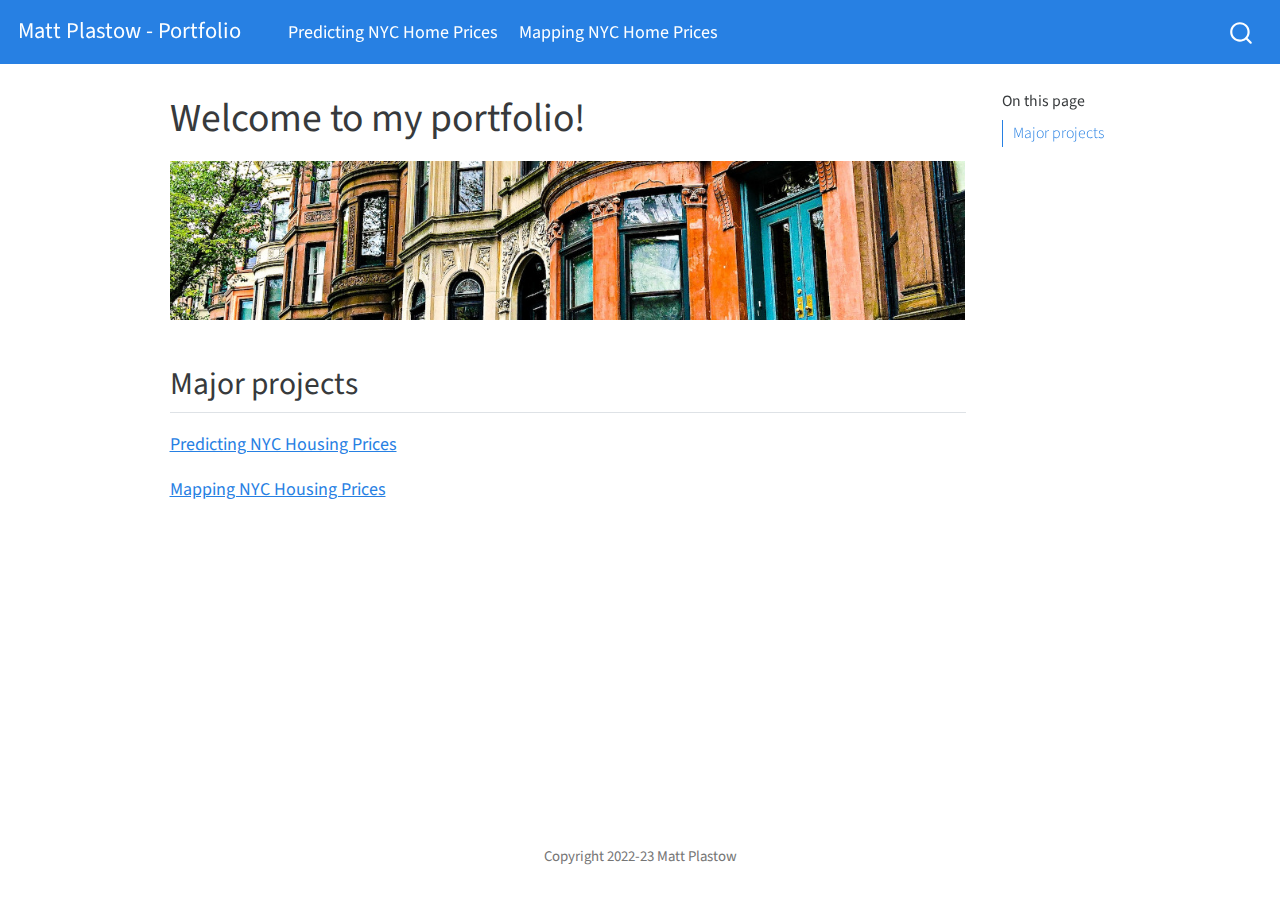
<file: docs/index.html>
<!DOCTYPE html>
<html xmlns="http://www.w3.org/1999/xhtml" lang="en" xml:lang="en"><head>

<meta charset="utf-8">
<meta name="generator" content="quarto-1.1.251">

<meta name="viewport" content="width=device-width, initial-scale=1.0, user-scalable=yes">


<title>Matt Plastow - Portfolio - Welcome to my portfolio!</title>
<style>
code{white-space: pre-wrap;}
span.smallcaps{font-variant: small-caps;}
div.columns{display: flex; gap: min(4vw, 1.5em);}
div.column{flex: auto; overflow-x: auto;}
div.hanging-indent{margin-left: 1.5em; text-indent: -1.5em;}
ul.task-list{list-style: none;}
ul.task-list li input[type="checkbox"] {
  width: 0.8em;
  margin: 0 0.8em 0.2em -1.6em;
  vertical-align: middle;
}
</style>


<script src="site_libs/quarto-nav/quarto-nav.js"></script>
<script src="site_libs/quarto-nav/headroom.min.js"></script>
<script src="site_libs/clipboard/clipboard.min.js"></script>
<script src="site_libs/quarto-search/autocomplete.umd.js"></script>
<script src="site_libs/quarto-search/fuse.min.js"></script>
<script src="site_libs/quarto-search/quarto-search.js"></script>
<meta name="quarto:offset" content="./">
<script src="site_libs/quarto-html/quarto.js"></script>
<script src="site_libs/quarto-html/popper.min.js"></script>
<script src="site_libs/quarto-html/tippy.umd.min.js"></script>
<script src="site_libs/quarto-html/anchor.min.js"></script>
<link href="site_libs/quarto-html/tippy.css" rel="stylesheet">
<link href="site_libs/quarto-html/quarto-syntax-highlighting.css" rel="stylesheet" id="quarto-text-highlighting-styles">
<script src="site_libs/bootstrap/bootstrap.min.js"></script>
<link href="site_libs/bootstrap/bootstrap-icons.css" rel="stylesheet">
<link href="site_libs/bootstrap/bootstrap.min.css" rel="stylesheet" id="quarto-bootstrap" data-mode="light">
<script id="quarto-search-options" type="application/json">{
  "location": "navbar",
  "copy-button": false,
  "collapse-after": 3,
  "panel-placement": "end",
  "type": "overlay",
  "limit": 20,
  "language": {
    "search-no-results-text": "No results",
    "search-matching-documents-text": "matching documents",
    "search-copy-link-title": "Copy link to search",
    "search-hide-matches-text": "Hide additional matches",
    "search-more-match-text": "more match in this document",
    "search-more-matches-text": "more matches in this document",
    "search-clear-button-title": "Clear",
    "search-detached-cancel-button-title": "Cancel",
    "search-submit-button-title": "Submit"
  }
}</script>


<link rel="stylesheet" href="styles.css">
</head>

<body class="nav-fixed">

<div id="quarto-search-results"></div>
  <header id="quarto-header" class="headroom fixed-top">
    <nav class="navbar navbar-expand-lg navbar-dark ">
      <div class="navbar-container container-fluid">
      <div class="navbar-brand-container">
    <a class="navbar-brand" href="./index.html">
    <span class="navbar-title">Matt Plastow - Portfolio</span>
    </a>
  </div>
          <button class="navbar-toggler" type="button" data-bs-toggle="collapse" data-bs-target="#navbarCollapse" aria-controls="navbarCollapse" aria-expanded="false" aria-label="Toggle navigation" onclick="if (window.quartoToggleHeadroom) { window.quartoToggleHeadroom(); }">
  <span class="navbar-toggler-icon"></span>
</button>
          <div class="collapse navbar-collapse" id="navbarCollapse">
            <ul class="navbar-nav navbar-nav-scroll me-auto">
  <li class="nav-item">
    <a class="nav-link" href="./analysis_summary.html">Predicting NYC Home Prices</a>
  </li>  
  <li class="nav-item">
    <a class="nav-link" href="./leaflet_maps_sfh_2021.html">Mapping NYC Home Prices</a>
  </li>  
</ul>
              <div id="quarto-search" class="" title="Search"></div>
          </div> <!-- /navcollapse -->
      </div> <!-- /container-fluid -->
    </nav>
</header>
<!-- content -->
<div id="quarto-content" class="quarto-container page-columns page-rows-contents page-layout-article page-navbar">
<!-- sidebar -->
<!-- margin-sidebar -->
    <div id="quarto-margin-sidebar" class="sidebar margin-sidebar">
        <nav id="TOC" role="doc-toc" class="toc-active">
    <h2 id="toc-title">On this page</h2>
   
  <ul>
  <li><a href="#major-projects" id="toc-major-projects" class="nav-link active" data-scroll-target="#major-projects">Major projects</a></li>
  </ul>
</nav>
    </div>
<!-- main -->
<main class="content" id="quarto-document-content">

<header id="title-block-header" class="quarto-title-block default">
<div class="quarto-title">
<h1 class="title">Welcome to my portfolio!</h1>
</div>



<div class="quarto-title-meta">

    
    
  </div>
  

</header>

<div class="quarto-figure quarto-figure-center">
<figure class="figure">
<p><a href="https://unsplash.com/photos/NHgKQCaor8E"><img src="images/axp-photography-NHgKQCaor8E-unsplash_1000x200.jpg" class="img-fluid figure-img"></a></p>
</figure>
</div>
<section id="major-projects" class="level2">
<h2 class="anchored" data-anchor-id="major-projects">Major projects</h2>
<p><a href="./analysis_summary.html">Predicting NYC Housing Prices</a></p>
<p><a href="./leaflet_maps_sfh_2021.html">Mapping NYC Housing Prices</a></p>


</section>

</main> <!-- /main -->
<script id="quarto-html-after-body" type="application/javascript">
window.document.addEventListener("DOMContentLoaded", function (event) {
  const toggleBodyColorMode = (bsSheetEl) => {
    const mode = bsSheetEl.getAttribute("data-mode");
    const bodyEl = window.document.querySelector("body");
    if (mode === "dark") {
      bodyEl.classList.add("quarto-dark");
      bodyEl.classList.remove("quarto-light");
    } else {
      bodyEl.classList.add("quarto-light");
      bodyEl.classList.remove("quarto-dark");
    }
  }
  const toggleBodyColorPrimary = () => {
    const bsSheetEl = window.document.querySelector("link#quarto-bootstrap");
    if (bsSheetEl) {
      toggleBodyColorMode(bsSheetEl);
    }
  }
  toggleBodyColorPrimary();  
  const icon = "";
  const anchorJS = new window.AnchorJS();
  anchorJS.options = {
    placement: 'right',
    icon: icon
  };
  anchorJS.add('.anchored');
  const clipboard = new window.ClipboardJS('.code-copy-button', {
    target: function(trigger) {
      return trigger.previousElementSibling;
    }
  });
  clipboard.on('success', function(e) {
    // button target
    const button = e.trigger;
    // don't keep focus
    button.blur();
    // flash "checked"
    button.classList.add('code-copy-button-checked');
    var currentTitle = button.getAttribute("title");
    button.setAttribute("title", "Copied!");
    setTimeout(function() {
      button.setAttribute("title", currentTitle);
      button.classList.remove('code-copy-button-checked');
    }, 1000);
    // clear code selection
    e.clearSelection();
  });
  function tippyHover(el, contentFn) {
    const config = {
      allowHTML: true,
      content: contentFn,
      maxWidth: 500,
      delay: 100,
      arrow: false,
      appendTo: function(el) {
          return el.parentElement;
      },
      interactive: true,
      interactiveBorder: 10,
      theme: 'quarto',
      placement: 'bottom-start'
    };
    window.tippy(el, config); 
  }
  const noterefs = window.document.querySelectorAll('a[role="doc-noteref"]');
  for (var i=0; i<noterefs.length; i++) {
    const ref = noterefs[i];
    tippyHover(ref, function() {
      // use id or data attribute instead here
      let href = ref.getAttribute('data-footnote-href') || ref.getAttribute('href');
      try { href = new URL(href).hash; } catch {}
      const id = href.replace(/^#\/?/, "");
      const note = window.document.getElementById(id);
      return note.innerHTML;
    });
  }
  var bibliorefs = window.document.querySelectorAll('a[role="doc-biblioref"]');
  for (var i=0; i<bibliorefs.length; i++) {
    const ref = bibliorefs[i];
    const cites = ref.parentNode.getAttribute('data-cites').split(' ');
    tippyHover(ref, function() {
      var popup = window.document.createElement('div');
      cites.forEach(function(cite) {
        var citeDiv = window.document.createElement('div');
        citeDiv.classList.add('hanging-indent');
        citeDiv.classList.add('csl-entry');
        var biblioDiv = window.document.getElementById('ref-' + cite);
        if (biblioDiv) {
          citeDiv.innerHTML = biblioDiv.innerHTML;
        }
        popup.appendChild(citeDiv);
      });
      return popup.innerHTML;
    });
  }
});
</script>
</div> <!-- /content -->
<footer class="footer">
  <div class="nav-footer">
      <div class="nav-footer-center">Copyright 2022-23 Matt Plastow</div>
  </div>
</footer>



</body></html>
</file>
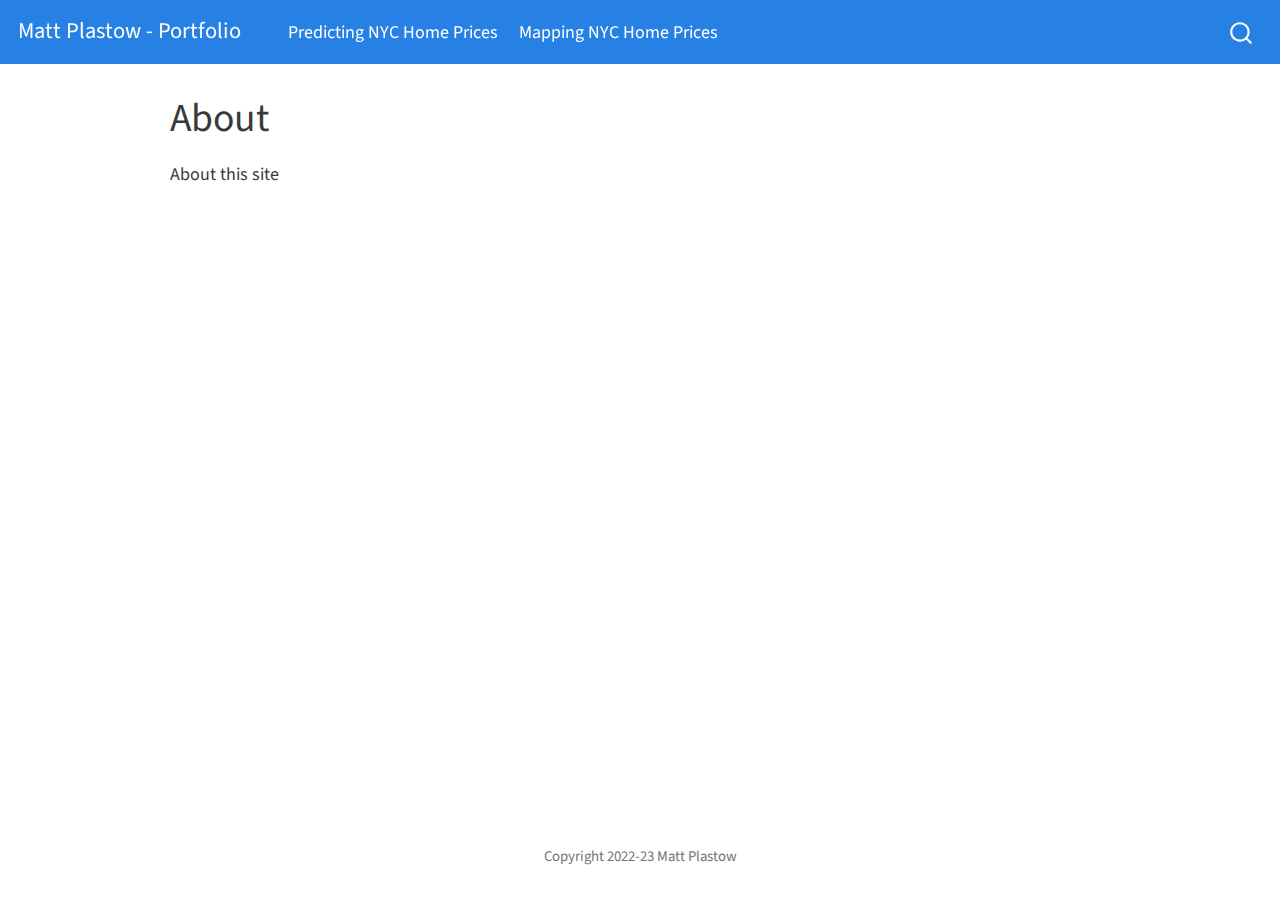
<file: docs/about.html>
<!DOCTYPE html>
<html xmlns="http://www.w3.org/1999/xhtml" lang="en" xml:lang="en"><head>

<meta charset="utf-8">
<meta name="generator" content="quarto-1.1.251">

<meta name="viewport" content="width=device-width, initial-scale=1.0, user-scalable=yes">


<title>Matt Plastow - Portfolio - About</title>
<style>
code{white-space: pre-wrap;}
span.smallcaps{font-variant: small-caps;}
div.columns{display: flex; gap: min(4vw, 1.5em);}
div.column{flex: auto; overflow-x: auto;}
div.hanging-indent{margin-left: 1.5em; text-indent: -1.5em;}
ul.task-list{list-style: none;}
ul.task-list li input[type="checkbox"] {
  width: 0.8em;
  margin: 0 0.8em 0.2em -1.6em;
  vertical-align: middle;
}
</style>


<script src="site_libs/quarto-nav/quarto-nav.js"></script>
<script src="site_libs/quarto-nav/headroom.min.js"></script>
<script src="site_libs/clipboard/clipboard.min.js"></script>
<script src="site_libs/quarto-search/autocomplete.umd.js"></script>
<script src="site_libs/quarto-search/fuse.min.js"></script>
<script src="site_libs/quarto-search/quarto-search.js"></script>
<meta name="quarto:offset" content="./">
<script src="site_libs/quarto-html/quarto.js"></script>
<script src="site_libs/quarto-html/popper.min.js"></script>
<script src="site_libs/quarto-html/tippy.umd.min.js"></script>
<script src="site_libs/quarto-html/anchor.min.js"></script>
<link href="site_libs/quarto-html/tippy.css" rel="stylesheet">
<link href="site_libs/quarto-html/quarto-syntax-highlighting.css" rel="stylesheet" id="quarto-text-highlighting-styles">
<script src="site_libs/bootstrap/bootstrap.min.js"></script>
<link href="site_libs/bootstrap/bootstrap-icons.css" rel="stylesheet">
<link href="site_libs/bootstrap/bootstrap.min.css" rel="stylesheet" id="quarto-bootstrap" data-mode="light">
<script id="quarto-search-options" type="application/json">{
  "location": "navbar",
  "copy-button": false,
  "collapse-after": 3,
  "panel-placement": "end",
  "type": "overlay",
  "limit": 20,
  "language": {
    "search-no-results-text": "No results",
    "search-matching-documents-text": "matching documents",
    "search-copy-link-title": "Copy link to search",
    "search-hide-matches-text": "Hide additional matches",
    "search-more-match-text": "more match in this document",
    "search-more-matches-text": "more matches in this document",
    "search-clear-button-title": "Clear",
    "search-detached-cancel-button-title": "Cancel",
    "search-submit-button-title": "Submit"
  }
}</script>


<link rel="stylesheet" href="styles.css">
</head>

<body class="nav-fixed">

<div id="quarto-search-results"></div>
  <header id="quarto-header" class="headroom fixed-top">
    <nav class="navbar navbar-expand-lg navbar-dark ">
      <div class="navbar-container container-fluid">
      <div class="navbar-brand-container">
    <a class="navbar-brand" href="./index.html">
    <span class="navbar-title">Matt Plastow - Portfolio</span>
    </a>
  </div>
          <button class="navbar-toggler" type="button" data-bs-toggle="collapse" data-bs-target="#navbarCollapse" aria-controls="navbarCollapse" aria-expanded="false" aria-label="Toggle navigation" onclick="if (window.quartoToggleHeadroom) { window.quartoToggleHeadroom(); }">
  <span class="navbar-toggler-icon"></span>
</button>
          <div class="collapse navbar-collapse" id="navbarCollapse">
            <ul class="navbar-nav navbar-nav-scroll me-auto">
  <li class="nav-item">
    <a class="nav-link" href="./analysis_summary.html">Predicting NYC Home Prices</a>
  </li>  
  <li class="nav-item">
    <a class="nav-link" href="./leaflet_maps_sfh_2021.html">Mapping NYC Home Prices</a>
  </li>  
</ul>
              <div id="quarto-search" class="" title="Search"></div>
          </div> <!-- /navcollapse -->
      </div> <!-- /container-fluid -->
    </nav>
</header>
<!-- content -->
<div id="quarto-content" class="quarto-container page-columns page-rows-contents page-layout-article page-navbar">
<!-- sidebar -->
<!-- margin-sidebar -->
    <div id="quarto-margin-sidebar" class="sidebar margin-sidebar">
        
    </div>
<!-- main -->
<main class="content" id="quarto-document-content">

<header id="title-block-header" class="quarto-title-block default">
<div class="quarto-title">
<h1 class="title">About</h1>
</div>



<div class="quarto-title-meta">

    
    
  </div>
  

</header>

<p>About this site</p>



</main> <!-- /main -->
<script id="quarto-html-after-body" type="application/javascript">
window.document.addEventListener("DOMContentLoaded", function (event) {
  const toggleBodyColorMode = (bsSheetEl) => {
    const mode = bsSheetEl.getAttribute("data-mode");
    const bodyEl = window.document.querySelector("body");
    if (mode === "dark") {
      bodyEl.classList.add("quarto-dark");
      bodyEl.classList.remove("quarto-light");
    } else {
      bodyEl.classList.add("quarto-light");
      bodyEl.classList.remove("quarto-dark");
    }
  }
  const toggleBodyColorPrimary = () => {
    const bsSheetEl = window.document.querySelector("link#quarto-bootstrap");
    if (bsSheetEl) {
      toggleBodyColorMode(bsSheetEl);
    }
  }
  toggleBodyColorPrimary();  
  const icon = "";
  const anchorJS = new window.AnchorJS();
  anchorJS.options = {
    placement: 'right',
    icon: icon
  };
  anchorJS.add('.anchored');
  const clipboard = new window.ClipboardJS('.code-copy-button', {
    target: function(trigger) {
      return trigger.previousElementSibling;
    }
  });
  clipboard.on('success', function(e) {
    // button target
    const button = e.trigger;
    // don't keep focus
    button.blur();
    // flash "checked"
    button.classList.add('code-copy-button-checked');
    var currentTitle = button.getAttribute("title");
    button.setAttribute("title", "Copied!");
    setTimeout(function() {
      button.setAttribute("title", currentTitle);
      button.classList.remove('code-copy-button-checked');
    }, 1000);
    // clear code selection
    e.clearSelection();
  });
  function tippyHover(el, contentFn) {
    const config = {
      allowHTML: true,
      content: contentFn,
      maxWidth: 500,
      delay: 100,
      arrow: false,
      appendTo: function(el) {
          return el.parentElement;
      },
      interactive: true,
      interactiveBorder: 10,
      theme: 'quarto',
      placement: 'bottom-start'
    };
    window.tippy(el, config); 
  }
  const noterefs = window.document.querySelectorAll('a[role="doc-noteref"]');
  for (var i=0; i<noterefs.length; i++) {
    const ref = noterefs[i];
    tippyHover(ref, function() {
      // use id or data attribute instead here
      let href = ref.getAttribute('data-footnote-href') || ref.getAttribute('href');
      try { href = new URL(href).hash; } catch {}
      const id = href.replace(/^#\/?/, "");
      const note = window.document.getElementById(id);
      return note.innerHTML;
    });
  }
  var bibliorefs = window.document.querySelectorAll('a[role="doc-biblioref"]');
  for (var i=0; i<bibliorefs.length; i++) {
    const ref = bibliorefs[i];
    const cites = ref.parentNode.getAttribute('data-cites').split(' ');
    tippyHover(ref, function() {
      var popup = window.document.createElement('div');
      cites.forEach(function(cite) {
        var citeDiv = window.document.createElement('div');
        citeDiv.classList.add('hanging-indent');
        citeDiv.classList.add('csl-entry');
        var biblioDiv = window.document.getElementById('ref-' + cite);
        if (biblioDiv) {
          citeDiv.innerHTML = biblioDiv.innerHTML;
        }
        popup.appendChild(citeDiv);
      });
      return popup.innerHTML;
    });
  }
});
</script>
</div> <!-- /content -->
<footer class="footer">
  <div class="nav-footer">
      <div class="nav-footer-center">Copyright 2022-23 Matt Plastow</div>
  </div>
</footer>



</body></html>
</file>
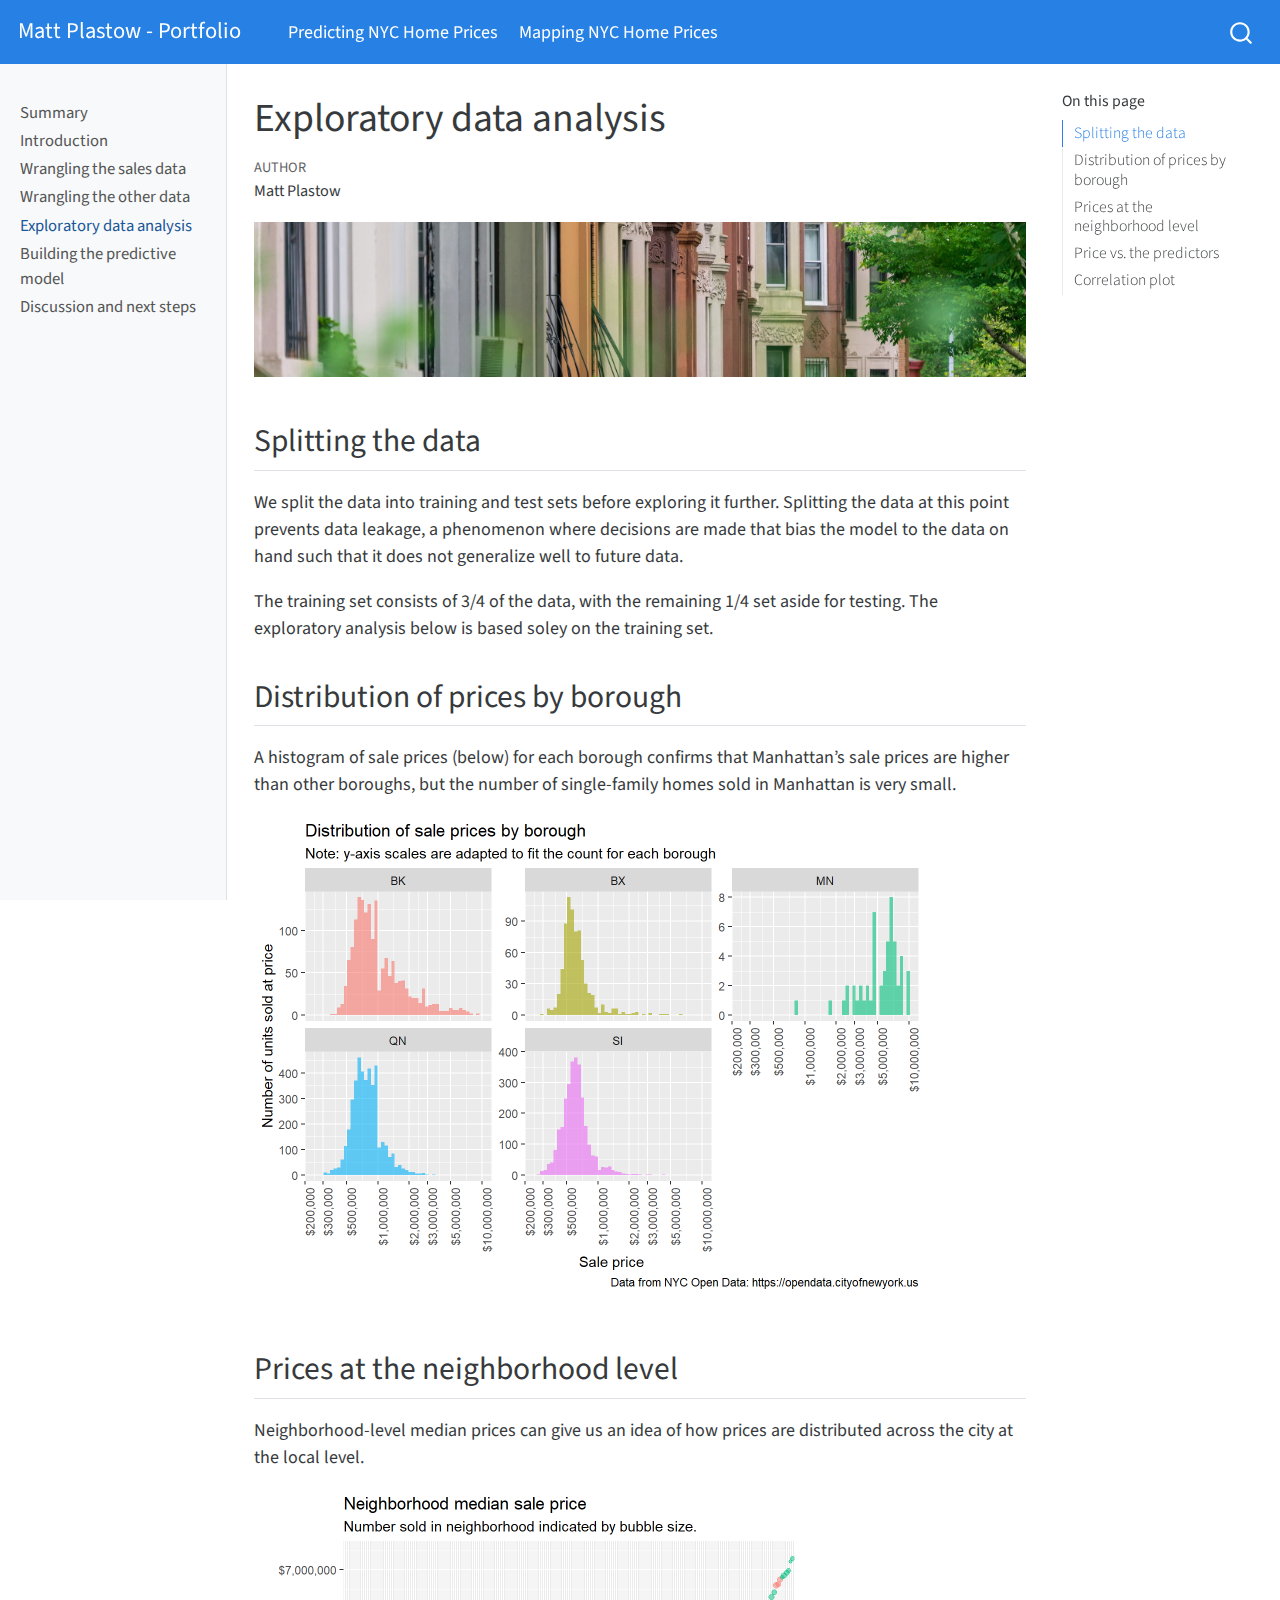
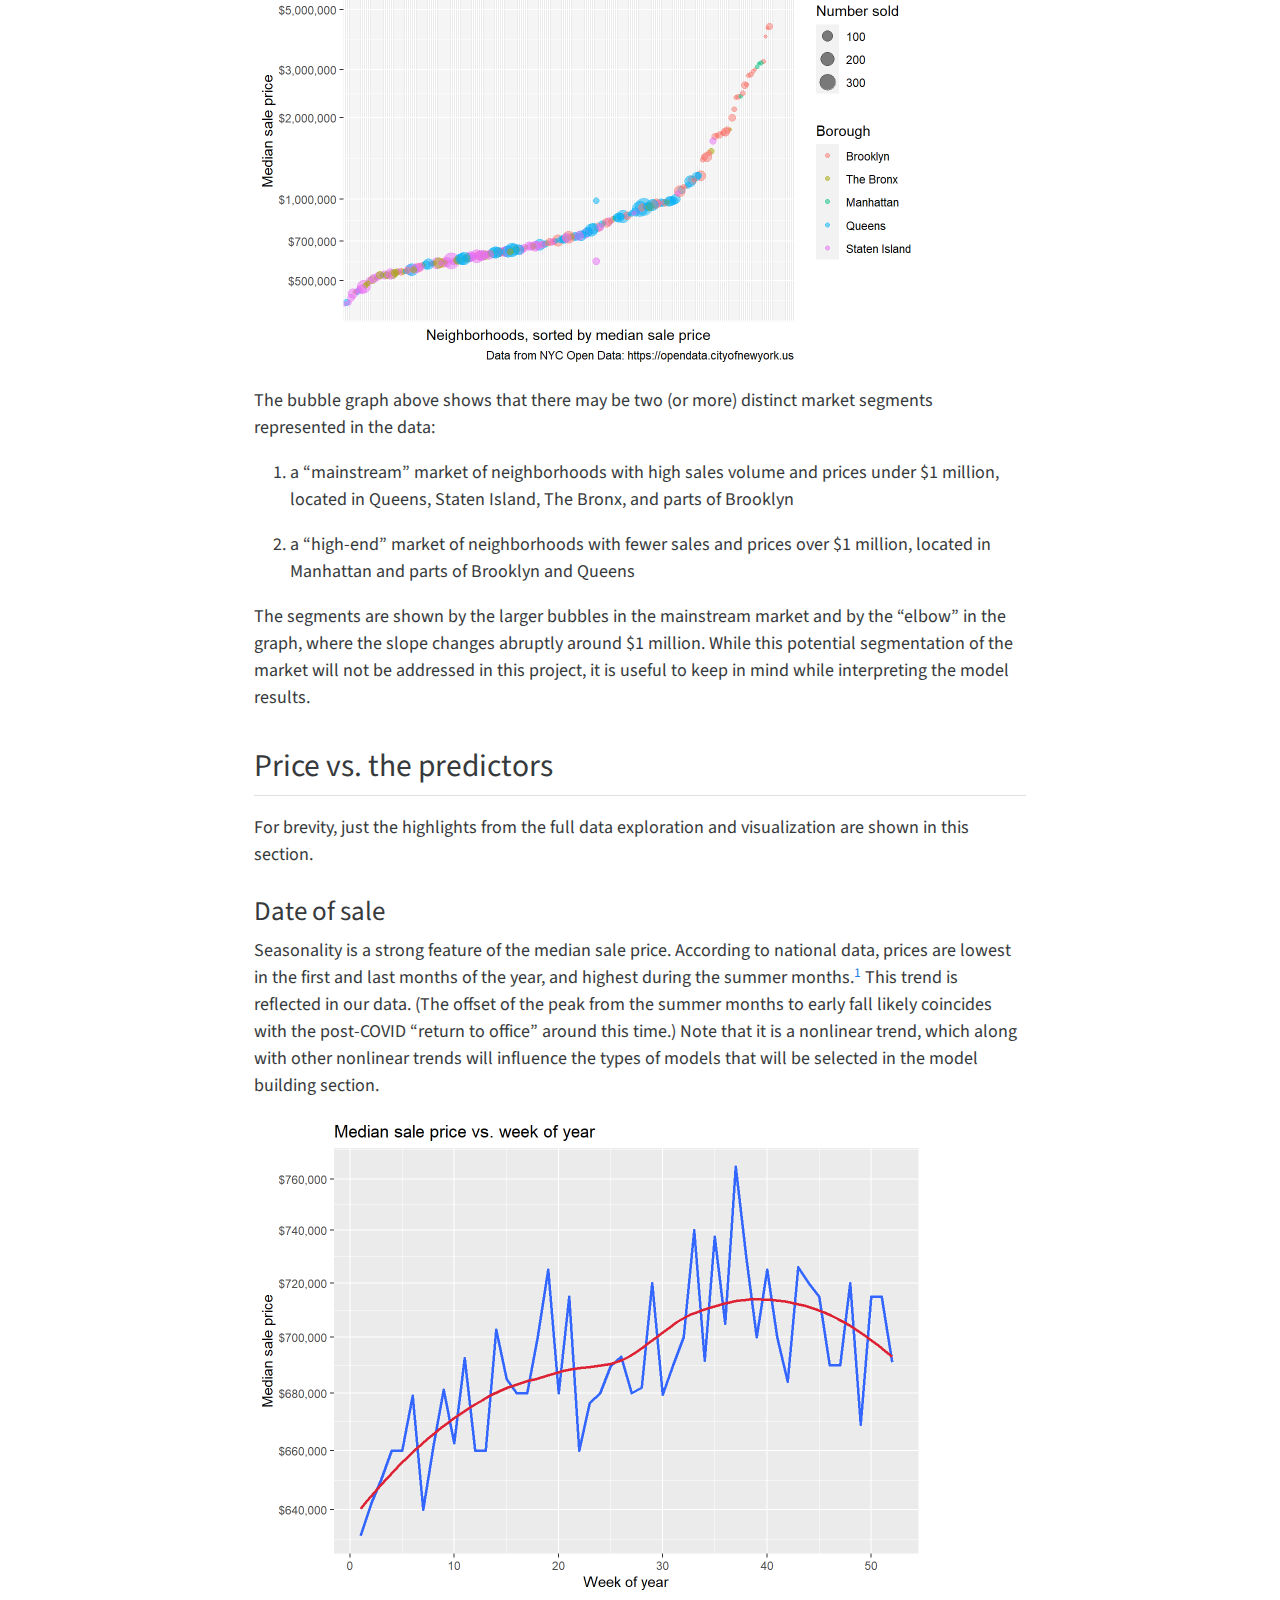
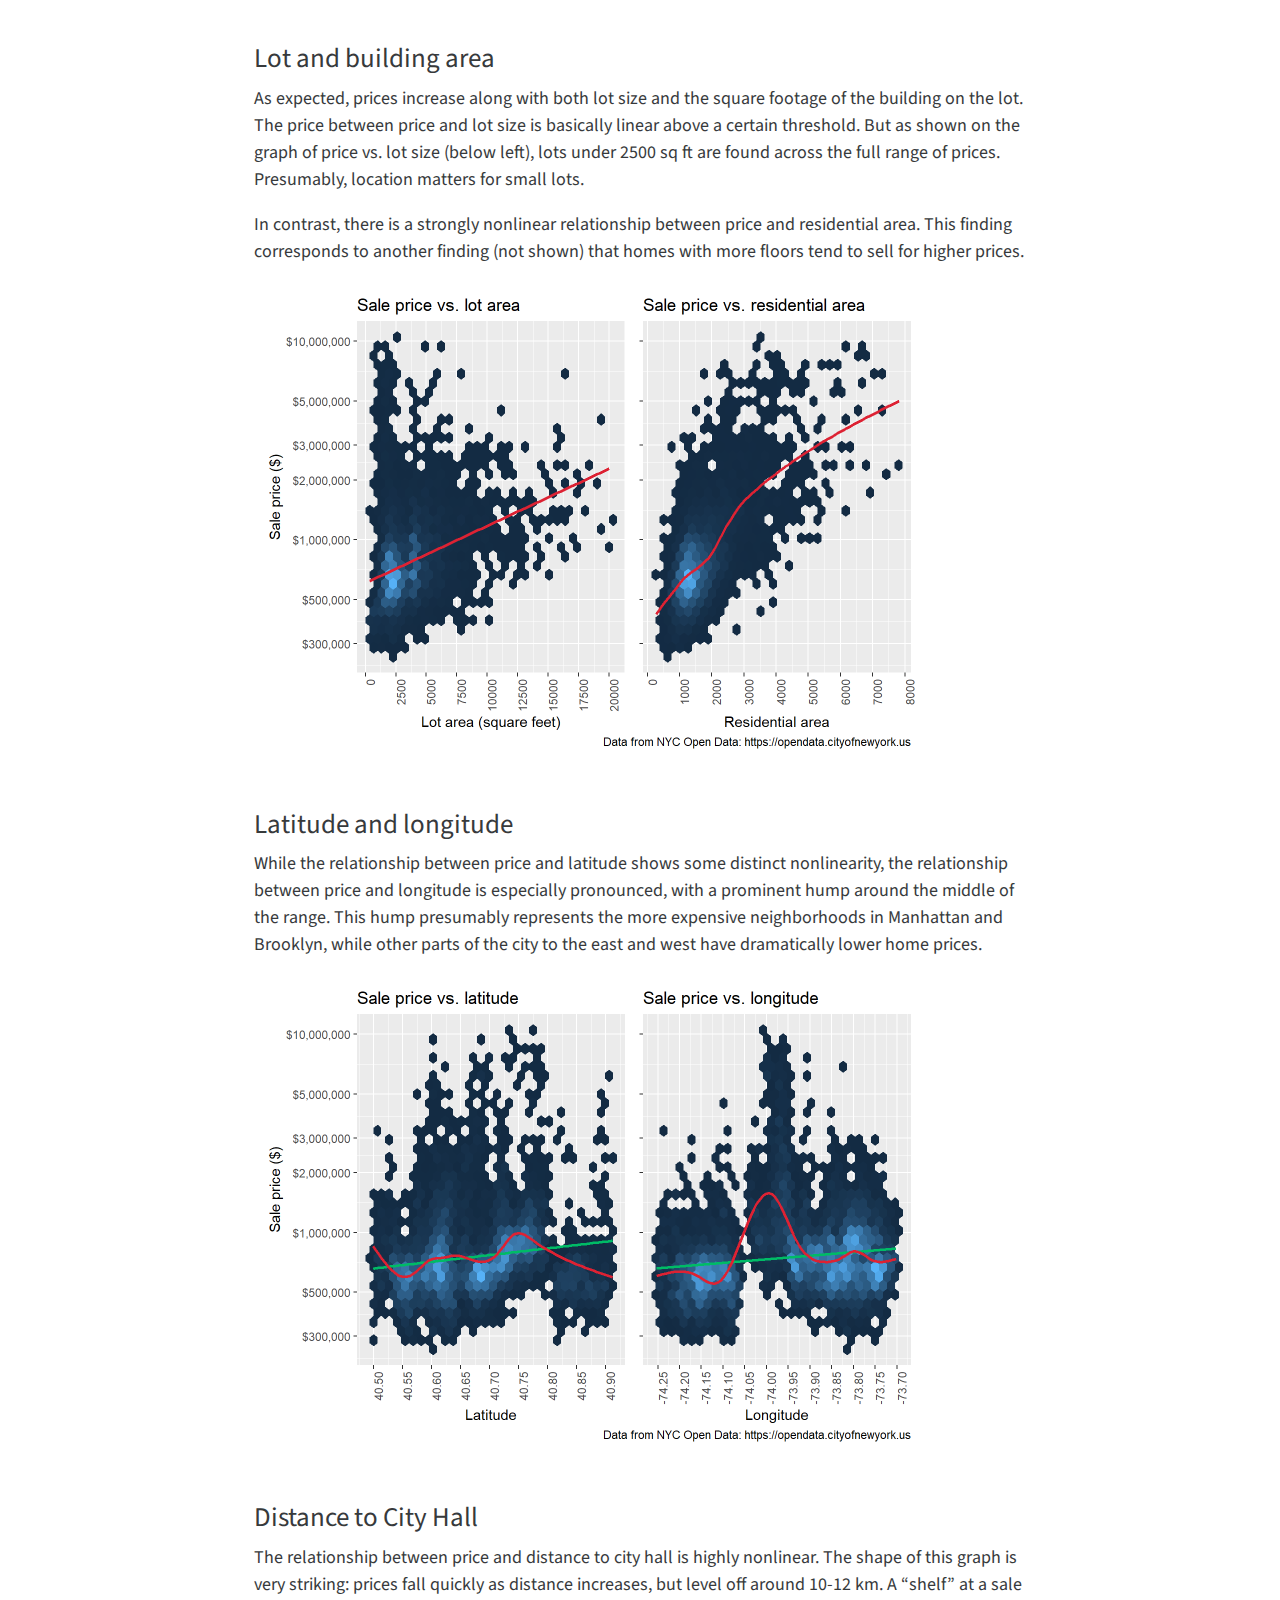
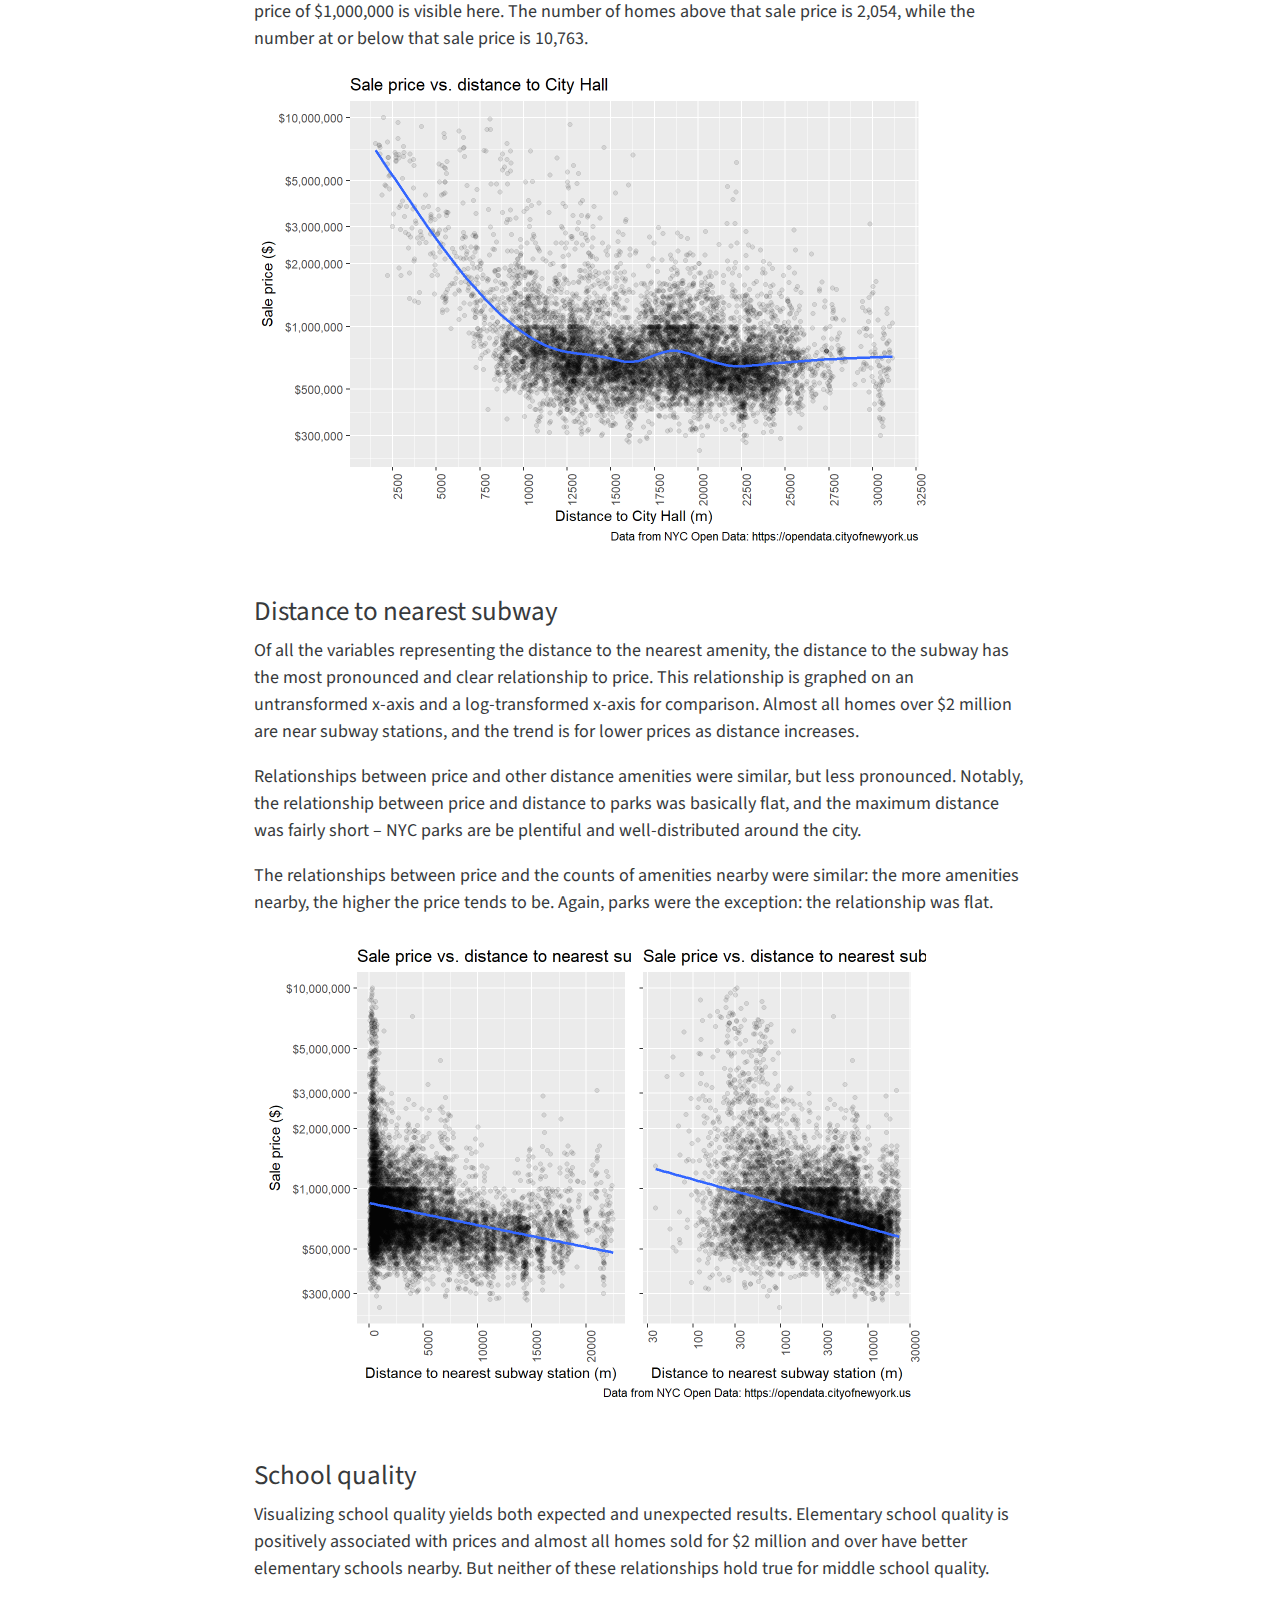
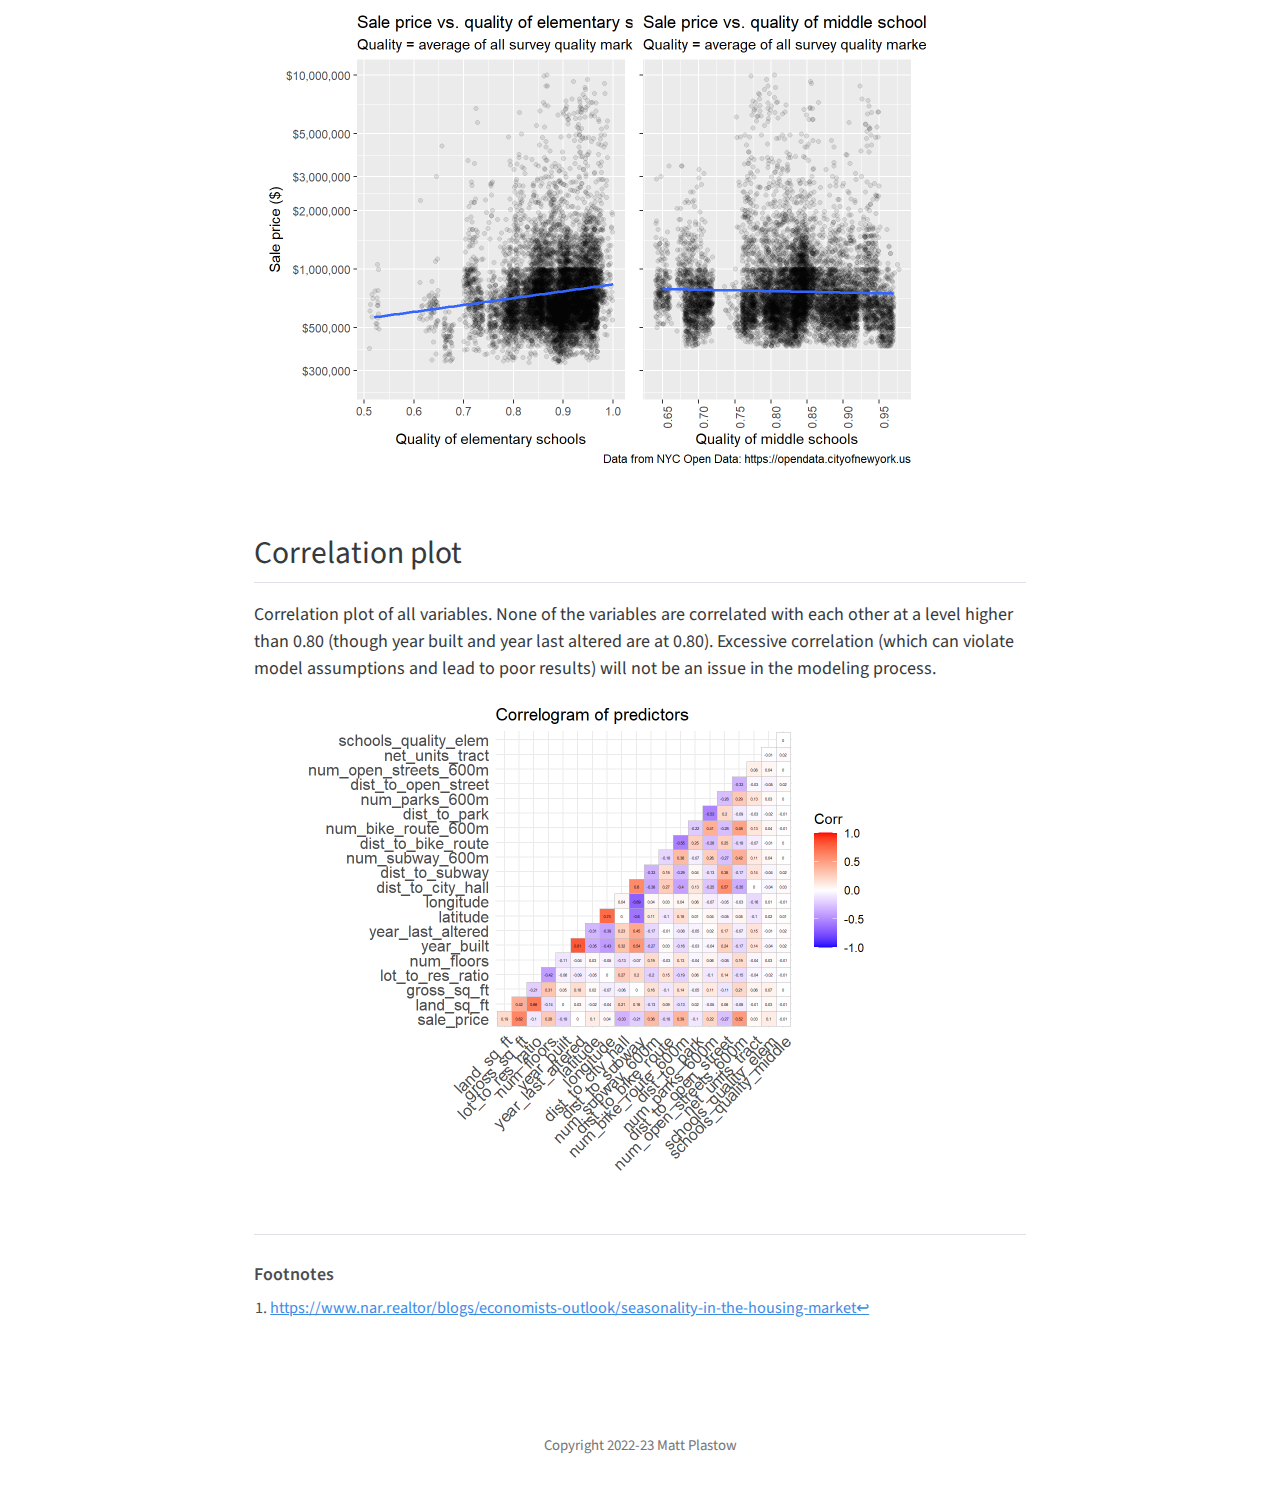
<file: docs/analysis_eda.html>
<!DOCTYPE html>
<html xmlns="http://www.w3.org/1999/xhtml" lang="en" xml:lang="en"><head>

<meta charset="utf-8">
<meta name="generator" content="quarto-1.1.251">

<meta name="viewport" content="width=device-width, initial-scale=1.0, user-scalable=yes">

<meta name="author" content="Matt Plastow">

<title>Matt Plastow - Portfolio - Exploratory data analysis</title>
<style>
code{white-space: pre-wrap;}
span.smallcaps{font-variant: small-caps;}
div.columns{display: flex; gap: min(4vw, 1.5em);}
div.column{flex: auto; overflow-x: auto;}
div.hanging-indent{margin-left: 1.5em; text-indent: -1.5em;}
ul.task-list{list-style: none;}
ul.task-list li input[type="checkbox"] {
  width: 0.8em;
  margin: 0 0.8em 0.2em -1.6em;
  vertical-align: middle;
}
</style>


<script src="site_libs/quarto-nav/quarto-nav.js"></script>
<script src="site_libs/quarto-nav/headroom.min.js"></script>
<script src="site_libs/clipboard/clipboard.min.js"></script>
<script src="site_libs/quarto-search/autocomplete.umd.js"></script>
<script src="site_libs/quarto-search/fuse.min.js"></script>
<script src="site_libs/quarto-search/quarto-search.js"></script>
<meta name="quarto:offset" content="./">
<script src="site_libs/quarto-html/quarto.js"></script>
<script src="site_libs/quarto-html/popper.min.js"></script>
<script src="site_libs/quarto-html/tippy.umd.min.js"></script>
<script src="site_libs/quarto-html/anchor.min.js"></script>
<link href="site_libs/quarto-html/tippy.css" rel="stylesheet">
<link href="site_libs/quarto-html/quarto-syntax-highlighting.css" rel="stylesheet" id="quarto-text-highlighting-styles">
<script src="site_libs/bootstrap/bootstrap.min.js"></script>
<link href="site_libs/bootstrap/bootstrap-icons.css" rel="stylesheet">
<link href="site_libs/bootstrap/bootstrap.min.css" rel="stylesheet" id="quarto-bootstrap" data-mode="light">
<script id="quarto-search-options" type="application/json">{
  "location": "navbar",
  "copy-button": false,
  "collapse-after": 3,
  "panel-placement": "end",
  "type": "overlay",
  "limit": 20,
  "language": {
    "search-no-results-text": "No results",
    "search-matching-documents-text": "matching documents",
    "search-copy-link-title": "Copy link to search",
    "search-hide-matches-text": "Hide additional matches",
    "search-more-match-text": "more match in this document",
    "search-more-matches-text": "more matches in this document",
    "search-clear-button-title": "Clear",
    "search-detached-cancel-button-title": "Cancel",
    "search-submit-button-title": "Submit"
  }
}</script>


<link rel="stylesheet" href="styles.css">
</head>

<body class="nav-sidebar docked nav-fixed">

<div id="quarto-search-results"></div>
  <header id="quarto-header" class="headroom fixed-top">
    <nav class="navbar navbar-expand-lg navbar-dark ">
      <div class="navbar-container container-fluid">
      <div class="navbar-brand-container">
    <a class="navbar-brand" href="./index.html">
    <span class="navbar-title">Matt Plastow - Portfolio</span>
    </a>
  </div>
          <button class="navbar-toggler" type="button" data-bs-toggle="collapse" data-bs-target="#navbarCollapse" aria-controls="navbarCollapse" aria-expanded="false" aria-label="Toggle navigation" onclick="if (window.quartoToggleHeadroom) { window.quartoToggleHeadroom(); }">
  <span class="navbar-toggler-icon"></span>
</button>
          <div class="collapse navbar-collapse" id="navbarCollapse">
            <ul class="navbar-nav navbar-nav-scroll me-auto">
  <li class="nav-item">
    <a class="nav-link active" href="./analysis_summary.html" aria-current="page">Predicting NYC Home Prices</a>
  </li>  
  <li class="nav-item">
    <a class="nav-link" href="./leaflet_maps_sfh_2021.html">Mapping NYC Home Prices</a>
  </li>  
</ul>
              <div id="quarto-search" class="" title="Search"></div>
          </div> <!-- /navcollapse -->
      </div> <!-- /container-fluid -->
    </nav>
  <nav class="quarto-secondary-nav" data-bs-toggle="collapse" data-bs-target="#quarto-sidebar" aria-controls="quarto-sidebar" aria-expanded="false" aria-label="Toggle sidebar navigation" onclick="if (window.quartoToggleHeadroom) { window.quartoToggleHeadroom(); }">
    <div class="container-fluid d-flex justify-content-between">
      <h1 class="quarto-secondary-nav-title">Exploratory data analysis</h1>
      <button type="button" class="quarto-btn-toggle btn" aria-label="Show secondary navigation">
        <i class="bi bi-chevron-right"></i>
      </button>
    </div>
  </nav>
</header>
<!-- content -->
<div id="quarto-content" class="quarto-container page-columns page-rows-contents page-layout-article page-navbar">
<!-- sidebar -->
  <nav id="quarto-sidebar" class="sidebar collapse sidebar-navigation docked overflow-auto">
    <div class="sidebar-menu-container"> 
    <ul class="list-unstyled mt-1">
        <li class="sidebar-item">
  <div class="sidebar-item-container"> 
  <a href="./analysis_summary.html" class="sidebar-item-text sidebar-link">Summary</a>
  </div>
</li>
        <li class="sidebar-item">
  <div class="sidebar-item-container"> 
  <a href="./analysis_intro.html" class="sidebar-item-text sidebar-link">Introduction</a>
  </div>
</li>
        <li class="sidebar-item">
  <div class="sidebar-item-container"> 
  <a href="./analysis_wrangling1.html" class="sidebar-item-text sidebar-link">Wrangling the sales data</a>
  </div>
</li>
        <li class="sidebar-item">
  <div class="sidebar-item-container"> 
  <a href="./analysis_wrangling2.html" class="sidebar-item-text sidebar-link">Wrangling the other data</a>
  </div>
</li>
        <li class="sidebar-item">
  <div class="sidebar-item-container"> 
  <a href="./analysis_eda.html" class="sidebar-item-text sidebar-link active">Exploratory data analysis</a>
  </div>
</li>
        <li class="sidebar-item">
  <div class="sidebar-item-container"> 
  <a href="./analysis_model.html" class="sidebar-item-text sidebar-link">Building the predictive model</a>
  </div>
</li>
        <li class="sidebar-item">
  <div class="sidebar-item-container"> 
  <a href="./analysis_outro.html" class="sidebar-item-text sidebar-link">Discussion and next steps</a>
  </div>
</li>
    </ul>
    </div>
</nav>
<!-- margin-sidebar -->
    <div id="quarto-margin-sidebar" class="sidebar margin-sidebar">
        <nav id="TOC" role="doc-toc" class="toc-active">
    <h2 id="toc-title">On this page</h2>
   
  <ul>
  <li><a href="#splitting-the-data" id="toc-splitting-the-data" class="nav-link active" data-scroll-target="#splitting-the-data">Splitting the data</a></li>
  <li><a href="#distribution-of-prices-by-borough" id="toc-distribution-of-prices-by-borough" class="nav-link" data-scroll-target="#distribution-of-prices-by-borough">Distribution of prices by borough</a></li>
  <li><a href="#prices-at-the-neighborhood-level" id="toc-prices-at-the-neighborhood-level" class="nav-link" data-scroll-target="#prices-at-the-neighborhood-level">Prices at the neighborhood level</a></li>
  <li><a href="#price-vs.-the-predictors" id="toc-price-vs.-the-predictors" class="nav-link" data-scroll-target="#price-vs.-the-predictors">Price vs.&nbsp;the predictors</a>
  <ul class="collapse">
  <li><a href="#date-of-sale" id="toc-date-of-sale" class="nav-link" data-scroll-target="#date-of-sale">Date of sale</a></li>
  <li><a href="#lot-and-building-area" id="toc-lot-and-building-area" class="nav-link" data-scroll-target="#lot-and-building-area">Lot and building area</a></li>
  <li><a href="#latitude-and-longitude" id="toc-latitude-and-longitude" class="nav-link" data-scroll-target="#latitude-and-longitude">Latitude and longitude</a></li>
  <li><a href="#distance-to-city-hall" id="toc-distance-to-city-hall" class="nav-link" data-scroll-target="#distance-to-city-hall">Distance to City Hall</a></li>
  <li><a href="#distance-to-nearest-subway" id="toc-distance-to-nearest-subway" class="nav-link" data-scroll-target="#distance-to-nearest-subway">Distance to nearest subway</a></li>
  <li><a href="#school-quality" id="toc-school-quality" class="nav-link" data-scroll-target="#school-quality">School quality</a></li>
  </ul></li>
  <li><a href="#correlation-plot" id="toc-correlation-plot" class="nav-link" data-scroll-target="#correlation-plot">Correlation plot</a></li>
  </ul>
</nav>
    </div>
<!-- main -->
<main class="content" id="quarto-document-content">

<header id="title-block-header" class="quarto-title-block default">
<div class="quarto-title">
<h1 class="title d-none d-lg-block">Exploratory data analysis</h1>
</div>



<div class="quarto-title-meta">

    <div>
    <div class="quarto-title-meta-heading">Author</div>
    <div class="quarto-title-meta-contents">
             <p>Matt Plastow </p>
          </div>
  </div>
    
    
  </div>
  

</header>

<div class="quarto-figure quarto-figure-center">
<figure class="figure">
<p><a href="https://unsplash.com/photos/RSILUMwabqc"><img src="images/avi-werde-RSILUMwabqc-unsplash_1000x200.jpg" class="img-fluid figure-img"></a></p>
</figure>
</div>
<section id="splitting-the-data" class="level2">
<h2 class="anchored" data-anchor-id="splitting-the-data">Splitting the data</h2>
<p>We split the data into training and test sets before exploring it further. Splitting the data at this point prevents data leakage, a phenomenon where decisions are made that bias the model to the data on hand such that it does not generalize well to future data.</p>
<p>The training set consists of 3/4 of the data, with the remaining 1/4 set aside for testing. The exploratory analysis below is based soley on the training set.</p>
<div class="cell" data-hash="analysis_eda_cache/html/unnamed-chunk-3_7ced148b03f6c0b20d2c6f22b447ce8c">

</div>
</section>
<section id="distribution-of-prices-by-borough" class="level2">
<h2 class="anchored" data-anchor-id="distribution-of-prices-by-borough">Distribution of prices by borough</h2>
<p>A histogram of sale prices (below) for each borough confirms that Manhattan’s sale prices are higher than other boroughs, but the number of single-family homes sold in Manhattan is very small.</p>
<div class="cell" data-hash="analysis_eda_cache/html/unnamed-chunk-4_71d0cc51771f5b913f48d3eeb838b96b">
<div class="cell-output-display">
<p><img src="analysis_eda_files/figure-html/unnamed-chunk-4-1.png" class="img-fluid" width="672"></p>
</div>
</div>
</section>
<section id="prices-at-the-neighborhood-level" class="level2">
<h2 class="anchored" data-anchor-id="prices-at-the-neighborhood-level">Prices at the neighborhood level</h2>
<p>Neighborhood-level median prices can give us an idea of how prices are distributed across the city at the local level.</p>
<div class="cell" data-hash="analysis_eda_cache/html/unnamed-chunk-5_889bfa4a4d9243e06c19970d95a66164">
<div class="cell-output-display">
<p><img src="analysis_eda_files/figure-html/unnamed-chunk-5-1.png" class="img-fluid" width="672"></p>
</div>
</div>
<p>The bubble graph above shows that there may be two (or more) distinct market segments represented in the data:</p>
<ol type="1">
<li><p>a “mainstream” market of neighborhoods with high sales volume and prices under $1 million, located in Queens, Staten Island, The Bronx, and parts of Brooklyn</p></li>
<li><p>a “high-end” market of neighborhoods with fewer sales and prices over $1 million, located in Manhattan and parts of Brooklyn and Queens</p></li>
</ol>
<p>The segments are shown by the larger bubbles in the mainstream market and by the “elbow” in the graph, where the slope changes abruptly around $1 million. While this potential segmentation of the market will not be addressed in this project, it is useful to keep in mind while interpreting the model results.</p>
</section>
<section id="price-vs.-the-predictors" class="level2">
<h2 class="anchored" data-anchor-id="price-vs.-the-predictors">Price vs.&nbsp;the predictors</h2>
<p>For brevity, just the highlights from the full data exploration and visualization are shown in this section.</p>
<section id="date-of-sale" class="level3">
<h3 class="anchored" data-anchor-id="date-of-sale">Date of sale</h3>
<p>Seasonality is a strong feature of the median sale price. According to national data, prices are lowest in the first and last months of the year, and highest during the summer months.<a href="#fn1" class="footnote-ref" id="fnref1" role="doc-noteref"><sup>1</sup></a> This trend is reflected in our data. (The offset of the peak from the summer months to early fall likely coincides with the post-COVID “return to office” around this time.) Note that it is a nonlinear trend, which along with other nonlinear trends will influence the types of models that will be selected in the model building section.</p>
<div class="cell" data-hash="analysis_eda_cache/html/unnamed-chunk-6_29566838bab5cd3d47040dc8d2a1ddef">

</div>
<div class="cell" data-hash="analysis_eda_cache/html/unnamed-chunk-7_a839e5908d5bc0890b5fe99f16985ecd">
<div class="cell-output-display">
<p><img src="analysis_eda_files/figure-html/unnamed-chunk-7-1.png" class="img-fluid" width="672"></p>
</div>
</div>
</section>
<section id="lot-and-building-area" class="level3">
<h3 class="anchored" data-anchor-id="lot-and-building-area">Lot and building area</h3>
<p>As expected, prices increase along with both lot size and the square footage of the building on the lot. The price between price and lot size is basically linear above a certain threshold. But as shown on the graph of price vs.&nbsp;lot size (below left), lots under 2500 sq ft are found across the full range of prices. Presumably, location matters for small lots.</p>
<p>In contrast, there is a strongly nonlinear relationship between price and residential area. This finding corresponds to another finding (not shown) that homes with more floors tend to sell for higher prices.</p>
<div class="cell" data-hash="analysis_eda_cache/html/unnamed-chunk-8_ea85003674eb7de5eb080c55cc74db6e">

</div>
<div class="cell" data-hash="analysis_eda_cache/html/unnamed-chunk-9_981c7b0a954cd644dc91324694fc5096">
<div class="cell-output-display">
<p><img src="analysis_eda_files/figure-html/unnamed-chunk-9-1.png" class="img-fluid" width="672"></p>
</div>
</div>
</section>
<section id="latitude-and-longitude" class="level3">
<h3 class="anchored" data-anchor-id="latitude-and-longitude">Latitude and longitude</h3>
<p>While the relationship between price and latitude shows some distinct nonlinearity, the relationship between price and longitude is especially pronounced, with a prominent hump around the middle of the range. This hump presumably represents the more expensive neighborhoods in Manhattan and Brooklyn, while other parts of the city to the east and west have dramatically lower home prices.</p>
<div class="cell" data-hash="analysis_eda_cache/html/unnamed-chunk-10_2a7a60e6a6768e725bacb56d054a0fc4">

</div>
<div class="cell" data-hash="analysis_eda_cache/html/unnamed-chunk-11_d7c019a135b10778b62bc69f5700bf05">
<div class="cell-output-display">
<p><img src="analysis_eda_files/figure-html/unnamed-chunk-11-1.png" class="img-fluid" width="672"></p>
</div>
</div>
</section>
<section id="distance-to-city-hall" class="level3">
<h3 class="anchored" data-anchor-id="distance-to-city-hall">Distance to City Hall</h3>
<p>The relationship between price and distance to city hall is highly nonlinear. The shape of this graph is very striking: prices fall quickly as distance increases, but level off around 10-12 km. A “shelf” at a sale price of $1,000,000 is visible here. The number of homes above that sale price is 2,054, while the number at or below that sale price is 10,763.</p>
<div class="cell" data-hash="analysis_eda_cache/html/unnamed-chunk-12_cd5e919582432c472007c7dd85879d78">
<div class="cell-output-display">
<p><img src="analysis_eda_files/figure-html/unnamed-chunk-12-1.png" class="img-fluid" width="672"></p>
</div>
</div>
</section>
<section id="distance-to-nearest-subway" class="level3">
<h3 class="anchored" data-anchor-id="distance-to-nearest-subway">Distance to nearest subway</h3>
<p>Of all the variables representing the distance to the nearest amenity, the distance to the subway has the most pronounced and clear relationship to price. This relationship is graphed on an untransformed x-axis and a log-transformed x-axis for comparison. Almost all homes over $2 million are near subway stations, and the trend is for lower prices as distance increases.</p>
<p>Relationships between price and other distance amenities were similar, but less pronounced. Notably, the relationship between price and distance to parks was basically flat, and the maximum distance was fairly short – NYC parks are be plentiful and well-distributed around the city.</p>
<p>The relationships between price and the counts of amenities nearby were similar: the more amenities nearby, the higher the price tends to be. Again, parks were the exception: the relationship was flat.</p>
<div class="cell" data-hash="analysis_eda_cache/html/unnamed-chunk-13_ce640943230113b7392df7b9236ee7a5">

</div>
<div class="cell" data-hash="analysis_eda_cache/html/unnamed-chunk-14_9cf9b61dd772d2fd55ef0e798d50f792">
<div class="cell-output-display">
<p><img src="analysis_eda_files/figure-html/unnamed-chunk-14-1.png" class="img-fluid" width="672"></p>
</div>
</div>
</section>
<section id="school-quality" class="level3">
<h3 class="anchored" data-anchor-id="school-quality">School quality</h3>
<p>Visualizing school quality yields both expected and unexpected results. Elementary school quality is positively associated with prices and almost all homes sold for $2 million and over have better elementary schools nearby. But neither of these relationships hold true for middle school quality.</p>
<div class="cell" data-hash="analysis_eda_cache/html/unnamed-chunk-15_4147a908d0761b95154dbc8d765be89c">

</div>
<div class="cell" data-hash="analysis_eda_cache/html/unnamed-chunk-16_13109579f9bafe870c67e611bf1f6f5f">
<div class="cell-output-display">
<p><img src="analysis_eda_files/figure-html/unnamed-chunk-16-1.png" class="img-fluid" width="672"></p>
</div>
</div>
</section>
</section>
<section id="correlation-plot" class="level2">
<h2 class="anchored" data-anchor-id="correlation-plot">Correlation plot</h2>
<p>Correlation plot of all variables. None of the variables are correlated with each other at a level higher than 0.80 (though year built and year last altered are at 0.80). Excessive correlation (which can violate model assumptions and lead to poor results) will not be an issue in the modeling process.</p>
<div class="cell" data-hash="analysis_eda_cache/html/unnamed-chunk-17_846cecc6fa097bbcafbb34f00c3743eb">

</div>
<div class="cell" data-hash="analysis_eda_cache/html/unnamed-chunk-18_69c984c61698fb0bbf2f56885e01e61a">
<div class="cell-output-display">
<p><img src="analysis_eda_files/figure-html/unnamed-chunk-18-1.png" class="img-fluid" width="672"></p>
</div>
</div>


</section>


<div id="quarto-appendix" class="default"><section id="footnotes" class="footnotes footnotes-end-of-document" role="doc-endnotes"><h2 class="anchored quarto-appendix-heading">Footnotes</h2>

<ol>
<li id="fn1"><p><a href="https://www.nar.realtor/blogs/economists-outlook/seasonality-in-the-housing-market" class="uri">https://www.nar.realtor/blogs/economists-outlook/seasonality-in-the-housing-market</a><a href="#fnref1" class="footnote-back" role="doc-backlink">↩︎</a></p></li>
</ol>
</section></div></main> <!-- /main -->
<script id="quarto-html-after-body" type="application/javascript">
window.document.addEventListener("DOMContentLoaded", function (event) {
  const toggleBodyColorMode = (bsSheetEl) => {
    const mode = bsSheetEl.getAttribute("data-mode");
    const bodyEl = window.document.querySelector("body");
    if (mode === "dark") {
      bodyEl.classList.add("quarto-dark");
      bodyEl.classList.remove("quarto-light");
    } else {
      bodyEl.classList.add("quarto-light");
      bodyEl.classList.remove("quarto-dark");
    }
  }
  const toggleBodyColorPrimary = () => {
    const bsSheetEl = window.document.querySelector("link#quarto-bootstrap");
    if (bsSheetEl) {
      toggleBodyColorMode(bsSheetEl);
    }
  }
  toggleBodyColorPrimary();  
  const icon = "";
  const anchorJS = new window.AnchorJS();
  anchorJS.options = {
    placement: 'right',
    icon: icon
  };
  anchorJS.add('.anchored');
  const clipboard = new window.ClipboardJS('.code-copy-button', {
    target: function(trigger) {
      return trigger.previousElementSibling;
    }
  });
  clipboard.on('success', function(e) {
    // button target
    const button = e.trigger;
    // don't keep focus
    button.blur();
    // flash "checked"
    button.classList.add('code-copy-button-checked');
    var currentTitle = button.getAttribute("title");
    button.setAttribute("title", "Copied!");
    setTimeout(function() {
      button.setAttribute("title", currentTitle);
      button.classList.remove('code-copy-button-checked');
    }, 1000);
    // clear code selection
    e.clearSelection();
  });
  function tippyHover(el, contentFn) {
    const config = {
      allowHTML: true,
      content: contentFn,
      maxWidth: 500,
      delay: 100,
      arrow: false,
      appendTo: function(el) {
          return el.parentElement;
      },
      interactive: true,
      interactiveBorder: 10,
      theme: 'quarto',
      placement: 'bottom-start'
    };
    window.tippy(el, config); 
  }
  const noterefs = window.document.querySelectorAll('a[role="doc-noteref"]');
  for (var i=0; i<noterefs.length; i++) {
    const ref = noterefs[i];
    tippyHover(ref, function() {
      // use id or data attribute instead here
      let href = ref.getAttribute('data-footnote-href') || ref.getAttribute('href');
      try { href = new URL(href).hash; } catch {}
      const id = href.replace(/^#\/?/, "");
      const note = window.document.getElementById(id);
      return note.innerHTML;
    });
  }
  var bibliorefs = window.document.querySelectorAll('a[role="doc-biblioref"]');
  for (var i=0; i<bibliorefs.length; i++) {
    const ref = bibliorefs[i];
    const cites = ref.parentNode.getAttribute('data-cites').split(' ');
    tippyHover(ref, function() {
      var popup = window.document.createElement('div');
      cites.forEach(function(cite) {
        var citeDiv = window.document.createElement('div');
        citeDiv.classList.add('hanging-indent');
        citeDiv.classList.add('csl-entry');
        var biblioDiv = window.document.getElementById('ref-' + cite);
        if (biblioDiv) {
          citeDiv.innerHTML = biblioDiv.innerHTML;
        }
        popup.appendChild(citeDiv);
      });
      return popup.innerHTML;
    });
  }
});
</script>
</div> <!-- /content -->
<footer class="footer">
  <div class="nav-footer">
      <div class="nav-footer-center">Copyright 2022-23 Matt Plastow</div>
  </div>
</footer>



</body></html>
</file>
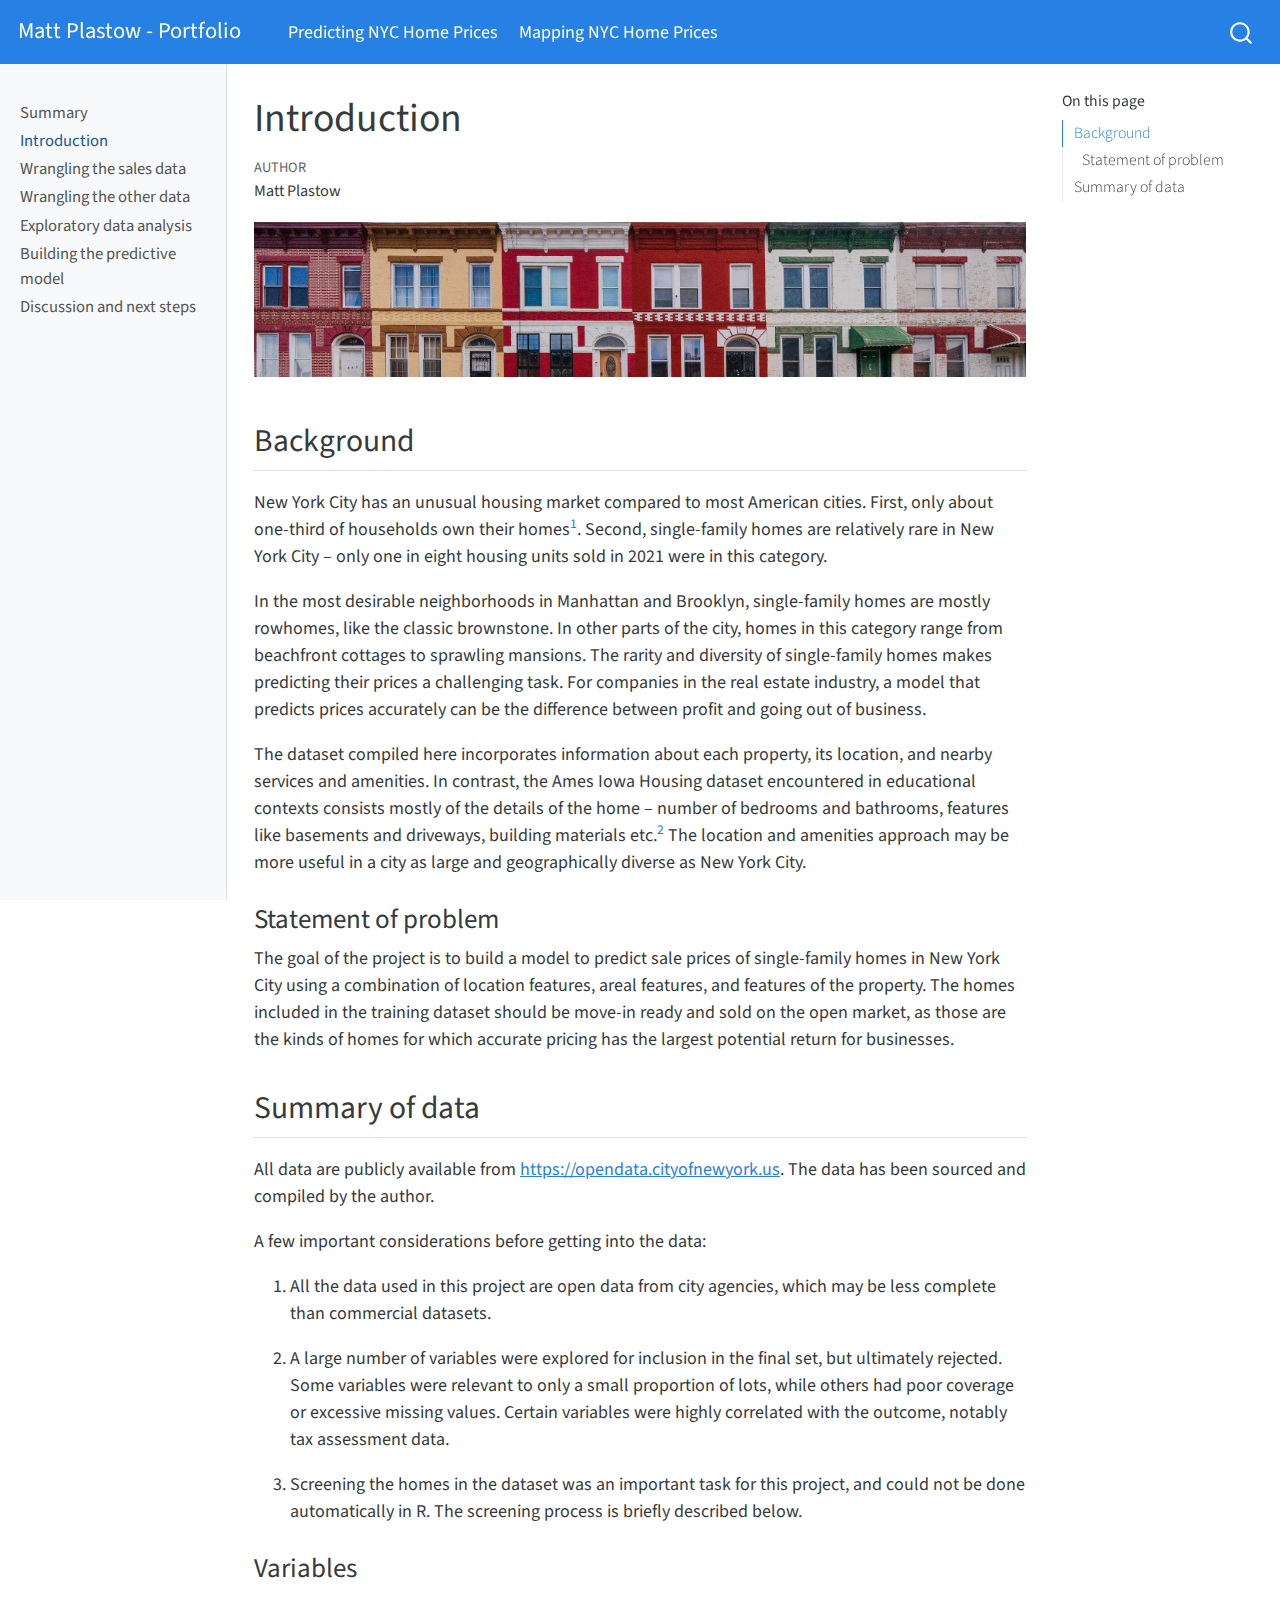
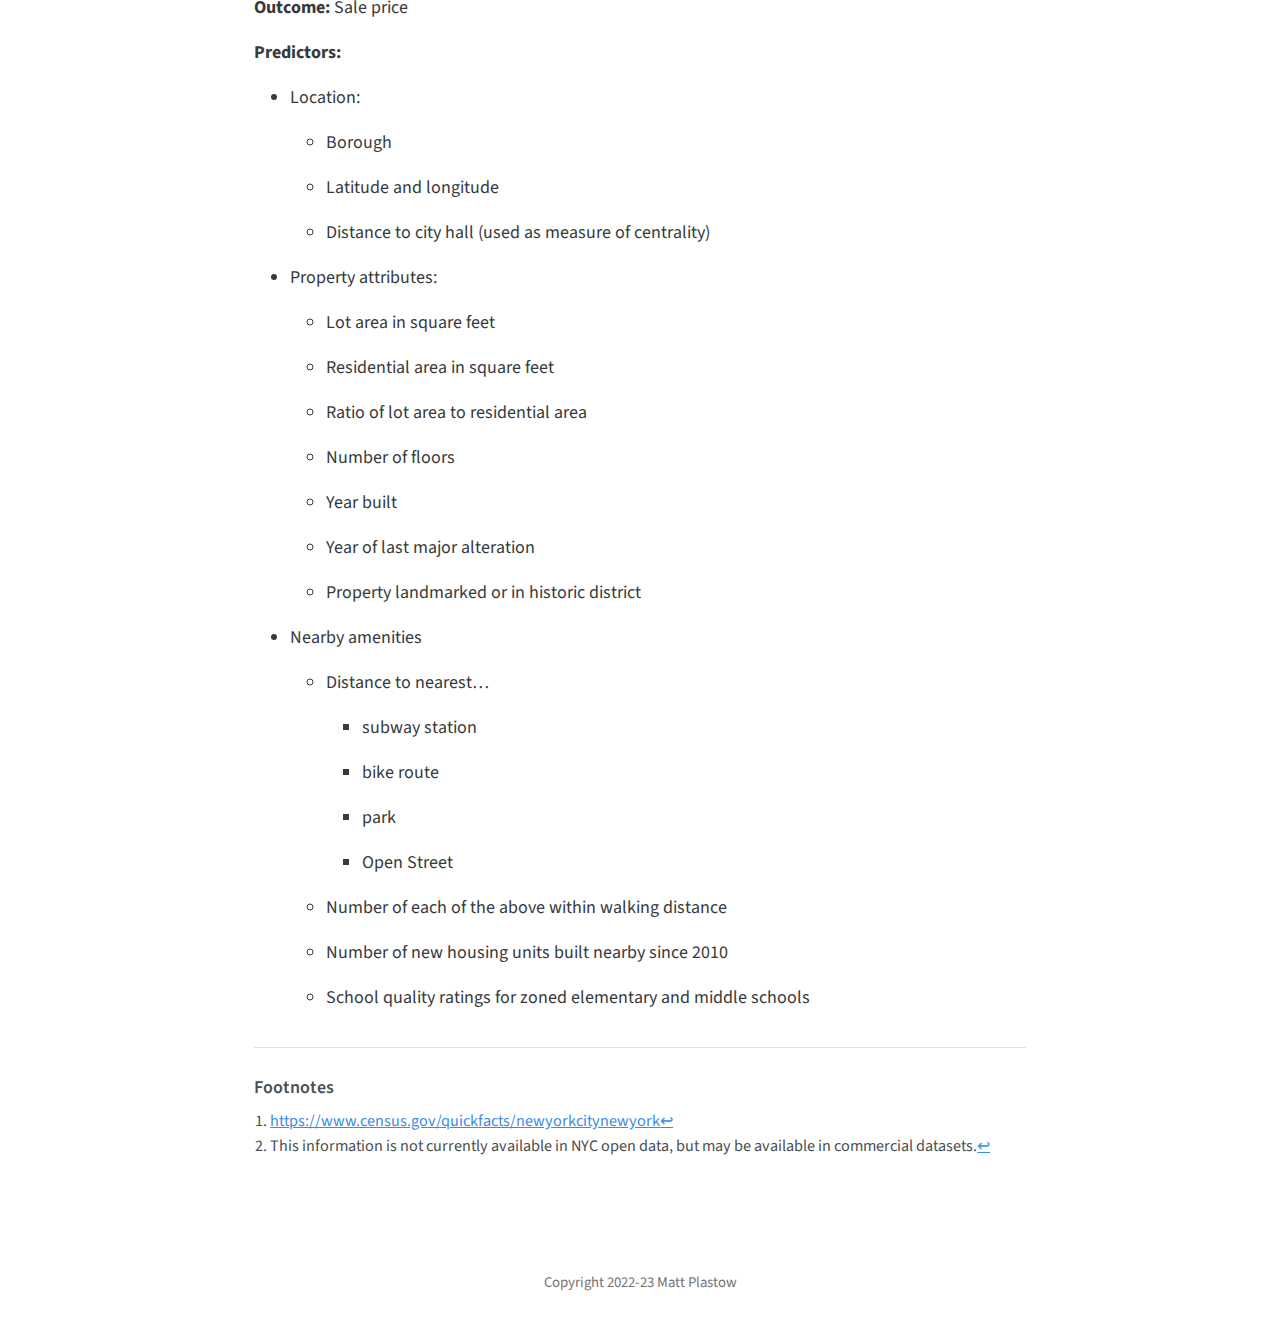
<file: docs/analysis_intro.html>
<!DOCTYPE html>
<html xmlns="http://www.w3.org/1999/xhtml" lang="en" xml:lang="en"><head>

<meta charset="utf-8">
<meta name="generator" content="quarto-1.1.251">

<meta name="viewport" content="width=device-width, initial-scale=1.0, user-scalable=yes">

<meta name="author" content="Matt Plastow">

<title>Matt Plastow - Portfolio - Introduction</title>
<style>
code{white-space: pre-wrap;}
span.smallcaps{font-variant: small-caps;}
div.columns{display: flex; gap: min(4vw, 1.5em);}
div.column{flex: auto; overflow-x: auto;}
div.hanging-indent{margin-left: 1.5em; text-indent: -1.5em;}
ul.task-list{list-style: none;}
ul.task-list li input[type="checkbox"] {
  width: 0.8em;
  margin: 0 0.8em 0.2em -1.6em;
  vertical-align: middle;
}
</style>


<script src="site_libs/quarto-nav/quarto-nav.js"></script>
<script src="site_libs/quarto-nav/headroom.min.js"></script>
<script src="site_libs/clipboard/clipboard.min.js"></script>
<script src="site_libs/quarto-search/autocomplete.umd.js"></script>
<script src="site_libs/quarto-search/fuse.min.js"></script>
<script src="site_libs/quarto-search/quarto-search.js"></script>
<meta name="quarto:offset" content="./">
<script src="site_libs/quarto-html/quarto.js"></script>
<script src="site_libs/quarto-html/popper.min.js"></script>
<script src="site_libs/quarto-html/tippy.umd.min.js"></script>
<script src="site_libs/quarto-html/anchor.min.js"></script>
<link href="site_libs/quarto-html/tippy.css" rel="stylesheet">
<link href="site_libs/quarto-html/quarto-syntax-highlighting.css" rel="stylesheet" id="quarto-text-highlighting-styles">
<script src="site_libs/bootstrap/bootstrap.min.js"></script>
<link href="site_libs/bootstrap/bootstrap-icons.css" rel="stylesheet">
<link href="site_libs/bootstrap/bootstrap.min.css" rel="stylesheet" id="quarto-bootstrap" data-mode="light">
<script id="quarto-search-options" type="application/json">{
  "location": "navbar",
  "copy-button": false,
  "collapse-after": 3,
  "panel-placement": "end",
  "type": "overlay",
  "limit": 20,
  "language": {
    "search-no-results-text": "No results",
    "search-matching-documents-text": "matching documents",
    "search-copy-link-title": "Copy link to search",
    "search-hide-matches-text": "Hide additional matches",
    "search-more-match-text": "more match in this document",
    "search-more-matches-text": "more matches in this document",
    "search-clear-button-title": "Clear",
    "search-detached-cancel-button-title": "Cancel",
    "search-submit-button-title": "Submit"
  }
}</script>


<link rel="stylesheet" href="styles.css">
</head>

<body class="nav-sidebar docked nav-fixed">

<div id="quarto-search-results"></div>
  <header id="quarto-header" class="headroom fixed-top">
    <nav class="navbar navbar-expand-lg navbar-dark ">
      <div class="navbar-container container-fluid">
      <div class="navbar-brand-container">
    <a class="navbar-brand" href="./index.html">
    <span class="navbar-title">Matt Plastow - Portfolio</span>
    </a>
  </div>
          <button class="navbar-toggler" type="button" data-bs-toggle="collapse" data-bs-target="#navbarCollapse" aria-controls="navbarCollapse" aria-expanded="false" aria-label="Toggle navigation" onclick="if (window.quartoToggleHeadroom) { window.quartoToggleHeadroom(); }">
  <span class="navbar-toggler-icon"></span>
</button>
          <div class="collapse navbar-collapse" id="navbarCollapse">
            <ul class="navbar-nav navbar-nav-scroll me-auto">
  <li class="nav-item">
    <a class="nav-link active" href="./analysis_summary.html" aria-current="page">Predicting NYC Home Prices</a>
  </li>  
  <li class="nav-item">
    <a class="nav-link" href="./leaflet_maps_sfh_2021.html">Mapping NYC Home Prices</a>
  </li>  
</ul>
              <div id="quarto-search" class="" title="Search"></div>
          </div> <!-- /navcollapse -->
      </div> <!-- /container-fluid -->
    </nav>
  <nav class="quarto-secondary-nav" data-bs-toggle="collapse" data-bs-target="#quarto-sidebar" aria-controls="quarto-sidebar" aria-expanded="false" aria-label="Toggle sidebar navigation" onclick="if (window.quartoToggleHeadroom) { window.quartoToggleHeadroom(); }">
    <div class="container-fluid d-flex justify-content-between">
      <h1 class="quarto-secondary-nav-title">Introduction</h1>
      <button type="button" class="quarto-btn-toggle btn" aria-label="Show secondary navigation">
        <i class="bi bi-chevron-right"></i>
      </button>
    </div>
  </nav>
</header>
<!-- content -->
<div id="quarto-content" class="quarto-container page-columns page-rows-contents page-layout-article page-navbar">
<!-- sidebar -->
  <nav id="quarto-sidebar" class="sidebar collapse sidebar-navigation docked overflow-auto">
    <div class="sidebar-menu-container"> 
    <ul class="list-unstyled mt-1">
        <li class="sidebar-item">
  <div class="sidebar-item-container"> 
  <a href="./analysis_summary.html" class="sidebar-item-text sidebar-link">Summary</a>
  </div>
</li>
        <li class="sidebar-item">
  <div class="sidebar-item-container"> 
  <a href="./analysis_intro.html" class="sidebar-item-text sidebar-link active">Introduction</a>
  </div>
</li>
        <li class="sidebar-item">
  <div class="sidebar-item-container"> 
  <a href="./analysis_wrangling1.html" class="sidebar-item-text sidebar-link">Wrangling the sales data</a>
  </div>
</li>
        <li class="sidebar-item">
  <div class="sidebar-item-container"> 
  <a href="./analysis_wrangling2.html" class="sidebar-item-text sidebar-link">Wrangling the other data</a>
  </div>
</li>
        <li class="sidebar-item">
  <div class="sidebar-item-container"> 
  <a href="./analysis_eda.html" class="sidebar-item-text sidebar-link">Exploratory data analysis</a>
  </div>
</li>
        <li class="sidebar-item">
  <div class="sidebar-item-container"> 
  <a href="./analysis_model.html" class="sidebar-item-text sidebar-link">Building the predictive model</a>
  </div>
</li>
        <li class="sidebar-item">
  <div class="sidebar-item-container"> 
  <a href="./analysis_outro.html" class="sidebar-item-text sidebar-link">Discussion and next steps</a>
  </div>
</li>
    </ul>
    </div>
</nav>
<!-- margin-sidebar -->
    <div id="quarto-margin-sidebar" class="sidebar margin-sidebar">
        <nav id="TOC" role="doc-toc" class="toc-active">
    <h2 id="toc-title">On this page</h2>
   
  <ul>
  <li><a href="#background" id="toc-background" class="nav-link active" data-scroll-target="#background">Background</a>
  <ul class="collapse">
  <li><a href="#statement-of-problem" id="toc-statement-of-problem" class="nav-link" data-scroll-target="#statement-of-problem">Statement of problem</a></li>
  </ul></li>
  <li><a href="#summary-of-data" id="toc-summary-of-data" class="nav-link" data-scroll-target="#summary-of-data">Summary of data</a>
  <ul class="collapse">
  <li><a href="#variables" id="toc-variables" class="nav-link" data-scroll-target="#variables">Variables</a></li>
  </ul></li>
  </ul>
</nav>
    </div>
<!-- main -->
<main class="content" id="quarto-document-content">

<header id="title-block-header" class="quarto-title-block default">
<div class="quarto-title">
<h1 class="title d-none d-lg-block">Introduction</h1>
</div>



<div class="quarto-title-meta">

    <div>
    <div class="quarto-title-meta-heading">Author</div>
    <div class="quarto-title-meta-contents">
             <p>Matt Plastow </p>
          </div>
  </div>
    
    
  </div>
  

</header>

<div class="quarto-figure quarto-figure-center">
<figure class="figure">
<p><a href="https://unsplash.com/photos/5udBKkXTUK8"><img src="images/avi-werde-5udBKkXTUK8-unsplash_1000x200.jpg" class="img-fluid figure-img"></a></p>
</figure>
</div>
<section id="background" class="level2">
<h2 class="anchored" data-anchor-id="background">Background</h2>
<p>New York City has an unusual housing market compared to most American cities. First, only about one-third of households own their homes<a href="#fn1" class="footnote-ref" id="fnref1" role="doc-noteref"><sup>1</sup></a>. Second, single-family homes are relatively rare in New York City – only one in eight housing units sold in 2021 were in this category.</p>
<p>In the most desirable neighborhoods in Manhattan and Brooklyn, single-family homes are mostly rowhomes, like the classic brownstone. In other parts of the city, homes in this category range from beachfront cottages to sprawling mansions. The rarity and diversity of single-family homes makes predicting their prices a challenging task. For companies in the real estate industry, a model that predicts prices accurately can be the difference between profit and going out of business.</p>
<p>The dataset compiled here incorporates information about each property, its location, and nearby services and amenities. In contrast, the Ames Iowa Housing dataset encountered in educational contexts consists mostly of the details of the home – number of bedrooms and bathrooms, features like basements and driveways, building materials etc.<a href="#fn2" class="footnote-ref" id="fnref2" role="doc-noteref"><sup>2</sup></a> The location and amenities approach may be more useful in a city as large and geographically diverse as New York City.</p>
<section id="statement-of-problem" class="level3">
<h3 class="anchored" data-anchor-id="statement-of-problem">Statement of problem</h3>
<p>The goal of the project is to build a model to predict sale prices of single-family homes in New York City using a combination of location features, areal features, and features of the property. The homes included in the training dataset should be move-in ready and sold on the open market, as those are the kinds of homes for which accurate pricing has the largest potential return for businesses.</p>
</section>
</section>
<section id="summary-of-data" class="level2">
<h2 class="anchored" data-anchor-id="summary-of-data">Summary of data</h2>
<p>All data are publicly available from <a href="https://opendata.cityofnewyork.us" class="uri">https://opendata.cityofnewyork.us</a>. The data has been sourced and compiled by the author.</p>
<p>A few important considerations before getting into the data:</p>
<ol type="1">
<li><p>All the data used in this project are open data from city agencies, which may be less complete than commercial datasets.</p></li>
<li><p>A large number of variables were explored for inclusion in the final set, but ultimately rejected. Some variables were relevant to only a small proportion of lots, while others had poor coverage or excessive missing values. Certain variables were highly correlated with the outcome, notably tax assessment data.</p></li>
<li><p>Screening the homes in the dataset was an important task for this project, and could not be done automatically in R. The screening process is briefly described below.</p></li>
</ol>
<section id="variables" class="level3">
<h3 class="anchored" data-anchor-id="variables">Variables</h3>
<p><strong>Outcome:</strong> Sale price</p>
<p><strong>Predictors:</strong></p>
<ul>
<li><p>Location:</p>
<ul>
<li><p>Borough</p></li>
<li><p>Latitude and longitude</p></li>
<li><p>Distance to city hall (used as measure of centrality)</p></li>
</ul></li>
<li><p>Property attributes:</p>
<ul>
<li><p>Lot area in square feet</p></li>
<li><p>Residential area in square feet</p></li>
<li><p>Ratio of lot area to residential area</p></li>
<li><p>Number of floors</p></li>
<li><p>Year built</p></li>
<li><p>Year of last major alteration</p></li>
<li><p>Property landmarked or in historic district</p></li>
</ul></li>
<li><p>Nearby amenities</p>
<ul>
<li><p>Distance to nearest…</p>
<ul>
<li><p>subway station</p></li>
<li><p>bike route</p></li>
<li><p>park</p></li>
<li><p>Open Street</p></li>
</ul></li>
<li><p>Number of each of the above within walking distance</p></li>
<li><p>Number of new housing units built nearby since 2010</p></li>
<li><p>School quality ratings for zoned elementary and middle schools</p></li>
</ul></li>
</ul>


</section>
</section>


<div id="quarto-appendix" class="default"><section id="footnotes" class="footnotes footnotes-end-of-document" role="doc-endnotes"><h2 class="anchored quarto-appendix-heading">Footnotes</h2>

<ol>
<li id="fn1"><p><a href="https://www.census.gov/quickfacts/newyorkcitynewyork" class="uri">https://www.census.gov/quickfacts/newyorkcitynewyork</a><a href="#fnref1" class="footnote-back" role="doc-backlink">↩︎</a></p></li>
<li id="fn2"><p>This information is not currently available in NYC open data, but may be available in commercial datasets.<a href="#fnref2" class="footnote-back" role="doc-backlink">↩︎</a></p></li>
</ol>
</section></div></main> <!-- /main -->
<script id="quarto-html-after-body" type="application/javascript">
window.document.addEventListener("DOMContentLoaded", function (event) {
  const toggleBodyColorMode = (bsSheetEl) => {
    const mode = bsSheetEl.getAttribute("data-mode");
    const bodyEl = window.document.querySelector("body");
    if (mode === "dark") {
      bodyEl.classList.add("quarto-dark");
      bodyEl.classList.remove("quarto-light");
    } else {
      bodyEl.classList.add("quarto-light");
      bodyEl.classList.remove("quarto-dark");
    }
  }
  const toggleBodyColorPrimary = () => {
    const bsSheetEl = window.document.querySelector("link#quarto-bootstrap");
    if (bsSheetEl) {
      toggleBodyColorMode(bsSheetEl);
    }
  }
  toggleBodyColorPrimary();  
  const icon = "";
  const anchorJS = new window.AnchorJS();
  anchorJS.options = {
    placement: 'right',
    icon: icon
  };
  anchorJS.add('.anchored');
  const clipboard = new window.ClipboardJS('.code-copy-button', {
    target: function(trigger) {
      return trigger.previousElementSibling;
    }
  });
  clipboard.on('success', function(e) {
    // button target
    const button = e.trigger;
    // don't keep focus
    button.blur();
    // flash "checked"
    button.classList.add('code-copy-button-checked');
    var currentTitle = button.getAttribute("title");
    button.setAttribute("title", "Copied!");
    setTimeout(function() {
      button.setAttribute("title", currentTitle);
      button.classList.remove('code-copy-button-checked');
    }, 1000);
    // clear code selection
    e.clearSelection();
  });
  function tippyHover(el, contentFn) {
    const config = {
      allowHTML: true,
      content: contentFn,
      maxWidth: 500,
      delay: 100,
      arrow: false,
      appendTo: function(el) {
          return el.parentElement;
      },
      interactive: true,
      interactiveBorder: 10,
      theme: 'quarto',
      placement: 'bottom-start'
    };
    window.tippy(el, config); 
  }
  const noterefs = window.document.querySelectorAll('a[role="doc-noteref"]');
  for (var i=0; i<noterefs.length; i++) {
    const ref = noterefs[i];
    tippyHover(ref, function() {
      // use id or data attribute instead here
      let href = ref.getAttribute('data-footnote-href') || ref.getAttribute('href');
      try { href = new URL(href).hash; } catch {}
      const id = href.replace(/^#\/?/, "");
      const note = window.document.getElementById(id);
      return note.innerHTML;
    });
  }
  var bibliorefs = window.document.querySelectorAll('a[role="doc-biblioref"]');
  for (var i=0; i<bibliorefs.length; i++) {
    const ref = bibliorefs[i];
    const cites = ref.parentNode.getAttribute('data-cites').split(' ');
    tippyHover(ref, function() {
      var popup = window.document.createElement('div');
      cites.forEach(function(cite) {
        var citeDiv = window.document.createElement('div');
        citeDiv.classList.add('hanging-indent');
        citeDiv.classList.add('csl-entry');
        var biblioDiv = window.document.getElementById('ref-' + cite);
        if (biblioDiv) {
          citeDiv.innerHTML = biblioDiv.innerHTML;
        }
        popup.appendChild(citeDiv);
      });
      return popup.innerHTML;
    });
  }
});
</script>
</div> <!-- /content -->
<footer class="footer">
  <div class="nav-footer">
      <div class="nav-footer-center">Copyright 2022-23 Matt Plastow</div>
  </div>
</footer>



</body></html>
</file>
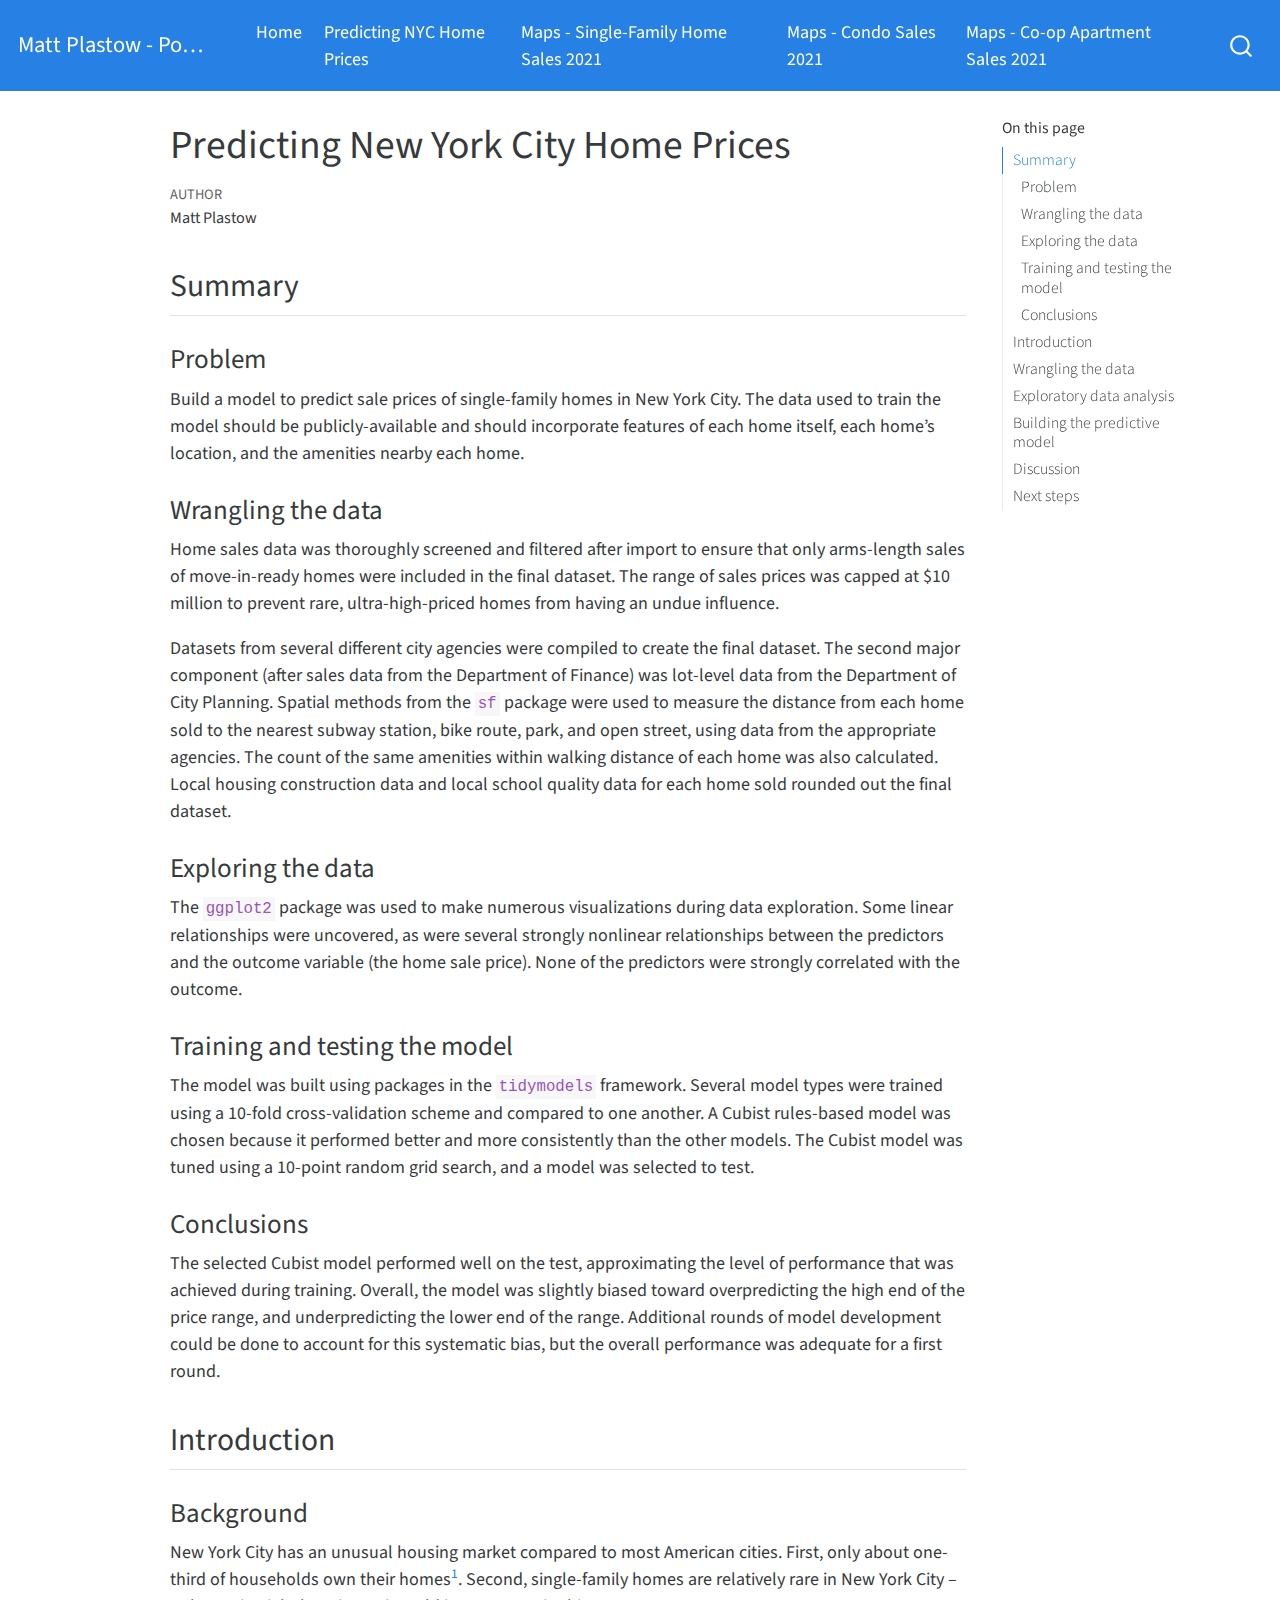
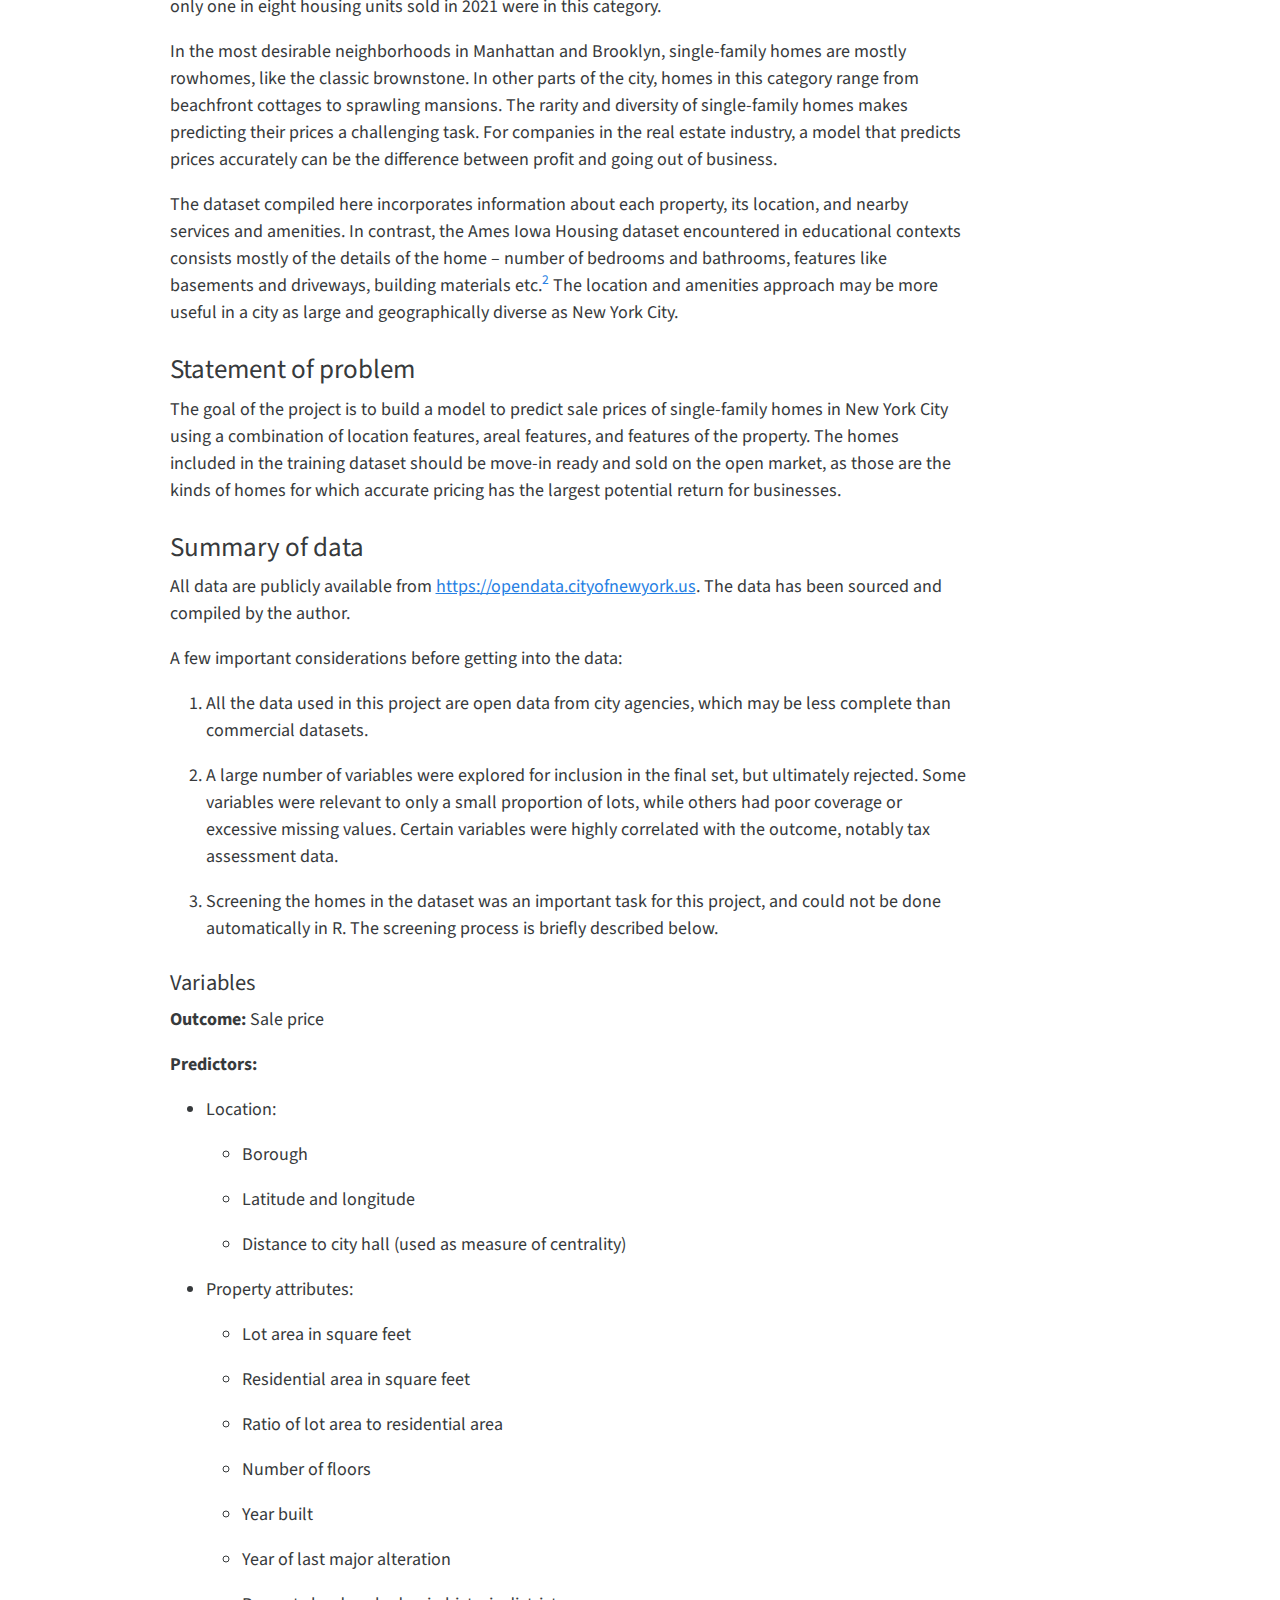
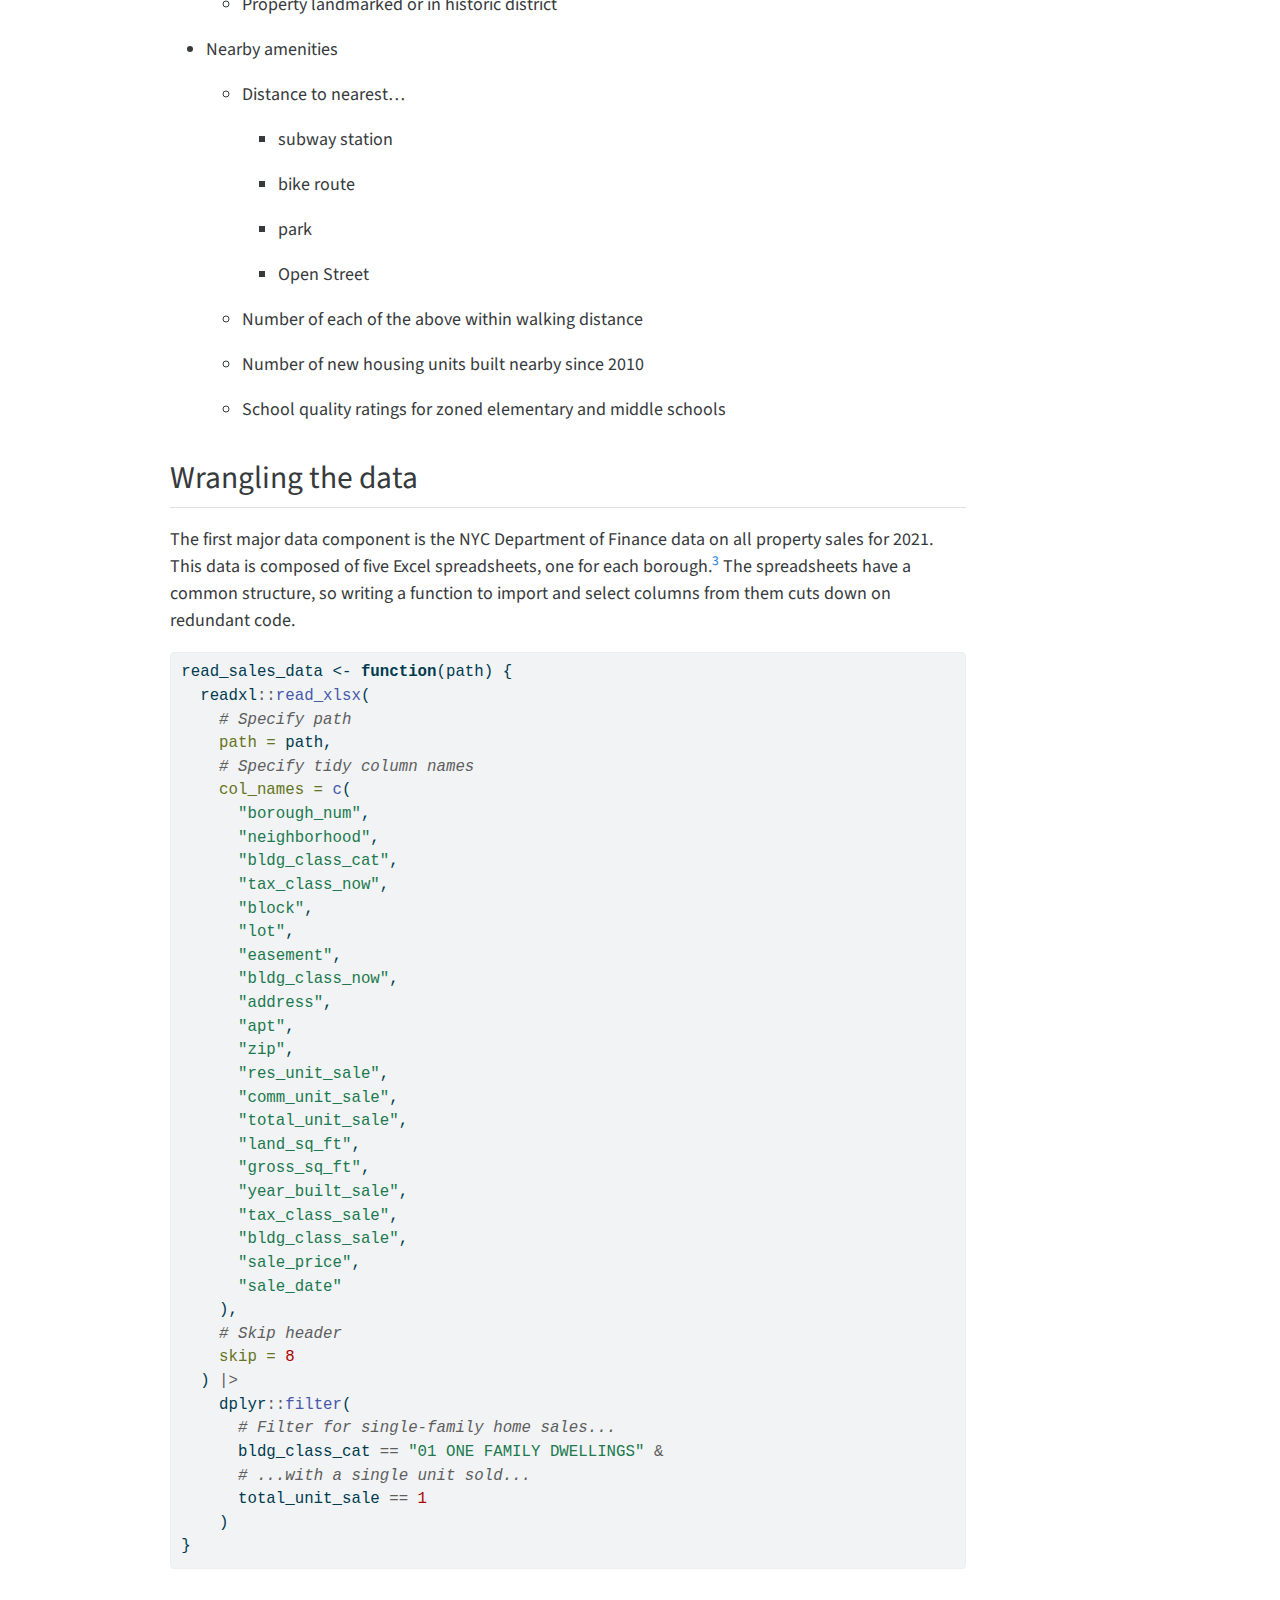
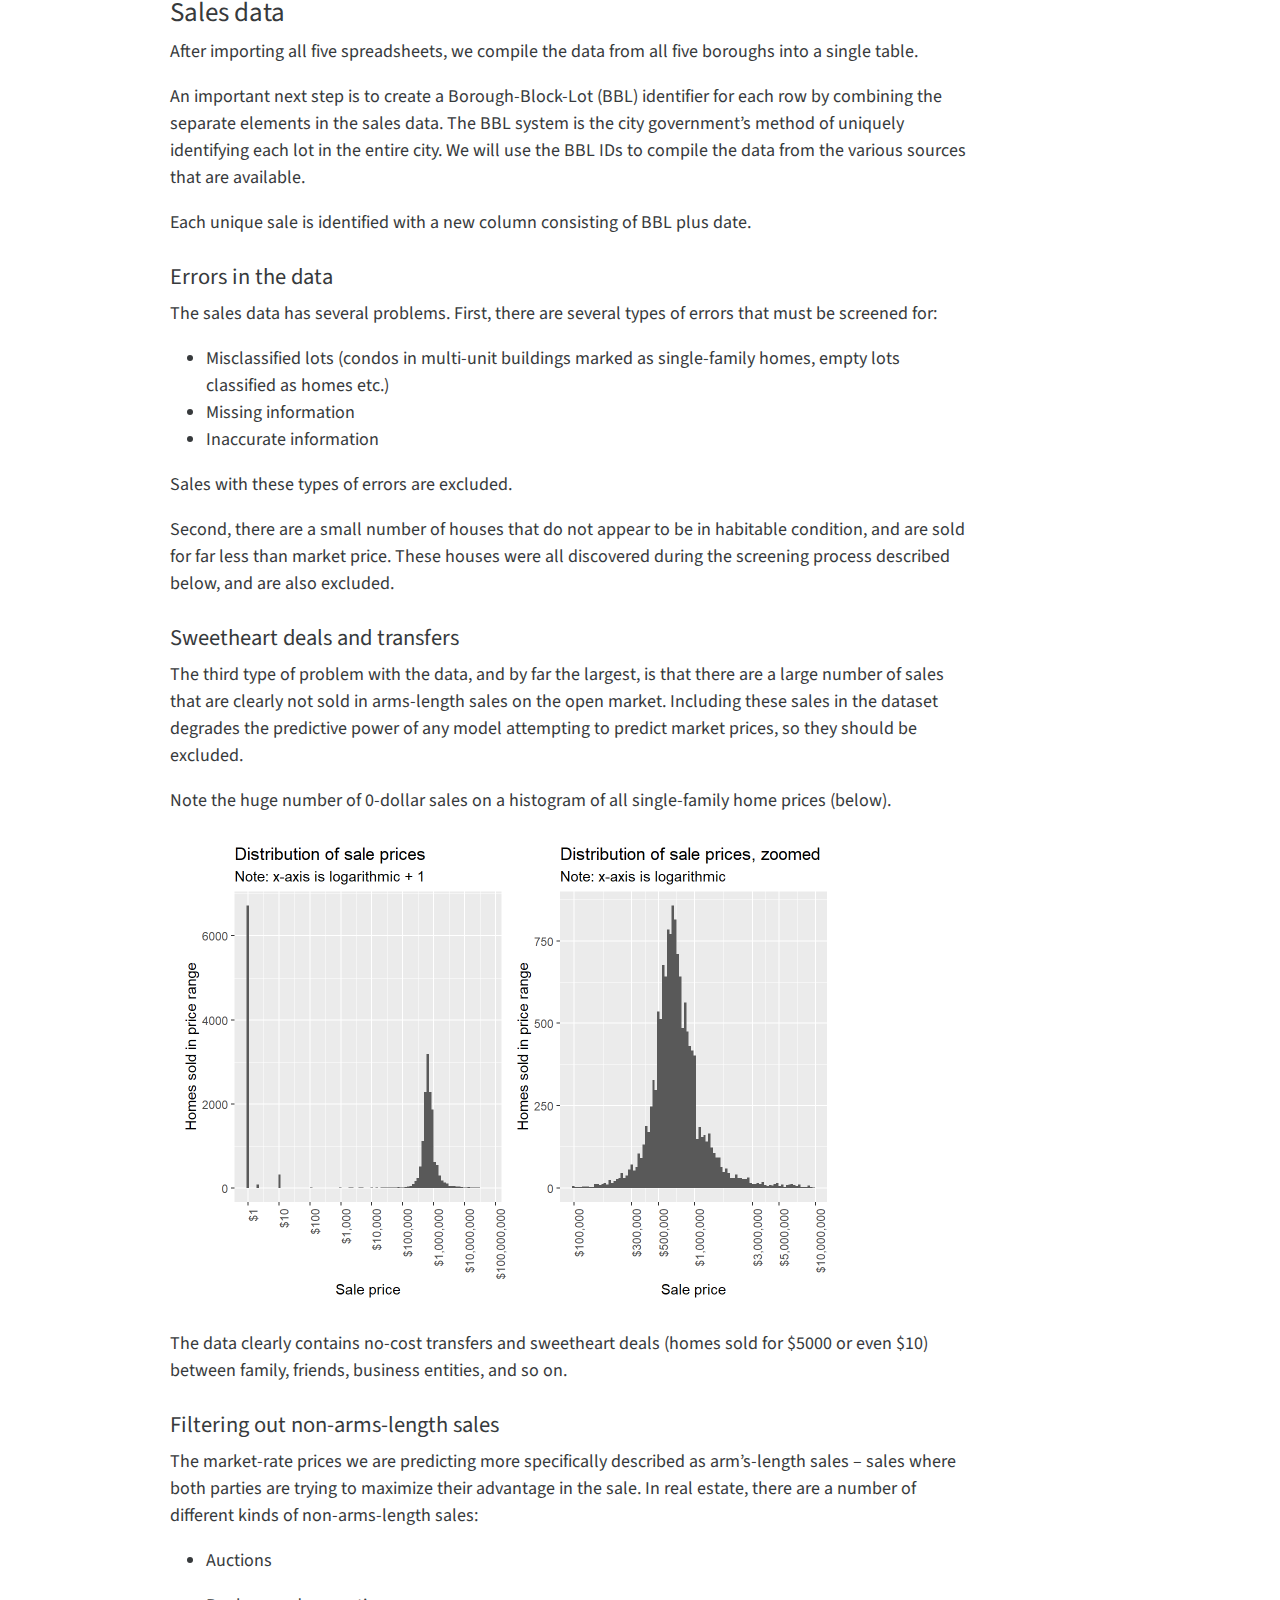
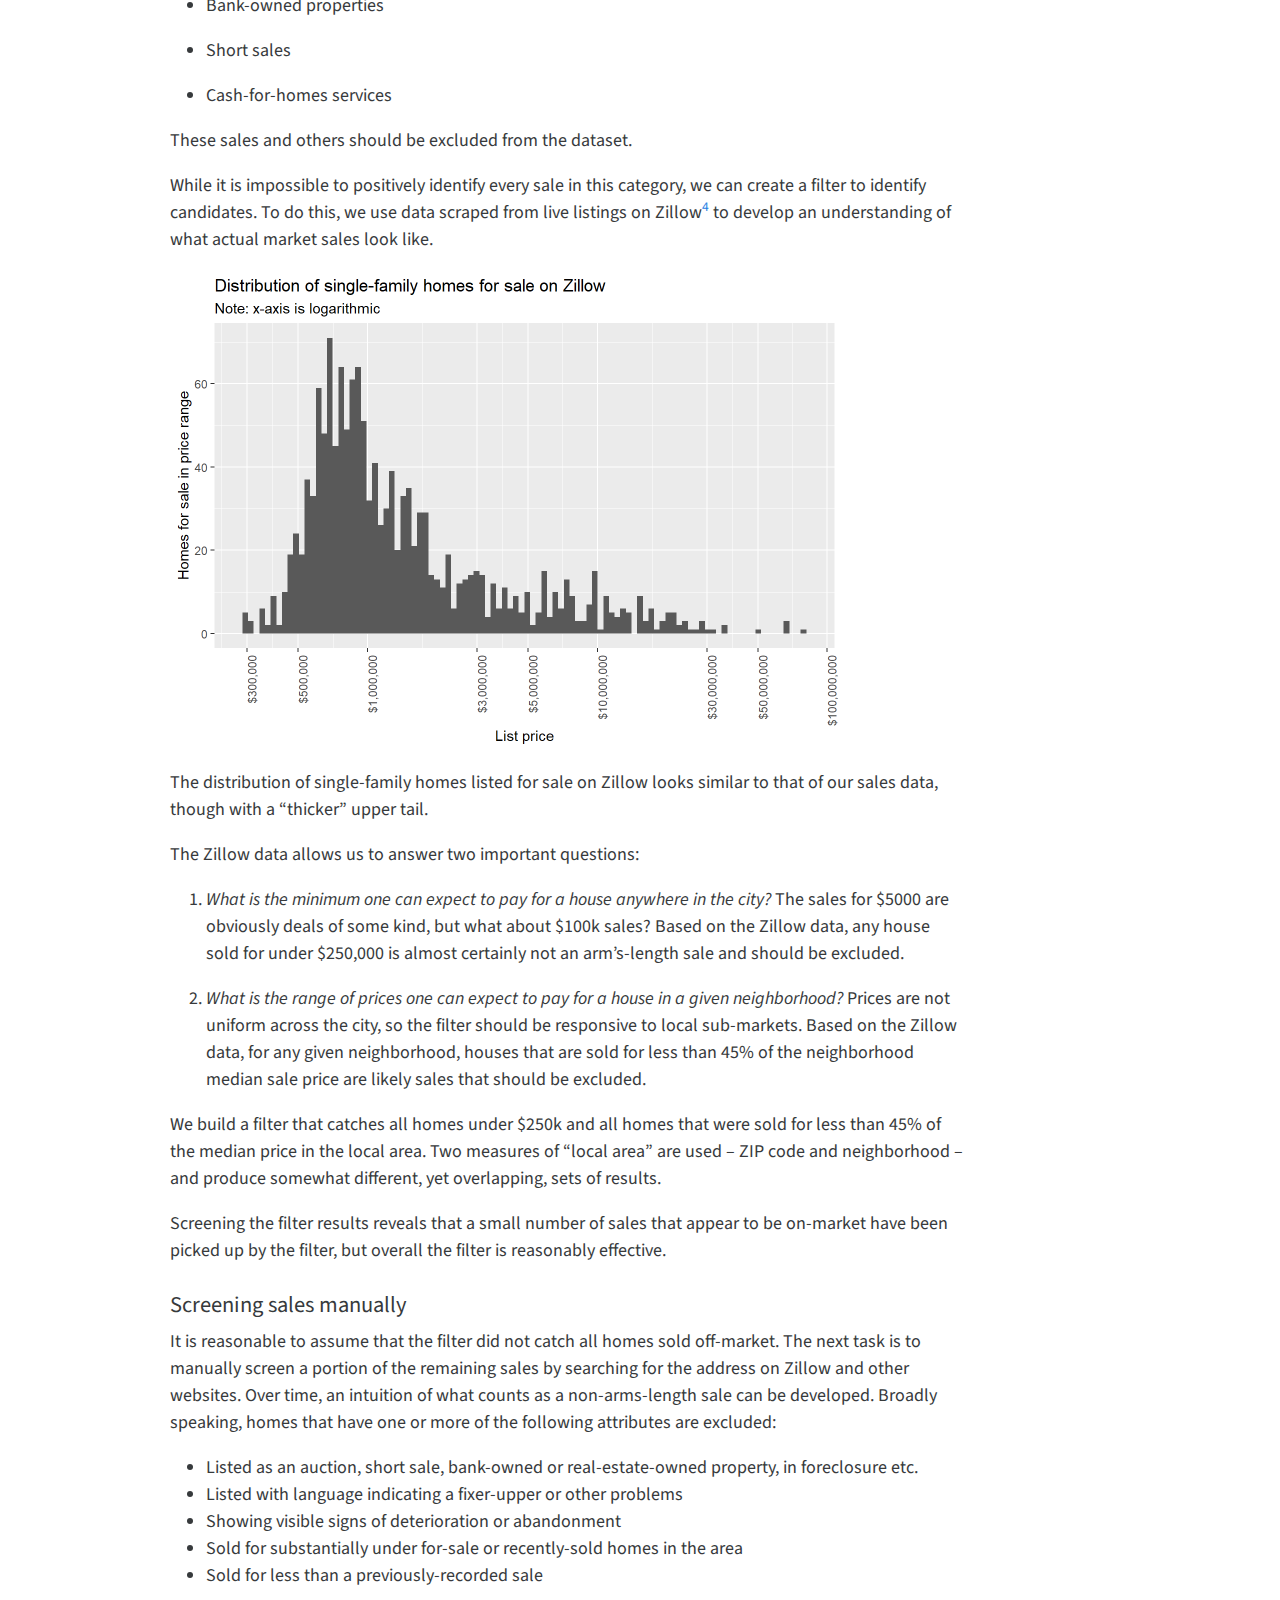
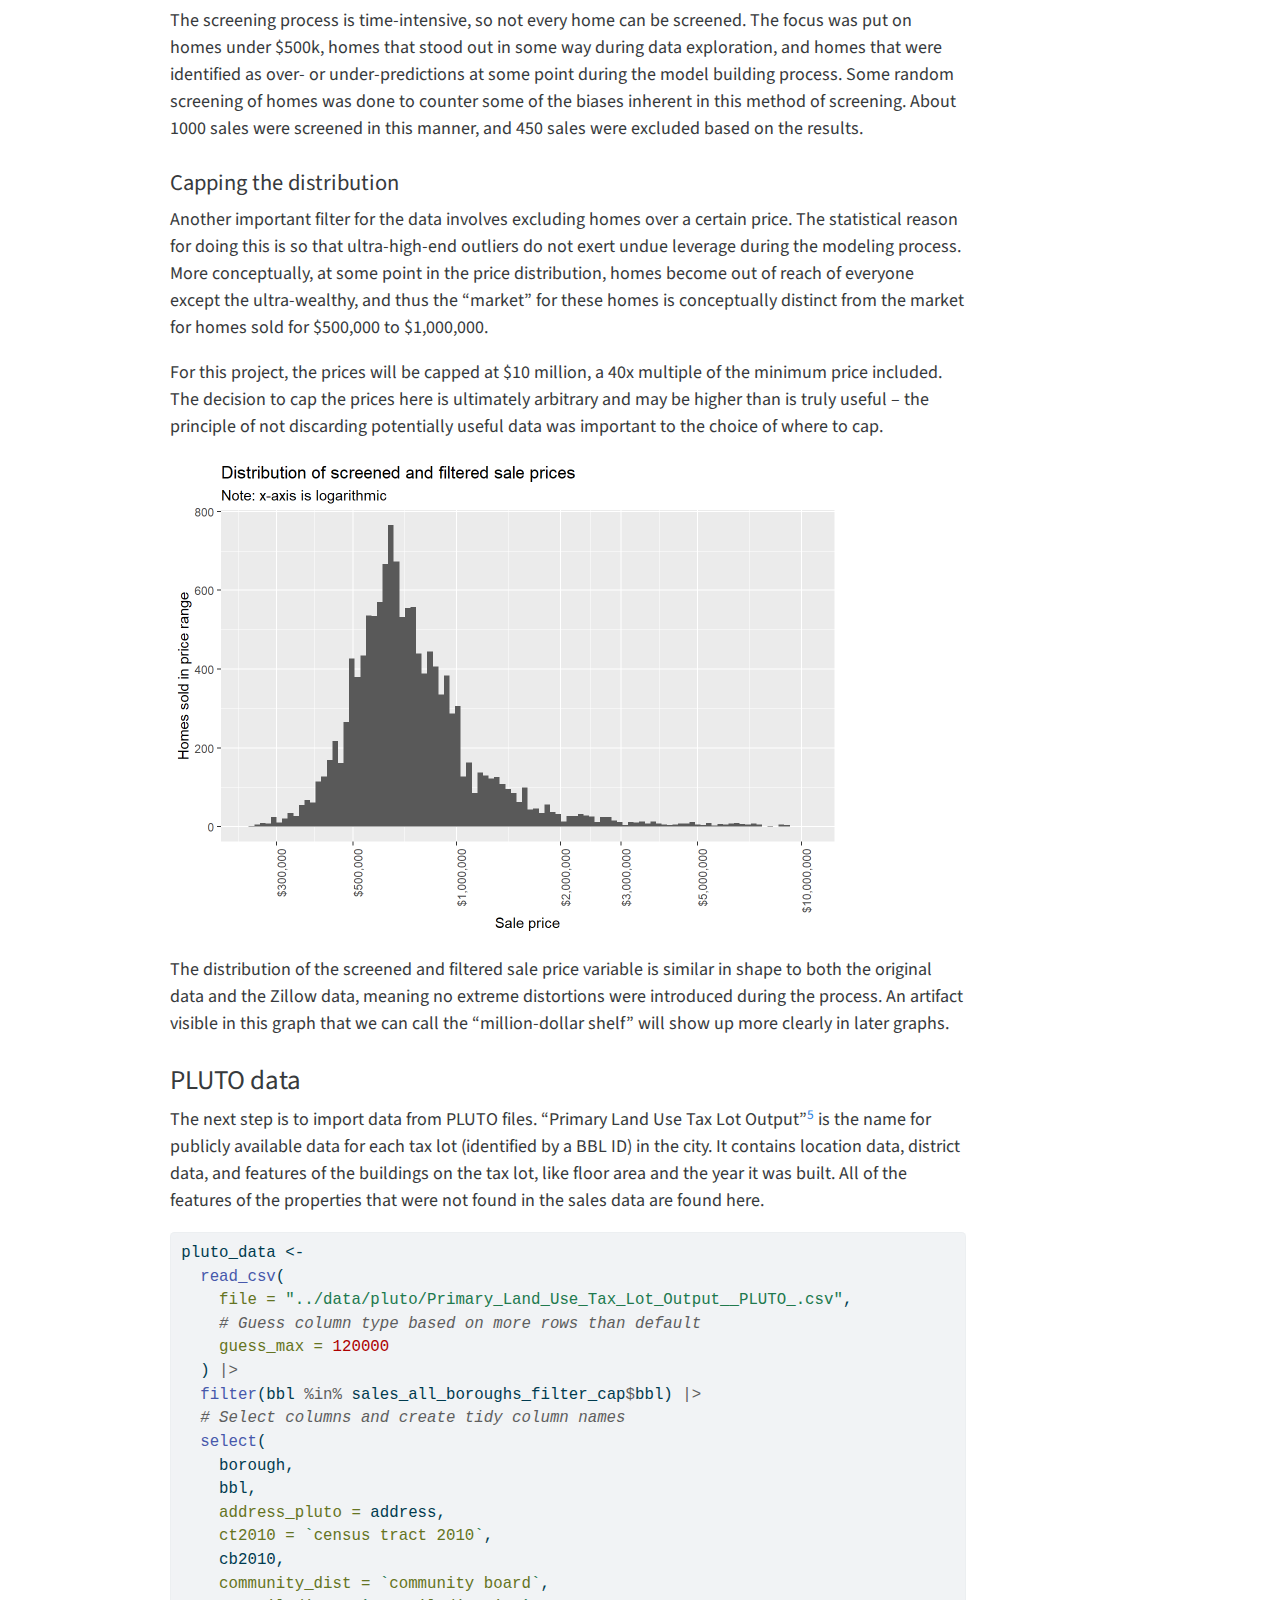
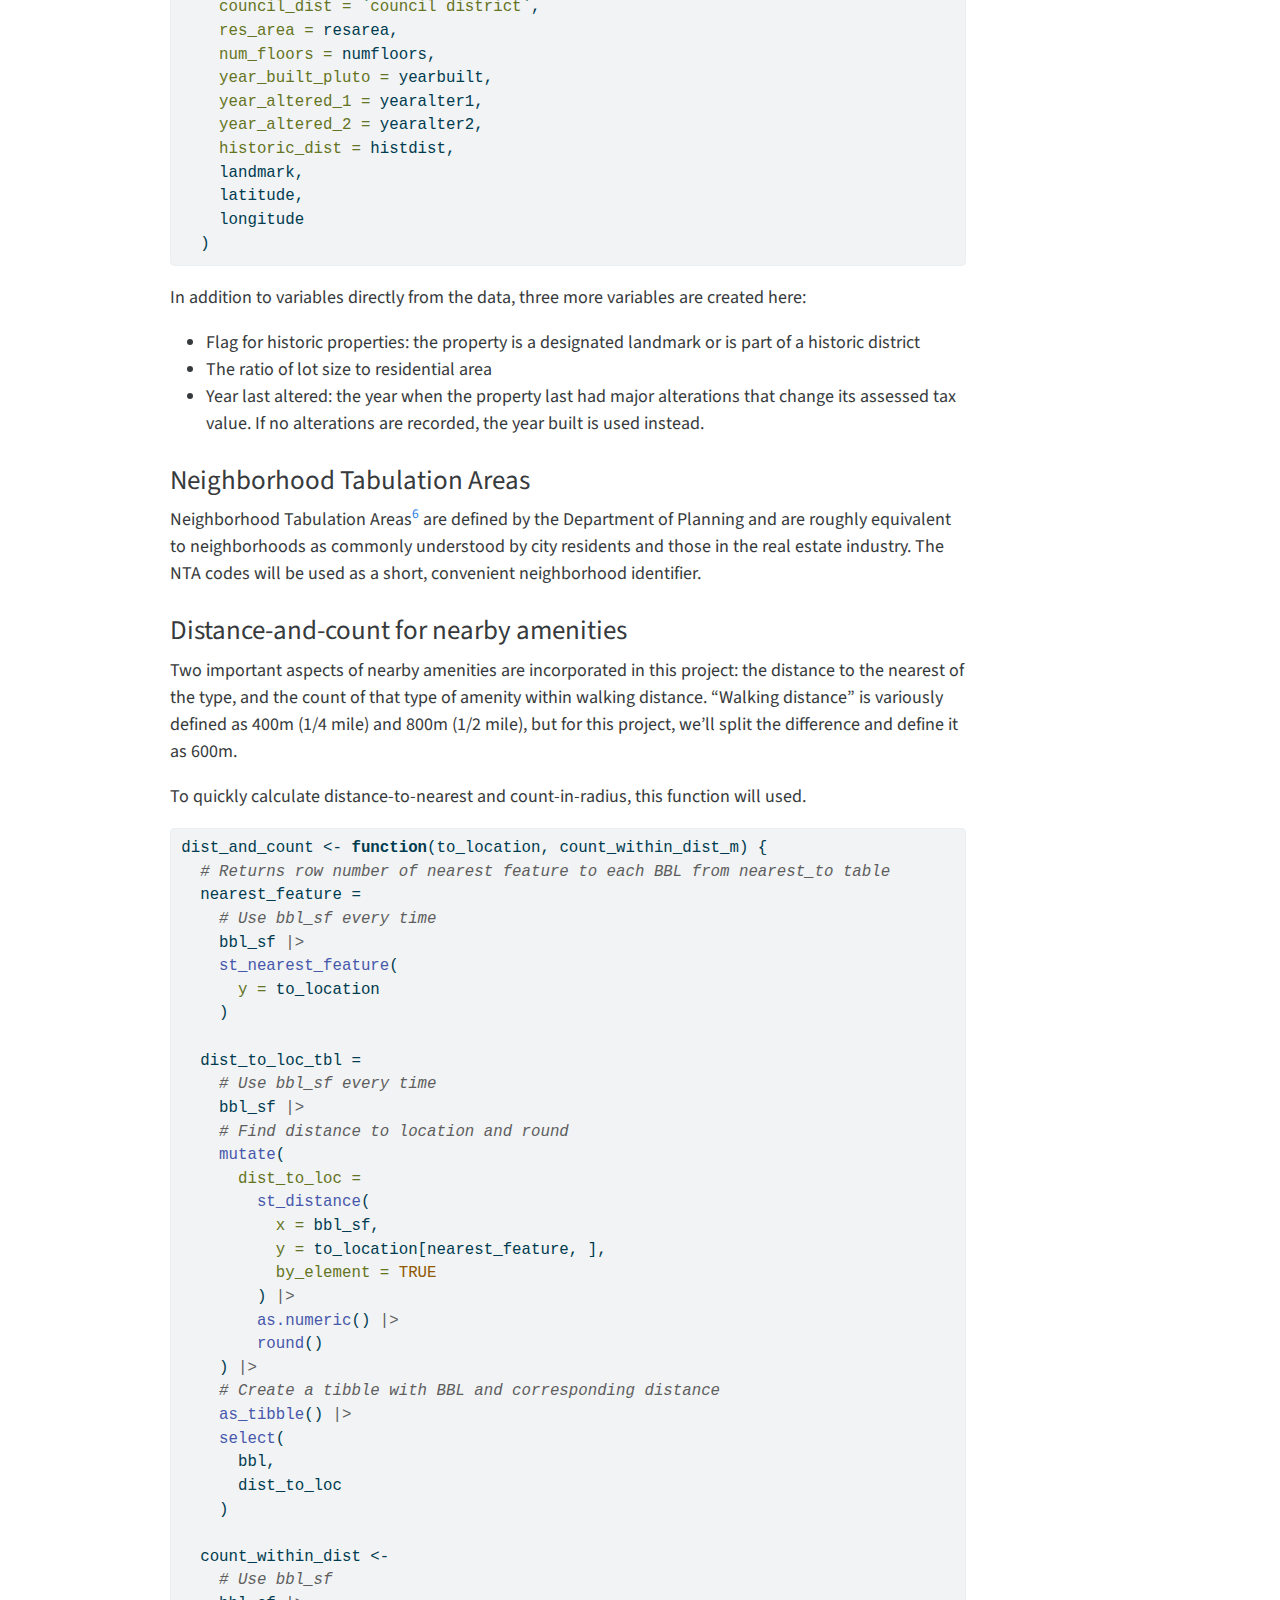
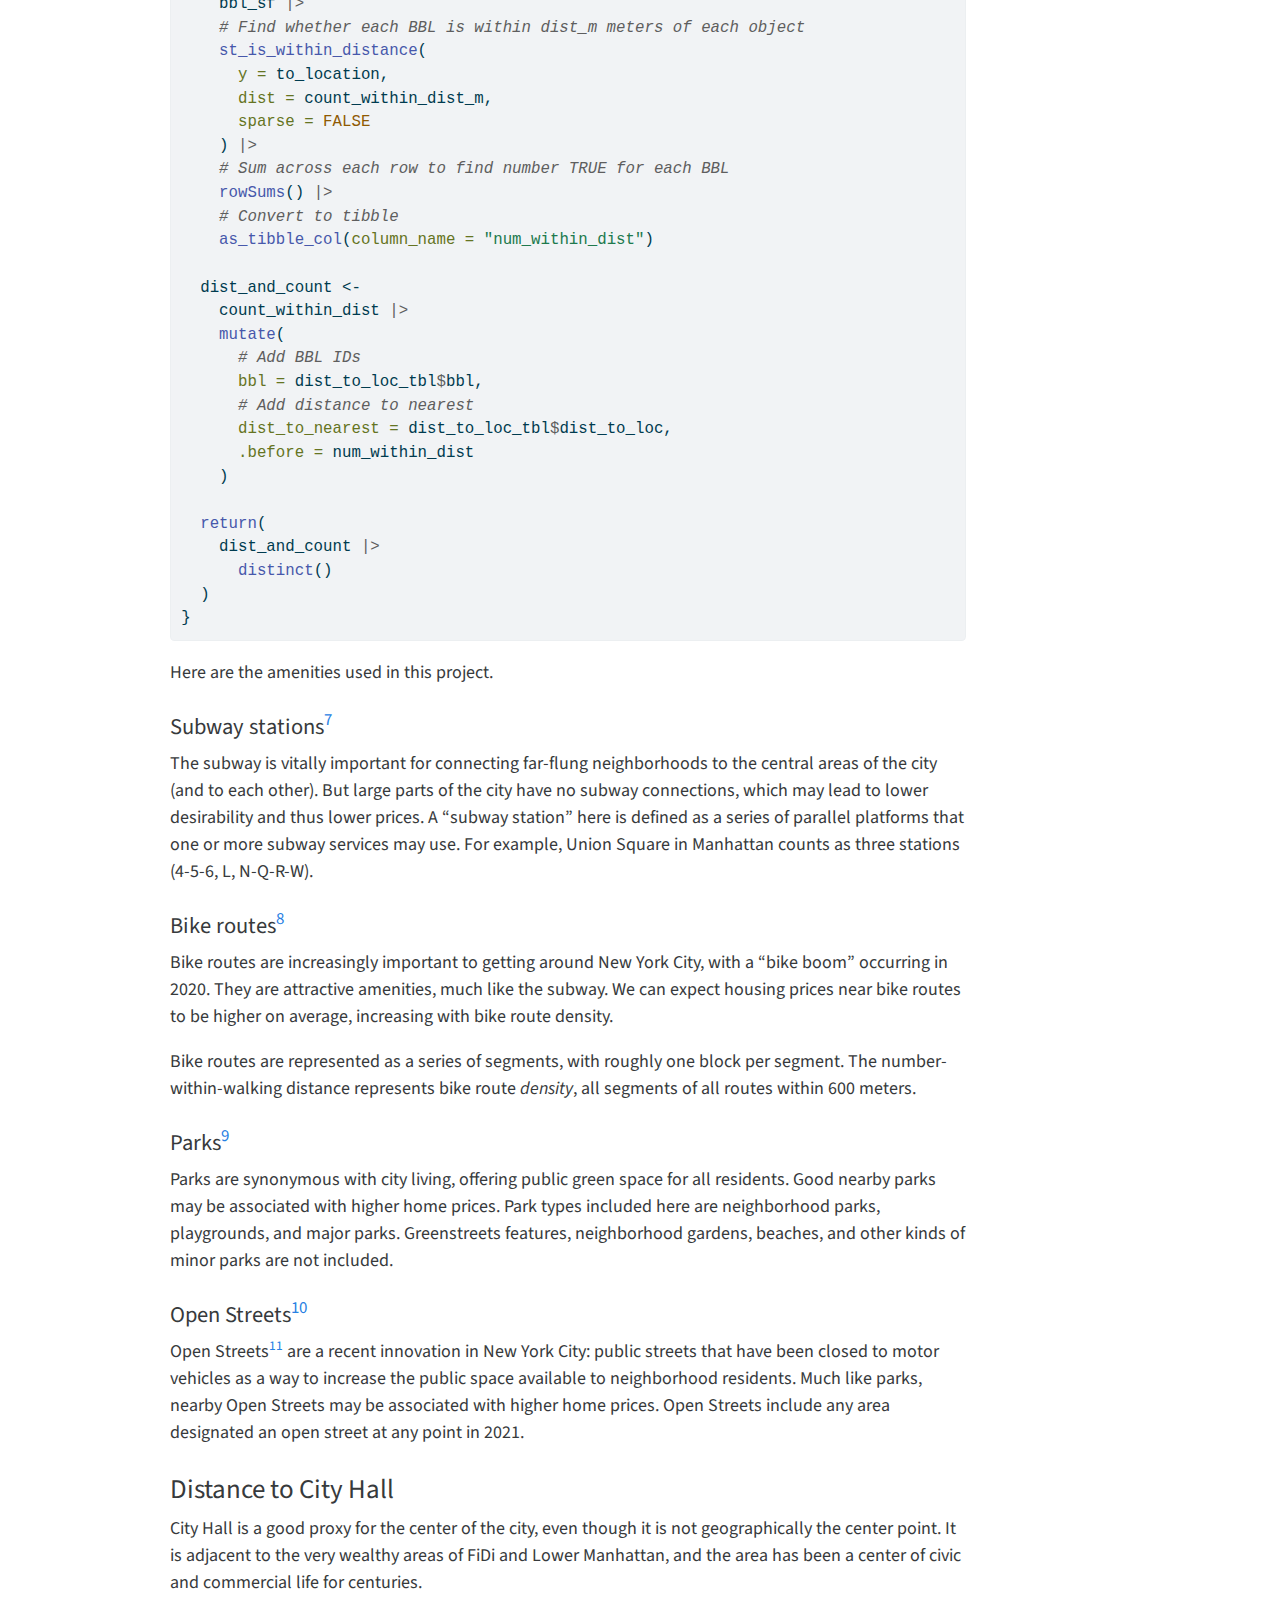
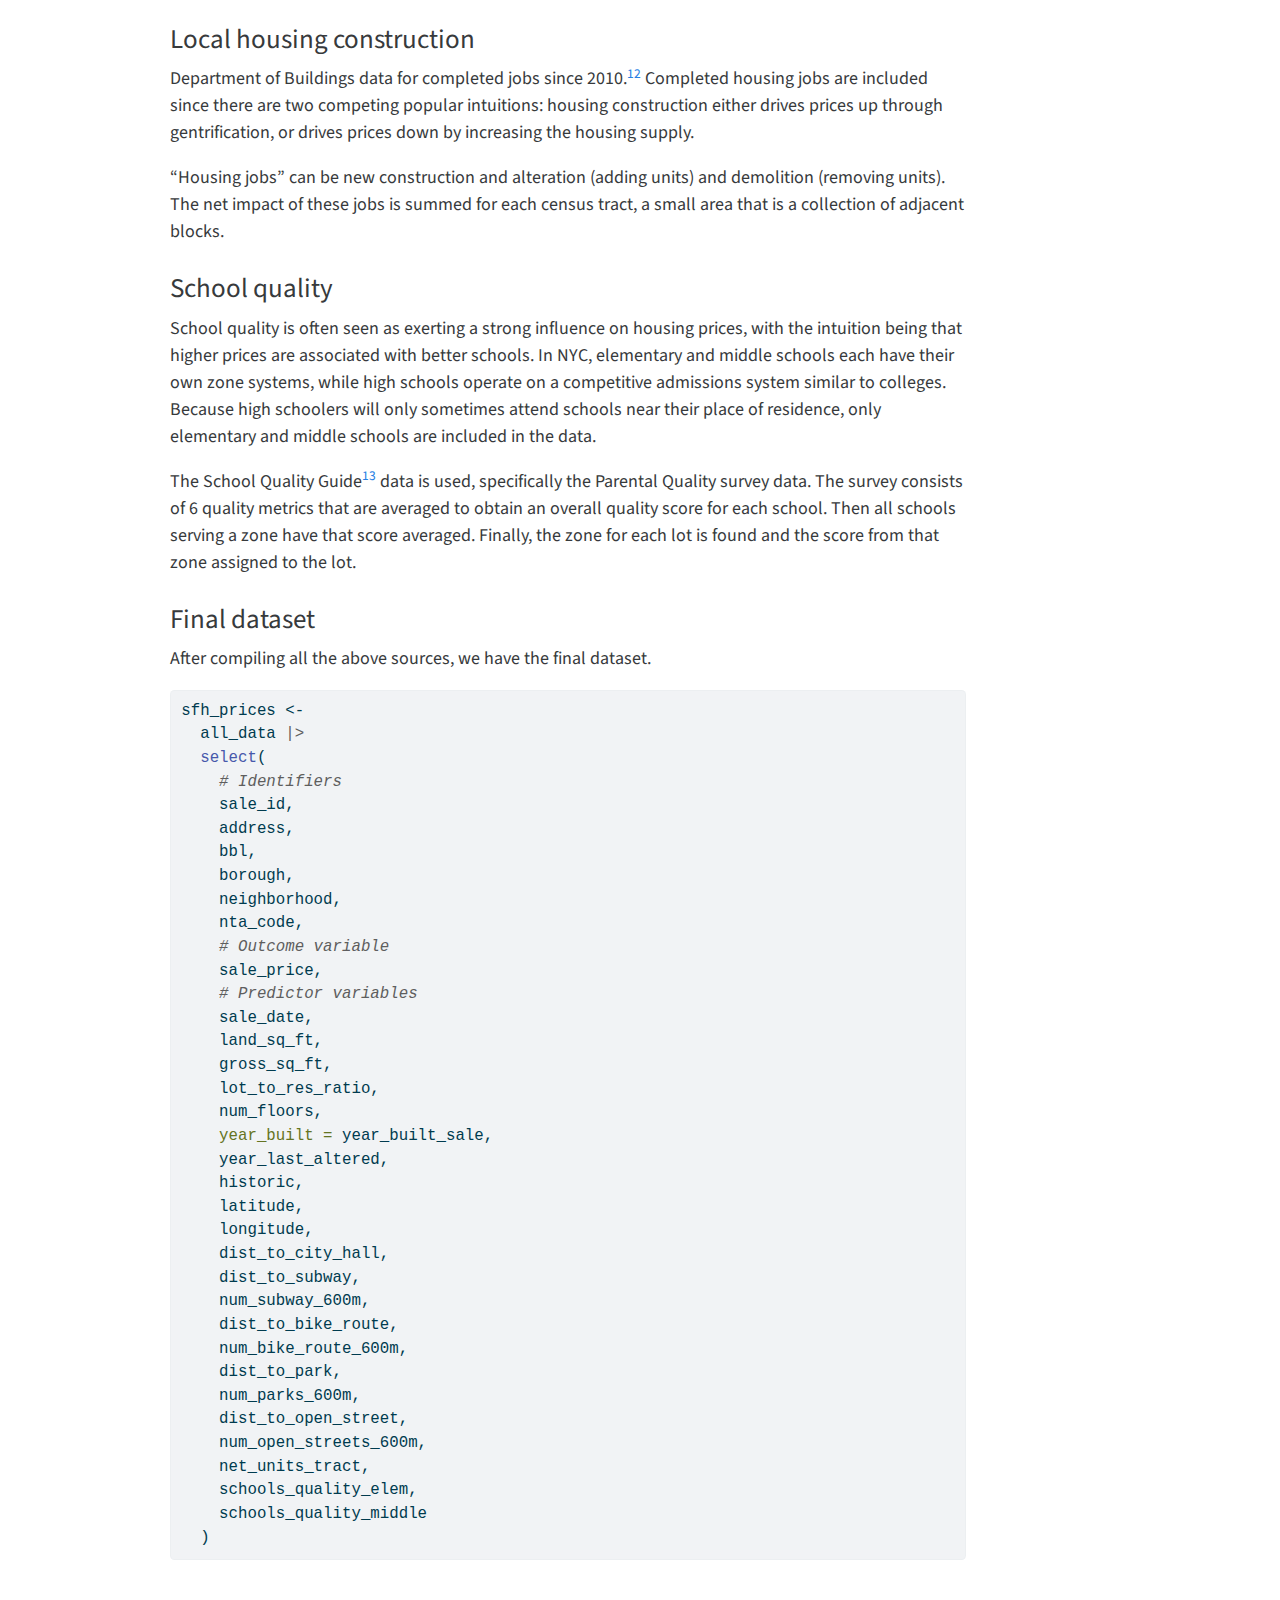
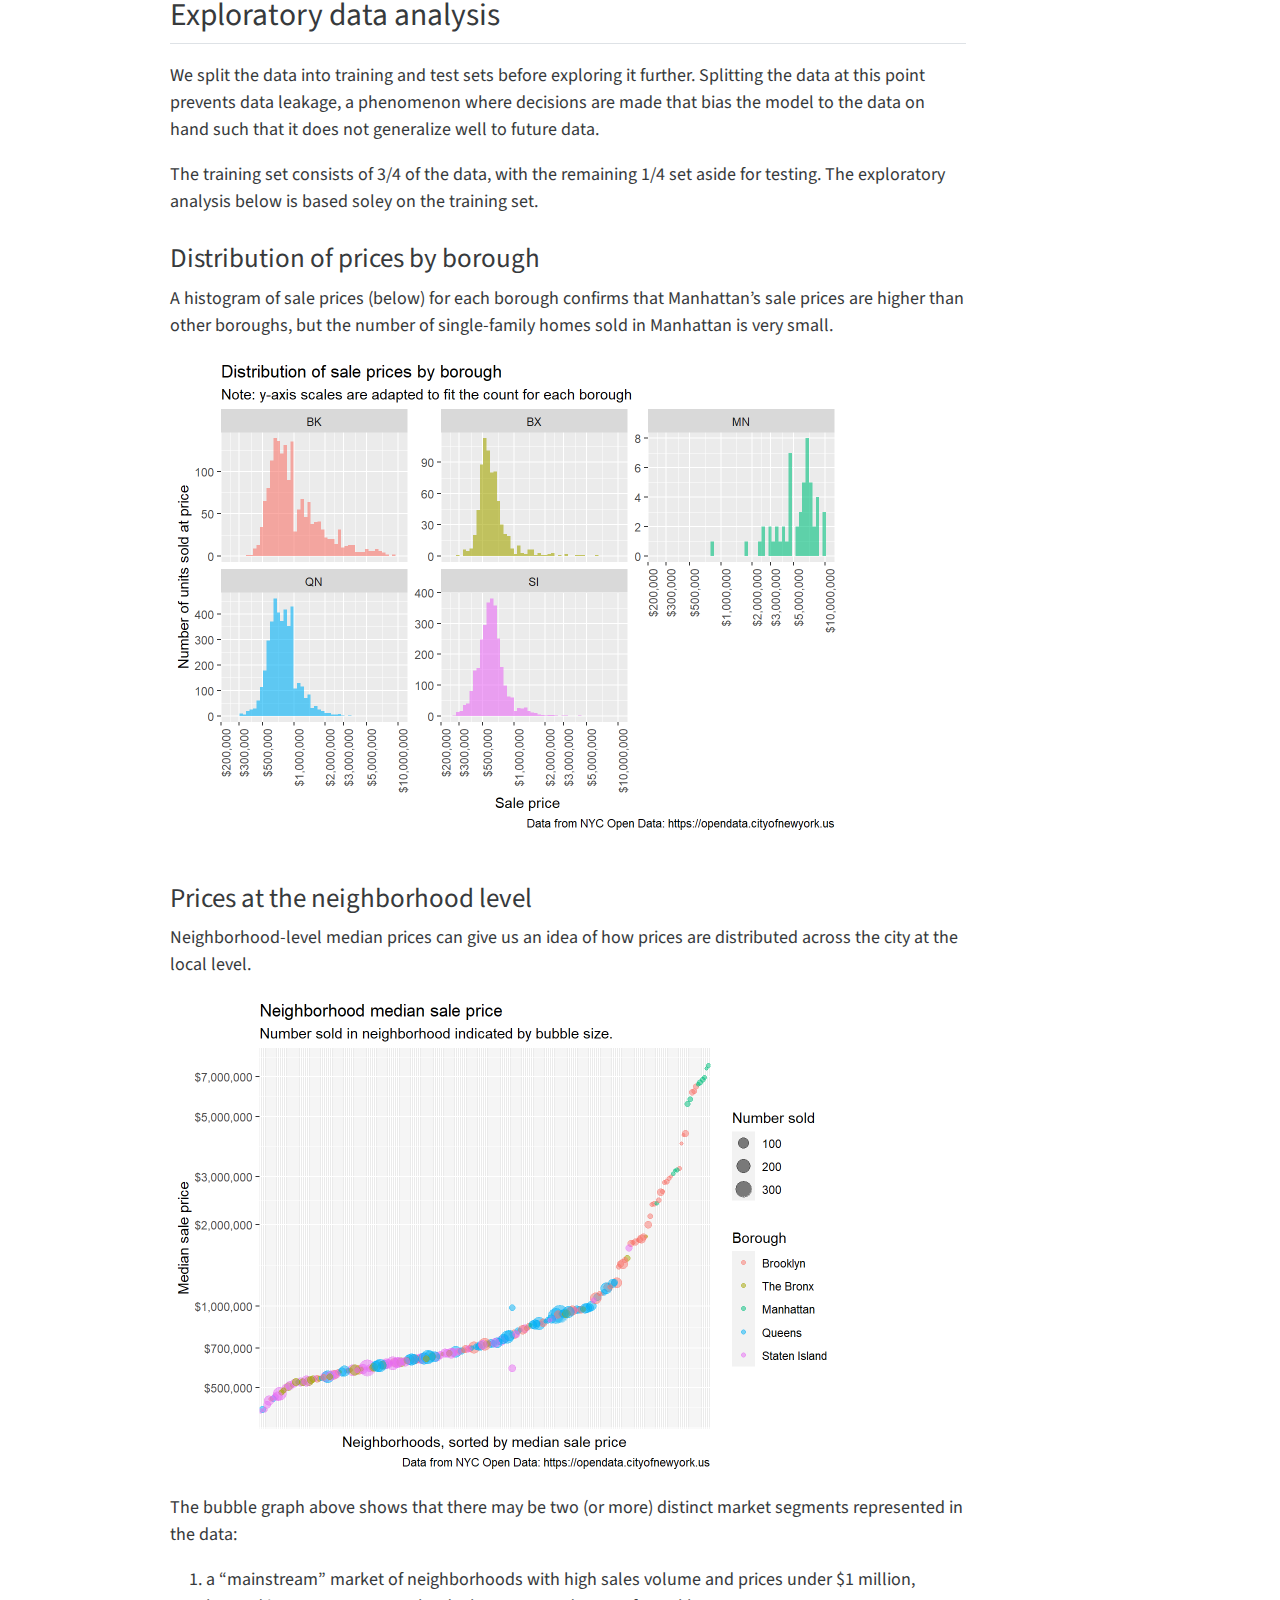
<file: docs/analysis_main_final.html>
<!DOCTYPE html>
<html xmlns="http://www.w3.org/1999/xhtml" lang="en" xml:lang="en"><head>

<meta charset="utf-8">
<meta name="generator" content="quarto-1.1.251">

<meta name="viewport" content="width=device-width, initial-scale=1.0, user-scalable=yes">

<meta name="author" content="Matt Plastow">

<title>Matt Plastow - Portfolio - Predicting New York City Home Prices</title>
<style>
code{white-space: pre-wrap;}
span.smallcaps{font-variant: small-caps;}
div.columns{display: flex; gap: min(4vw, 1.5em);}
div.column{flex: auto; overflow-x: auto;}
div.hanging-indent{margin-left: 1.5em; text-indent: -1.5em;}
ul.task-list{list-style: none;}
ul.task-list li input[type="checkbox"] {
  width: 0.8em;
  margin: 0 0.8em 0.2em -1.6em;
  vertical-align: middle;
}
pre > code.sourceCode { white-space: pre; position: relative; }
pre > code.sourceCode > span { display: inline-block; line-height: 1.25; }
pre > code.sourceCode > span:empty { height: 1.2em; }
.sourceCode { overflow: visible; }
code.sourceCode > span { color: inherit; text-decoration: inherit; }
div.sourceCode { margin: 1em 0; }
pre.sourceCode { margin: 0; }
@media screen {
div.sourceCode { overflow: auto; }
}
@media print {
pre > code.sourceCode { white-space: pre-wrap; }
pre > code.sourceCode > span { text-indent: -5em; padding-left: 5em; }
}
pre.numberSource code
  { counter-reset: source-line 0; }
pre.numberSource code > span
  { position: relative; left: -4em; counter-increment: source-line; }
pre.numberSource code > span > a:first-child::before
  { content: counter(source-line);
    position: relative; left: -1em; text-align: right; vertical-align: baseline;
    border: none; display: inline-block;
    -webkit-touch-callout: none; -webkit-user-select: none;
    -khtml-user-select: none; -moz-user-select: none;
    -ms-user-select: none; user-select: none;
    padding: 0 4px; width: 4em;
    color: #aaaaaa;
  }
pre.numberSource { margin-left: 3em; border-left: 1px solid #aaaaaa;  padding-left: 4px; }
div.sourceCode
  {   }
@media screen {
pre > code.sourceCode > span > a:first-child::before { text-decoration: underline; }
}
code span.al { color: #ff0000; font-weight: bold; } /* Alert */
code span.an { color: #60a0b0; font-weight: bold; font-style: italic; } /* Annotation */
code span.at { color: #7d9029; } /* Attribute */
code span.bn { color: #40a070; } /* BaseN */
code span.bu { color: #008000; } /* BuiltIn */
code span.cf { color: #007020; font-weight: bold; } /* ControlFlow */
code span.ch { color: #4070a0; } /* Char */
code span.cn { color: #880000; } /* Constant */
code span.co { color: #60a0b0; font-style: italic; } /* Comment */
code span.cv { color: #60a0b0; font-weight: bold; font-style: italic; } /* CommentVar */
code span.do { color: #ba2121; font-style: italic; } /* Documentation */
code span.dt { color: #902000; } /* DataType */
code span.dv { color: #40a070; } /* DecVal */
code span.er { color: #ff0000; font-weight: bold; } /* Error */
code span.ex { } /* Extension */
code span.fl { color: #40a070; } /* Float */
code span.fu { color: #06287e; } /* Function */
code span.im { color: #008000; font-weight: bold; } /* Import */
code span.in { color: #60a0b0; font-weight: bold; font-style: italic; } /* Information */
code span.kw { color: #007020; font-weight: bold; } /* Keyword */
code span.op { color: #666666; } /* Operator */
code span.ot { color: #007020; } /* Other */
code span.pp { color: #bc7a00; } /* Preprocessor */
code span.sc { color: #4070a0; } /* SpecialChar */
code span.ss { color: #bb6688; } /* SpecialString */
code span.st { color: #4070a0; } /* String */
code span.va { color: #19177c; } /* Variable */
code span.vs { color: #4070a0; } /* VerbatimString */
code span.wa { color: #60a0b0; font-weight: bold; font-style: italic; } /* Warning */
</style>


<script src="site_libs/quarto-nav/quarto-nav.js"></script>
<script src="site_libs/quarto-nav/headroom.min.js"></script>
<script src="site_libs/clipboard/clipboard.min.js"></script>
<script src="site_libs/quarto-search/autocomplete.umd.js"></script>
<script src="site_libs/quarto-search/fuse.min.js"></script>
<script src="site_libs/quarto-search/quarto-search.js"></script>
<meta name="quarto:offset" content="./">
<script src="site_libs/quarto-html/quarto.js"></script>
<script src="site_libs/quarto-html/popper.min.js"></script>
<script src="site_libs/quarto-html/tippy.umd.min.js"></script>
<script src="site_libs/quarto-html/anchor.min.js"></script>
<link href="site_libs/quarto-html/tippy.css" rel="stylesheet">
<link href="site_libs/quarto-html/quarto-syntax-highlighting.css" rel="stylesheet" id="quarto-text-highlighting-styles">
<script src="site_libs/bootstrap/bootstrap.min.js"></script>
<link href="site_libs/bootstrap/bootstrap-icons.css" rel="stylesheet">
<link href="site_libs/bootstrap/bootstrap.min.css" rel="stylesheet" id="quarto-bootstrap" data-mode="light">
<script id="quarto-search-options" type="application/json">{
  "location": "navbar",
  "copy-button": false,
  "collapse-after": 3,
  "panel-placement": "end",
  "type": "overlay",
  "limit": 20,
  "language": {
    "search-no-results-text": "No results",
    "search-matching-documents-text": "matching documents",
    "search-copy-link-title": "Copy link to search",
    "search-hide-matches-text": "Hide additional matches",
    "search-more-match-text": "more match in this document",
    "search-more-matches-text": "more matches in this document",
    "search-clear-button-title": "Clear",
    "search-detached-cancel-button-title": "Cancel",
    "search-submit-button-title": "Submit"
  }
}</script>


<link rel="stylesheet" href="styles.css">
</head>

<body class="nav-fixed">

<div id="quarto-search-results"></div>
  <header id="quarto-header" class="headroom fixed-top">
    <nav class="navbar navbar-expand-lg navbar-dark ">
      <div class="navbar-container container-fluid">
      <div class="navbar-brand-container">
    <a class="navbar-brand" href="./index.html">
    <span class="navbar-title">Matt Plastow - Portfolio</span>
    </a>
  </div>
          <button class="navbar-toggler" type="button" data-bs-toggle="collapse" data-bs-target="#navbarCollapse" aria-controls="navbarCollapse" aria-expanded="false" aria-label="Toggle navigation" onclick="if (window.quartoToggleHeadroom) { window.quartoToggleHeadroom(); }">
  <span class="navbar-toggler-icon"></span>
</button>
          <div class="collapse navbar-collapse" id="navbarCollapse">
            <ul class="navbar-nav navbar-nav-scroll me-auto">
  <li class="nav-item">
    <a class="nav-link" href="./index.html">Home</a>
  </li>  
  <li class="nav-item">
    <a class="nav-link active" href="./analysis_main_final.html" aria-current="page">Predicting NYC Home Prices</a>
  </li>  
  <li class="nav-item">
    <a class="nav-link" href="./leaflet_maps_sfh_2021.html">Maps - Single-Family Home Sales 2021</a>
  </li>  
  <li class="nav-item">
    <a class="nav-link" href="./leaflet_maps_condos_2021.html">Maps - Condo Sales 2021</a>
  </li>  
  <li class="nav-item">
    <a class="nav-link" href="./leaflet_maps_coops_2021.html">Maps - Co-op Apartment Sales 2021</a>
  </li>  
</ul>
              <div id="quarto-search" class="" title="Search"></div>
          </div> <!-- /navcollapse -->
      </div> <!-- /container-fluid -->
    </nav>
</header>
<!-- content -->
<div id="quarto-content" class="quarto-container page-columns page-rows-contents page-layout-article page-navbar">
<!-- sidebar -->
<!-- margin-sidebar -->
    <div id="quarto-margin-sidebar" class="sidebar margin-sidebar">
        <nav id="TOC" role="doc-toc" class="toc-active">
    <h2 id="toc-title">On this page</h2>
   
  <ul>
  <li><a href="#summary" id="toc-summary" class="nav-link active" data-scroll-target="#summary">Summary</a>
  <ul class="collapse">
  <li><a href="#problem" id="toc-problem" class="nav-link" data-scroll-target="#problem">Problem</a></li>
  <li><a href="#wrangling-the-data" id="toc-wrangling-the-data" class="nav-link" data-scroll-target="#wrangling-the-data">Wrangling the data</a></li>
  <li><a href="#exploring-the-data" id="toc-exploring-the-data" class="nav-link" data-scroll-target="#exploring-the-data">Exploring the data</a></li>
  <li><a href="#training-and-testing-the-model" id="toc-training-and-testing-the-model" class="nav-link" data-scroll-target="#training-and-testing-the-model">Training and testing the model</a></li>
  <li><a href="#conclusions" id="toc-conclusions" class="nav-link" data-scroll-target="#conclusions">Conclusions</a></li>
  </ul></li>
  <li><a href="#introduction" id="toc-introduction" class="nav-link" data-scroll-target="#introduction">Introduction</a>
  <ul class="collapse">
  <li><a href="#background" id="toc-background" class="nav-link" data-scroll-target="#background">Background</a></li>
  <li><a href="#statement-of-problem" id="toc-statement-of-problem" class="nav-link" data-scroll-target="#statement-of-problem">Statement of problem</a></li>
  <li><a href="#summary-of-data" id="toc-summary-of-data" class="nav-link" data-scroll-target="#summary-of-data">Summary of data</a></li>
  </ul></li>
  <li><a href="#wrangling-the-data-1" id="toc-wrangling-the-data-1" class="nav-link" data-scroll-target="#wrangling-the-data-1">Wrangling the data</a>
  <ul class="collapse">
  <li><a href="#sales-data" id="toc-sales-data" class="nav-link" data-scroll-target="#sales-data">Sales data</a></li>
  <li><a href="#pluto-data" id="toc-pluto-data" class="nav-link" data-scroll-target="#pluto-data">PLUTO data</a></li>
  <li><a href="#neighborhood-tabulation-areas" id="toc-neighborhood-tabulation-areas" class="nav-link" data-scroll-target="#neighborhood-tabulation-areas">Neighborhood Tabulation Areas</a></li>
  <li><a href="#distance-and-count-for-nearby-amenities" id="toc-distance-and-count-for-nearby-amenities" class="nav-link" data-scroll-target="#distance-and-count-for-nearby-amenities">Distance-and-count for nearby amenities</a></li>
  <li><a href="#distance-to-city-hall" id="toc-distance-to-city-hall" class="nav-link" data-scroll-target="#distance-to-city-hall">Distance to City Hall</a></li>
  <li><a href="#local-housing-construction" id="toc-local-housing-construction" class="nav-link" data-scroll-target="#local-housing-construction">Local housing construction</a></li>
  <li><a href="#school-quality" id="toc-school-quality" class="nav-link" data-scroll-target="#school-quality">School quality</a></li>
  <li><a href="#final-dataset" id="toc-final-dataset" class="nav-link" data-scroll-target="#final-dataset">Final dataset</a></li>
  </ul></li>
  <li><a href="#exploratory-data-analysis" id="toc-exploratory-data-analysis" class="nav-link" data-scroll-target="#exploratory-data-analysis">Exploratory data analysis</a>
  <ul class="collapse">
  <li><a href="#distribution-of-prices-by-borough" id="toc-distribution-of-prices-by-borough" class="nav-link" data-scroll-target="#distribution-of-prices-by-borough">Distribution of prices by borough</a></li>
  <li><a href="#prices-at-the-neighborhood-level" id="toc-prices-at-the-neighborhood-level" class="nav-link" data-scroll-target="#prices-at-the-neighborhood-level">Prices at the neighborhood level</a></li>
  <li><a href="#price-vs.-the-predictors" id="toc-price-vs.-the-predictors" class="nav-link" data-scroll-target="#price-vs.-the-predictors">Price vs.&nbsp;the predictors</a></li>
  <li><a href="#correlation-plot" id="toc-correlation-plot" class="nav-link" data-scroll-target="#correlation-plot">Correlation plot</a></li>
  </ul></li>
  <li><a href="#building-the-predictive-model" id="toc-building-the-predictive-model" class="nav-link" data-scroll-target="#building-the-predictive-model">Building the predictive model</a>
  <ul class="collapse">
  <li><a href="#selecting-one-model-from-several" id="toc-selecting-one-model-from-several" class="nav-link" data-scroll-target="#selecting-one-model-from-several">Selecting one model from several</a></li>
  <li><a href="#comparing-multiple-models" id="toc-comparing-multiple-models" class="nav-link" data-scroll-target="#comparing-multiple-models">Comparing multiple models</a></li>
  <li><a href="#tuning-the-selected-model" id="toc-tuning-the-selected-model" class="nav-link" data-scroll-target="#tuning-the-selected-model">Tuning the selected model</a></li>
  <li><a href="#tuning-results" id="toc-tuning-results" class="nav-link" data-scroll-target="#tuning-results">Tuning results</a></li>
  <li><a href="#testing-the-tuned-model" id="toc-testing-the-tuned-model" class="nav-link" data-scroll-target="#testing-the-tuned-model">Testing the tuned model</a></li>
  </ul></li>
  <li><a href="#discussion" id="toc-discussion" class="nav-link" data-scroll-target="#discussion">Discussion</a></li>
  <li><a href="#next-steps" id="toc-next-steps" class="nav-link" data-scroll-target="#next-steps">Next steps</a></li>
  </ul>
</nav>
    </div>
<!-- main -->
<main class="content" id="quarto-document-content">

<header id="title-block-header" class="quarto-title-block default">
<div class="quarto-title">
<h1 class="title">Predicting New York City Home Prices</h1>
</div>



<div class="quarto-title-meta">

    <div>
    <div class="quarto-title-meta-heading">Author</div>
    <div class="quarto-title-meta-contents">
             <p>Matt Plastow </p>
          </div>
  </div>
    
    
  </div>
  

</header>

<section id="summary" class="level2">
<h2 class="anchored" data-anchor-id="summary">Summary</h2>
<section id="problem" class="level3">
<h3 class="anchored" data-anchor-id="problem">Problem</h3>
<p>Build a model to predict sale prices of single-family homes in New York City. The data used to train the model should be publicly-available and should incorporate features of each home itself, each home’s location, and the amenities nearby each home.</p>
</section>
<section id="wrangling-the-data" class="level3">
<h3 class="anchored" data-anchor-id="wrangling-the-data">Wrangling the data</h3>
<p>Home sales data was thoroughly screened and filtered after import to ensure that only arms-length sales of move-in-ready homes were included in the final dataset. The range of sales prices was capped at $10 million to prevent rare, ultra-high-priced homes from having an undue influence.</p>
<p>Datasets from several different city agencies were compiled to create the final dataset. The second major component (after sales data from the Department of Finance) was lot-level data from the Department of City Planning. Spatial methods from the <code>sf</code> package were used to measure the distance from each home sold to the nearest subway station, bike route, park, and open street, using data from the appropriate agencies. The count of the same amenities within walking distance of each home was also calculated. Local housing construction data and local school quality data for each home sold rounded out the final dataset.</p>
</section>
<section id="exploring-the-data" class="level3">
<h3 class="anchored" data-anchor-id="exploring-the-data">Exploring the data</h3>
<p>The <code>ggplot2</code> package was used to make numerous visualizations during data exploration. Some linear relationships were uncovered, as were several strongly nonlinear relationships between the predictors and the outcome variable (the home sale price). None of the predictors were strongly correlated with the outcome.</p>
</section>
<section id="training-and-testing-the-model" class="level3">
<h3 class="anchored" data-anchor-id="training-and-testing-the-model">Training and testing the model</h3>
<p>The model was built using packages in the <code>tidymodels</code> framework. Several model types were trained using a 10-fold cross-validation scheme and compared to one another. A Cubist rules-based model was chosen because it performed better and more consistently than the other models. The Cubist model was tuned using a 10-point random grid search, and a model was selected to test.</p>
</section>
<section id="conclusions" class="level3">
<h3 class="anchored" data-anchor-id="conclusions">Conclusions</h3>
<p>The selected Cubist model performed well on the test, approximating the level of performance that was achieved during training. Overall, the model was slightly biased toward overpredicting the high end of the price range, and underpredicting the lower end of the range. Additional rounds of model development could be done to account for this systematic bias, but the overall performance was adequate for a first round.</p>
</section>
</section>
<section id="introduction" class="level2">
<h2 class="anchored" data-anchor-id="introduction">Introduction</h2>
<section id="background" class="level3">
<h3 class="anchored" data-anchor-id="background">Background</h3>
<p>New York City has an unusual housing market compared to most American cities. First, only about one-third of households own their homes<a href="#fn1" class="footnote-ref" id="fnref1" role="doc-noteref"><sup>1</sup></a>. Second, single-family homes are relatively rare in New York City – only one in eight housing units sold in 2021 were in this category.</p>
<p>In the most desirable neighborhoods in Manhattan and Brooklyn, single-family homes are mostly rowhomes, like the classic brownstone. In other parts of the city, homes in this category range from beachfront cottages to sprawling mansions. The rarity and diversity of single-family homes makes predicting their prices a challenging task. For companies in the real estate industry, a model that predicts prices accurately can be the difference between profit and going out of business.</p>
<p>The dataset compiled here incorporates information about each property, its location, and nearby services and amenities. In contrast, the Ames Iowa Housing dataset encountered in educational contexts consists mostly of the details of the home – number of bedrooms and bathrooms, features like basements and driveways, building materials etc.<a href="#fn2" class="footnote-ref" id="fnref2" role="doc-noteref"><sup>2</sup></a> The location and amenities approach may be more useful in a city as large and geographically diverse as New York City.</p>
</section>
<section id="statement-of-problem" class="level3">
<h3 class="anchored" data-anchor-id="statement-of-problem">Statement of problem</h3>
<p>The goal of the project is to build a model to predict sale prices of single-family homes in New York City using a combination of location features, areal features, and features of the property. The homes included in the training dataset should be move-in ready and sold on the open market, as those are the kinds of homes for which accurate pricing has the largest potential return for businesses.</p>
</section>
<section id="summary-of-data" class="level3">
<h3 class="anchored" data-anchor-id="summary-of-data">Summary of data</h3>
<p>All data are publicly available from <a href="https://opendata.cityofnewyork.us" class="uri">https://opendata.cityofnewyork.us</a>. The data has been sourced and compiled by the author.</p>
<p>A few important considerations before getting into the data:</p>
<ol type="1">
<li><p>All the data used in this project are open data from city agencies, which may be less complete than commercial datasets.</p></li>
<li><p>A large number of variables were explored for inclusion in the final set, but ultimately rejected. Some variables were relevant to only a small proportion of lots, while others had poor coverage or excessive missing values. Certain variables were highly correlated with the outcome, notably tax assessment data.</p></li>
<li><p>Screening the homes in the dataset was an important task for this project, and could not be done automatically in R. The screening process is briefly described below.</p></li>
</ol>
<section id="variables" class="level4">
<h4 class="anchored" data-anchor-id="variables">Variables</h4>
<p><strong>Outcome:</strong> Sale price</p>
<p><strong>Predictors:</strong></p>
<ul>
<li><p>Location:</p>
<ul>
<li><p>Borough</p></li>
<li><p>Latitude and longitude</p></li>
<li><p>Distance to city hall (used as measure of centrality)</p></li>
</ul></li>
<li><p>Property attributes:</p>
<ul>
<li><p>Lot area in square feet</p></li>
<li><p>Residential area in square feet</p></li>
<li><p>Ratio of lot area to residential area</p></li>
<li><p>Number of floors</p></li>
<li><p>Year built</p></li>
<li><p>Year of last major alteration</p></li>
<li><p>Property landmarked or in historic district</p></li>
</ul></li>
<li><p>Nearby amenities</p>
<ul>
<li><p>Distance to nearest…</p>
<ul>
<li><p>subway station</p></li>
<li><p>bike route</p></li>
<li><p>park</p></li>
<li><p>Open Street</p></li>
</ul></li>
<li><p>Number of each of the above within walking distance</p></li>
<li><p>Number of new housing units built nearby since 2010</p></li>
<li><p>School quality ratings for zoned elementary and middle schools</p></li>
</ul></li>
</ul>
</section>
</section>
</section>
<section id="wrangling-the-data-1" class="level2">
<h2 class="anchored" data-anchor-id="wrangling-the-data-1">Wrangling the data</h2>
<p>The first major data component is the NYC Department of Finance data on all property sales for 2021. This data is composed of five Excel spreadsheets, one for each borough.<a href="#fn3" class="footnote-ref" id="fnref3" role="doc-noteref"><sup>3</sup></a> The spreadsheets have a common structure, so writing a function to import and select columns from them cuts down on redundant code.</p>
<div class="cell">
<div class="sourceCode cell-code" id="cb1"><pre class="sourceCode r code-with-copy"><code class="sourceCode r"><span id="cb1-1"><a href="#cb1-1" aria-hidden="true" tabindex="-1"></a>read_sales_data <span class="ot">&lt;-</span> <span class="cf">function</span>(path) {</span>
<span id="cb1-2"><a href="#cb1-2" aria-hidden="true" tabindex="-1"></a>  readxl<span class="sc">::</span><span class="fu">read_xlsx</span>(</span>
<span id="cb1-3"><a href="#cb1-3" aria-hidden="true" tabindex="-1"></a>    <span class="co"># Specify path</span></span>
<span id="cb1-4"><a href="#cb1-4" aria-hidden="true" tabindex="-1"></a>    <span class="at">path =</span> path,</span>
<span id="cb1-5"><a href="#cb1-5" aria-hidden="true" tabindex="-1"></a>    <span class="co"># Specify tidy column names</span></span>
<span id="cb1-6"><a href="#cb1-6" aria-hidden="true" tabindex="-1"></a>    <span class="at">col_names =</span> <span class="fu">c</span>(</span>
<span id="cb1-7"><a href="#cb1-7" aria-hidden="true" tabindex="-1"></a>      <span class="st">"borough_num"</span>,</span>
<span id="cb1-8"><a href="#cb1-8" aria-hidden="true" tabindex="-1"></a>      <span class="st">"neighborhood"</span>,</span>
<span id="cb1-9"><a href="#cb1-9" aria-hidden="true" tabindex="-1"></a>      <span class="st">"bldg_class_cat"</span>,</span>
<span id="cb1-10"><a href="#cb1-10" aria-hidden="true" tabindex="-1"></a>      <span class="st">"tax_class_now"</span>,</span>
<span id="cb1-11"><a href="#cb1-11" aria-hidden="true" tabindex="-1"></a>      <span class="st">"block"</span>,</span>
<span id="cb1-12"><a href="#cb1-12" aria-hidden="true" tabindex="-1"></a>      <span class="st">"lot"</span>,</span>
<span id="cb1-13"><a href="#cb1-13" aria-hidden="true" tabindex="-1"></a>      <span class="st">"easement"</span>,</span>
<span id="cb1-14"><a href="#cb1-14" aria-hidden="true" tabindex="-1"></a>      <span class="st">"bldg_class_now"</span>,</span>
<span id="cb1-15"><a href="#cb1-15" aria-hidden="true" tabindex="-1"></a>      <span class="st">"address"</span>,</span>
<span id="cb1-16"><a href="#cb1-16" aria-hidden="true" tabindex="-1"></a>      <span class="st">"apt"</span>,</span>
<span id="cb1-17"><a href="#cb1-17" aria-hidden="true" tabindex="-1"></a>      <span class="st">"zip"</span>,</span>
<span id="cb1-18"><a href="#cb1-18" aria-hidden="true" tabindex="-1"></a>      <span class="st">"res_unit_sale"</span>,</span>
<span id="cb1-19"><a href="#cb1-19" aria-hidden="true" tabindex="-1"></a>      <span class="st">"comm_unit_sale"</span>,</span>
<span id="cb1-20"><a href="#cb1-20" aria-hidden="true" tabindex="-1"></a>      <span class="st">"total_unit_sale"</span>,</span>
<span id="cb1-21"><a href="#cb1-21" aria-hidden="true" tabindex="-1"></a>      <span class="st">"land_sq_ft"</span>,</span>
<span id="cb1-22"><a href="#cb1-22" aria-hidden="true" tabindex="-1"></a>      <span class="st">"gross_sq_ft"</span>,</span>
<span id="cb1-23"><a href="#cb1-23" aria-hidden="true" tabindex="-1"></a>      <span class="st">"year_built_sale"</span>,</span>
<span id="cb1-24"><a href="#cb1-24" aria-hidden="true" tabindex="-1"></a>      <span class="st">"tax_class_sale"</span>,</span>
<span id="cb1-25"><a href="#cb1-25" aria-hidden="true" tabindex="-1"></a>      <span class="st">"bldg_class_sale"</span>,</span>
<span id="cb1-26"><a href="#cb1-26" aria-hidden="true" tabindex="-1"></a>      <span class="st">"sale_price"</span>,</span>
<span id="cb1-27"><a href="#cb1-27" aria-hidden="true" tabindex="-1"></a>      <span class="st">"sale_date"</span></span>
<span id="cb1-28"><a href="#cb1-28" aria-hidden="true" tabindex="-1"></a>    ),</span>
<span id="cb1-29"><a href="#cb1-29" aria-hidden="true" tabindex="-1"></a>    <span class="co"># Skip header</span></span>
<span id="cb1-30"><a href="#cb1-30" aria-hidden="true" tabindex="-1"></a>    <span class="at">skip =</span> <span class="dv">8</span></span>
<span id="cb1-31"><a href="#cb1-31" aria-hidden="true" tabindex="-1"></a>  ) <span class="sc">|&gt;</span></span>
<span id="cb1-32"><a href="#cb1-32" aria-hidden="true" tabindex="-1"></a>    dplyr<span class="sc">::</span><span class="fu">filter</span>(</span>
<span id="cb1-33"><a href="#cb1-33" aria-hidden="true" tabindex="-1"></a>      <span class="co"># Filter for single-family home sales...</span></span>
<span id="cb1-34"><a href="#cb1-34" aria-hidden="true" tabindex="-1"></a>      bldg_class_cat <span class="sc">==</span> <span class="st">"01 ONE FAMILY DWELLINGS"</span> <span class="sc">&amp;</span></span>
<span id="cb1-35"><a href="#cb1-35" aria-hidden="true" tabindex="-1"></a>      <span class="co"># ...with a single unit sold...</span></span>
<span id="cb1-36"><a href="#cb1-36" aria-hidden="true" tabindex="-1"></a>      total_unit_sale <span class="sc">==</span> <span class="dv">1</span></span>
<span id="cb1-37"><a href="#cb1-37" aria-hidden="true" tabindex="-1"></a>    )</span>
<span id="cb1-38"><a href="#cb1-38" aria-hidden="true" tabindex="-1"></a>}</span></code><button title="Copy to Clipboard" class="code-copy-button"><i class="bi"></i></button></pre></div>
</div>
<section id="sales-data" class="level3">
<h3 class="anchored" data-anchor-id="sales-data">Sales data</h3>
<p>After importing all five spreadsheets, we compile the data from all five boroughs into a single table.</p>
<p>An important next step is to create a Borough-Block-Lot (BBL) identifier for each row by combining the separate elements in the sales data. The BBL system is the city government’s method of uniquely identifying each lot in the entire city. We will use the BBL IDs to compile the data from the various sources that are available.</p>
<p>Each unique sale is identified with a new column consisting of BBL plus date.</p>
<section id="errors-in-the-data" class="level4">
<h4 class="anchored" data-anchor-id="errors-in-the-data">Errors in the data</h4>
<p>The sales data has several problems. First, there are several types of errors that must be screened for:</p>
<ul>
<li>Misclassified lots (condos in multi-unit buildings marked as single-family homes, empty lots classified as homes etc.)</li>
<li>Missing information</li>
<li>Inaccurate information</li>
</ul>
<p>Sales with these types of errors are excluded.</p>
<p>Second, there are a small number of houses that do not appear to be in habitable condition, and are sold for far less than market price. These houses were all discovered during the screening process described below, and are also excluded.</p>
</section>
<section id="sweetheart-deals-and-transfers" class="level4">
<h4 class="anchored" data-anchor-id="sweetheart-deals-and-transfers">Sweetheart deals and transfers</h4>
<p>The third type of problem with the data, and by far the largest, is that there are a large number of sales that are clearly not sold in arms-length sales on the open market. Including these sales in the dataset degrades the predictive power of any model attempting to predict market prices, so they should be excluded.</p>
<div class="cell">

</div>
<p>Note the huge number of 0-dollar sales on a histogram of all single-family home prices (below).</p>
<div class="cell">
<div class="cell-output-display">
<p><img src="analysis_main_final_files/figure-html/unnamed-chunk-9-1.png" class="img-fluid" width="672"></p>
</div>
</div>
<p>The data clearly contains no-cost transfers and sweetheart deals (homes sold for $5000 or even $10) between family, friends, business entities, and so on.</p>
</section>
<section id="filtering-out-non-arms-length-sales" class="level4">
<h4 class="anchored" data-anchor-id="filtering-out-non-arms-length-sales">Filtering out non-arms-length sales</h4>
<p>The market-rate prices we are predicting more specifically described as arm’s-length sales – sales where both parties are trying to maximize their advantage in the sale. In real estate, there are a number of different kinds of non-arms-length sales:</p>
<ul>
<li><p>Auctions</p></li>
<li><p>Bank-owned properties</p></li>
<li><p>Short sales</p></li>
<li><p>Cash-for-homes services</p></li>
</ul>
<p>These sales and others should be excluded from the dataset.</p>
<p>While it is impossible to positively identify every sale in this category, we can create a filter to identify candidates. To do this, we use data scraped from live listings on Zillow<a href="#fn4" class="footnote-ref" id="fnref4" role="doc-noteref"><sup>4</sup></a> to develop an understanding of what actual market sales look like.</p>
<div class="cell">
<div class="cell-output-display">
<p><img src="analysis_main_final_files/figure-html/unnamed-chunk-14-1.png" class="img-fluid" width="672"></p>
</div>
</div>
<p>The distribution of single-family homes listed for sale on Zillow looks similar to that of our sales data, though with a “thicker” upper tail.</p>
<p>The Zillow data allows us to answer two important questions:</p>
<ol type="1">
<li><p><em>What is the minimum one can expect to pay for a house anywhere in the city?</em> The sales for $5000 are obviously deals of some kind, but what about $100k sales? Based on the Zillow data, any house sold for under $250,000 is almost certainly not an arm’s-length sale and should be excluded.</p></li>
<li><p><em>What is the range of prices one can expect to pay for a house in a given neighborhood?</em> Prices are not uniform across the city, so the filter should be responsive to local sub-markets. Based on the Zillow data, for any given neighborhood, houses that are sold for less than 45% of the neighborhood median sale price are likely sales that should be excluded.</p></li>
</ol>
<p>We build a filter that catches all homes under $250k and all homes that were sold for less than 45% of the median price in the local area. Two measures of “local area” are used – ZIP code and neighborhood – and produce somewhat different, yet overlapping, sets of results.</p>
<p>Screening the filter results reveals that a small number of sales that appear to be on-market have been picked up by the filter, but overall the filter is reasonably effective.</p>
</section>
<section id="screening-sales-manually" class="level4">
<h4 class="anchored" data-anchor-id="screening-sales-manually">Screening sales manually</h4>
<p>It is reasonable to assume that the filter did not catch all homes sold off-market. The next task is to manually screen a portion of the remaining sales by searching for the address on Zillow and other websites. Over time, an intuition of what counts as a non-arms-length sale can be developed. Broadly speaking, homes that have one or more of the following attributes are excluded:</p>
<ul>
<li>Listed as an auction, short sale, bank-owned or real-estate-owned property, in foreclosure etc.</li>
<li>Listed with language indicating a fixer-upper or other problems</li>
<li>Showing visible signs of deterioration or abandonment</li>
<li>Sold for substantially under for-sale or recently-sold homes in the area</li>
<li>Sold for less than a previously-recorded sale</li>
</ul>
<p>The screening process is time-intensive, so not every home can be screened. The focus was put on homes under $500k, homes that stood out in some way during data exploration, and homes that were identified as over- or under-predictions at some point during the model building process. Some random screening of homes was done to counter some of the biases inherent in this method of screening. About 1000 sales were screened in this manner, and 450 sales were excluded based on the results.</p>
</section>
<section id="capping-the-distribution" class="level4">
<h4 class="anchored" data-anchor-id="capping-the-distribution">Capping the distribution</h4>
<p>Another important filter for the data involves excluding homes over a certain price. The statistical reason for doing this is so that ultra-high-end outliers do not exert undue leverage during the modeling process. More conceptually, at some point in the price distribution, homes become out of reach of everyone except the ultra-wealthy, and thus the “market” for these homes is conceptually distinct from the market for homes sold for $500,000 to $1,000,000.</p>
<p>For this project, the prices will be capped at $10 million, a 40x multiple of the minimum price included. The decision to cap the prices here is ultimately arbitrary and may be higher than is truly useful – the principle of not discarding potentially useful data was important to the choice of where to cap.</p>
<div class="cell">
<div class="cell-output-display">
<p><img src="analysis_main_final_files/figure-html/unnamed-chunk-24-1.png" class="img-fluid" width="672"></p>
</div>
</div>
<p>The distribution of the screened and filtered sale price variable is similar in shape to both the original data and the Zillow data, meaning no extreme distortions were introduced during the process. An artifact visible in this graph that we can call the “million-dollar shelf” will show up more clearly in later graphs.</p>
</section>
</section>
<section id="pluto-data" class="level3">
<h3 class="anchored" data-anchor-id="pluto-data">PLUTO data</h3>
<p>The next step is to import data from PLUTO files. “Primary Land Use Tax Lot Output”<a href="#fn5" class="footnote-ref" id="fnref5" role="doc-noteref"><sup>5</sup></a> is the name for publicly available data for each tax lot (identified by a BBL ID) in the city. It contains location data, district data, and features of the buildings on the tax lot, like floor area and the year it was built. All of the features of the properties that were not found in the sales data are found here.</p>
<div class="cell">
<div class="sourceCode cell-code" id="cb2"><pre class="sourceCode r code-with-copy"><code class="sourceCode r"><span id="cb2-1"><a href="#cb2-1" aria-hidden="true" tabindex="-1"></a>pluto_data <span class="ot">&lt;-</span></span>
<span id="cb2-2"><a href="#cb2-2" aria-hidden="true" tabindex="-1"></a>  <span class="fu">read_csv</span>(</span>
<span id="cb2-3"><a href="#cb2-3" aria-hidden="true" tabindex="-1"></a>    <span class="at">file =</span> <span class="st">"../data/pluto/Primary_Land_Use_Tax_Lot_Output__PLUTO_.csv"</span>,</span>
<span id="cb2-4"><a href="#cb2-4" aria-hidden="true" tabindex="-1"></a>    <span class="co"># Guess column type based on more rows than default</span></span>
<span id="cb2-5"><a href="#cb2-5" aria-hidden="true" tabindex="-1"></a>    <span class="at">guess_max =</span> <span class="dv">120000</span></span>
<span id="cb2-6"><a href="#cb2-6" aria-hidden="true" tabindex="-1"></a>  ) <span class="sc">|&gt;</span></span>
<span id="cb2-7"><a href="#cb2-7" aria-hidden="true" tabindex="-1"></a>  <span class="fu">filter</span>(bbl <span class="sc">%in%</span> sales_all_boroughs_filter_cap<span class="sc">$</span>bbl) <span class="sc">|&gt;</span></span>
<span id="cb2-8"><a href="#cb2-8" aria-hidden="true" tabindex="-1"></a>  <span class="co"># Select columns and create tidy column names</span></span>
<span id="cb2-9"><a href="#cb2-9" aria-hidden="true" tabindex="-1"></a>  <span class="fu">select</span>(</span>
<span id="cb2-10"><a href="#cb2-10" aria-hidden="true" tabindex="-1"></a>    borough,</span>
<span id="cb2-11"><a href="#cb2-11" aria-hidden="true" tabindex="-1"></a>    bbl,</span>
<span id="cb2-12"><a href="#cb2-12" aria-hidden="true" tabindex="-1"></a>    <span class="at">address_pluto =</span> address,</span>
<span id="cb2-13"><a href="#cb2-13" aria-hidden="true" tabindex="-1"></a>    <span class="at">ct2010 =</span> <span class="st">`</span><span class="at">census tract 2010</span><span class="st">`</span>,</span>
<span id="cb2-14"><a href="#cb2-14" aria-hidden="true" tabindex="-1"></a>    cb2010,</span>
<span id="cb2-15"><a href="#cb2-15" aria-hidden="true" tabindex="-1"></a>    <span class="at">community_dist =</span> <span class="st">`</span><span class="at">community board</span><span class="st">`</span>,</span>
<span id="cb2-16"><a href="#cb2-16" aria-hidden="true" tabindex="-1"></a>    <span class="at">council_dist =</span> <span class="st">`</span><span class="at">council district</span><span class="st">`</span>,</span>
<span id="cb2-17"><a href="#cb2-17" aria-hidden="true" tabindex="-1"></a>    <span class="at">res_area =</span> resarea,</span>
<span id="cb2-18"><a href="#cb2-18" aria-hidden="true" tabindex="-1"></a>    <span class="at">num_floors =</span> numfloors,</span>
<span id="cb2-19"><a href="#cb2-19" aria-hidden="true" tabindex="-1"></a>    <span class="at">year_built_pluto =</span> yearbuilt,</span>
<span id="cb2-20"><a href="#cb2-20" aria-hidden="true" tabindex="-1"></a>    <span class="at">year_altered_1 =</span> yearalter1,</span>
<span id="cb2-21"><a href="#cb2-21" aria-hidden="true" tabindex="-1"></a>    <span class="at">year_altered_2 =</span> yearalter2,</span>
<span id="cb2-22"><a href="#cb2-22" aria-hidden="true" tabindex="-1"></a>    <span class="at">historic_dist =</span> histdist,</span>
<span id="cb2-23"><a href="#cb2-23" aria-hidden="true" tabindex="-1"></a>    landmark,</span>
<span id="cb2-24"><a href="#cb2-24" aria-hidden="true" tabindex="-1"></a>    latitude,</span>
<span id="cb2-25"><a href="#cb2-25" aria-hidden="true" tabindex="-1"></a>    longitude</span>
<span id="cb2-26"><a href="#cb2-26" aria-hidden="true" tabindex="-1"></a>  )</span></code><button title="Copy to Clipboard" class="code-copy-button"><i class="bi"></i></button></pre></div>
</div>
<p>In addition to variables directly from the data, three more variables are created here:</p>
<ul>
<li>Flag for historic properties: the property is a designated landmark or is part of a historic district</li>
<li>The ratio of lot size to residential area</li>
<li>Year last altered: the year when the property last had major alterations that change its assessed tax value. If no alterations are recorded, the year built is used instead.</li>
</ul>
</section>
<section id="neighborhood-tabulation-areas" class="level3">
<h3 class="anchored" data-anchor-id="neighborhood-tabulation-areas">Neighborhood Tabulation Areas</h3>
<p>Neighborhood Tabulation Areas<a href="#fn6" class="footnote-ref" id="fnref6" role="doc-noteref"><sup>6</sup></a> are defined by the Department of Planning and are roughly equivalent to neighborhoods as commonly understood by city residents and those in the real estate industry. The NTA codes will be used as a short, convenient neighborhood identifier.</p>
</section>
<section id="distance-and-count-for-nearby-amenities" class="level3">
<h3 class="anchored" data-anchor-id="distance-and-count-for-nearby-amenities">Distance-and-count for nearby amenities</h3>
<p>Two important aspects of nearby amenities are incorporated in this project: the distance to the nearest of the type, and the count of that type of amenity within walking distance. “Walking distance” is variously defined as 400m (1/4 mile) and 800m (1/2 mile), but for this project, we’ll split the difference and define it as 600m.</p>
<p>To quickly calculate distance-to-nearest and count-in-radius, this function will used.</p>
<div class="cell">
<div class="sourceCode cell-code" id="cb3"><pre class="sourceCode r code-with-copy"><code class="sourceCode r"><span id="cb3-1"><a href="#cb3-1" aria-hidden="true" tabindex="-1"></a>dist_and_count <span class="ot">&lt;-</span> <span class="cf">function</span>(to_location, count_within_dist_m) {</span>
<span id="cb3-2"><a href="#cb3-2" aria-hidden="true" tabindex="-1"></a>  <span class="co"># Returns row number of nearest feature to each BBL from nearest_to table</span></span>
<span id="cb3-3"><a href="#cb3-3" aria-hidden="true" tabindex="-1"></a>  nearest_feature <span class="ot">=</span></span>
<span id="cb3-4"><a href="#cb3-4" aria-hidden="true" tabindex="-1"></a>    <span class="co"># Use bbl_sf every time</span></span>
<span id="cb3-5"><a href="#cb3-5" aria-hidden="true" tabindex="-1"></a>    bbl_sf <span class="sc">|&gt;</span></span>
<span id="cb3-6"><a href="#cb3-6" aria-hidden="true" tabindex="-1"></a>    <span class="fu">st_nearest_feature</span>(</span>
<span id="cb3-7"><a href="#cb3-7" aria-hidden="true" tabindex="-1"></a>      <span class="at">y =</span> to_location</span>
<span id="cb3-8"><a href="#cb3-8" aria-hidden="true" tabindex="-1"></a>    )</span>
<span id="cb3-9"><a href="#cb3-9" aria-hidden="true" tabindex="-1"></a>  </span>
<span id="cb3-10"><a href="#cb3-10" aria-hidden="true" tabindex="-1"></a>  dist_to_loc_tbl <span class="ot">=</span> </span>
<span id="cb3-11"><a href="#cb3-11" aria-hidden="true" tabindex="-1"></a>    <span class="co"># Use bbl_sf every time</span></span>
<span id="cb3-12"><a href="#cb3-12" aria-hidden="true" tabindex="-1"></a>    bbl_sf <span class="sc">|&gt;</span></span>
<span id="cb3-13"><a href="#cb3-13" aria-hidden="true" tabindex="-1"></a>    <span class="co"># Find distance to location and round</span></span>
<span id="cb3-14"><a href="#cb3-14" aria-hidden="true" tabindex="-1"></a>    <span class="fu">mutate</span>(</span>
<span id="cb3-15"><a href="#cb3-15" aria-hidden="true" tabindex="-1"></a>      <span class="at">dist_to_loc =</span> </span>
<span id="cb3-16"><a href="#cb3-16" aria-hidden="true" tabindex="-1"></a>        <span class="fu">st_distance</span>(</span>
<span id="cb3-17"><a href="#cb3-17" aria-hidden="true" tabindex="-1"></a>          <span class="at">x =</span> bbl_sf,</span>
<span id="cb3-18"><a href="#cb3-18" aria-hidden="true" tabindex="-1"></a>          <span class="at">y =</span> to_location[nearest_feature, ],</span>
<span id="cb3-19"><a href="#cb3-19" aria-hidden="true" tabindex="-1"></a>          <span class="at">by_element =</span> <span class="cn">TRUE</span></span>
<span id="cb3-20"><a href="#cb3-20" aria-hidden="true" tabindex="-1"></a>        ) <span class="sc">|&gt;</span></span>
<span id="cb3-21"><a href="#cb3-21" aria-hidden="true" tabindex="-1"></a>        <span class="fu">as.numeric</span>() <span class="sc">|&gt;</span></span>
<span id="cb3-22"><a href="#cb3-22" aria-hidden="true" tabindex="-1"></a>        <span class="fu">round</span>()</span>
<span id="cb3-23"><a href="#cb3-23" aria-hidden="true" tabindex="-1"></a>    ) <span class="sc">|&gt;</span></span>
<span id="cb3-24"><a href="#cb3-24" aria-hidden="true" tabindex="-1"></a>    <span class="co"># Create a tibble with BBL and corresponding distance</span></span>
<span id="cb3-25"><a href="#cb3-25" aria-hidden="true" tabindex="-1"></a>    <span class="fu">as_tibble</span>() <span class="sc">|&gt;</span></span>
<span id="cb3-26"><a href="#cb3-26" aria-hidden="true" tabindex="-1"></a>    <span class="fu">select</span>(</span>
<span id="cb3-27"><a href="#cb3-27" aria-hidden="true" tabindex="-1"></a>      bbl,</span>
<span id="cb3-28"><a href="#cb3-28" aria-hidden="true" tabindex="-1"></a>      dist_to_loc</span>
<span id="cb3-29"><a href="#cb3-29" aria-hidden="true" tabindex="-1"></a>    )</span>
<span id="cb3-30"><a href="#cb3-30" aria-hidden="true" tabindex="-1"></a>  </span>
<span id="cb3-31"><a href="#cb3-31" aria-hidden="true" tabindex="-1"></a>  count_within_dist <span class="ot">&lt;-</span></span>
<span id="cb3-32"><a href="#cb3-32" aria-hidden="true" tabindex="-1"></a>    <span class="co"># Use bbl_sf</span></span>
<span id="cb3-33"><a href="#cb3-33" aria-hidden="true" tabindex="-1"></a>    bbl_sf <span class="sc">|&gt;</span></span>
<span id="cb3-34"><a href="#cb3-34" aria-hidden="true" tabindex="-1"></a>    <span class="co"># Find whether each BBL is within dist_m meters of each object</span></span>
<span id="cb3-35"><a href="#cb3-35" aria-hidden="true" tabindex="-1"></a>    <span class="fu">st_is_within_distance</span>(</span>
<span id="cb3-36"><a href="#cb3-36" aria-hidden="true" tabindex="-1"></a>      <span class="at">y =</span> to_location,</span>
<span id="cb3-37"><a href="#cb3-37" aria-hidden="true" tabindex="-1"></a>      <span class="at">dist =</span> count_within_dist_m,</span>
<span id="cb3-38"><a href="#cb3-38" aria-hidden="true" tabindex="-1"></a>      <span class="at">sparse =</span> <span class="cn">FALSE</span></span>
<span id="cb3-39"><a href="#cb3-39" aria-hidden="true" tabindex="-1"></a>    ) <span class="sc">|&gt;</span></span>
<span id="cb3-40"><a href="#cb3-40" aria-hidden="true" tabindex="-1"></a>    <span class="co"># Sum across each row to find number TRUE for each BBL</span></span>
<span id="cb3-41"><a href="#cb3-41" aria-hidden="true" tabindex="-1"></a>    <span class="fu">rowSums</span>() <span class="sc">|&gt;</span></span>
<span id="cb3-42"><a href="#cb3-42" aria-hidden="true" tabindex="-1"></a>    <span class="co"># Convert to tibble</span></span>
<span id="cb3-43"><a href="#cb3-43" aria-hidden="true" tabindex="-1"></a>    <span class="fu">as_tibble_col</span>(<span class="at">column_name =</span> <span class="st">"num_within_dist"</span>)</span>
<span id="cb3-44"><a href="#cb3-44" aria-hidden="true" tabindex="-1"></a>  </span>
<span id="cb3-45"><a href="#cb3-45" aria-hidden="true" tabindex="-1"></a>  dist_and_count <span class="ot">&lt;-</span></span>
<span id="cb3-46"><a href="#cb3-46" aria-hidden="true" tabindex="-1"></a>    count_within_dist <span class="sc">|&gt;</span></span>
<span id="cb3-47"><a href="#cb3-47" aria-hidden="true" tabindex="-1"></a>    <span class="fu">mutate</span>(</span>
<span id="cb3-48"><a href="#cb3-48" aria-hidden="true" tabindex="-1"></a>      <span class="co"># Add BBL IDs</span></span>
<span id="cb3-49"><a href="#cb3-49" aria-hidden="true" tabindex="-1"></a>      <span class="at">bbl =</span> dist_to_loc_tbl<span class="sc">$</span>bbl,</span>
<span id="cb3-50"><a href="#cb3-50" aria-hidden="true" tabindex="-1"></a>      <span class="co"># Add distance to nearest</span></span>
<span id="cb3-51"><a href="#cb3-51" aria-hidden="true" tabindex="-1"></a>      <span class="at">dist_to_nearest =</span> dist_to_loc_tbl<span class="sc">$</span>dist_to_loc,</span>
<span id="cb3-52"><a href="#cb3-52" aria-hidden="true" tabindex="-1"></a>      <span class="at">.before =</span> num_within_dist</span>
<span id="cb3-53"><a href="#cb3-53" aria-hidden="true" tabindex="-1"></a>    )</span>
<span id="cb3-54"><a href="#cb3-54" aria-hidden="true" tabindex="-1"></a>  </span>
<span id="cb3-55"><a href="#cb3-55" aria-hidden="true" tabindex="-1"></a>  <span class="fu">return</span>(</span>
<span id="cb3-56"><a href="#cb3-56" aria-hidden="true" tabindex="-1"></a>    dist_and_count <span class="sc">|&gt;</span></span>
<span id="cb3-57"><a href="#cb3-57" aria-hidden="true" tabindex="-1"></a>      <span class="fu">distinct</span>()</span>
<span id="cb3-58"><a href="#cb3-58" aria-hidden="true" tabindex="-1"></a>  )</span>
<span id="cb3-59"><a href="#cb3-59" aria-hidden="true" tabindex="-1"></a>}</span></code><button title="Copy to Clipboard" class="code-copy-button"><i class="bi"></i></button></pre></div>
</div>
<p>Here are the amenities used in this project.</p>
<section id="subway-stations7" class="level4">
<h4 class="anchored" data-anchor-id="subway-stations7">Subway stations<a href="#fn7" class="footnote-ref" id="fnref7" role="doc-noteref"><sup>7</sup></a></h4>
<p>The subway is vitally important for connecting far-flung neighborhoods to the central areas of the city (and to each other). But large parts of the city have no subway connections, which may lead to lower desirability and thus lower prices. A “subway station” here is defined as a series of parallel platforms that one or more subway services may use. For example, Union Square in Manhattan counts as three stations (4-5-6, L, N-Q-R-W).</p>
</section>
<section id="bike-routes8" class="level4">
<h4 class="anchored" data-anchor-id="bike-routes8">Bike routes<a href="#fn8" class="footnote-ref" id="fnref8" role="doc-noteref"><sup>8</sup></a></h4>
<p>Bike routes are increasingly important to getting around New York City, with a “bike boom” occurring in 2020. They are attractive amenities, much like the subway. We can expect housing prices near bike routes to be higher on average, increasing with bike route density.</p>
<p>Bike routes are represented as a series of segments, with roughly one block per segment. The number-within-walking distance represents bike route <em>density</em>, all segments of all routes within 600 meters.</p>
</section>
<section id="parks9" class="level4">
<h4 class="anchored" data-anchor-id="parks9">Parks<a href="#fn9" class="footnote-ref" id="fnref9" role="doc-noteref"><sup>9</sup></a></h4>
<p>Parks are synonymous with city living, offering public green space for all residents. Good nearby parks may be associated with higher home prices. Park types included here are neighborhood parks, playgrounds, and major parks. Greenstreets features, neighborhood gardens, beaches, and other kinds of minor parks are not included.</p>
</section>
<section id="open-streets10" class="level4">
<h4 class="anchored" data-anchor-id="open-streets10">Open Streets<a href="#fn10" class="footnote-ref" id="fnref10" role="doc-noteref"><sup>10</sup></a></h4>
<p>Open Streets<a href="#fn11" class="footnote-ref" id="fnref11" role="doc-noteref"><sup>11</sup></a> are a recent innovation in New York City: public streets that have been closed to motor vehicles as a way to increase the public space available to neighborhood residents. Much like parks, nearby Open Streets may be associated with higher home prices. Open Streets include any area designated an open street at any point in 2021.</p>
</section>
</section>
<section id="distance-to-city-hall" class="level3">
<h3 class="anchored" data-anchor-id="distance-to-city-hall">Distance to City Hall</h3>
<p>City Hall is a good proxy for the center of the city, even though it is not geographically the center point. It is adjacent to the very wealthy areas of FiDi and Lower Manhattan, and the area has been a center of civic and commercial life for centuries.</p>
</section>
<section id="local-housing-construction" class="level3">
<h3 class="anchored" data-anchor-id="local-housing-construction">Local housing construction</h3>
<p>Department of Buildings data for completed jobs since 2010.<a href="#fn12" class="footnote-ref" id="fnref12" role="doc-noteref"><sup>12</sup></a> Completed housing jobs are included since there are two competing popular intuitions: housing construction either drives prices up through gentrification, or drives prices down by increasing the housing supply.</p>
<p>“Housing jobs” can be new construction and alteration (adding units) and demolition (removing units). The net impact of these jobs is summed for each census tract, a small area that is a collection of adjacent blocks.</p>
</section>
<section id="school-quality" class="level3">
<h3 class="anchored" data-anchor-id="school-quality">School quality</h3>
<p>School quality is often seen as exerting a strong influence on housing prices, with the intuition being that higher prices are associated with better schools. In NYC, elementary and middle schools each have their own zone systems, while high schools operate on a competitive admissions system similar to colleges. Because high schoolers will only sometimes attend schools near their place of residence, only elementary and middle schools are included in the data.</p>
<p>The School Quality Guide<a href="#fn13" class="footnote-ref" id="fnref13" role="doc-noteref"><sup>13</sup></a> data is used, specifically the Parental Quality survey data. The survey consists of 6 quality metrics that are averaged to obtain an overall quality score for each school. Then all schools serving a zone have that score averaged. Finally, the zone for each lot is found and the score from that zone assigned to the lot.</p>
</section>
<section id="final-dataset" class="level3">
<h3 class="anchored" data-anchor-id="final-dataset">Final dataset</h3>
<p>After compiling all the above sources, we have the final dataset.</p>
<div class="cell">
<div class="sourceCode cell-code" id="cb4"><pre class="sourceCode r code-with-copy"><code class="sourceCode r"><span id="cb4-1"><a href="#cb4-1" aria-hidden="true" tabindex="-1"></a>sfh_prices <span class="ot">&lt;-</span></span>
<span id="cb4-2"><a href="#cb4-2" aria-hidden="true" tabindex="-1"></a>  all_data <span class="sc">|&gt;</span></span>
<span id="cb4-3"><a href="#cb4-3" aria-hidden="true" tabindex="-1"></a>  <span class="fu">select</span>(</span>
<span id="cb4-4"><a href="#cb4-4" aria-hidden="true" tabindex="-1"></a>    <span class="co"># Identifiers</span></span>
<span id="cb4-5"><a href="#cb4-5" aria-hidden="true" tabindex="-1"></a>    sale_id,</span>
<span id="cb4-6"><a href="#cb4-6" aria-hidden="true" tabindex="-1"></a>    address,</span>
<span id="cb4-7"><a href="#cb4-7" aria-hidden="true" tabindex="-1"></a>    bbl,</span>
<span id="cb4-8"><a href="#cb4-8" aria-hidden="true" tabindex="-1"></a>    borough,</span>
<span id="cb4-9"><a href="#cb4-9" aria-hidden="true" tabindex="-1"></a>    neighborhood,</span>
<span id="cb4-10"><a href="#cb4-10" aria-hidden="true" tabindex="-1"></a>    nta_code,</span>
<span id="cb4-11"><a href="#cb4-11" aria-hidden="true" tabindex="-1"></a>    <span class="co"># Outcome variable</span></span>
<span id="cb4-12"><a href="#cb4-12" aria-hidden="true" tabindex="-1"></a>    sale_price,</span>
<span id="cb4-13"><a href="#cb4-13" aria-hidden="true" tabindex="-1"></a>    <span class="co"># Predictor variables</span></span>
<span id="cb4-14"><a href="#cb4-14" aria-hidden="true" tabindex="-1"></a>    sale_date,</span>
<span id="cb4-15"><a href="#cb4-15" aria-hidden="true" tabindex="-1"></a>    land_sq_ft,</span>
<span id="cb4-16"><a href="#cb4-16" aria-hidden="true" tabindex="-1"></a>    gross_sq_ft,</span>
<span id="cb4-17"><a href="#cb4-17" aria-hidden="true" tabindex="-1"></a>    lot_to_res_ratio,</span>
<span id="cb4-18"><a href="#cb4-18" aria-hidden="true" tabindex="-1"></a>    num_floors,</span>
<span id="cb4-19"><a href="#cb4-19" aria-hidden="true" tabindex="-1"></a>    <span class="at">year_built =</span> year_built_sale,</span>
<span id="cb4-20"><a href="#cb4-20" aria-hidden="true" tabindex="-1"></a>    year_last_altered,</span>
<span id="cb4-21"><a href="#cb4-21" aria-hidden="true" tabindex="-1"></a>    historic,</span>
<span id="cb4-22"><a href="#cb4-22" aria-hidden="true" tabindex="-1"></a>    latitude,</span>
<span id="cb4-23"><a href="#cb4-23" aria-hidden="true" tabindex="-1"></a>    longitude,</span>
<span id="cb4-24"><a href="#cb4-24" aria-hidden="true" tabindex="-1"></a>    dist_to_city_hall,</span>
<span id="cb4-25"><a href="#cb4-25" aria-hidden="true" tabindex="-1"></a>    dist_to_subway,</span>
<span id="cb4-26"><a href="#cb4-26" aria-hidden="true" tabindex="-1"></a>    num_subway_600m,</span>
<span id="cb4-27"><a href="#cb4-27" aria-hidden="true" tabindex="-1"></a>    dist_to_bike_route,</span>
<span id="cb4-28"><a href="#cb4-28" aria-hidden="true" tabindex="-1"></a>    num_bike_route_600m,</span>
<span id="cb4-29"><a href="#cb4-29" aria-hidden="true" tabindex="-1"></a>    dist_to_park,</span>
<span id="cb4-30"><a href="#cb4-30" aria-hidden="true" tabindex="-1"></a>    num_parks_600m,</span>
<span id="cb4-31"><a href="#cb4-31" aria-hidden="true" tabindex="-1"></a>    dist_to_open_street,</span>
<span id="cb4-32"><a href="#cb4-32" aria-hidden="true" tabindex="-1"></a>    num_open_streets_600m,</span>
<span id="cb4-33"><a href="#cb4-33" aria-hidden="true" tabindex="-1"></a>    net_units_tract,</span>
<span id="cb4-34"><a href="#cb4-34" aria-hidden="true" tabindex="-1"></a>    schools_quality_elem,</span>
<span id="cb4-35"><a href="#cb4-35" aria-hidden="true" tabindex="-1"></a>    schools_quality_middle</span>
<span id="cb4-36"><a href="#cb4-36" aria-hidden="true" tabindex="-1"></a>  )</span></code><button title="Copy to Clipboard" class="code-copy-button"><i class="bi"></i></button></pre></div>
</div>
</section>
</section>
<section id="exploratory-data-analysis" class="level2">
<h2 class="anchored" data-anchor-id="exploratory-data-analysis">Exploratory data analysis</h2>
<p>We split the data into training and test sets before exploring it further. Splitting the data at this point prevents data leakage, a phenomenon where decisions are made that bias the model to the data on hand such that it does not generalize well to future data.</p>
<p>The training set consists of 3/4 of the data, with the remaining 1/4 set aside for testing. The exploratory analysis below is based soley on the training set.</p>
<div class="cell">

</div>
<section id="distribution-of-prices-by-borough" class="level3">
<h3 class="anchored" data-anchor-id="distribution-of-prices-by-borough">Distribution of prices by borough</h3>
<p>A histogram of sale prices (below) for each borough confirms that Manhattan’s sale prices are higher than other boroughs, but the number of single-family homes sold in Manhattan is very small.</p>
<div class="cell">
<div class="cell-output-display">
<p><img src="analysis_main_final_files/figure-html/unnamed-chunk-59-1.png" class="img-fluid" width="672"></p>
</div>
</div>
</section>
<section id="prices-at-the-neighborhood-level" class="level3">
<h3 class="anchored" data-anchor-id="prices-at-the-neighborhood-level">Prices at the neighborhood level</h3>
<p>Neighborhood-level median prices can give us an idea of how prices are distributed across the city at the local level.</p>
<div class="cell">
<div class="cell-output-display">
<p><img src="analysis_main_final_files/figure-html/unnamed-chunk-60-1.png" class="img-fluid" width="672"></p>
</div>
</div>
<p>The bubble graph above shows that there may be two (or more) distinct market segments represented in the data:</p>
<ol type="1">
<li><p>a “mainstream” market of neighborhoods with high sales volume and prices under $1 million, located in Queens, Staten Island, The Bronx, and parts of Brooklyn</p></li>
<li><p>a “high-end” market of neighborhoods with fewer sales and prices over $1 million, located in Manhattan and parts of Brooklyn and Queens</p></li>
</ol>
<p>The segments are shown by the larger bubbles in the mainstream market and by the “elbow” in the graph, where the slope changes abruptly around $1 million. While this potential segmentation of the market will not be addressed in this project, it is useful to keep in mind while interpreting the model results.</p>
</section>
<section id="price-vs.-the-predictors" class="level3">
<h3 class="anchored" data-anchor-id="price-vs.-the-predictors">Price vs.&nbsp;the predictors</h3>
<p>For brevity, just the highlights from the full data exploration and visualization are shown in this section.</p>
<section id="date-of-sale" class="level4">
<h4 class="anchored" data-anchor-id="date-of-sale">Date of sale</h4>
<p>Seasonality is a strong feature of the median sale price. According to national data, prices are lowest in the first and last months of the year, and highest during the summer months.<a href="#fn14" class="footnote-ref" id="fnref14" role="doc-noteref"><sup>14</sup></a> This trend is reflected in our data. (The offset of the peak from the summer months to early fall likely coincides with the post-COVID “return to office” around this time.) Note that it is a nonlinear trend, which along with other nonlinear trends will influence the types of models that will be selected in the model building section.</p>
<div class="cell">
<div class="cell-output cell-output-stderr">
<pre><code>Warning: Using `size` aesthetic for lines was deprecated in ggplot2 3.4.0.
ℹ Please use `linewidth` instead.</code></pre>
</div>
</div>
<div class="cell">
<div class="cell-output-display">
<p><img src="analysis_main_final_files/figure-html/unnamed-chunk-62-1.png" class="img-fluid" width="672"></p>
</div>
</div>
</section>
<section id="lot-and-building-area" class="level4">
<h4 class="anchored" data-anchor-id="lot-and-building-area">Lot and building area</h4>
<p>As expected, prices increase along with both lot size and the square footage of the building on the lot. The price between price and lot size is basically linear above a certain threshold. But as shown on the graph of price vs.&nbsp;lot size (below left), lots under 2500 sq ft are found across the full range of prices. Presumably, location matters for small lots.</p>
<p>In contrast, there is a strongly nonlinear relationship between price and residential area. This finding corresponds to another finding (not shown) that homes with more floors tend to sell for higher prices.</p>
<div class="cell">

</div>
<div class="cell">
<div class="cell-output-display">
<p><img src="analysis_main_final_files/figure-html/unnamed-chunk-64-1.png" class="img-fluid" width="672"></p>
</div>
</div>
</section>
<section id="latitude-and-longitude" class="level4">
<h4 class="anchored" data-anchor-id="latitude-and-longitude">Latitude and longitude</h4>
<p>While the relationship between price and latitude shows some distinct nonlinearity, the relationship between price and longitude is especially pronounced, with a prominent hump around the middle of the range. This hump presumably represents the more expensive neighborhoods in Manhattan and Brooklyn, while other parts of the city to the east and west have dramatically lower home prices.</p>
<div class="cell">

</div>
<div class="cell">
<div class="cell-output-display">
<p><img src="analysis_main_final_files/figure-html/unnamed-chunk-66-1.png" class="img-fluid" width="672"></p>
</div>
</div>
</section>
<section id="distance-to-city-hall-1" class="level4">
<h4 class="anchored" data-anchor-id="distance-to-city-hall-1">Distance to City Hall</h4>
<p>The relationship between price and distance to city hall is highly nonlinear. The “two-phase” shape of this graph is very striking: prices fall quickly as distance increases, but flatline around 10-12 km. The “million-dollar shelf” is very visible here.</p>
<div class="cell">
<div class="cell-output-display">
<p><img src="analysis_main_final_files/figure-html/unnamed-chunk-67-1.png" class="img-fluid" width="672"></p>
</div>
</div>
</section>
<section id="distance-to-nearest-subway" class="level4">
<h4 class="anchored" data-anchor-id="distance-to-nearest-subway">Distance to nearest subway</h4>
<p>Of all the variables representing the distance to the nearest amenity, the distance to the subway has the most pronounced and clear relationship to price. This relationship is graphed on an untransformed x-axis and a log-transformed x-axis for comparison. Almost all homes over $2 million are near subway stations, and the trend is for lower prices as distance increases.</p>
<p>Relationships between price and other distance amenities were similar, but less pronounced. Notably, the relationship between price and distance to parks was basically flat, and the maximum distance was fairly short – NYC parks are be plentiful and well-distributed around the city.</p>
<p>The relationships between price and the counts of amenities nearby were similar: the more amenities nearby, the higher the price tends to be. Again, parks were the exception: the relationship was flat.</p>
<div class="cell">

</div>
<div class="cell">
<div class="cell-output-display">
<p><img src="analysis_main_final_files/figure-html/unnamed-chunk-69-1.png" class="img-fluid" width="672"></p>
</div>
</div>
</section>
<section id="school-quality-1" class="level4">
<h4 class="anchored" data-anchor-id="school-quality-1">School quality</h4>
<p>Visualizing school quality yields both expected and unexpected results. Elementary school quality is positively associated with prices and almost all homes sold for $2 million and over have better elementary schools nearby. But neither of these relationships hold true for middle school quality.</p>
<div class="cell">

</div>
<div class="cell">
<div class="cell-output-display">
<p><img src="analysis_main_final_files/figure-html/unnamed-chunk-71-1.png" class="img-fluid" width="672"></p>
</div>
</div>
</section>
</section>
<section id="correlation-plot" class="level3">
<h3 class="anchored" data-anchor-id="correlation-plot">Correlation plot</h3>
<p>Correlation plot of all variables. None of the variables are correlated with each other at a level higher than 0.80 (though year built and year last altered are at 0.80). Excessive correlation (which can violate model assumptions and lead to poor results) will not be an issue in the modeling process.</p>
<div class="cell">

</div>
<div class="cell">
<div class="cell-output-display">
<p><img src="analysis_main_final_files/figure-html/unnamed-chunk-73-1.png" class="img-fluid" width="672"></p>
</div>
</div>
</section>
</section>
<section id="building-the-predictive-model" class="level2">
<h2 class="anchored" data-anchor-id="building-the-predictive-model">Building the predictive model</h2>
<p>We will use the tidymodels framework for building and tuning the model. Tidymodels uses similar principles to the tidyverse to provide standard interfaces across many different model types. It uses an integrated workflow for all parts of the modeling process, from data preprocessing to tuning models to fitting the final model.</p>
<section id="selecting-one-model-from-several" class="level3">
<h3 class="anchored" data-anchor-id="selecting-one-model-from-several">Selecting one model from several</h3>
<p>The nonlinear relationships uncovered in exploratory data analysis indicate that models that capture nonlinear effects will be more suitable for our data. Additionally, given that we have more than a handful of predictors, it is more efficient to use models with automatic feature selection, which will weight variables by relevance or importance during model training. This capability will avoid the need to manually specify predictors in the model recipe.</p>
<p>We will compare the performance of these four models in order to select one for tuning.</p>
<ul>
<li><p>Linear model: An ordinary least squares model, included to compare to the other models and not as a candidate.</p></li>
<li><p>MARS model: A regression model that captures nonlinear relationships using spline features.</p></li>
<li><p>Boosted trees with xgboost: A random forest that learns from the performance of previous trees.</p></li>
<li><p>Rules-based model with cubist: A model that uses ensembles of rules derived from “flattened” trees.</p></li>
</ul>
<section id="specifying-the-models" class="level4">
<h4 class="anchored" data-anchor-id="specifying-the-models">Specifying the models</h4>
<p>All the models are initially specified to use the default settings for their engines, rather than having settings manually specified or determined with tuning.</p>
<div class="cell">
<div class="sourceCode cell-code" id="cb6"><pre class="sourceCode r code-with-copy"><code class="sourceCode r"><span id="cb6-1"><a href="#cb6-1" aria-hidden="true" tabindex="-1"></a><span class="co"># LM model spec</span></span>
<span id="cb6-2"><a href="#cb6-2" aria-hidden="true" tabindex="-1"></a>lm_spec <span class="ot">&lt;-</span></span>
<span id="cb6-3"><a href="#cb6-3" aria-hidden="true" tabindex="-1"></a>  <span class="fu">linear_reg</span>() <span class="sc">|&gt;</span></span>
<span id="cb6-4"><a href="#cb6-4" aria-hidden="true" tabindex="-1"></a>  <span class="fu">set_mode</span>(<span class="st">"regression"</span>) <span class="sc">|&gt;</span></span>
<span id="cb6-5"><a href="#cb6-5" aria-hidden="true" tabindex="-1"></a>  <span class="fu">set_engine</span>(<span class="st">"lm"</span>)</span>
<span id="cb6-6"><a href="#cb6-6" aria-hidden="true" tabindex="-1"></a></span>
<span id="cb6-7"><a href="#cb6-7" aria-hidden="true" tabindex="-1"></a><span class="co"># MARS model spec</span></span>
<span id="cb6-8"><a href="#cb6-8" aria-hidden="true" tabindex="-1"></a>earth_spec <span class="ot">&lt;-</span> </span>
<span id="cb6-9"><a href="#cb6-9" aria-hidden="true" tabindex="-1"></a>  <span class="fu">mars</span>() <span class="sc">|&gt;</span></span>
<span id="cb6-10"><a href="#cb6-10" aria-hidden="true" tabindex="-1"></a>  <span class="fu">set_mode</span>(<span class="st">"regression"</span>) <span class="sc">|&gt;</span> </span>
<span id="cb6-11"><a href="#cb6-11" aria-hidden="true" tabindex="-1"></a>  <span class="fu">set_engine</span>(<span class="st">"earth"</span>)</span>
<span id="cb6-12"><a href="#cb6-12" aria-hidden="true" tabindex="-1"></a></span>
<span id="cb6-13"><a href="#cb6-13" aria-hidden="true" tabindex="-1"></a><span class="co"># Boosted tree model spec</span></span>
<span id="cb6-14"><a href="#cb6-14" aria-hidden="true" tabindex="-1"></a>xgboost_spec <span class="ot">&lt;-</span> </span>
<span id="cb6-15"><a href="#cb6-15" aria-hidden="true" tabindex="-1"></a>  <span class="fu">boost_tree</span>() <span class="sc">|&gt;</span></span>
<span id="cb6-16"><a href="#cb6-16" aria-hidden="true" tabindex="-1"></a>  <span class="fu">set_mode</span>(<span class="st">"regression"</span>) <span class="sc">|&gt;</span> </span>
<span id="cb6-17"><a href="#cb6-17" aria-hidden="true" tabindex="-1"></a>  <span class="fu">set_engine</span>(<span class="st">"xgboost"</span>)</span>
<span id="cb6-18"><a href="#cb6-18" aria-hidden="true" tabindex="-1"></a></span>
<span id="cb6-19"><a href="#cb6-19" aria-hidden="true" tabindex="-1"></a><span class="co"># Cubist model spec</span></span>
<span id="cb6-20"><a href="#cb6-20" aria-hidden="true" tabindex="-1"></a>cubist_spec <span class="ot">&lt;-</span> </span>
<span id="cb6-21"><a href="#cb6-21" aria-hidden="true" tabindex="-1"></a>  <span class="fu">cubist_rules</span>() <span class="sc">|&gt;</span> </span>
<span id="cb6-22"><a href="#cb6-22" aria-hidden="true" tabindex="-1"></a>  <span class="fu">set_engine</span>(<span class="st">"Cubist"</span>)</span></code><button title="Copy to Clipboard" class="code-copy-button"><i class="bi"></i></button></pre></div>
</div>
</section>
<section id="writing-a-recipe-for-preprocessing" class="level4">
<h4 class="anchored" data-anchor-id="writing-a-recipe-for-preprocessing">Writing a recipe for preprocessing</h4>
<p>In tidymodels, preprocessing the data is done by writing “recipes”. All models can use the same recipe, as none of them have mutually-exclusive requirements for preprocessing.</p>
<div class="cell">
<div class="sourceCode cell-code" id="cb7"><pre class="sourceCode r code-with-copy"><code class="sourceCode r"><span id="cb7-1"><a href="#cb7-1" aria-hidden="true" tabindex="-1"></a>base_recipe <span class="ot">&lt;-</span></span>
<span id="cb7-2"><a href="#cb7-2" aria-hidden="true" tabindex="-1"></a>  <span class="co"># Specify the basic recipe</span></span>
<span id="cb7-3"><a href="#cb7-3" aria-hidden="true" tabindex="-1"></a>  <span class="fu">recipe</span>(</span>
<span id="cb7-4"><a href="#cb7-4" aria-hidden="true" tabindex="-1"></a>    <span class="at">formula =</span> sale_price <span class="sc">~</span> .,</span>
<span id="cb7-5"><a href="#cb7-5" aria-hidden="true" tabindex="-1"></a>    <span class="at">data =</span> sfh_prices_train</span>
<span id="cb7-6"><a href="#cb7-6" aria-hidden="true" tabindex="-1"></a>  ) <span class="sc">|&gt;</span></span>
<span id="cb7-7"><a href="#cb7-7" aria-hidden="true" tabindex="-1"></a>  <span class="co"># Change variable roles to identifier, rather than predictors</span></span>
<span id="cb7-8"><a href="#cb7-8" aria-hidden="true" tabindex="-1"></a>  <span class="fu">update_role</span>(<span class="fu">c</span>(</span>
<span id="cb7-9"><a href="#cb7-9" aria-hidden="true" tabindex="-1"></a>    sale_id,</span>
<span id="cb7-10"><a href="#cb7-10" aria-hidden="true" tabindex="-1"></a>    address,</span>
<span id="cb7-11"><a href="#cb7-11" aria-hidden="true" tabindex="-1"></a>    bbl,</span>
<span id="cb7-12"><a href="#cb7-12" aria-hidden="true" tabindex="-1"></a>    neighborhood,</span>
<span id="cb7-13"><a href="#cb7-13" aria-hidden="true" tabindex="-1"></a>    nta_code</span>
<span id="cb7-14"><a href="#cb7-14" aria-hidden="true" tabindex="-1"></a>  ),</span>
<span id="cb7-15"><a href="#cb7-15" aria-hidden="true" tabindex="-1"></a>    <span class="at">new_role =</span> <span class="st">"identifier"</span></span>
<span id="cb7-16"><a href="#cb7-16" aria-hidden="true" tabindex="-1"></a>  ) <span class="sc">|&gt;</span></span>
<span id="cb7-17"><a href="#cb7-17" aria-hidden="true" tabindex="-1"></a>  <span class="co"># Convert the borough variable to a factor</span></span>
<span id="cb7-18"><a href="#cb7-18" aria-hidden="true" tabindex="-1"></a>  <span class="fu">step_string2factor</span>(<span class="fu">all_of</span>(<span class="st">"borough"</span>)) <span class="sc">|&gt;</span></span>
<span id="cb7-19"><a href="#cb7-19" aria-hidden="true" tabindex="-1"></a>  <span class="co"># Convert sale dates into week-of-year</span></span>
<span id="cb7-20"><a href="#cb7-20" aria-hidden="true" tabindex="-1"></a>  <span class="fu">step_date</span>(</span>
<span id="cb7-21"><a href="#cb7-21" aria-hidden="true" tabindex="-1"></a>    <span class="fu">one_of</span>(<span class="st">"sale_date"</span>),</span>
<span id="cb7-22"><a href="#cb7-22" aria-hidden="true" tabindex="-1"></a>    <span class="at">features =</span> <span class="st">"week"</span>,</span>
<span id="cb7-23"><a href="#cb7-23" aria-hidden="true" tabindex="-1"></a>    <span class="at">keep_original_cols =</span> <span class="cn">FALSE</span></span>
<span id="cb7-24"><a href="#cb7-24" aria-hidden="true" tabindex="-1"></a>  ) <span class="sc">|&gt;</span></span>
<span id="cb7-25"><a href="#cb7-25" aria-hidden="true" tabindex="-1"></a>  <span class="co"># Convert the historic district indicator into an explicit numeric</span></span>
<span id="cb7-26"><a href="#cb7-26" aria-hidden="true" tabindex="-1"></a>  <span class="fu">step_mutate</span>(</span>
<span id="cb7-27"><a href="#cb7-27" aria-hidden="true" tabindex="-1"></a>    <span class="at">historic =</span> <span class="fu">as.numeric</span>(historic)</span>
<span id="cb7-28"><a href="#cb7-28" aria-hidden="true" tabindex="-1"></a>  ) <span class="sc">|&gt;</span></span>
<span id="cb7-29"><a href="#cb7-29" aria-hidden="true" tabindex="-1"></a>  <span class="co"># Impute any missing values</span></span>
<span id="cb7-30"><a href="#cb7-30" aria-hidden="true" tabindex="-1"></a>  <span class="fu">step_impute_knn</span>(<span class="fu">all_numeric_predictors</span>()) <span class="sc">|&gt;</span></span>
<span id="cb7-31"><a href="#cb7-31" aria-hidden="true" tabindex="-1"></a>  <span class="co"># Create dummy variables for the borough variable, using one-hot encoding</span></span>
<span id="cb7-32"><a href="#cb7-32" aria-hidden="true" tabindex="-1"></a>  <span class="fu">step_dummy</span>(<span class="fu">all_nominal_predictors</span>(), <span class="at">one_hot =</span> <span class="cn">TRUE</span>) <span class="sc">|&gt;</span></span>
<span id="cb7-33"><a href="#cb7-33" aria-hidden="true" tabindex="-1"></a>  <span class="co"># Zero-variance filter</span></span>
<span id="cb7-34"><a href="#cb7-34" aria-hidden="true" tabindex="-1"></a>  <span class="fu">step_zv</span>(<span class="fu">all_predictors</span>()) <span class="sc">|&gt;</span></span>
<span id="cb7-35"><a href="#cb7-35" aria-hidden="true" tabindex="-1"></a>  <span class="co"># Correlation filter</span></span>
<span id="cb7-36"><a href="#cb7-36" aria-hidden="true" tabindex="-1"></a>  <span class="fu">step_corr</span>(</span>
<span id="cb7-37"><a href="#cb7-37" aria-hidden="true" tabindex="-1"></a>    <span class="fu">all_predictors</span>(),</span>
<span id="cb7-38"><a href="#cb7-38" aria-hidden="true" tabindex="-1"></a>    <span class="at">threshold =</span> <span class="fl">0.9</span></span>
<span id="cb7-39"><a href="#cb7-39" aria-hidden="true" tabindex="-1"></a>  ) <span class="sc">|&gt;</span></span>
<span id="cb7-40"><a href="#cb7-40" aria-hidden="true" tabindex="-1"></a>  <span class="co"># Normalize (center and scale) all predictors</span></span>
<span id="cb7-41"><a href="#cb7-41" aria-hidden="true" tabindex="-1"></a>  <span class="fu">step_normalize</span>(<span class="fu">all_predictors</span>())</span></code><button title="Copy to Clipboard" class="code-copy-button"><i class="bi"></i></button></pre></div>
</div>
</section>
<section id="defining-a-cross-validation-scheme" class="level4">
<h4 class="anchored" data-anchor-id="defining-a-cross-validation-scheme">Defining a cross-validation scheme</h4>
<p>Overfitting to the training set can be mitigated by using a resampling scheme to repeatedly test models generated during the training process. Ten-fold cross-validation, used here, splits the data randomly into ten subsets and holds one in reserve to validate the model fitted on the other nine. Cross-validation is repeated 10 times, holding each subset in reserve once in turn. The performance statistics generated during each round of cross-validation are averaged to produce a final metric for evaluating the model.</p>
</section>
</section>
<section id="comparing-multiple-models" class="level3">
<h3 class="anchored" data-anchor-id="comparing-multiple-models">Comparing multiple models</h3>
<p>All three nonlinear models substantially outperformed the linear model. The MARS model underperformed the others by a small margin, while the Cubist and boosted tree models were very close in both RMSE and R-squared.</p>
<p>The Cubist model will be selected for tuning, as it has a slight edge over the boosted tree model in consistency (i.e., smaller standard error), though either model would work here.</p>
<div class="cell">
<div class="cell-output cell-output-stdout">
<pre><code># A tibble: 8 × 4
  model        .metric       mean    std_err
  &lt;chr&gt;        &lt;chr&gt;        &lt;dbl&gt;      &lt;dbl&gt;
1 linear_reg   rmse    373563.    13664.    
2 linear_reg   rsq          0.709     0.0180
3 mars         rmse    308800.    14761.    
4 mars         rsq          0.799     0.0198
5 boost_tree   rmse    276004.    13874.    
6 boost_tree   rsq          0.840     0.0180
7 cubist_rules rmse    279250.    10639.    
8 cubist_rules rsq          0.839     0.0130</code></pre>
</div>
</div>
<div class="cell">
<div class="cell-output-display">
<p><img src="analysis_main_final_files/figure-html/unnamed-chunk-80-1.png" class="img-fluid" width="672"></p>
</div>
</div>
</section>
<section id="tuning-the-selected-model" class="level3">
<h3 class="anchored" data-anchor-id="tuning-the-selected-model">Tuning the selected model</h3>
<p>The Cubist model will be trained with 10 sets of these two parameters:</p>
<ul>
<li><p>Number of committees: the number of iterations allowed for formulating and adjusting the rules</p></li>
<li><p>Number of neighbors: the number of nearby points used for adjusting the predictions produced by the model</p></li>
</ul>
<p>The parameter sets are generated using a random grid search method.</p>
</section>
<section id="tuning-results" class="level3">
<h3 class="anchored" data-anchor-id="tuning-results">Tuning results</h3>
<p>The tuning results show that all candidate parameter sets outperformed the untuned model, some by about as 15%.</p>
<div class="cell">
<div class="cell-output cell-output-stdout">
<pre><code># A tibble: 10 × 5
   model        .metric    mean     n std_err
   &lt;chr&gt;        &lt;chr&gt;     &lt;dbl&gt; &lt;int&gt;   &lt;dbl&gt;
 1 cubist_rules rmse    244474.    10   7965.
 2 cubist_rules rmse    244971.    10   6963.
 3 cubist_rules rmse    245265.    10   7546.
 4 cubist_rules rmse    245285.    10   7327.
 5 cubist_rules rmse    245903.    10   7666.
 6 cubist_rules rmse    249281.    10   6899.
 7 cubist_rules rmse    252045.    10   6317.
 8 cubist_rules rmse    254181.    10   9407.
 9 cubist_rules rmse    256380.    10   9190.
10 cubist_rules rmse    269865.    10   6236.</code></pre>
</div>
</div>
<p>We select a model with an algorithm that favors a less complex model (in this case, fewer committees), allowing a performance loss of up to than 2% compared the best-performing model. The principle here is that a less complex model has a better chance of generalizing to the test set.</p>
<p>The model selected by this process has the following parameters:</p>
<div class="cell">
<div class="cell-output cell-output-stdout">
<pre><code># A tibble: 1 × 8
  committees neighbors .metric .estimator    mean std_err   .best .loss
       &lt;int&gt;     &lt;int&gt; &lt;chr&gt;   &lt;chr&gt;        &lt;dbl&gt;   &lt;dbl&gt;   &lt;dbl&gt; &lt;dbl&gt;
1         22         3 rmse    standard   249281.   6899. 244474.  1.97</code></pre>
</div>
</div>
<p>Note that the selected Cubist model performs substantially better than the untuned model, and has only 0.76% performance loss compared to the best candidate model produced by tuning.</p>
<p>Here are the selected model’s performance metrics:</p>
<div class="cell">
<div class="cell-output cell-output-stdout">
<pre><code># A tibble: 2 × 4
  model        .metric       mean    std_err
  &lt;chr&gt;        &lt;chr&gt;        &lt;dbl&gt;      &lt;dbl&gt;
1 cubist_rules rmse    249281.    6899.     
2 cubist_rules rsq          0.871    0.00955</code></pre>
</div>
</div>
<div class="cell">

</div>
</section>
<section id="testing-the-tuned-model" class="level3">
<h3 class="anchored" data-anchor-id="testing-the-tuned-model">Testing the tuned model</h3>
<p>The last step is to fit the selected model to the test set. The metrics for the test fit show that the model’s performance is comparable to the best model trained on the training set.</p>
<div class="cell">
<div class="cell-output cell-output-stdout">
<pre><code># A tibble: 3 × 4
  .metric .estimator  .estimate .config             
  &lt;chr&gt;   &lt;chr&gt;           &lt;dbl&gt; &lt;chr&gt;               
1 rmse    standard   259372.    Preprocessor1_Model1
2 mae     standard   122738.    Preprocessor1_Model1
3 rsq     standard        0.857 Preprocessor1_Model1</code></pre>
</div>
</div>
<section id="variable-importance" class="level4">
<h4 class="anchored" data-anchor-id="variable-importance">Variable importance</h4>
<p>Based on the variable importance plot for the fitted model, location (both absolute and in relationship to city hall), building and lot area, are the most important variables. This finding makes intuitive sense, as location and size of homes are the most heavily-promoted details in real estate listings. Of all the measures of nearby amenities, distance to the nearest subway station is the most important.</p>
<div class="cell">
<div class="cell-output-display">
<p><img src="analysis_main_final_files/figure-html/unnamed-chunk-95-1.png" class="img-fluid" width="672"></p>
</div>
</div>
<div class="cell">

</div>
<div class="cell">

</div>
<div class="cell">
<div class="cell-output-display">
<p><img src="analysis_main_final_files/figure-html/unnamed-chunk-98-1.png" class="img-fluid" width="672"></p>
</div>
</div>
</section>
<section id="predictions-and-residuals" class="level4">
<h4 class="anchored" data-anchor-id="predictions-and-residuals">Predictions and residuals</h4>
<p>The predicted-actual plot (left) shows that the fitted model has a slight bias toward overpredict prices throughout the distribution, though the relationship is generally linear and compact. Further rounds of modeling could resolve this issue.</p>
<p>The prediction-residual plot (right) shows that, as expected, the residuals tend to increase in magnitude as prices increase. The distribution in the “mainstream” segment identified during visualization (under $1 million) is compact and symmetrical, while the distribution in the “high-end” segment is much more diffuse and has notable outliers. The divergence between the median prediction and the upper range may be an indicator that there are latent “rules” for the high-end housing market that do not match the median market.</p>
<div class="cell">

</div>
<div class="cell">
<div class="cell-output-display">
<p><img src="analysis_main_final_files/figure-html/unnamed-chunk-100-1.png" class="img-fluid" width="672"></p>
</div>
</div>
</section>
<section id="performance-across-the-price-distribution" class="level4">
<h4 class="anchored" data-anchor-id="performance-across-the-price-distribution">Performance across the price distribution</h4>
<p>The graph on the left shows the ratio of residuals to actual prices. Ideally, the points on this graph would be distributed symmetrically around the x-axis (dotted blue line) and have a trend line (red) with a slope of 0. The graph shows that the distribution is asymmetrical with respect to the x-axis, and in fact tends to under-predict prices overall. The non-zero slope of the trend line indicates that the model goes from under-predicting in the low end of the price distribution to over-predicting in the high end.</p>
<p>The graph on the right is the absolute-value version of the graph on the left. The mean absolute residual (deviation from perfect prediction) is show by the blue line, and the red trend line shows that the model tends to be less accurate as prices increase. The model clearly has some systematic bias in its predictions that could be accounted for in the future.</p>
</section>
</section>
</section>
<section id="discussion" class="level2">
<h2 class="anchored" data-anchor-id="discussion">Discussion</h2>
<p>The predictions from this model are reasonably good. Considering the range of prices included in the model, an RMSE of $259k and a mean absolute error of $122k are reasonable. The model performs especially well in the most dense regions of the dataset, with properties from $400k to $1.5 million.</p>
<p>Predicting home prices from a combination of property attributes and location and area attributes has been shown to be a reasonably good method. The nearby amenities have not contributed much individually to the model, with the location and home size predictors being far more important. But the importance plot shows that they do collectively contribute to better performance. Refining this approach will likely yield useful results.</p>
</section>
<section id="next-steps" class="level2">
<h2 class="anchored" data-anchor-id="next-steps">Next steps</h2>
<p>Recommendations for the next steps in developing this model:</p>
<ul>
<li><p>Expand the dataset by incorporating more variables from commercial datasets and other open sources.</p></li>
<li><p>Assess whether dividing the full range of sale prices into multiple market segments and creating models for each segment produces better results.</p></li>
<li><p>Create standardized methods for removing homes sold under market value from the dataset.</p></li>
<li><p>Iterate on the model building process to improve performance, tune other models besides the Cubist model, and use more intensive tuning methods to find any potential better-performing models.</p></li>
</ul>


</section>


<div id="quarto-appendix" class="default"><section id="footnotes" class="footnotes footnotes-end-of-document" role="doc-endnotes"><h2 class="anchored quarto-appendix-heading">Footnotes</h2>

<ol>
<li id="fn1"><p><a href="https://www.census.gov/quickfacts/newyorkcitynewyork" class="uri">https://www.census.gov/quickfacts/newyorkcitynewyork</a><a href="#fnref1" class="footnote-back" role="doc-backlink">↩︎</a></p></li>
<li id="fn2"><p>This information is not currently available in NYC open data, but may be available in commercial datasets.<a href="#fnref2" class="footnote-back" role="doc-backlink">↩︎</a></p></li>
<li id="fn3"><p>“Detailed Annual Sales Reports by Borough - 2021 New York City Sales Data” &lt;https://www1.nyc.gov/site/finance/taxes/property-annualized-sales-update.page&gt; “All Sales From January 2021- December 2021. Property Tax System (PTS) data as of 03/11/2022.” Retrieved July 14 2022<a href="#fnref3" class="footnote-back" role="doc-backlink">↩︎</a></p></li>
<li id="fn4"><p><a href="https://www.kaggle.com/datasets/ericpierce/new-york-housing-zillow-api" class="uri">https://www.kaggle.com/datasets/ericpierce/new-york-housing-zillow-api</a><a href="#fnref4" class="footnote-back" role="doc-backlink">↩︎</a></p></li>
<li id="fn5"><p>Primary Land Use Tax Lot Output (PLUTO) 22v1 Data Last Updated June 9, 2022 <a href="https://data.cityofnewyork.us/City-Government/Primary-Land-Use-Tax-Lot-Output-PLUTO-/64uk-42ks" class="uri">https://data.cityofnewyork.us/City-Government/Primary-Land-Use-Tax-Lot-Output-PLUTO-/64uk-42ks</a> Retrieved July 13, 2022<a href="#fnref5" class="footnote-back" role="doc-backlink">↩︎</a></p></li>
<li id="fn6"><p>“2010 Neighborhood Tabulation Areas (NTAs)”. Last updated 16 Aug 2022. <a href="https://data.cityofnewyork.us/City-Government/2010-Neighborhood-Tabulation-Areas-NTAs-/cpf4-rkhq" class="uri">https://data.cityofnewyork.us/City-Government/2010-Neighborhood-Tabulation-Areas-NTAs-/cpf4-rkhq</a> Accessed 01 Sep 2022<a href="#fnref6" class="footnote-back" role="doc-backlink">↩︎</a></p></li>
<li id="fn7"><p>Subway Stations <a href="https://data.cityofnewyork.us/Transportation/Subway-Stations/arq3-7z49" class="uri">https://data.cityofnewyork.us/Transportation/Subway-Stations/arq3-7z49</a> Retrieved July 13 2022<a href="#fnref7" class="footnote-back" role="doc-backlink">↩︎</a></p></li>
<li id="fn8"><p>New York City Bike Routes Last updated Jun 1, 2022 <a href="https://data.cityofnewyork.us/Transportation/New-York-City-Bike-Routes/7vsa-caz7" class="uri">https://data.cityofnewyork.us/Transportation/New-York-City-Bike-Routes/7vsa-caz7</a> Retrieved July 13, 2022<a href="#fnref8" class="footnote-back" role="doc-backlink">↩︎</a></p></li>
<li id="fn9"><p>Park Properties <a href="https://data.cityofnewyork.us/Recreation/Parks-Properties/enfh-gkve" class="uri">https://data.cityofnewyork.us/Recreation/Parks-Properties/enfh-gkve</a> Retrieved July 13 2022<a href="#fnref9" class="footnote-back" role="doc-backlink">↩︎</a></p></li>
<li id="fn10"><p>Open Streets Locations <a href="https://data.cityofnewyork.us/Health/Open-Streets-Locations/uiay-nctu" class="uri">https://data.cityofnewyork.us/Health/Open-Streets-Locations/uiay-nctu</a> Retrieved July 13 2022<a href="#fnref10" class="footnote-back" role="doc-backlink">↩︎</a></p></li>
<li id="fn11"><p><a href="https://www1.nyc.gov/html/dot/html/pedestrians/openstreets.shtml" class="uri">https://www1.nyc.gov/html/dot/html/pedestrians/openstreets.shtml</a><a href="#fnref11" class="footnote-back" role="doc-backlink">↩︎</a></p></li>
<li id="fn12"><p>Housing Database Last updated May 9, 2022 <a href="https://data.cityofnewyork.us/Housing-Development/Housing-Database/6umk-irkx" class="uri">https://data.cityofnewyork.us/Housing-Development/Housing-Database/6umk-irkx</a> Retrieved July 5, 2022 (should use <a href="https://data.cityofnewyork.us/Housing-Development/Housing-Database-by-Census-Tract/nahe-je7c" class="uri">https://data.cityofnewyork.us/Housing-Development/Housing-Database-by-Census-Tract/nahe-je7c</a>)<a href="#fnref12" class="footnote-back" role="doc-backlink">↩︎</a></p></li>
<li id="fn13"><p>Retrieved July 28, 2022<a href="#fnref13" class="footnote-back" role="doc-backlink">↩︎</a></p></li>
<li id="fn14"><p><a href="https://www.nar.realtor/blogs/economists-outlook/seasonality-in-the-housing-market" class="uri">https://www.nar.realtor/blogs/economists-outlook/seasonality-in-the-housing-market</a><a href="#fnref14" class="footnote-back" role="doc-backlink">↩︎</a></p></li>
</ol>
</section></div></main> <!-- /main -->
<script id="quarto-html-after-body" type="application/javascript">
window.document.addEventListener("DOMContentLoaded", function (event) {
  const toggleBodyColorMode = (bsSheetEl) => {
    const mode = bsSheetEl.getAttribute("data-mode");
    const bodyEl = window.document.querySelector("body");
    if (mode === "dark") {
      bodyEl.classList.add("quarto-dark");
      bodyEl.classList.remove("quarto-light");
    } else {
      bodyEl.classList.add("quarto-light");
      bodyEl.classList.remove("quarto-dark");
    }
  }
  const toggleBodyColorPrimary = () => {
    const bsSheetEl = window.document.querySelector("link#quarto-bootstrap");
    if (bsSheetEl) {
      toggleBodyColorMode(bsSheetEl);
    }
  }
  toggleBodyColorPrimary();  
  const icon = "";
  const anchorJS = new window.AnchorJS();
  anchorJS.options = {
    placement: 'right',
    icon: icon
  };
  anchorJS.add('.anchored');
  const clipboard = new window.ClipboardJS('.code-copy-button', {
    target: function(trigger) {
      return trigger.previousElementSibling;
    }
  });
  clipboard.on('success', function(e) {
    // button target
    const button = e.trigger;
    // don't keep focus
    button.blur();
    // flash "checked"
    button.classList.add('code-copy-button-checked');
    var currentTitle = button.getAttribute("title");
    button.setAttribute("title", "Copied!");
    setTimeout(function() {
      button.setAttribute("title", currentTitle);
      button.classList.remove('code-copy-button-checked');
    }, 1000);
    // clear code selection
    e.clearSelection();
  });
  function tippyHover(el, contentFn) {
    const config = {
      allowHTML: true,
      content: contentFn,
      maxWidth: 500,
      delay: 100,
      arrow: false,
      appendTo: function(el) {
          return el.parentElement;
      },
      interactive: true,
      interactiveBorder: 10,
      theme: 'quarto',
      placement: 'bottom-start'
    };
    window.tippy(el, config); 
  }
  const noterefs = window.document.querySelectorAll('a[role="doc-noteref"]');
  for (var i=0; i<noterefs.length; i++) {
    const ref = noterefs[i];
    tippyHover(ref, function() {
      // use id or data attribute instead here
      let href = ref.getAttribute('data-footnote-href') || ref.getAttribute('href');
      try { href = new URL(href).hash; } catch {}
      const id = href.replace(/^#\/?/, "");
      const note = window.document.getElementById(id);
      return note.innerHTML;
    });
  }
  var bibliorefs = window.document.querySelectorAll('a[role="doc-biblioref"]');
  for (var i=0; i<bibliorefs.length; i++) {
    const ref = bibliorefs[i];
    const cites = ref.parentNode.getAttribute('data-cites').split(' ');
    tippyHover(ref, function() {
      var popup = window.document.createElement('div');
      cites.forEach(function(cite) {
        var citeDiv = window.document.createElement('div');
        citeDiv.classList.add('hanging-indent');
        citeDiv.classList.add('csl-entry');
        var biblioDiv = window.document.getElementById('ref-' + cite);
        if (biblioDiv) {
          citeDiv.innerHTML = biblioDiv.innerHTML;
        }
        popup.appendChild(citeDiv);
      });
      return popup.innerHTML;
    });
  }
});
</script>
</div> <!-- /content -->



</body></html>
</file>
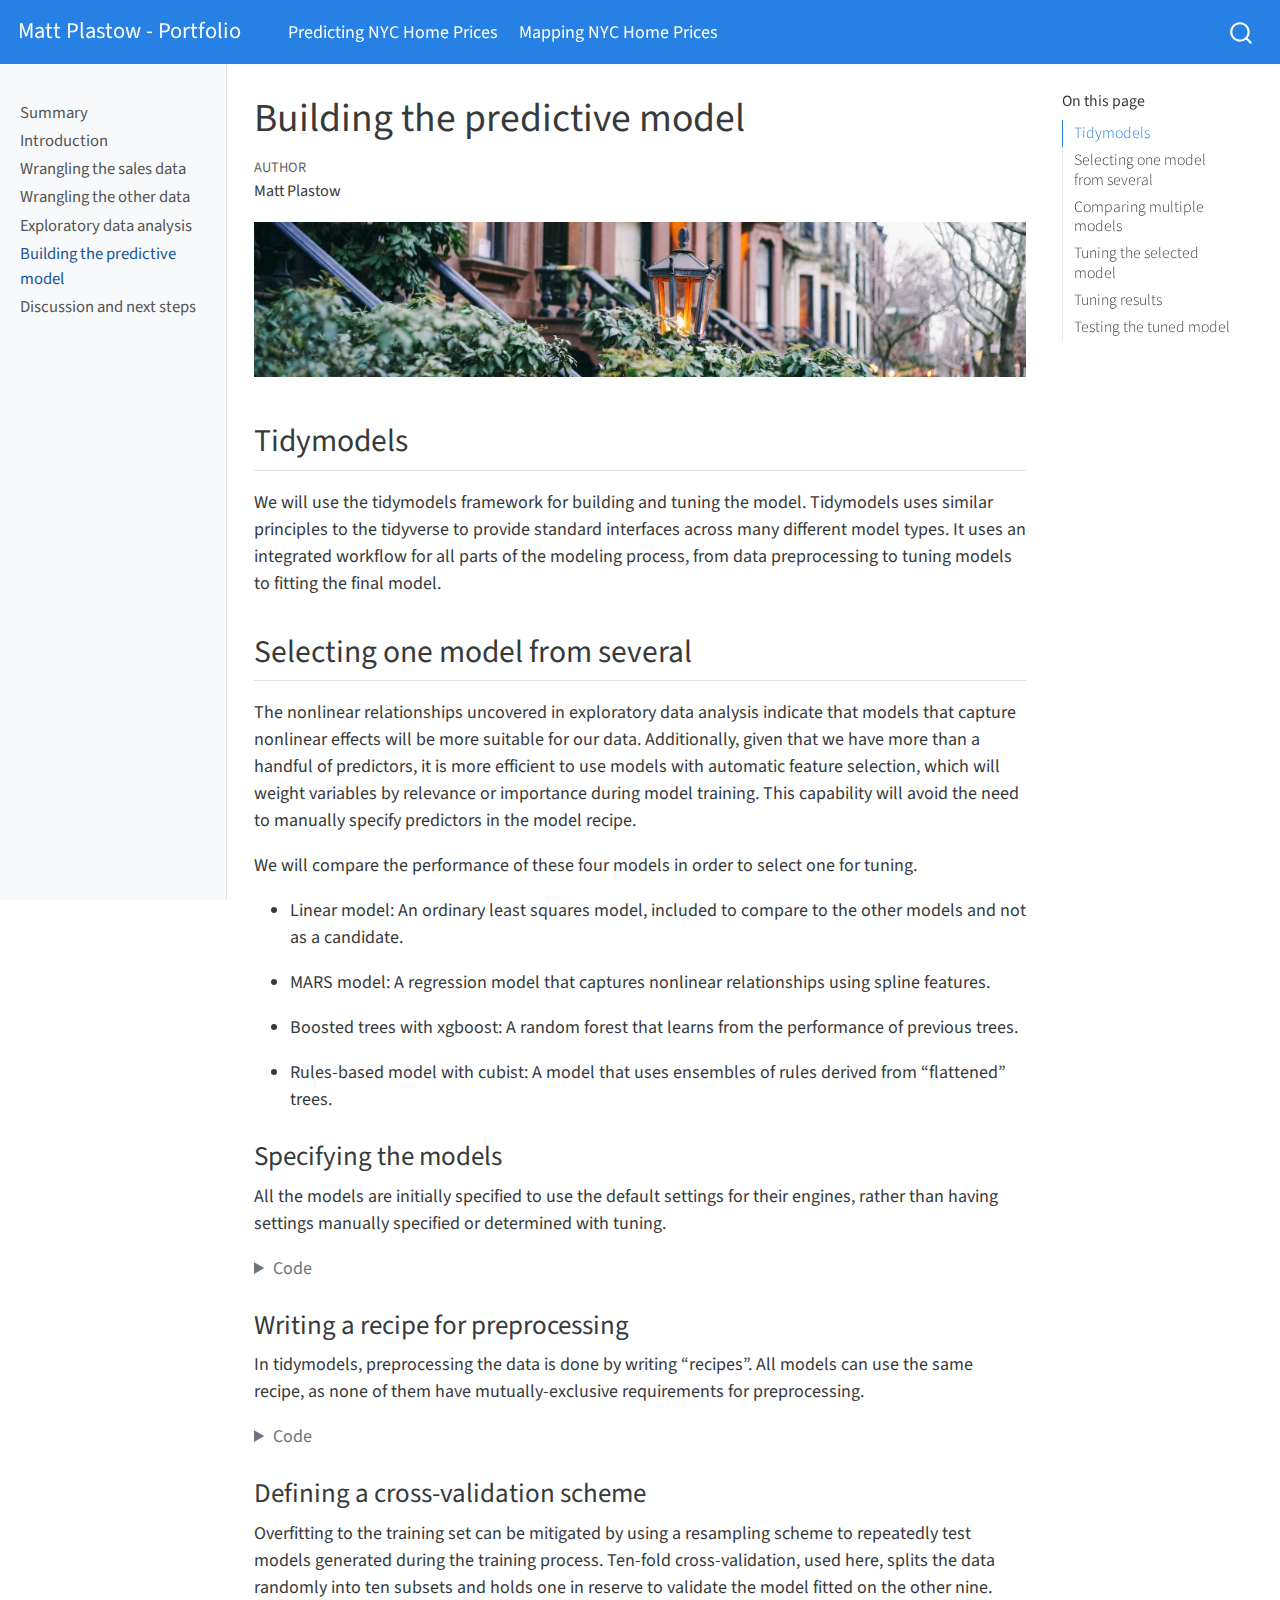
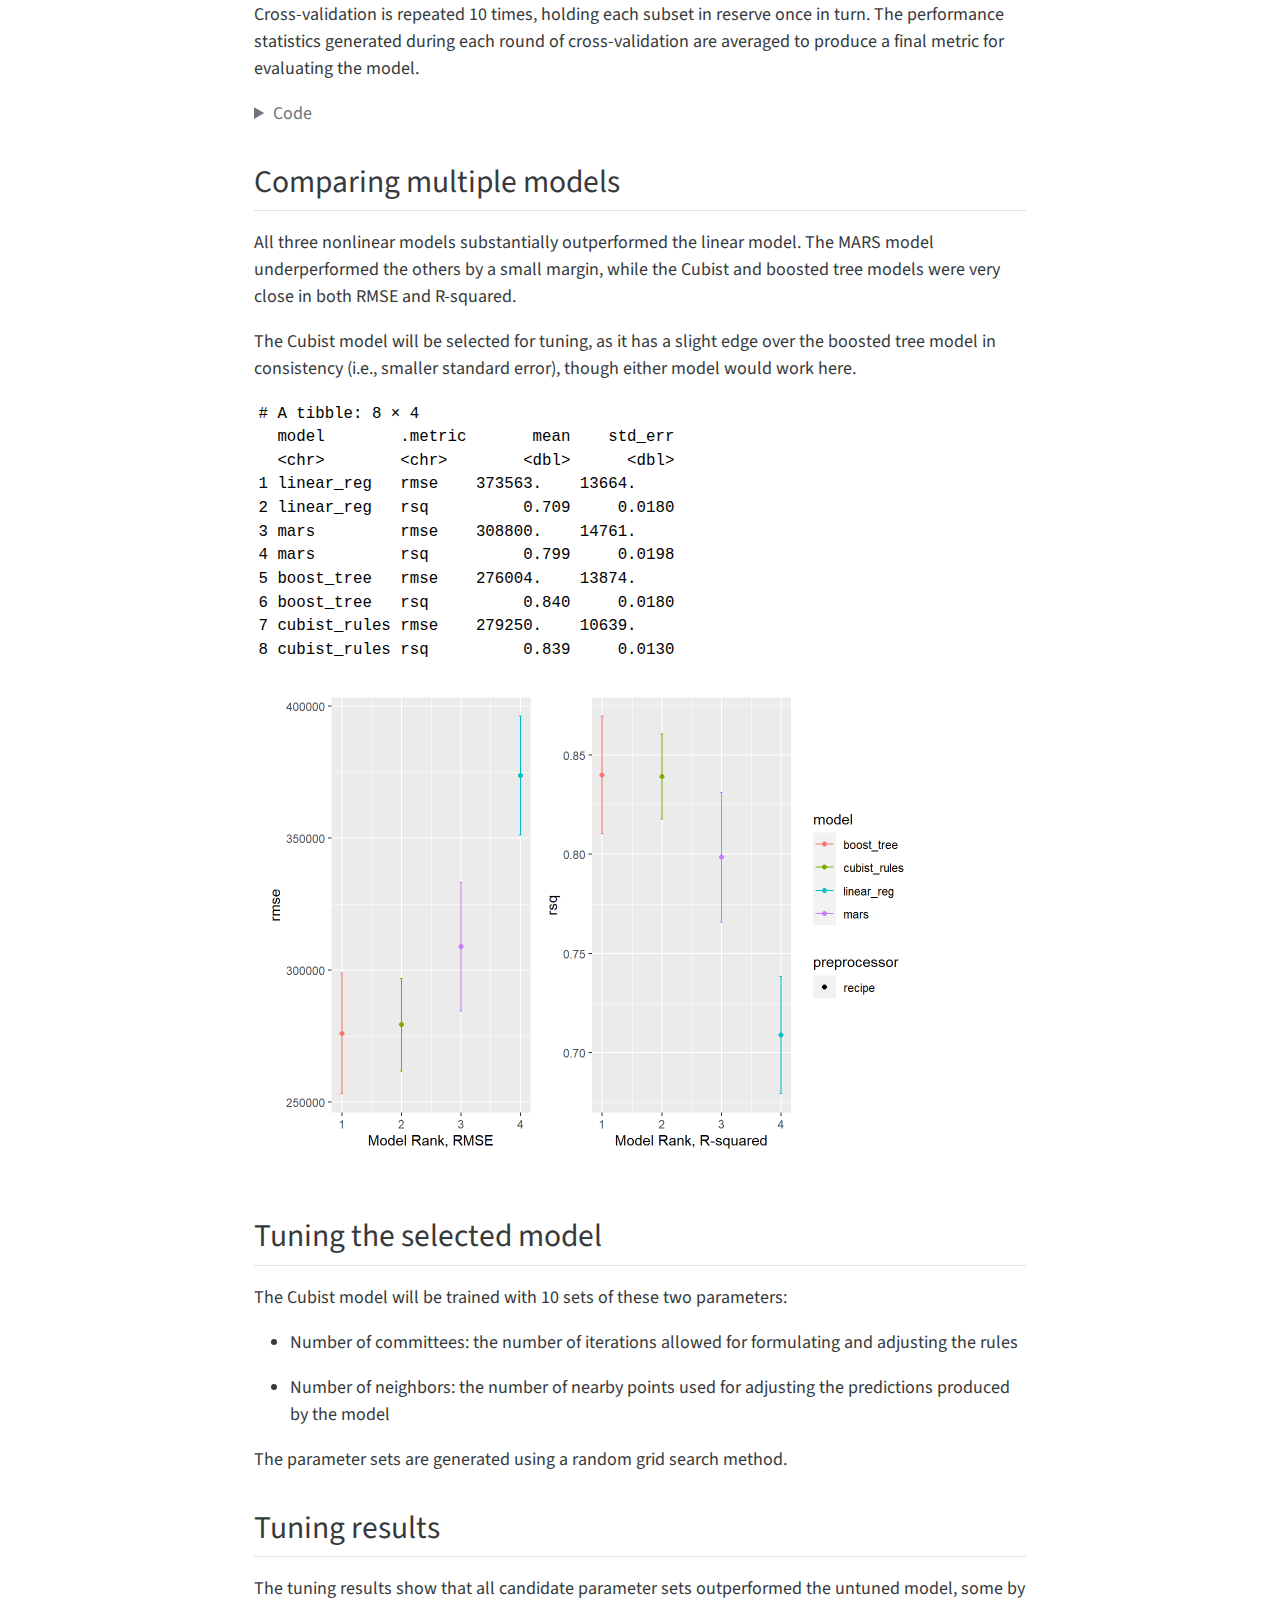
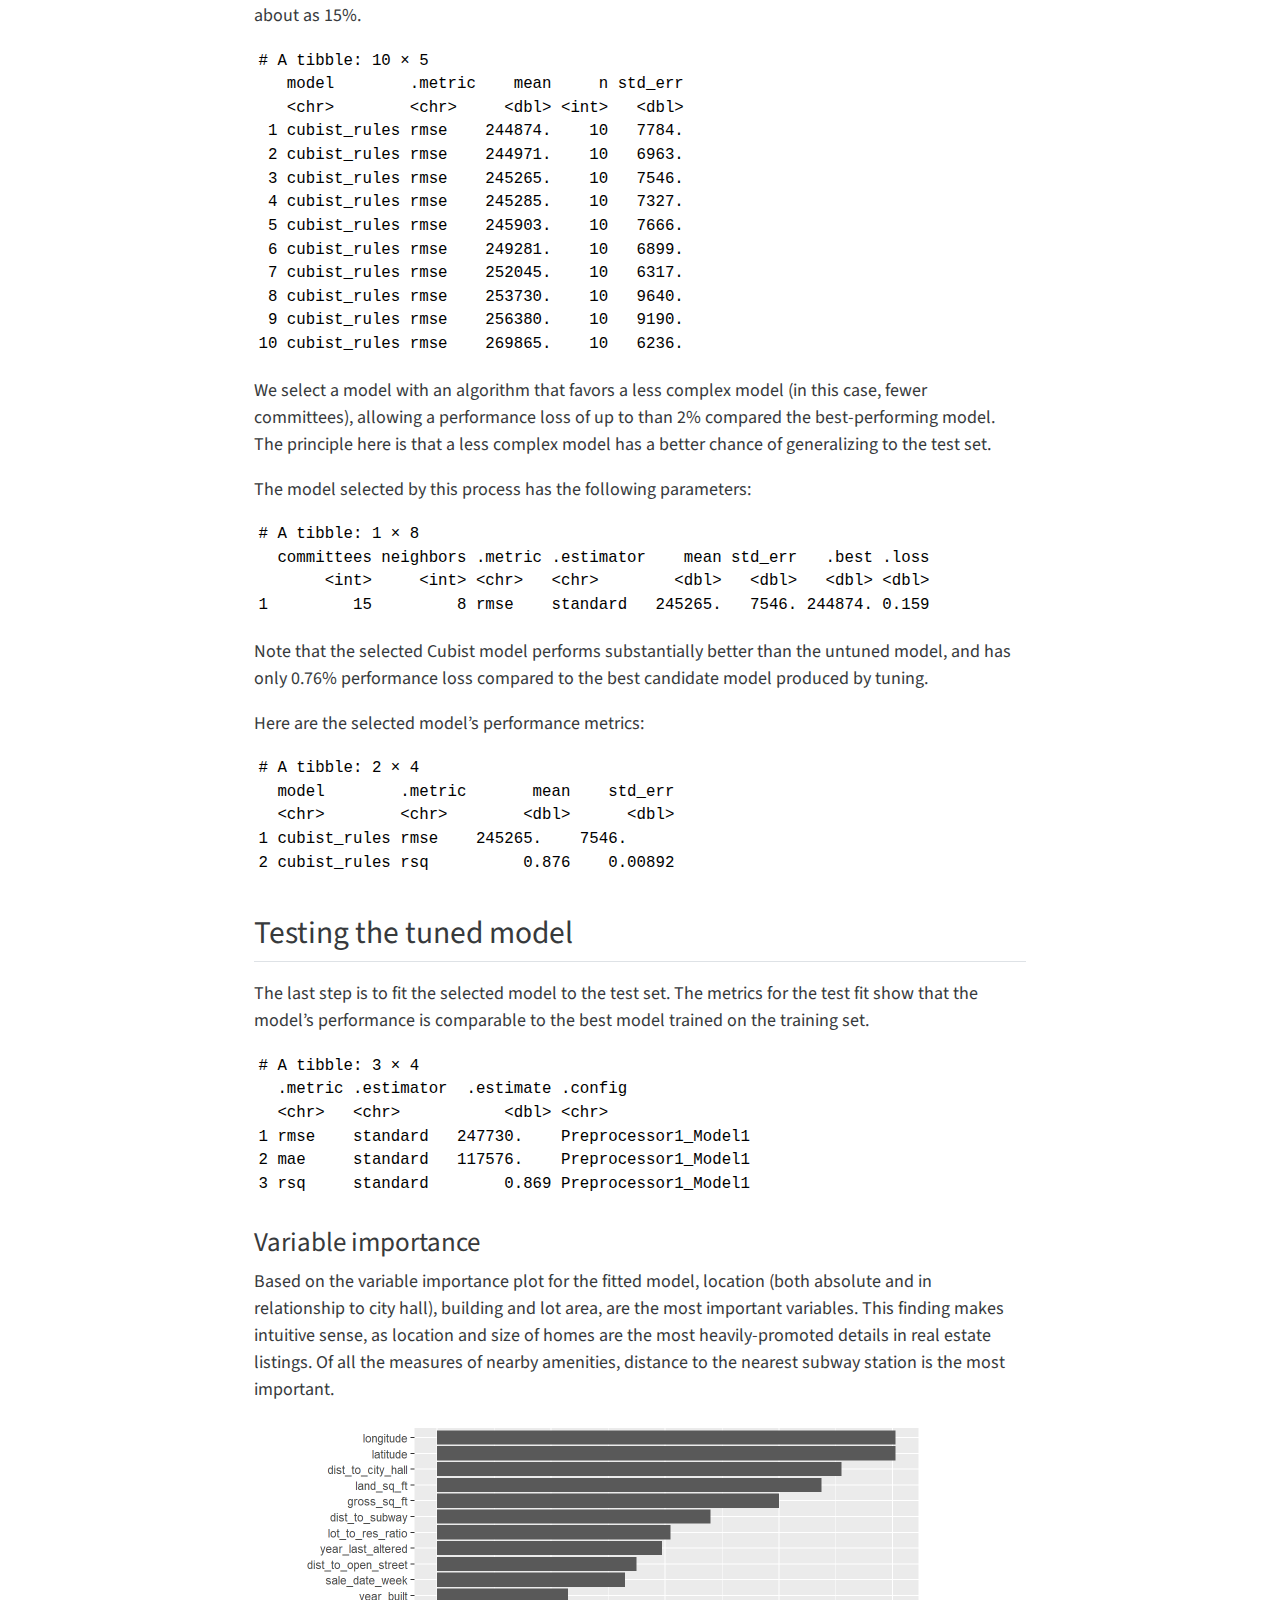
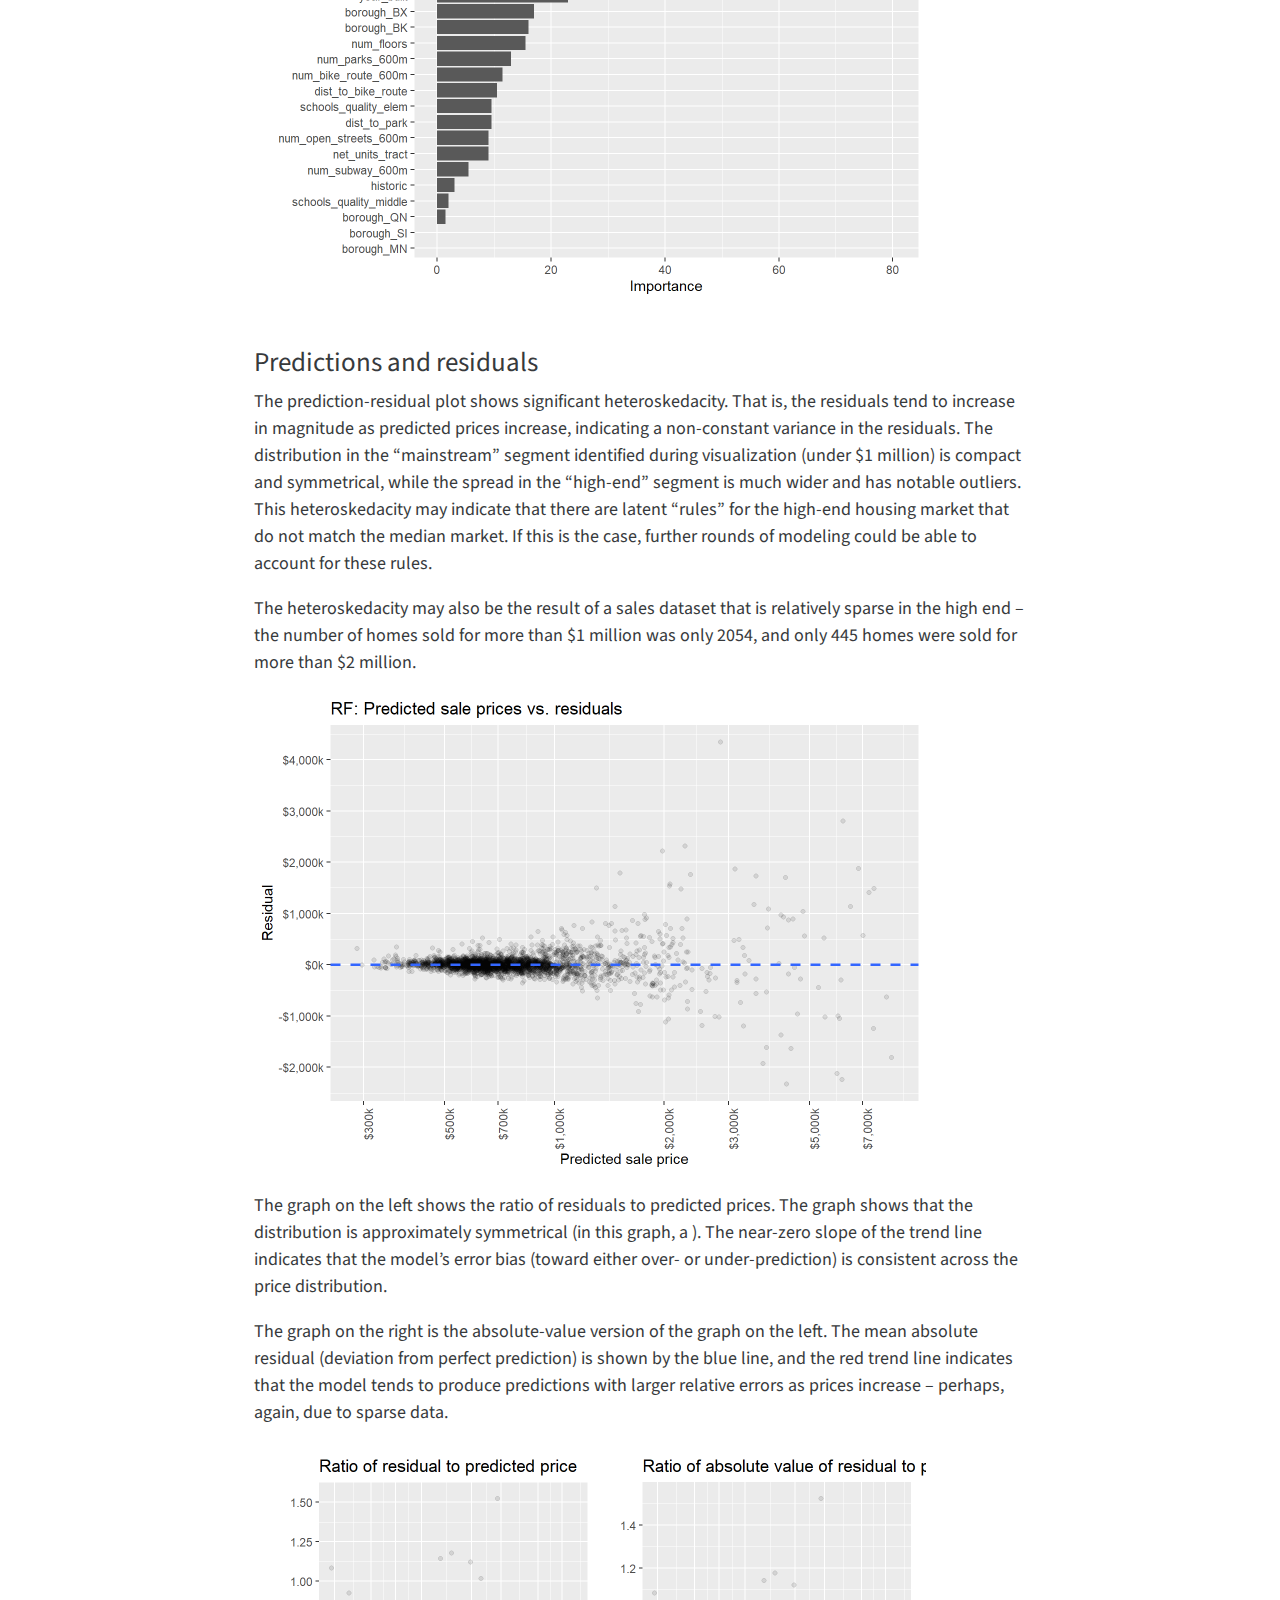
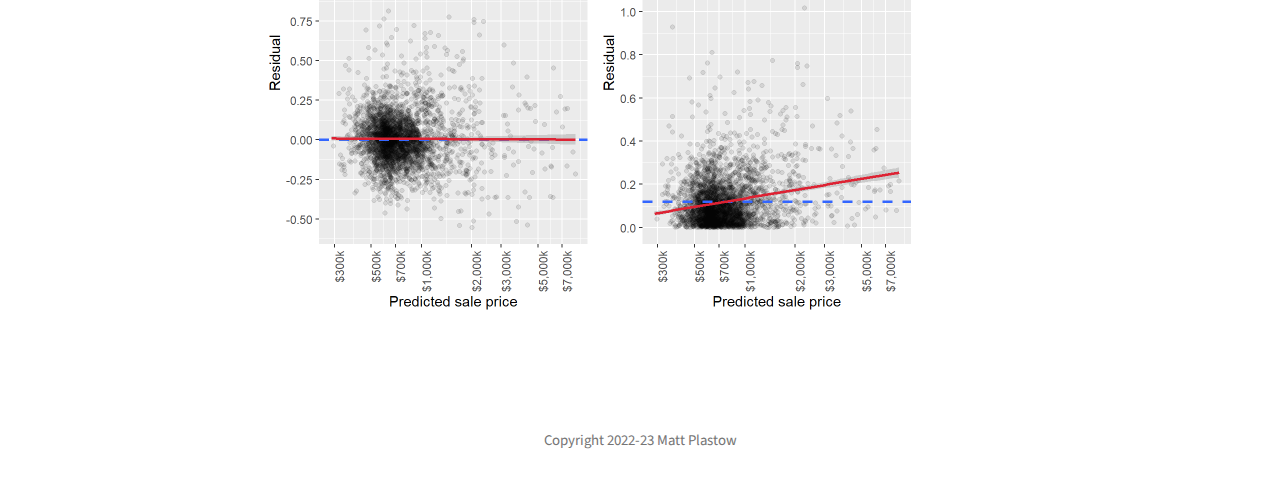
<file: docs/analysis_model.html>
<!DOCTYPE html>
<html xmlns="http://www.w3.org/1999/xhtml" lang="en" xml:lang="en"><head>

<meta charset="utf-8">
<meta name="generator" content="quarto-1.1.251">

<meta name="viewport" content="width=device-width, initial-scale=1.0, user-scalable=yes">

<meta name="author" content="Matt Plastow">

<title>Matt Plastow - Portfolio - Building the predictive model</title>
<style>
code{white-space: pre-wrap;}
span.smallcaps{font-variant: small-caps;}
div.columns{display: flex; gap: min(4vw, 1.5em);}
div.column{flex: auto; overflow-x: auto;}
div.hanging-indent{margin-left: 1.5em; text-indent: -1.5em;}
ul.task-list{list-style: none;}
ul.task-list li input[type="checkbox"] {
  width: 0.8em;
  margin: 0 0.8em 0.2em -1.6em;
  vertical-align: middle;
}
pre > code.sourceCode { white-space: pre; position: relative; }
pre > code.sourceCode > span { display: inline-block; line-height: 1.25; }
pre > code.sourceCode > span:empty { height: 1.2em; }
.sourceCode { overflow: visible; }
code.sourceCode > span { color: inherit; text-decoration: inherit; }
div.sourceCode { margin: 1em 0; }
pre.sourceCode { margin: 0; }
@media screen {
div.sourceCode { overflow: auto; }
}
@media print {
pre > code.sourceCode { white-space: pre-wrap; }
pre > code.sourceCode > span { text-indent: -5em; padding-left: 5em; }
}
pre.numberSource code
  { counter-reset: source-line 0; }
pre.numberSource code > span
  { position: relative; left: -4em; counter-increment: source-line; }
pre.numberSource code > span > a:first-child::before
  { content: counter(source-line);
    position: relative; left: -1em; text-align: right; vertical-align: baseline;
    border: none; display: inline-block;
    -webkit-touch-callout: none; -webkit-user-select: none;
    -khtml-user-select: none; -moz-user-select: none;
    -ms-user-select: none; user-select: none;
    padding: 0 4px; width: 4em;
    color: #aaaaaa;
  }
pre.numberSource { margin-left: 3em; border-left: 1px solid #aaaaaa;  padding-left: 4px; }
div.sourceCode
  {   }
@media screen {
pre > code.sourceCode > span > a:first-child::before { text-decoration: underline; }
}
code span.al { color: #ff0000; font-weight: bold; } /* Alert */
code span.an { color: #60a0b0; font-weight: bold; font-style: italic; } /* Annotation */
code span.at { color: #7d9029; } /* Attribute */
code span.bn { color: #40a070; } /* BaseN */
code span.bu { color: #008000; } /* BuiltIn */
code span.cf { color: #007020; font-weight: bold; } /* ControlFlow */
code span.ch { color: #4070a0; } /* Char */
code span.cn { color: #880000; } /* Constant */
code span.co { color: #60a0b0; font-style: italic; } /* Comment */
code span.cv { color: #60a0b0; font-weight: bold; font-style: italic; } /* CommentVar */
code span.do { color: #ba2121; font-style: italic; } /* Documentation */
code span.dt { color: #902000; } /* DataType */
code span.dv { color: #40a070; } /* DecVal */
code span.er { color: #ff0000; font-weight: bold; } /* Error */
code span.ex { } /* Extension */
code span.fl { color: #40a070; } /* Float */
code span.fu { color: #06287e; } /* Function */
code span.im { color: #008000; font-weight: bold; } /* Import */
code span.in { color: #60a0b0; font-weight: bold; font-style: italic; } /* Information */
code span.kw { color: #007020; font-weight: bold; } /* Keyword */
code span.op { color: #666666; } /* Operator */
code span.ot { color: #007020; } /* Other */
code span.pp { color: #bc7a00; } /* Preprocessor */
code span.sc { color: #4070a0; } /* SpecialChar */
code span.ss { color: #bb6688; } /* SpecialString */
code span.st { color: #4070a0; } /* String */
code span.va { color: #19177c; } /* Variable */
code span.vs { color: #4070a0; } /* VerbatimString */
code span.wa { color: #60a0b0; font-weight: bold; font-style: italic; } /* Warning */
</style>


<script src="site_libs/quarto-nav/quarto-nav.js"></script>
<script src="site_libs/quarto-nav/headroom.min.js"></script>
<script src="site_libs/clipboard/clipboard.min.js"></script>
<script src="site_libs/quarto-search/autocomplete.umd.js"></script>
<script src="site_libs/quarto-search/fuse.min.js"></script>
<script src="site_libs/quarto-search/quarto-search.js"></script>
<meta name="quarto:offset" content="./">
<script src="site_libs/quarto-html/quarto.js"></script>
<script src="site_libs/quarto-html/popper.min.js"></script>
<script src="site_libs/quarto-html/tippy.umd.min.js"></script>
<script src="site_libs/quarto-html/anchor.min.js"></script>
<link href="site_libs/quarto-html/tippy.css" rel="stylesheet">
<link href="site_libs/quarto-html/quarto-syntax-highlighting.css" rel="stylesheet" id="quarto-text-highlighting-styles">
<script src="site_libs/bootstrap/bootstrap.min.js"></script>
<link href="site_libs/bootstrap/bootstrap-icons.css" rel="stylesheet">
<link href="site_libs/bootstrap/bootstrap.min.css" rel="stylesheet" id="quarto-bootstrap" data-mode="light">
<script id="quarto-search-options" type="application/json">{
  "location": "navbar",
  "copy-button": false,
  "collapse-after": 3,
  "panel-placement": "end",
  "type": "overlay",
  "limit": 20,
  "language": {
    "search-no-results-text": "No results",
    "search-matching-documents-text": "matching documents",
    "search-copy-link-title": "Copy link to search",
    "search-hide-matches-text": "Hide additional matches",
    "search-more-match-text": "more match in this document",
    "search-more-matches-text": "more matches in this document",
    "search-clear-button-title": "Clear",
    "search-detached-cancel-button-title": "Cancel",
    "search-submit-button-title": "Submit"
  }
}</script>


<link rel="stylesheet" href="styles.css">
</head>

<body class="nav-sidebar docked nav-fixed">

<div id="quarto-search-results"></div>
  <header id="quarto-header" class="headroom fixed-top">
    <nav class="navbar navbar-expand-lg navbar-dark ">
      <div class="navbar-container container-fluid">
      <div class="navbar-brand-container">
    <a class="navbar-brand" href="./index.html">
    <span class="navbar-title">Matt Plastow - Portfolio</span>
    </a>
  </div>
          <button class="navbar-toggler" type="button" data-bs-toggle="collapse" data-bs-target="#navbarCollapse" aria-controls="navbarCollapse" aria-expanded="false" aria-label="Toggle navigation" onclick="if (window.quartoToggleHeadroom) { window.quartoToggleHeadroom(); }">
  <span class="navbar-toggler-icon"></span>
</button>
          <div class="collapse navbar-collapse" id="navbarCollapse">
            <ul class="navbar-nav navbar-nav-scroll me-auto">
  <li class="nav-item">
    <a class="nav-link active" href="./analysis_summary.html" aria-current="page">Predicting NYC Home Prices</a>
  </li>  
  <li class="nav-item">
    <a class="nav-link" href="./leaflet_maps_sfh_2021.html">Mapping NYC Home Prices</a>
  </li>  
</ul>
              <div id="quarto-search" class="" title="Search"></div>
          </div> <!-- /navcollapse -->
      </div> <!-- /container-fluid -->
    </nav>
  <nav class="quarto-secondary-nav" data-bs-toggle="collapse" data-bs-target="#quarto-sidebar" aria-controls="quarto-sidebar" aria-expanded="false" aria-label="Toggle sidebar navigation" onclick="if (window.quartoToggleHeadroom) { window.quartoToggleHeadroom(); }">
    <div class="container-fluid d-flex justify-content-between">
      <h1 class="quarto-secondary-nav-title">Building the predictive model</h1>
      <button type="button" class="quarto-btn-toggle btn" aria-label="Show secondary navigation">
        <i class="bi bi-chevron-right"></i>
      </button>
    </div>
  </nav>
</header>
<!-- content -->
<div id="quarto-content" class="quarto-container page-columns page-rows-contents page-layout-article page-navbar">
<!-- sidebar -->
  <nav id="quarto-sidebar" class="sidebar collapse sidebar-navigation docked overflow-auto">
    <div class="sidebar-menu-container"> 
    <ul class="list-unstyled mt-1">
        <li class="sidebar-item">
  <div class="sidebar-item-container"> 
  <a href="./analysis_summary.html" class="sidebar-item-text sidebar-link">Summary</a>
  </div>
</li>
        <li class="sidebar-item">
  <div class="sidebar-item-container"> 
  <a href="./analysis_intro.html" class="sidebar-item-text sidebar-link">Introduction</a>
  </div>
</li>
        <li class="sidebar-item">
  <div class="sidebar-item-container"> 
  <a href="./analysis_wrangling1.html" class="sidebar-item-text sidebar-link">Wrangling the sales data</a>
  </div>
</li>
        <li class="sidebar-item">
  <div class="sidebar-item-container"> 
  <a href="./analysis_wrangling2.html" class="sidebar-item-text sidebar-link">Wrangling the other data</a>
  </div>
</li>
        <li class="sidebar-item">
  <div class="sidebar-item-container"> 
  <a href="./analysis_eda.html" class="sidebar-item-text sidebar-link">Exploratory data analysis</a>
  </div>
</li>
        <li class="sidebar-item">
  <div class="sidebar-item-container"> 
  <a href="./analysis_model.html" class="sidebar-item-text sidebar-link active">Building the predictive model</a>
  </div>
</li>
        <li class="sidebar-item">
  <div class="sidebar-item-container"> 
  <a href="./analysis_outro.html" class="sidebar-item-text sidebar-link">Discussion and next steps</a>
  </div>
</li>
    </ul>
    </div>
</nav>
<!-- margin-sidebar -->
    <div id="quarto-margin-sidebar" class="sidebar margin-sidebar">
        <nav id="TOC" role="doc-toc" class="toc-active">
    <h2 id="toc-title">On this page</h2>
   
  <ul>
  <li><a href="#tidymodels" id="toc-tidymodels" class="nav-link active" data-scroll-target="#tidymodels">Tidymodels</a></li>
  <li><a href="#selecting-one-model-from-several" id="toc-selecting-one-model-from-several" class="nav-link" data-scroll-target="#selecting-one-model-from-several">Selecting one model from several</a>
  <ul class="collapse">
  <li><a href="#specifying-the-models" id="toc-specifying-the-models" class="nav-link" data-scroll-target="#specifying-the-models">Specifying the models</a></li>
  <li><a href="#writing-a-recipe-for-preprocessing" id="toc-writing-a-recipe-for-preprocessing" class="nav-link" data-scroll-target="#writing-a-recipe-for-preprocessing">Writing a recipe for preprocessing</a></li>
  <li><a href="#defining-a-cross-validation-scheme" id="toc-defining-a-cross-validation-scheme" class="nav-link" data-scroll-target="#defining-a-cross-validation-scheme">Defining a cross-validation scheme</a></li>
  </ul></li>
  <li><a href="#comparing-multiple-models" id="toc-comparing-multiple-models" class="nav-link" data-scroll-target="#comparing-multiple-models">Comparing multiple models</a></li>
  <li><a href="#tuning-the-selected-model" id="toc-tuning-the-selected-model" class="nav-link" data-scroll-target="#tuning-the-selected-model">Tuning the selected model</a></li>
  <li><a href="#tuning-results" id="toc-tuning-results" class="nav-link" data-scroll-target="#tuning-results">Tuning results</a></li>
  <li><a href="#testing-the-tuned-model" id="toc-testing-the-tuned-model" class="nav-link" data-scroll-target="#testing-the-tuned-model">Testing the tuned model</a>
  <ul class="collapse">
  <li><a href="#variable-importance" id="toc-variable-importance" class="nav-link" data-scroll-target="#variable-importance">Variable importance</a></li>
  <li><a href="#predictions-and-residuals" id="toc-predictions-and-residuals" class="nav-link" data-scroll-target="#predictions-and-residuals">Predictions and residuals</a></li>
  </ul></li>
  </ul>
</nav>
    </div>
<!-- main -->
<main class="content" id="quarto-document-content">

<header id="title-block-header" class="quarto-title-block default">
<div class="quarto-title">
<h1 class="title d-none d-lg-block">Building the predictive model</h1>
</div>



<div class="quarto-title-meta">

    <div>
    <div class="quarto-title-meta-heading">Author</div>
    <div class="quarto-title-meta-contents">
             <p>Matt Plastow </p>
          </div>
  </div>
    
    
  </div>
  

</header>

<div class="quarto-figure quarto-figure-center">
<figure class="figure">
<p><a href="https://unsplash.com/photos/rdJXlCdRVaQ"><img src="images/josh-wilburne-rdJXlCdRVaQ-unsplash_1000x200.jpg" class="img-fluid figure-img"></a></p>
</figure>
</div>
<section id="tidymodels" class="level2">
<h2 class="anchored" data-anchor-id="tidymodels">Tidymodels</h2>
<p>We will use the tidymodels framework for building and tuning the model. Tidymodels uses similar principles to the tidyverse to provide standard interfaces across many different model types. It uses an integrated workflow for all parts of the modeling process, from data preprocessing to tuning models to fitting the final model.</p>
</section>
<section id="selecting-one-model-from-several" class="level2">
<h2 class="anchored" data-anchor-id="selecting-one-model-from-several">Selecting one model from several</h2>
<p>The nonlinear relationships uncovered in exploratory data analysis indicate that models that capture nonlinear effects will be more suitable for our data. Additionally, given that we have more than a handful of predictors, it is more efficient to use models with automatic feature selection, which will weight variables by relevance or importance during model training. This capability will avoid the need to manually specify predictors in the model recipe.</p>
<p>We will compare the performance of these four models in order to select one for tuning.</p>
<ul>
<li><p>Linear model: An ordinary least squares model, included to compare to the other models and not as a candidate.</p></li>
<li><p>MARS model: A regression model that captures nonlinear relationships using spline features.</p></li>
<li><p>Boosted trees with xgboost: A random forest that learns from the performance of previous trees.</p></li>
<li><p>Rules-based model with cubist: A model that uses ensembles of rules derived from “flattened” trees.</p></li>
</ul>
<section id="specifying-the-models" class="level3">
<h3 class="anchored" data-anchor-id="specifying-the-models">Specifying the models</h3>
<p>All the models are initially specified to use the default settings for their engines, rather than having settings manually specified or determined with tuning.</p>
<div class="cell" data-hash="analysis_model_cache/html/unnamed-chunk-4_507284124f5cec9102430d1b85f96021">
<details>
<summary>Code</summary>
<div class="sourceCode cell-code" id="cb1"><pre class="sourceCode r code-with-copy"><code class="sourceCode r"><span id="cb1-1"><a href="#cb1-1" aria-hidden="true" tabindex="-1"></a><span class="co"># LM model spec</span></span>
<span id="cb1-2"><a href="#cb1-2" aria-hidden="true" tabindex="-1"></a>lm_spec <span class="ot">&lt;-</span></span>
<span id="cb1-3"><a href="#cb1-3" aria-hidden="true" tabindex="-1"></a>  <span class="fu">linear_reg</span>() <span class="sc">|&gt;</span></span>
<span id="cb1-4"><a href="#cb1-4" aria-hidden="true" tabindex="-1"></a>  <span class="fu">set_mode</span>(<span class="st">"regression"</span>) <span class="sc">|&gt;</span></span>
<span id="cb1-5"><a href="#cb1-5" aria-hidden="true" tabindex="-1"></a>  <span class="fu">set_engine</span>(<span class="st">"lm"</span>)</span>
<span id="cb1-6"><a href="#cb1-6" aria-hidden="true" tabindex="-1"></a></span>
<span id="cb1-7"><a href="#cb1-7" aria-hidden="true" tabindex="-1"></a><span class="co"># MARS model spec</span></span>
<span id="cb1-8"><a href="#cb1-8" aria-hidden="true" tabindex="-1"></a>earth_spec <span class="ot">&lt;-</span> </span>
<span id="cb1-9"><a href="#cb1-9" aria-hidden="true" tabindex="-1"></a>  <span class="fu">mars</span>() <span class="sc">|&gt;</span></span>
<span id="cb1-10"><a href="#cb1-10" aria-hidden="true" tabindex="-1"></a>  <span class="fu">set_mode</span>(<span class="st">"regression"</span>) <span class="sc">|&gt;</span> </span>
<span id="cb1-11"><a href="#cb1-11" aria-hidden="true" tabindex="-1"></a>  <span class="fu">set_engine</span>(<span class="st">"earth"</span>)</span>
<span id="cb1-12"><a href="#cb1-12" aria-hidden="true" tabindex="-1"></a></span>
<span id="cb1-13"><a href="#cb1-13" aria-hidden="true" tabindex="-1"></a><span class="co"># Boosted tree model spec</span></span>
<span id="cb1-14"><a href="#cb1-14" aria-hidden="true" tabindex="-1"></a>xgboost_spec <span class="ot">&lt;-</span> </span>
<span id="cb1-15"><a href="#cb1-15" aria-hidden="true" tabindex="-1"></a>  <span class="fu">boost_tree</span>() <span class="sc">|&gt;</span></span>
<span id="cb1-16"><a href="#cb1-16" aria-hidden="true" tabindex="-1"></a>  <span class="fu">set_mode</span>(<span class="st">"regression"</span>) <span class="sc">|&gt;</span> </span>
<span id="cb1-17"><a href="#cb1-17" aria-hidden="true" tabindex="-1"></a>  <span class="fu">set_engine</span>(<span class="st">"xgboost"</span>)</span>
<span id="cb1-18"><a href="#cb1-18" aria-hidden="true" tabindex="-1"></a></span>
<span id="cb1-19"><a href="#cb1-19" aria-hidden="true" tabindex="-1"></a><span class="co"># Cubist model spec</span></span>
<span id="cb1-20"><a href="#cb1-20" aria-hidden="true" tabindex="-1"></a>cubist_spec <span class="ot">&lt;-</span> </span>
<span id="cb1-21"><a href="#cb1-21" aria-hidden="true" tabindex="-1"></a>  <span class="fu">cubist_rules</span>() <span class="sc">|&gt;</span> </span>
<span id="cb1-22"><a href="#cb1-22" aria-hidden="true" tabindex="-1"></a>  <span class="fu">set_engine</span>(<span class="st">"Cubist"</span>)</span></code><button title="Copy to Clipboard" class="code-copy-button"><i class="bi"></i></button></pre></div>
</details>
</div>
</section>
<section id="writing-a-recipe-for-preprocessing" class="level3">
<h3 class="anchored" data-anchor-id="writing-a-recipe-for-preprocessing">Writing a recipe for preprocessing</h3>
<p>In tidymodels, preprocessing the data is done by writing “recipes”. All models can use the same recipe, as none of them have mutually-exclusive requirements for preprocessing.</p>
<div class="cell" data-hash="analysis_model_cache/html/unnamed-chunk-5_a4d4731aedd05a0e628930e2274d6780">
<details>
<summary>Code</summary>
<div class="sourceCode cell-code" id="cb2"><pre class="sourceCode r code-with-copy"><code class="sourceCode r"><span id="cb2-1"><a href="#cb2-1" aria-hidden="true" tabindex="-1"></a>base_recipe <span class="ot">&lt;-</span></span>
<span id="cb2-2"><a href="#cb2-2" aria-hidden="true" tabindex="-1"></a>  <span class="co"># Specify the basic recipe</span></span>
<span id="cb2-3"><a href="#cb2-3" aria-hidden="true" tabindex="-1"></a>  <span class="fu">recipe</span>(</span>
<span id="cb2-4"><a href="#cb2-4" aria-hidden="true" tabindex="-1"></a>    <span class="at">formula =</span> sale_price <span class="sc">~</span> .,</span>
<span id="cb2-5"><a href="#cb2-5" aria-hidden="true" tabindex="-1"></a>    <span class="at">data =</span> sfh_prices_train</span>
<span id="cb2-6"><a href="#cb2-6" aria-hidden="true" tabindex="-1"></a>  ) <span class="sc">|&gt;</span></span>
<span id="cb2-7"><a href="#cb2-7" aria-hidden="true" tabindex="-1"></a>  <span class="co"># Change variable roles to identifier, rather than predictors</span></span>
<span id="cb2-8"><a href="#cb2-8" aria-hidden="true" tabindex="-1"></a>  <span class="fu">update_role</span>(<span class="fu">c</span>(</span>
<span id="cb2-9"><a href="#cb2-9" aria-hidden="true" tabindex="-1"></a>    sale_id,</span>
<span id="cb2-10"><a href="#cb2-10" aria-hidden="true" tabindex="-1"></a>    address,</span>
<span id="cb2-11"><a href="#cb2-11" aria-hidden="true" tabindex="-1"></a>    bbl,</span>
<span id="cb2-12"><a href="#cb2-12" aria-hidden="true" tabindex="-1"></a>    neighborhood,</span>
<span id="cb2-13"><a href="#cb2-13" aria-hidden="true" tabindex="-1"></a>    nta_code</span>
<span id="cb2-14"><a href="#cb2-14" aria-hidden="true" tabindex="-1"></a>  ),</span>
<span id="cb2-15"><a href="#cb2-15" aria-hidden="true" tabindex="-1"></a>    <span class="at">new_role =</span> <span class="st">"identifier"</span></span>
<span id="cb2-16"><a href="#cb2-16" aria-hidden="true" tabindex="-1"></a>  ) <span class="sc">|&gt;</span></span>
<span id="cb2-17"><a href="#cb2-17" aria-hidden="true" tabindex="-1"></a>  <span class="co"># Convert the borough variable to a factor</span></span>
<span id="cb2-18"><a href="#cb2-18" aria-hidden="true" tabindex="-1"></a>  <span class="fu">step_string2factor</span>(<span class="fu">all_of</span>(<span class="st">"borough"</span>)) <span class="sc">|&gt;</span></span>
<span id="cb2-19"><a href="#cb2-19" aria-hidden="true" tabindex="-1"></a>  <span class="co"># Convert sale dates into week-of-year</span></span>
<span id="cb2-20"><a href="#cb2-20" aria-hidden="true" tabindex="-1"></a>  <span class="fu">step_date</span>(</span>
<span id="cb2-21"><a href="#cb2-21" aria-hidden="true" tabindex="-1"></a>    <span class="fu">one_of</span>(<span class="st">"sale_date"</span>),</span>
<span id="cb2-22"><a href="#cb2-22" aria-hidden="true" tabindex="-1"></a>    <span class="at">features =</span> <span class="st">"week"</span>,</span>
<span id="cb2-23"><a href="#cb2-23" aria-hidden="true" tabindex="-1"></a>    <span class="at">keep_original_cols =</span> <span class="cn">FALSE</span></span>
<span id="cb2-24"><a href="#cb2-24" aria-hidden="true" tabindex="-1"></a>  ) <span class="sc">|&gt;</span></span>
<span id="cb2-25"><a href="#cb2-25" aria-hidden="true" tabindex="-1"></a>  <span class="co"># Convert the historic district indicator into an explicit numeric</span></span>
<span id="cb2-26"><a href="#cb2-26" aria-hidden="true" tabindex="-1"></a>  <span class="fu">step_mutate</span>(</span>
<span id="cb2-27"><a href="#cb2-27" aria-hidden="true" tabindex="-1"></a>    <span class="at">historic =</span> <span class="fu">as.numeric</span>(historic)</span>
<span id="cb2-28"><a href="#cb2-28" aria-hidden="true" tabindex="-1"></a>  ) <span class="sc">|&gt;</span></span>
<span id="cb2-29"><a href="#cb2-29" aria-hidden="true" tabindex="-1"></a>  <span class="co"># Impute any missing values</span></span>
<span id="cb2-30"><a href="#cb2-30" aria-hidden="true" tabindex="-1"></a>  <span class="fu">step_impute_knn</span>(<span class="fu">all_numeric_predictors</span>()) <span class="sc">|&gt;</span></span>
<span id="cb2-31"><a href="#cb2-31" aria-hidden="true" tabindex="-1"></a>  <span class="co"># Create dummy variables for the borough variable, using one-hot encoding</span></span>
<span id="cb2-32"><a href="#cb2-32" aria-hidden="true" tabindex="-1"></a>  <span class="fu">step_dummy</span>(<span class="fu">all_nominal_predictors</span>(), <span class="at">one_hot =</span> <span class="cn">TRUE</span>) <span class="sc">|&gt;</span></span>
<span id="cb2-33"><a href="#cb2-33" aria-hidden="true" tabindex="-1"></a>  <span class="co"># Zero-variance filter</span></span>
<span id="cb2-34"><a href="#cb2-34" aria-hidden="true" tabindex="-1"></a>  <span class="fu">step_zv</span>(<span class="fu">all_predictors</span>()) <span class="sc">|&gt;</span></span>
<span id="cb2-35"><a href="#cb2-35" aria-hidden="true" tabindex="-1"></a>  <span class="co"># Correlation filter</span></span>
<span id="cb2-36"><a href="#cb2-36" aria-hidden="true" tabindex="-1"></a>  <span class="fu">step_corr</span>(</span>
<span id="cb2-37"><a href="#cb2-37" aria-hidden="true" tabindex="-1"></a>    <span class="fu">all_predictors</span>(),</span>
<span id="cb2-38"><a href="#cb2-38" aria-hidden="true" tabindex="-1"></a>    <span class="at">threshold =</span> <span class="fl">0.9</span></span>
<span id="cb2-39"><a href="#cb2-39" aria-hidden="true" tabindex="-1"></a>  ) <span class="sc">|&gt;</span></span>
<span id="cb2-40"><a href="#cb2-40" aria-hidden="true" tabindex="-1"></a>  <span class="co"># Normalize (center and scale) all predictors</span></span>
<span id="cb2-41"><a href="#cb2-41" aria-hidden="true" tabindex="-1"></a>  <span class="fu">step_normalize</span>(<span class="fu">all_predictors</span>())</span></code><button title="Copy to Clipboard" class="code-copy-button"><i class="bi"></i></button></pre></div>
</details>
</div>
</section>
<section id="defining-a-cross-validation-scheme" class="level3">
<h3 class="anchored" data-anchor-id="defining-a-cross-validation-scheme">Defining a cross-validation scheme</h3>
<p>Overfitting to the training set can be mitigated by using a resampling scheme to repeatedly test models generated during the training process. Ten-fold cross-validation, used here, splits the data randomly into ten subsets and holds one in reserve to validate the model fitted on the other nine. Cross-validation is repeated 10 times, holding each subset in reserve once in turn. The performance statistics generated during each round of cross-validation are averaged to produce a final metric for evaluating the model.</p>
<div class="cell" data-hash="analysis_model_cache/html/unnamed-chunk-7_c83a1ec2c401f775e3861884fa98c0d4">
<details>
<summary>Code</summary>
<div class="sourceCode cell-code" id="cb3"><pre class="sourceCode r code-with-copy"><code class="sourceCode r"><span id="cb3-1"><a href="#cb3-1" aria-hidden="true" tabindex="-1"></a><span class="co"># Create a resampling scheme using 10-fold cross-validation.</span></span>
<span id="cb3-2"><a href="#cb3-2" aria-hidden="true" tabindex="-1"></a><span class="fu">set.seed</span>(<span class="dv">412412</span>)</span>
<span id="cb3-3"><a href="#cb3-3" aria-hidden="true" tabindex="-1"></a>sfh_prices_folds <span class="ot">&lt;-</span></span>
<span id="cb3-4"><a href="#cb3-4" aria-hidden="true" tabindex="-1"></a>  <span class="fu">vfold_cv</span>(</span>
<span id="cb3-5"><a href="#cb3-5" aria-hidden="true" tabindex="-1"></a>    <span class="at">data =</span> sfh_prices_train,</span>
<span id="cb3-6"><a href="#cb3-6" aria-hidden="true" tabindex="-1"></a>    <span class="at">v =</span> <span class="dv">10</span>,</span>
<span id="cb3-7"><a href="#cb3-7" aria-hidden="true" tabindex="-1"></a>    <span class="at">repeats =</span> <span class="dv">1</span>,</span>
<span id="cb3-8"><a href="#cb3-8" aria-hidden="true" tabindex="-1"></a>    <span class="at">strata =</span> sale_price</span>
<span id="cb3-9"><a href="#cb3-9" aria-hidden="true" tabindex="-1"></a>  )</span></code><button title="Copy to Clipboard" class="code-copy-button"><i class="bi"></i></button></pre></div>
</details>
</div>
</section>
</section>
<section id="comparing-multiple-models" class="level2">
<h2 class="anchored" data-anchor-id="comparing-multiple-models">Comparing multiple models</h2>
<p>All three nonlinear models substantially outperformed the linear model. The MARS model underperformed the others by a small margin, while the Cubist and boosted tree models were very close in both RMSE and R-squared.</p>
<p>The Cubist model will be selected for tuning, as it has a slight edge over the boosted tree model in consistency (i.e., smaller standard error), though either model would work here.</p>
<div class="cell" data-hash="analysis_model_cache/html/unnamed-chunk-9_f4b7ec2c3fcdf6d0c30b7537123be055">
<div class="cell-output cell-output-stdout">
<pre><code># A tibble: 8 × 4
  model        .metric       mean    std_err
  &lt;chr&gt;        &lt;chr&gt;        &lt;dbl&gt;      &lt;dbl&gt;
1 linear_reg   rmse    373563.    13664.    
2 linear_reg   rsq          0.709     0.0180
3 mars         rmse    308800.    14761.    
4 mars         rsq          0.799     0.0198
5 boost_tree   rmse    276004.    13874.    
6 boost_tree   rsq          0.840     0.0180
7 cubist_rules rmse    279250.    10639.    
8 cubist_rules rsq          0.839     0.0130</code></pre>
</div>
</div>
<div class="cell" data-hash="analysis_model_cache/html/unnamed-chunk-10_5e0be210b02bc66d0010e03c2f0c3036">
<div class="cell-output-display">
<p><img src="analysis_model_files/figure-html/unnamed-chunk-10-1.png" class="img-fluid" width="672"></p>
</div>
</div>
</section>
<section id="tuning-the-selected-model" class="level2">
<h2 class="anchored" data-anchor-id="tuning-the-selected-model">Tuning the selected model</h2>
<p>The Cubist model will be trained with 10 sets of these two parameters:</p>
<ul>
<li><p>Number of committees: the number of iterations allowed for formulating and adjusting the rules</p></li>
<li><p>Number of neighbors: the number of nearby points used for adjusting the predictions produced by the model</p></li>
</ul>
<p>The parameter sets are generated using a random grid search method.</p>
</section>
<section id="tuning-results" class="level2">
<h2 class="anchored" data-anchor-id="tuning-results">Tuning results</h2>
<p>The tuning results show that all candidate parameter sets outperformed the untuned model, some by about as 15%.</p>
<div class="cell" data-hash="analysis_model_cache/html/unnamed-chunk-15_4baaf8a1537dcd5909736e3f1a80815b">
<div class="cell-output cell-output-stdout">
<pre><code># A tibble: 10 × 5
   model        .metric    mean     n std_err
   &lt;chr&gt;        &lt;chr&gt;     &lt;dbl&gt; &lt;int&gt;   &lt;dbl&gt;
 1 cubist_rules rmse    244874.    10   7784.
 2 cubist_rules rmse    244971.    10   6963.
 3 cubist_rules rmse    245265.    10   7546.
 4 cubist_rules rmse    245285.    10   7327.
 5 cubist_rules rmse    245903.    10   7666.
 6 cubist_rules rmse    249281.    10   6899.
 7 cubist_rules rmse    252045.    10   6317.
 8 cubist_rules rmse    253730.    10   9640.
 9 cubist_rules rmse    256380.    10   9190.
10 cubist_rules rmse    269865.    10   6236.</code></pre>
</div>
</div>
<p>We select a model with an algorithm that favors a less complex model (in this case, fewer committees), allowing a performance loss of up to than 2% compared the best-performing model. The principle here is that a less complex model has a better chance of generalizing to the test set.</p>
<p>The model selected by this process has the following parameters:</p>
<div class="cell" data-hash="analysis_model_cache/html/unnamed-chunk-16_56beab568698f575e004f17722d452a8">
<div class="cell-output cell-output-stdout">
<pre><code># A tibble: 1 × 8
  committees neighbors .metric .estimator    mean std_err   .best .loss
       &lt;int&gt;     &lt;int&gt; &lt;chr&gt;   &lt;chr&gt;        &lt;dbl&gt;   &lt;dbl&gt;   &lt;dbl&gt; &lt;dbl&gt;
1         15         8 rmse    standard   245265.   7546. 244874. 0.159</code></pre>
</div>
</div>
<p>Note that the selected Cubist model performs substantially better than the untuned model, and has only 0.76% performance loss compared to the best candidate model produced by tuning.</p>
<p>Here are the selected model’s performance metrics:</p>
<div class="cell" data-hash="analysis_model_cache/html/unnamed-chunk-17_3246285503b433077bb9ce0deb924350">
<div class="cell-output cell-output-stdout">
<pre><code># A tibble: 2 × 4
  model        .metric       mean    std_err
  &lt;chr&gt;        &lt;chr&gt;        &lt;dbl&gt;      &lt;dbl&gt;
1 cubist_rules rmse    245265.    7546.     
2 cubist_rules rsq          0.876    0.00892</code></pre>
</div>
</div>
<div class="cell" data-hash="analysis_model_cache/html/unnamed-chunk-18_4d452b385ac7e07e6a8218c4322d3522">

</div>
</section>
<section id="testing-the-tuned-model" class="level2">
<h2 class="anchored" data-anchor-id="testing-the-tuned-model">Testing the tuned model</h2>
<p>The last step is to fit the selected model to the test set. The metrics for the test fit show that the model’s performance is comparable to the best model trained on the training set.</p>
<div class="cell" data-hash="analysis_model_cache/html/unnamed-chunk-24_b46b4f723c84da02584fa44f44334036">
<div class="cell-output cell-output-stdout">
<pre><code># A tibble: 3 × 4
  .metric .estimator  .estimate .config             
  &lt;chr&gt;   &lt;chr&gt;           &lt;dbl&gt; &lt;chr&gt;               
1 rmse    standard   247730.    Preprocessor1_Model1
2 mae     standard   117576.    Preprocessor1_Model1
3 rsq     standard        0.869 Preprocessor1_Model1</code></pre>
</div>
</div>
<section id="variable-importance" class="level3">
<h3 class="anchored" data-anchor-id="variable-importance">Variable importance</h3>
<p>Based on the variable importance plot for the fitted model, location (both absolute and in relationship to city hall), building and lot area, are the most important variables. This finding makes intuitive sense, as location and size of homes are the most heavily-promoted details in real estate listings. Of all the measures of nearby amenities, distance to the nearest subway station is the most important.</p>
<div class="cell" data-hash="analysis_model_cache/html/unnamed-chunk-25_b160dbee7c5904267c8f579a7e8be355">
<div class="cell-output-display">
<p><img src="analysis_model_files/figure-html/unnamed-chunk-25-1.png" class="img-fluid" width="672"></p>
</div>
</div>
<div class="cell" data-hash="analysis_model_cache/html/unnamed-chunk-26_acf3aaa999c0347d05e56c84124ab33d">

</div>
</section>
<section id="predictions-and-residuals" class="level3">
<h3 class="anchored" data-anchor-id="predictions-and-residuals">Predictions and residuals</h3>
<p>The prediction-residual plot shows significant heteroskedacity. That is, the residuals tend to increase in magnitude as predicted prices increase, indicating a non-constant variance in the residuals. The distribution in the “mainstream” segment identified during visualization (under $1 million) is compact and symmetrical, while the spread in the “high-end” segment is much wider and has notable outliers. This heteroskedacity may indicate that there are latent “rules” for the high-end housing market that do not match the median market. If this is the case, further rounds of modeling could be able to account for these rules.</p>
<p>The heteroskedacity may also be the result of a sales dataset that is relatively sparse in the high end – the number of homes sold for more than $1 million was only 2054, and only 445 homes were sold for more than $2 million.</p>
<div class="cell" data-hash="analysis_model_cache/html/unnamed-chunk-28_eacea5af69d9ba1a2d51553796b14b95">
<div class="cell-output-display">
<p><img src="analysis_model_files/figure-html/unnamed-chunk-28-1.png" class="img-fluid" width="672"></p>
</div>
</div>
<div class="cell" data-hash="analysis_model_cache/html/unnamed-chunk-29_55ec27dd1c91fcb91a2cf5181575eee3">

</div>
<p>The graph on the left shows the ratio of residuals to predicted prices. The graph shows that the distribution is approximately symmetrical (in this graph, a ). The near-zero slope of the trend line indicates that the model’s error bias (toward either over- or under-prediction) is consistent across the price distribution.</p>
<p>The graph on the right is the absolute-value version of the graph on the left. The mean absolute residual (deviation from perfect prediction) is shown by the blue line, and the red trend line indicates that the model tends to produce predictions with larger relative errors as prices increase – perhaps, again, due to sparse data.</p>
<div class="cell" data-hash="analysis_model_cache/html/unnamed-chunk-30_75d35a7badef78543e1a47155a2beab0">

</div>
<div class="cell" data-hash="analysis_model_cache/html/unnamed-chunk-31_be548b1c66b18948055eaced3995a374">
<div class="cell-output-display">
<p><img src="analysis_model_files/figure-html/unnamed-chunk-31-1.png" class="img-fluid" width="672"></p>
</div>
</div>


</section>
</section>

</main> <!-- /main -->
<script id="quarto-html-after-body" type="application/javascript">
window.document.addEventListener("DOMContentLoaded", function (event) {
  const toggleBodyColorMode = (bsSheetEl) => {
    const mode = bsSheetEl.getAttribute("data-mode");
    const bodyEl = window.document.querySelector("body");
    if (mode === "dark") {
      bodyEl.classList.add("quarto-dark");
      bodyEl.classList.remove("quarto-light");
    } else {
      bodyEl.classList.add("quarto-light");
      bodyEl.classList.remove("quarto-dark");
    }
  }
  const toggleBodyColorPrimary = () => {
    const bsSheetEl = window.document.querySelector("link#quarto-bootstrap");
    if (bsSheetEl) {
      toggleBodyColorMode(bsSheetEl);
    }
  }
  toggleBodyColorPrimary();  
  const icon = "";
  const anchorJS = new window.AnchorJS();
  anchorJS.options = {
    placement: 'right',
    icon: icon
  };
  anchorJS.add('.anchored');
  const clipboard = new window.ClipboardJS('.code-copy-button', {
    target: function(trigger) {
      return trigger.previousElementSibling;
    }
  });
  clipboard.on('success', function(e) {
    // button target
    const button = e.trigger;
    // don't keep focus
    button.blur();
    // flash "checked"
    button.classList.add('code-copy-button-checked');
    var currentTitle = button.getAttribute("title");
    button.setAttribute("title", "Copied!");
    setTimeout(function() {
      button.setAttribute("title", currentTitle);
      button.classList.remove('code-copy-button-checked');
    }, 1000);
    // clear code selection
    e.clearSelection();
  });
  function tippyHover(el, contentFn) {
    const config = {
      allowHTML: true,
      content: contentFn,
      maxWidth: 500,
      delay: 100,
      arrow: false,
      appendTo: function(el) {
          return el.parentElement;
      },
      interactive: true,
      interactiveBorder: 10,
      theme: 'quarto',
      placement: 'bottom-start'
    };
    window.tippy(el, config); 
  }
  const noterefs = window.document.querySelectorAll('a[role="doc-noteref"]');
  for (var i=0; i<noterefs.length; i++) {
    const ref = noterefs[i];
    tippyHover(ref, function() {
      // use id or data attribute instead here
      let href = ref.getAttribute('data-footnote-href') || ref.getAttribute('href');
      try { href = new URL(href).hash; } catch {}
      const id = href.replace(/^#\/?/, "");
      const note = window.document.getElementById(id);
      return note.innerHTML;
    });
  }
  var bibliorefs = window.document.querySelectorAll('a[role="doc-biblioref"]');
  for (var i=0; i<bibliorefs.length; i++) {
    const ref = bibliorefs[i];
    const cites = ref.parentNode.getAttribute('data-cites').split(' ');
    tippyHover(ref, function() {
      var popup = window.document.createElement('div');
      cites.forEach(function(cite) {
        var citeDiv = window.document.createElement('div');
        citeDiv.classList.add('hanging-indent');
        citeDiv.classList.add('csl-entry');
        var biblioDiv = window.document.getElementById('ref-' + cite);
        if (biblioDiv) {
          citeDiv.innerHTML = biblioDiv.innerHTML;
        }
        popup.appendChild(citeDiv);
      });
      return popup.innerHTML;
    });
  }
});
</script>
</div> <!-- /content -->
<footer class="footer">
  <div class="nav-footer">
      <div class="nav-footer-center">Copyright 2022-23 Matt Plastow</div>
  </div>
</footer>



</body></html>
</file>
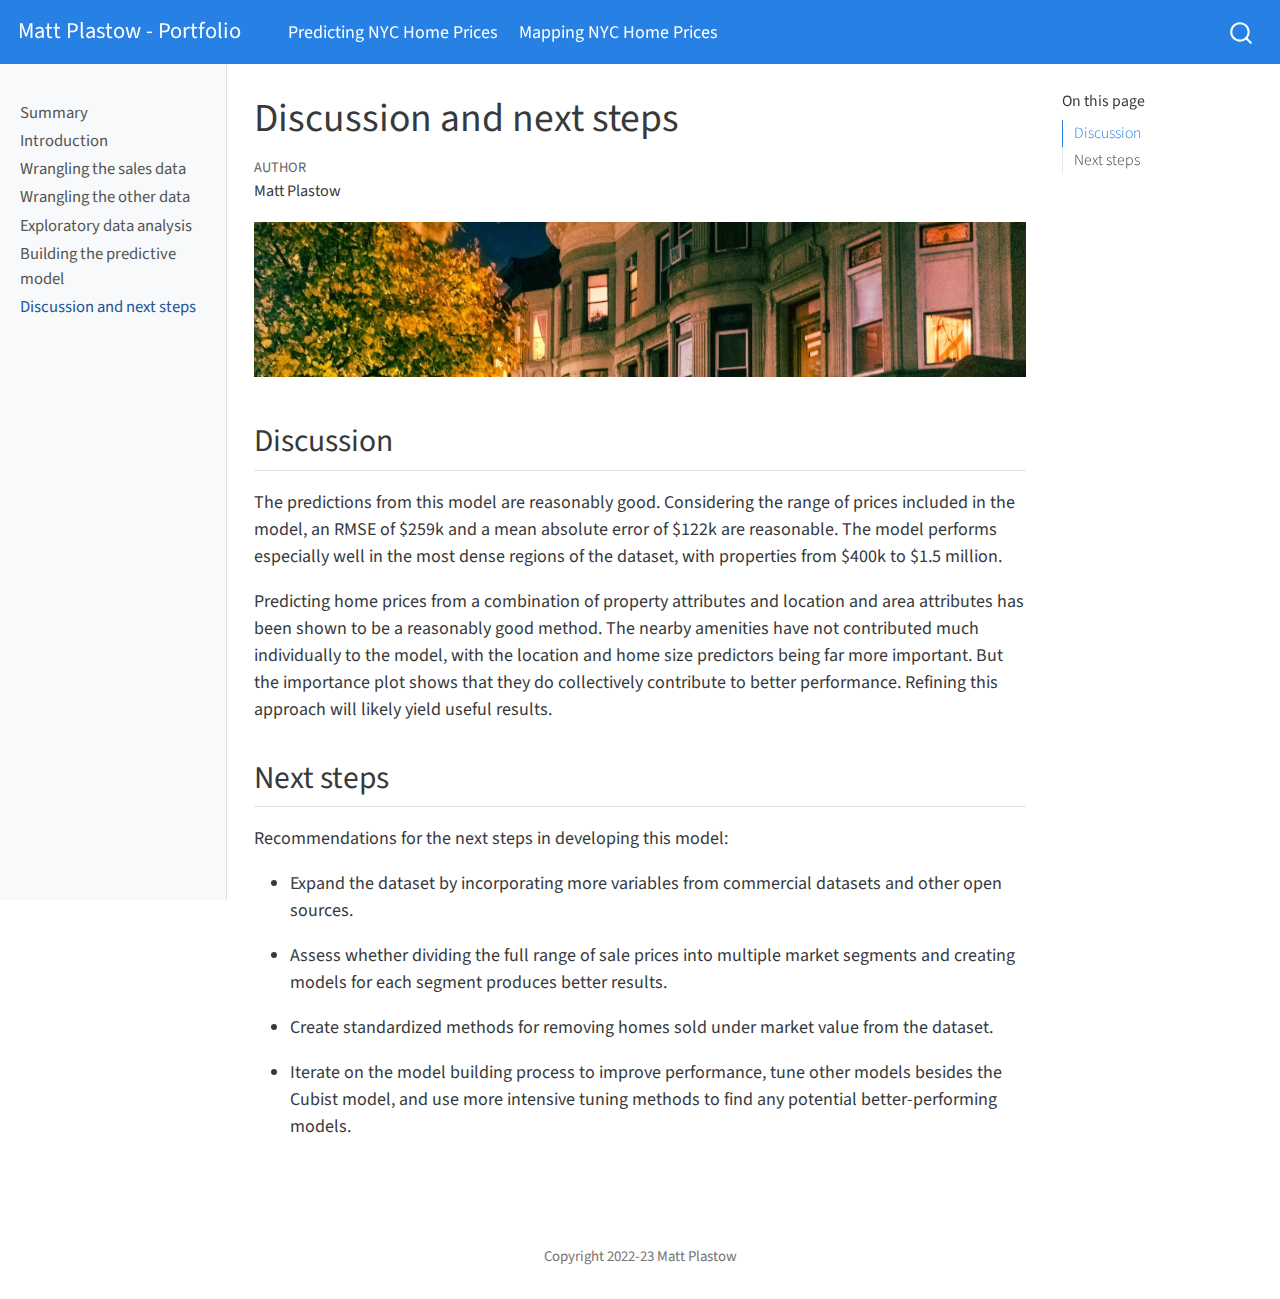
<file: docs/analysis_outro.html>
<!DOCTYPE html>
<html xmlns="http://www.w3.org/1999/xhtml" lang="en" xml:lang="en"><head>

<meta charset="utf-8">
<meta name="generator" content="quarto-1.1.251">

<meta name="viewport" content="width=device-width, initial-scale=1.0, user-scalable=yes">

<meta name="author" content="Matt Plastow">

<title>Matt Plastow - Portfolio - Discussion and next steps</title>
<style>
code{white-space: pre-wrap;}
span.smallcaps{font-variant: small-caps;}
div.columns{display: flex; gap: min(4vw, 1.5em);}
div.column{flex: auto; overflow-x: auto;}
div.hanging-indent{margin-left: 1.5em; text-indent: -1.5em;}
ul.task-list{list-style: none;}
ul.task-list li input[type="checkbox"] {
  width: 0.8em;
  margin: 0 0.8em 0.2em -1.6em;
  vertical-align: middle;
}
</style>


<script src="site_libs/quarto-nav/quarto-nav.js"></script>
<script src="site_libs/quarto-nav/headroom.min.js"></script>
<script src="site_libs/clipboard/clipboard.min.js"></script>
<script src="site_libs/quarto-search/autocomplete.umd.js"></script>
<script src="site_libs/quarto-search/fuse.min.js"></script>
<script src="site_libs/quarto-search/quarto-search.js"></script>
<meta name="quarto:offset" content="./">
<script src="site_libs/quarto-html/quarto.js"></script>
<script src="site_libs/quarto-html/popper.min.js"></script>
<script src="site_libs/quarto-html/tippy.umd.min.js"></script>
<script src="site_libs/quarto-html/anchor.min.js"></script>
<link href="site_libs/quarto-html/tippy.css" rel="stylesheet">
<link href="site_libs/quarto-html/quarto-syntax-highlighting.css" rel="stylesheet" id="quarto-text-highlighting-styles">
<script src="site_libs/bootstrap/bootstrap.min.js"></script>
<link href="site_libs/bootstrap/bootstrap-icons.css" rel="stylesheet">
<link href="site_libs/bootstrap/bootstrap.min.css" rel="stylesheet" id="quarto-bootstrap" data-mode="light">
<script id="quarto-search-options" type="application/json">{
  "location": "navbar",
  "copy-button": false,
  "collapse-after": 3,
  "panel-placement": "end",
  "type": "overlay",
  "limit": 20,
  "language": {
    "search-no-results-text": "No results",
    "search-matching-documents-text": "matching documents",
    "search-copy-link-title": "Copy link to search",
    "search-hide-matches-text": "Hide additional matches",
    "search-more-match-text": "more match in this document",
    "search-more-matches-text": "more matches in this document",
    "search-clear-button-title": "Clear",
    "search-detached-cancel-button-title": "Cancel",
    "search-submit-button-title": "Submit"
  }
}</script>


<link rel="stylesheet" href="styles.css">
</head>

<body class="nav-sidebar docked nav-fixed">

<div id="quarto-search-results"></div>
  <header id="quarto-header" class="headroom fixed-top">
    <nav class="navbar navbar-expand-lg navbar-dark ">
      <div class="navbar-container container-fluid">
      <div class="navbar-brand-container">
    <a class="navbar-brand" href="./index.html">
    <span class="navbar-title">Matt Plastow - Portfolio</span>
    </a>
  </div>
          <button class="navbar-toggler" type="button" data-bs-toggle="collapse" data-bs-target="#navbarCollapse" aria-controls="navbarCollapse" aria-expanded="false" aria-label="Toggle navigation" onclick="if (window.quartoToggleHeadroom) { window.quartoToggleHeadroom(); }">
  <span class="navbar-toggler-icon"></span>
</button>
          <div class="collapse navbar-collapse" id="navbarCollapse">
            <ul class="navbar-nav navbar-nav-scroll me-auto">
  <li class="nav-item">
    <a class="nav-link active" href="./analysis_summary.html" aria-current="page">Predicting NYC Home Prices</a>
  </li>  
  <li class="nav-item">
    <a class="nav-link" href="./leaflet_maps_sfh_2021.html">Mapping NYC Home Prices</a>
  </li>  
</ul>
              <div id="quarto-search" class="" title="Search"></div>
          </div> <!-- /navcollapse -->
      </div> <!-- /container-fluid -->
    </nav>
  <nav class="quarto-secondary-nav" data-bs-toggle="collapse" data-bs-target="#quarto-sidebar" aria-controls="quarto-sidebar" aria-expanded="false" aria-label="Toggle sidebar navigation" onclick="if (window.quartoToggleHeadroom) { window.quartoToggleHeadroom(); }">
    <div class="container-fluid d-flex justify-content-between">
      <h1 class="quarto-secondary-nav-title">Discussion and next steps</h1>
      <button type="button" class="quarto-btn-toggle btn" aria-label="Show secondary navigation">
        <i class="bi bi-chevron-right"></i>
      </button>
    </div>
  </nav>
</header>
<!-- content -->
<div id="quarto-content" class="quarto-container page-columns page-rows-contents page-layout-article page-navbar">
<!-- sidebar -->
  <nav id="quarto-sidebar" class="sidebar collapse sidebar-navigation docked overflow-auto">
    <div class="sidebar-menu-container"> 
    <ul class="list-unstyled mt-1">
        <li class="sidebar-item">
  <div class="sidebar-item-container"> 
  <a href="./analysis_summary.html" class="sidebar-item-text sidebar-link">Summary</a>
  </div>
</li>
        <li class="sidebar-item">
  <div class="sidebar-item-container"> 
  <a href="./analysis_intro.html" class="sidebar-item-text sidebar-link">Introduction</a>
  </div>
</li>
        <li class="sidebar-item">
  <div class="sidebar-item-container"> 
  <a href="./analysis_wrangling1.html" class="sidebar-item-text sidebar-link">Wrangling the sales data</a>
  </div>
</li>
        <li class="sidebar-item">
  <div class="sidebar-item-container"> 
  <a href="./analysis_wrangling2.html" class="sidebar-item-text sidebar-link">Wrangling the other data</a>
  </div>
</li>
        <li class="sidebar-item">
  <div class="sidebar-item-container"> 
  <a href="./analysis_eda.html" class="sidebar-item-text sidebar-link">Exploratory data analysis</a>
  </div>
</li>
        <li class="sidebar-item">
  <div class="sidebar-item-container"> 
  <a href="./analysis_model.html" class="sidebar-item-text sidebar-link">Building the predictive model</a>
  </div>
</li>
        <li class="sidebar-item">
  <div class="sidebar-item-container"> 
  <a href="./analysis_outro.html" class="sidebar-item-text sidebar-link active">Discussion and next steps</a>
  </div>
</li>
    </ul>
    </div>
</nav>
<!-- margin-sidebar -->
    <div id="quarto-margin-sidebar" class="sidebar margin-sidebar">
        <nav id="TOC" role="doc-toc" class="toc-active">
    <h2 id="toc-title">On this page</h2>
   
  <ul>
  <li><a href="#discussion" id="toc-discussion" class="nav-link active" data-scroll-target="#discussion">Discussion</a></li>
  <li><a href="#next-steps" id="toc-next-steps" class="nav-link" data-scroll-target="#next-steps">Next steps</a></li>
  </ul>
</nav>
    </div>
<!-- main -->
<main class="content" id="quarto-document-content">

<header id="title-block-header" class="quarto-title-block default">
<div class="quarto-title">
<h1 class="title d-none d-lg-block">Discussion and next steps</h1>
</div>



<div class="quarto-title-meta">

    <div>
    <div class="quarto-title-meta-heading">Author</div>
    <div class="quarto-title-meta-contents">
             <p>Matt Plastow </p>
          </div>
  </div>
    
    
  </div>
  

</header>

<div class="quarto-figure quarto-figure-center">
<figure class="figure">
<p><a href="https://unsplash.com/photos/7KDqzUW3Ml4"><img src="images/avi-werde-7KDqzUW3Ml4-unsplash_1000x200.jpg" class="img-fluid figure-img"></a></p>
</figure>
</div>
<section id="discussion" class="level2">
<h2 class="anchored" data-anchor-id="discussion">Discussion</h2>
<p>The predictions from this model are reasonably good. Considering the range of prices included in the model, an RMSE of $259k and a mean absolute error of $122k are reasonable. The model performs especially well in the most dense regions of the dataset, with properties from $400k to $1.5 million.</p>
<p>Predicting home prices from a combination of property attributes and location and area attributes has been shown to be a reasonably good method. The nearby amenities have not contributed much individually to the model, with the location and home size predictors being far more important. But the importance plot shows that they do collectively contribute to better performance. Refining this approach will likely yield useful results.</p>
</section>
<section id="next-steps" class="level2">
<h2 class="anchored" data-anchor-id="next-steps">Next steps</h2>
<p>Recommendations for the next steps in developing this model:</p>
<ul>
<li><p>Expand the dataset by incorporating more variables from commercial datasets and other open sources.</p></li>
<li><p>Assess whether dividing the full range of sale prices into multiple market segments and creating models for each segment produces better results.</p></li>
<li><p>Create standardized methods for removing homes sold under market value from the dataset.</p></li>
<li><p>Iterate on the model building process to improve performance, tune other models besides the Cubist model, and use more intensive tuning methods to find any potential better-performing models.</p></li>
</ul>


</section>

</main> <!-- /main -->
<script id="quarto-html-after-body" type="application/javascript">
window.document.addEventListener("DOMContentLoaded", function (event) {
  const toggleBodyColorMode = (bsSheetEl) => {
    const mode = bsSheetEl.getAttribute("data-mode");
    const bodyEl = window.document.querySelector("body");
    if (mode === "dark") {
      bodyEl.classList.add("quarto-dark");
      bodyEl.classList.remove("quarto-light");
    } else {
      bodyEl.classList.add("quarto-light");
      bodyEl.classList.remove("quarto-dark");
    }
  }
  const toggleBodyColorPrimary = () => {
    const bsSheetEl = window.document.querySelector("link#quarto-bootstrap");
    if (bsSheetEl) {
      toggleBodyColorMode(bsSheetEl);
    }
  }
  toggleBodyColorPrimary();  
  const icon = "";
  const anchorJS = new window.AnchorJS();
  anchorJS.options = {
    placement: 'right',
    icon: icon
  };
  anchorJS.add('.anchored');
  const clipboard = new window.ClipboardJS('.code-copy-button', {
    target: function(trigger) {
      return trigger.previousElementSibling;
    }
  });
  clipboard.on('success', function(e) {
    // button target
    const button = e.trigger;
    // don't keep focus
    button.blur();
    // flash "checked"
    button.classList.add('code-copy-button-checked');
    var currentTitle = button.getAttribute("title");
    button.setAttribute("title", "Copied!");
    setTimeout(function() {
      button.setAttribute("title", currentTitle);
      button.classList.remove('code-copy-button-checked');
    }, 1000);
    // clear code selection
    e.clearSelection();
  });
  function tippyHover(el, contentFn) {
    const config = {
      allowHTML: true,
      content: contentFn,
      maxWidth: 500,
      delay: 100,
      arrow: false,
      appendTo: function(el) {
          return el.parentElement;
      },
      interactive: true,
      interactiveBorder: 10,
      theme: 'quarto',
      placement: 'bottom-start'
    };
    window.tippy(el, config); 
  }
  const noterefs = window.document.querySelectorAll('a[role="doc-noteref"]');
  for (var i=0; i<noterefs.length; i++) {
    const ref = noterefs[i];
    tippyHover(ref, function() {
      // use id or data attribute instead here
      let href = ref.getAttribute('data-footnote-href') || ref.getAttribute('href');
      try { href = new URL(href).hash; } catch {}
      const id = href.replace(/^#\/?/, "");
      const note = window.document.getElementById(id);
      return note.innerHTML;
    });
  }
  var bibliorefs = window.document.querySelectorAll('a[role="doc-biblioref"]');
  for (var i=0; i<bibliorefs.length; i++) {
    const ref = bibliorefs[i];
    const cites = ref.parentNode.getAttribute('data-cites').split(' ');
    tippyHover(ref, function() {
      var popup = window.document.createElement('div');
      cites.forEach(function(cite) {
        var citeDiv = window.document.createElement('div');
        citeDiv.classList.add('hanging-indent');
        citeDiv.classList.add('csl-entry');
        var biblioDiv = window.document.getElementById('ref-' + cite);
        if (biblioDiv) {
          citeDiv.innerHTML = biblioDiv.innerHTML;
        }
        popup.appendChild(citeDiv);
      });
      return popup.innerHTML;
    });
  }
});
</script>
</div> <!-- /content -->
<footer class="footer">
  <div class="nav-footer">
      <div class="nav-footer-center">Copyright 2022-23 Matt Plastow</div>
  </div>
</footer>



</body></html>
</file>
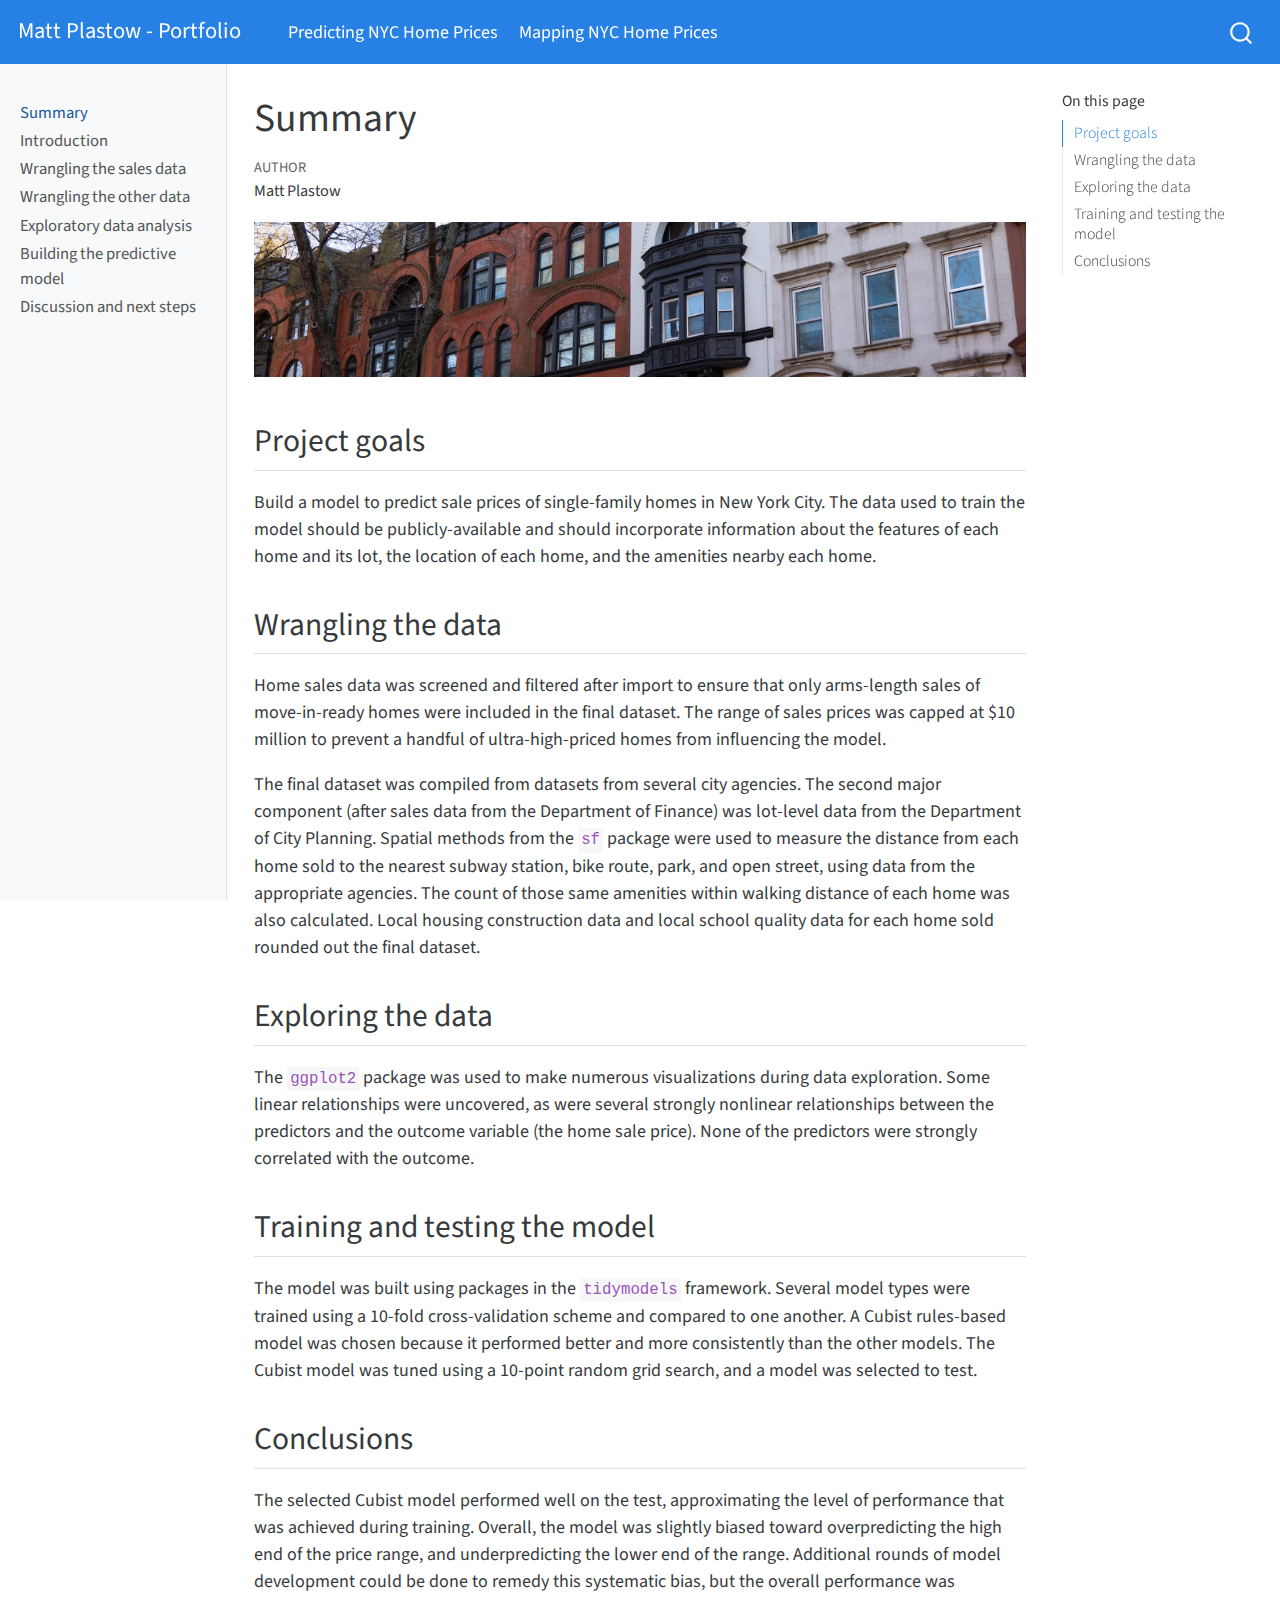
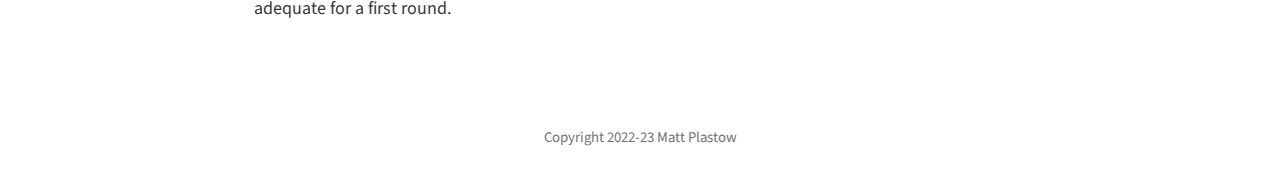
<file: docs/analysis_summary.html>
<!DOCTYPE html>
<html xmlns="http://www.w3.org/1999/xhtml" lang="en" xml:lang="en"><head>

<meta charset="utf-8">
<meta name="generator" content="quarto-1.1.251">

<meta name="viewport" content="width=device-width, initial-scale=1.0, user-scalable=yes">

<meta name="author" content="Matt Plastow">

<title>Matt Plastow - Portfolio - Summary</title>
<style>
code{white-space: pre-wrap;}
span.smallcaps{font-variant: small-caps;}
div.columns{display: flex; gap: min(4vw, 1.5em);}
div.column{flex: auto; overflow-x: auto;}
div.hanging-indent{margin-left: 1.5em; text-indent: -1.5em;}
ul.task-list{list-style: none;}
ul.task-list li input[type="checkbox"] {
  width: 0.8em;
  margin: 0 0.8em 0.2em -1.6em;
  vertical-align: middle;
}
</style>


<script src="site_libs/quarto-nav/quarto-nav.js"></script>
<script src="site_libs/quarto-nav/headroom.min.js"></script>
<script src="site_libs/clipboard/clipboard.min.js"></script>
<script src="site_libs/quarto-search/autocomplete.umd.js"></script>
<script src="site_libs/quarto-search/fuse.min.js"></script>
<script src="site_libs/quarto-search/quarto-search.js"></script>
<meta name="quarto:offset" content="./">
<script src="site_libs/quarto-html/quarto.js"></script>
<script src="site_libs/quarto-html/popper.min.js"></script>
<script src="site_libs/quarto-html/tippy.umd.min.js"></script>
<script src="site_libs/quarto-html/anchor.min.js"></script>
<link href="site_libs/quarto-html/tippy.css" rel="stylesheet">
<link href="site_libs/quarto-html/quarto-syntax-highlighting.css" rel="stylesheet" id="quarto-text-highlighting-styles">
<script src="site_libs/bootstrap/bootstrap.min.js"></script>
<link href="site_libs/bootstrap/bootstrap-icons.css" rel="stylesheet">
<link href="site_libs/bootstrap/bootstrap.min.css" rel="stylesheet" id="quarto-bootstrap" data-mode="light">
<script id="quarto-search-options" type="application/json">{
  "location": "navbar",
  "copy-button": false,
  "collapse-after": 3,
  "panel-placement": "end",
  "type": "overlay",
  "limit": 20,
  "language": {
    "search-no-results-text": "No results",
    "search-matching-documents-text": "matching documents",
    "search-copy-link-title": "Copy link to search",
    "search-hide-matches-text": "Hide additional matches",
    "search-more-match-text": "more match in this document",
    "search-more-matches-text": "more matches in this document",
    "search-clear-button-title": "Clear",
    "search-detached-cancel-button-title": "Cancel",
    "search-submit-button-title": "Submit"
  }
}</script>


<link rel="stylesheet" href="styles.css">
</head>

<body class="nav-sidebar docked nav-fixed">

<div id="quarto-search-results"></div>
  <header id="quarto-header" class="headroom fixed-top">
    <nav class="navbar navbar-expand-lg navbar-dark ">
      <div class="navbar-container container-fluid">
      <div class="navbar-brand-container">
    <a class="navbar-brand" href="./index.html">
    <span class="navbar-title">Matt Plastow - Portfolio</span>
    </a>
  </div>
          <button class="navbar-toggler" type="button" data-bs-toggle="collapse" data-bs-target="#navbarCollapse" aria-controls="navbarCollapse" aria-expanded="false" aria-label="Toggle navigation" onclick="if (window.quartoToggleHeadroom) { window.quartoToggleHeadroom(); }">
  <span class="navbar-toggler-icon"></span>
</button>
          <div class="collapse navbar-collapse" id="navbarCollapse">
            <ul class="navbar-nav navbar-nav-scroll me-auto">
  <li class="nav-item">
    <a class="nav-link active" href="./analysis_summary.html" aria-current="page">Predicting NYC Home Prices</a>
  </li>  
  <li class="nav-item">
    <a class="nav-link" href="./leaflet_maps_sfh_2021.html">Mapping NYC Home Prices</a>
  </li>  
</ul>
              <div id="quarto-search" class="" title="Search"></div>
          </div> <!-- /navcollapse -->
      </div> <!-- /container-fluid -->
    </nav>
  <nav class="quarto-secondary-nav" data-bs-toggle="collapse" data-bs-target="#quarto-sidebar" aria-controls="quarto-sidebar" aria-expanded="false" aria-label="Toggle sidebar navigation" onclick="if (window.quartoToggleHeadroom) { window.quartoToggleHeadroom(); }">
    <div class="container-fluid d-flex justify-content-between">
      <h1 class="quarto-secondary-nav-title">Summary</h1>
      <button type="button" class="quarto-btn-toggle btn" aria-label="Show secondary navigation">
        <i class="bi bi-chevron-right"></i>
      </button>
    </div>
  </nav>
</header>
<!-- content -->
<div id="quarto-content" class="quarto-container page-columns page-rows-contents page-layout-article page-navbar">
<!-- sidebar -->
  <nav id="quarto-sidebar" class="sidebar collapse sidebar-navigation docked overflow-auto">
    <div class="sidebar-menu-container"> 
    <ul class="list-unstyled mt-1">
        <li class="sidebar-item">
  <div class="sidebar-item-container"> 
  <a href="./analysis_summary.html" class="sidebar-item-text sidebar-link active">Summary</a>
  </div>
</li>
        <li class="sidebar-item">
  <div class="sidebar-item-container"> 
  <a href="./analysis_intro.html" class="sidebar-item-text sidebar-link">Introduction</a>
  </div>
</li>
        <li class="sidebar-item">
  <div class="sidebar-item-container"> 
  <a href="./analysis_wrangling1.html" class="sidebar-item-text sidebar-link">Wrangling the sales data</a>
  </div>
</li>
        <li class="sidebar-item">
  <div class="sidebar-item-container"> 
  <a href="./analysis_wrangling2.html" class="sidebar-item-text sidebar-link">Wrangling the other data</a>
  </div>
</li>
        <li class="sidebar-item">
  <div class="sidebar-item-container"> 
  <a href="./analysis_eda.html" class="sidebar-item-text sidebar-link">Exploratory data analysis</a>
  </div>
</li>
        <li class="sidebar-item">
  <div class="sidebar-item-container"> 
  <a href="./analysis_model.html" class="sidebar-item-text sidebar-link">Building the predictive model</a>
  </div>
</li>
        <li class="sidebar-item">
  <div class="sidebar-item-container"> 
  <a href="./analysis_outro.html" class="sidebar-item-text sidebar-link">Discussion and next steps</a>
  </div>
</li>
    </ul>
    </div>
</nav>
<!-- margin-sidebar -->
    <div id="quarto-margin-sidebar" class="sidebar margin-sidebar">
        <nav id="TOC" role="doc-toc" class="toc-active">
    <h2 id="toc-title">On this page</h2>
   
  <ul>
  <li><a href="#project-goals" id="toc-project-goals" class="nav-link active" data-scroll-target="#project-goals">Project goals</a></li>
  <li><a href="#wrangling-the-data" id="toc-wrangling-the-data" class="nav-link" data-scroll-target="#wrangling-the-data">Wrangling the data</a></li>
  <li><a href="#exploring-the-data" id="toc-exploring-the-data" class="nav-link" data-scroll-target="#exploring-the-data">Exploring the data</a></li>
  <li><a href="#training-and-testing-the-model" id="toc-training-and-testing-the-model" class="nav-link" data-scroll-target="#training-and-testing-the-model">Training and testing the model</a></li>
  <li><a href="#conclusions" id="toc-conclusions" class="nav-link" data-scroll-target="#conclusions">Conclusions</a></li>
  </ul>
</nav>
    </div>
<!-- main -->
<main class="content" id="quarto-document-content">

<header id="title-block-header" class="quarto-title-block default">
<div class="quarto-title">
<h1 class="title d-none d-lg-block">Summary</h1>
</div>



<div class="quarto-title-meta">

    <div>
    <div class="quarto-title-meta-heading">Author</div>
    <div class="quarto-title-meta-contents">
             <p>Matt Plastow </p>
          </div>
  </div>
    
    
  </div>
  

</header>

<div class="quarto-figure quarto-figure-center">
<figure class="figure">
<p><a href="https://unsplash.com/photos/yfmkBgAQpzQ"><img src="images/sam-balye-yfmkBgAQpzQ-unsplash_1000x200.jpg" class="img-fluid figure-img"></a></p>
</figure>
</div>
<section id="project-goals" class="level2">
<h2 class="anchored" data-anchor-id="project-goals">Project goals</h2>
<p>Build a model to predict sale prices of single-family homes in New York City. The data used to train the model should be publicly-available and should incorporate information about the features of each home and its lot, the location of each home, and the amenities nearby each home.</p>
</section>
<section id="wrangling-the-data" class="level2">
<h2 class="anchored" data-anchor-id="wrangling-the-data">Wrangling the data</h2>
<p>Home sales data was screened and filtered after import to ensure that only arms-length sales of move-in-ready homes were included in the final dataset. The range of sales prices was capped at $10 million to prevent a handful of ultra-high-priced homes from influencing the model.</p>
<p>The final dataset was compiled from datasets from several city agencies. The second major component (after sales data from the Department of Finance) was lot-level data from the Department of City Planning. Spatial methods from the <code>sf</code> package were used to measure the distance from each home sold to the nearest subway station, bike route, park, and open street, using data from the appropriate agencies. The count of those same amenities within walking distance of each home was also calculated. Local housing construction data and local school quality data for each home sold rounded out the final dataset.</p>
</section>
<section id="exploring-the-data" class="level2">
<h2 class="anchored" data-anchor-id="exploring-the-data">Exploring the data</h2>
<p>The <code>ggplot2</code> package was used to make numerous visualizations during data exploration. Some linear relationships were uncovered, as were several strongly nonlinear relationships between the predictors and the outcome variable (the home sale price). None of the predictors were strongly correlated with the outcome.</p>
</section>
<section id="training-and-testing-the-model" class="level2">
<h2 class="anchored" data-anchor-id="training-and-testing-the-model">Training and testing the model</h2>
<p>The model was built using packages in the <code>tidymodels</code> framework. Several model types were trained using a 10-fold cross-validation scheme and compared to one another. A Cubist rules-based model was chosen because it performed better and more consistently than the other models. The Cubist model was tuned using a 10-point random grid search, and a model was selected to test.</p>
</section>
<section id="conclusions" class="level2">
<h2 class="anchored" data-anchor-id="conclusions">Conclusions</h2>
<p>The selected Cubist model performed well on the test, approximating the level of performance that was achieved during training. Overall, the model was slightly biased toward overpredicting the high end of the price range, and underpredicting the lower end of the range. Additional rounds of model development could be done to remedy this systematic bias, but the overall performance was adequate for a first round.</p>


</section>

</main> <!-- /main -->
<script id="quarto-html-after-body" type="application/javascript">
window.document.addEventListener("DOMContentLoaded", function (event) {
  const toggleBodyColorMode = (bsSheetEl) => {
    const mode = bsSheetEl.getAttribute("data-mode");
    const bodyEl = window.document.querySelector("body");
    if (mode === "dark") {
      bodyEl.classList.add("quarto-dark");
      bodyEl.classList.remove("quarto-light");
    } else {
      bodyEl.classList.add("quarto-light");
      bodyEl.classList.remove("quarto-dark");
    }
  }
  const toggleBodyColorPrimary = () => {
    const bsSheetEl = window.document.querySelector("link#quarto-bootstrap");
    if (bsSheetEl) {
      toggleBodyColorMode(bsSheetEl);
    }
  }
  toggleBodyColorPrimary();  
  const icon = "";
  const anchorJS = new window.AnchorJS();
  anchorJS.options = {
    placement: 'right',
    icon: icon
  };
  anchorJS.add('.anchored');
  const clipboard = new window.ClipboardJS('.code-copy-button', {
    target: function(trigger) {
      return trigger.previousElementSibling;
    }
  });
  clipboard.on('success', function(e) {
    // button target
    const button = e.trigger;
    // don't keep focus
    button.blur();
    // flash "checked"
    button.classList.add('code-copy-button-checked');
    var currentTitle = button.getAttribute("title");
    button.setAttribute("title", "Copied!");
    setTimeout(function() {
      button.setAttribute("title", currentTitle);
      button.classList.remove('code-copy-button-checked');
    }, 1000);
    // clear code selection
    e.clearSelection();
  });
  function tippyHover(el, contentFn) {
    const config = {
      allowHTML: true,
      content: contentFn,
      maxWidth: 500,
      delay: 100,
      arrow: false,
      appendTo: function(el) {
          return el.parentElement;
      },
      interactive: true,
      interactiveBorder: 10,
      theme: 'quarto',
      placement: 'bottom-start'
    };
    window.tippy(el, config); 
  }
  const noterefs = window.document.querySelectorAll('a[role="doc-noteref"]');
  for (var i=0; i<noterefs.length; i++) {
    const ref = noterefs[i];
    tippyHover(ref, function() {
      // use id or data attribute instead here
      let href = ref.getAttribute('data-footnote-href') || ref.getAttribute('href');
      try { href = new URL(href).hash; } catch {}
      const id = href.replace(/^#\/?/, "");
      const note = window.document.getElementById(id);
      return note.innerHTML;
    });
  }
  var bibliorefs = window.document.querySelectorAll('a[role="doc-biblioref"]');
  for (var i=0; i<bibliorefs.length; i++) {
    const ref = bibliorefs[i];
    const cites = ref.parentNode.getAttribute('data-cites').split(' ');
    tippyHover(ref, function() {
      var popup = window.document.createElement('div');
      cites.forEach(function(cite) {
        var citeDiv = window.document.createElement('div');
        citeDiv.classList.add('hanging-indent');
        citeDiv.classList.add('csl-entry');
        var biblioDiv = window.document.getElementById('ref-' + cite);
        if (biblioDiv) {
          citeDiv.innerHTML = biblioDiv.innerHTML;
        }
        popup.appendChild(citeDiv);
      });
      return popup.innerHTML;
    });
  }
});
</script>
</div> <!-- /content -->
<footer class="footer">
  <div class="nav-footer">
      <div class="nav-footer-center">Copyright 2022-23 Matt Plastow</div>
  </div>
</footer>



</body></html>
</file>
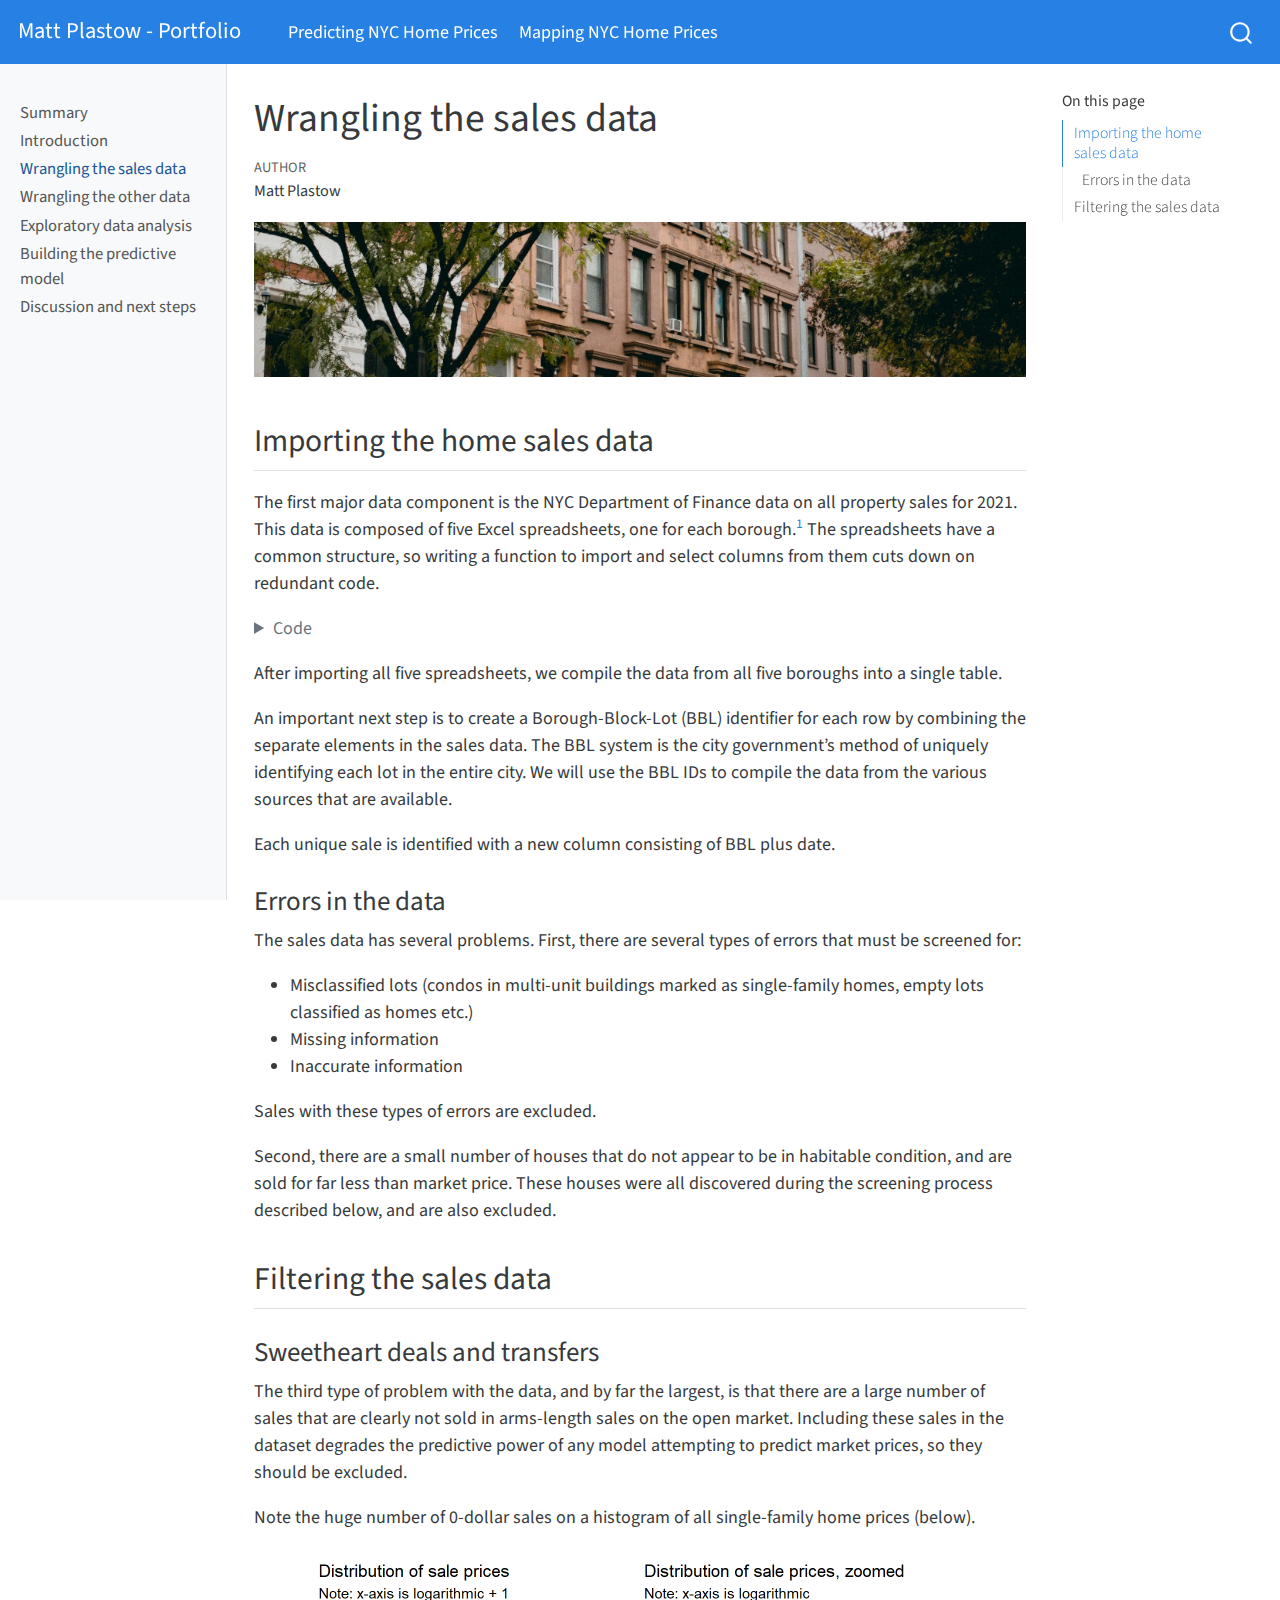
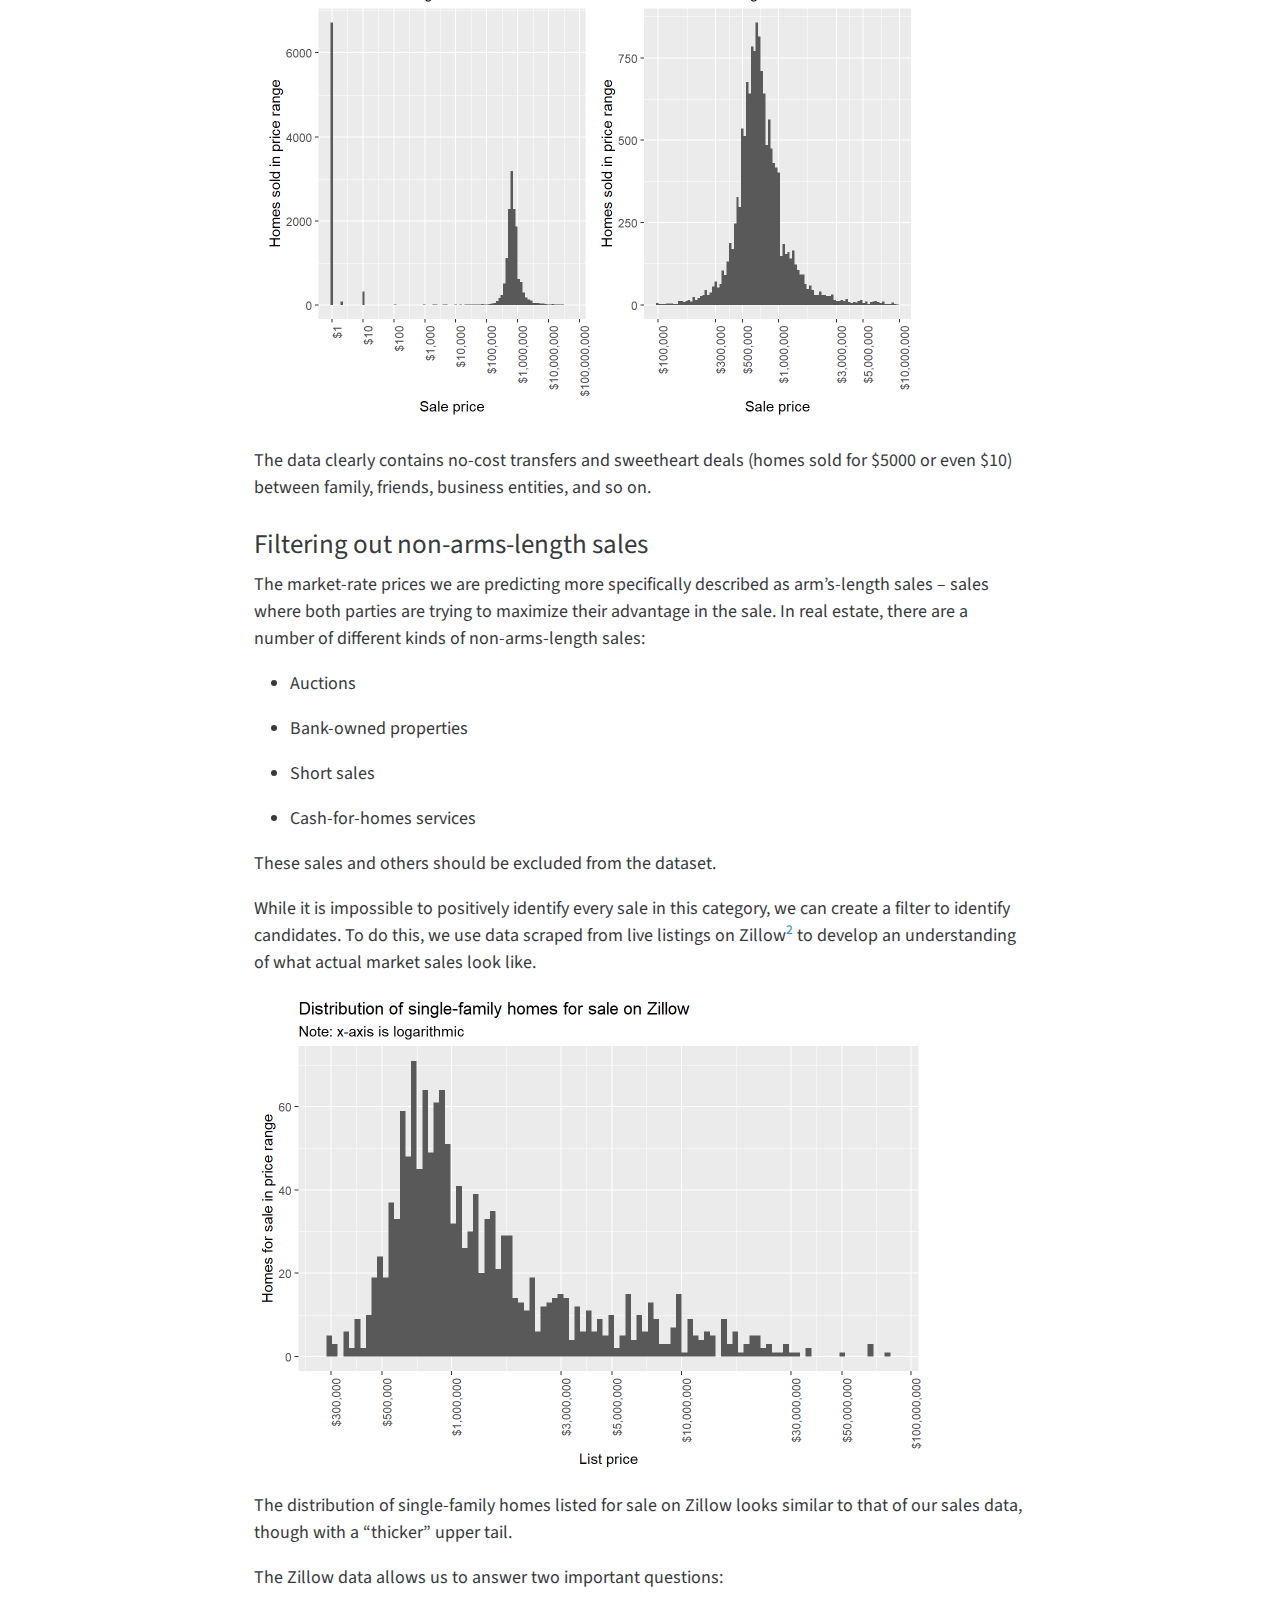
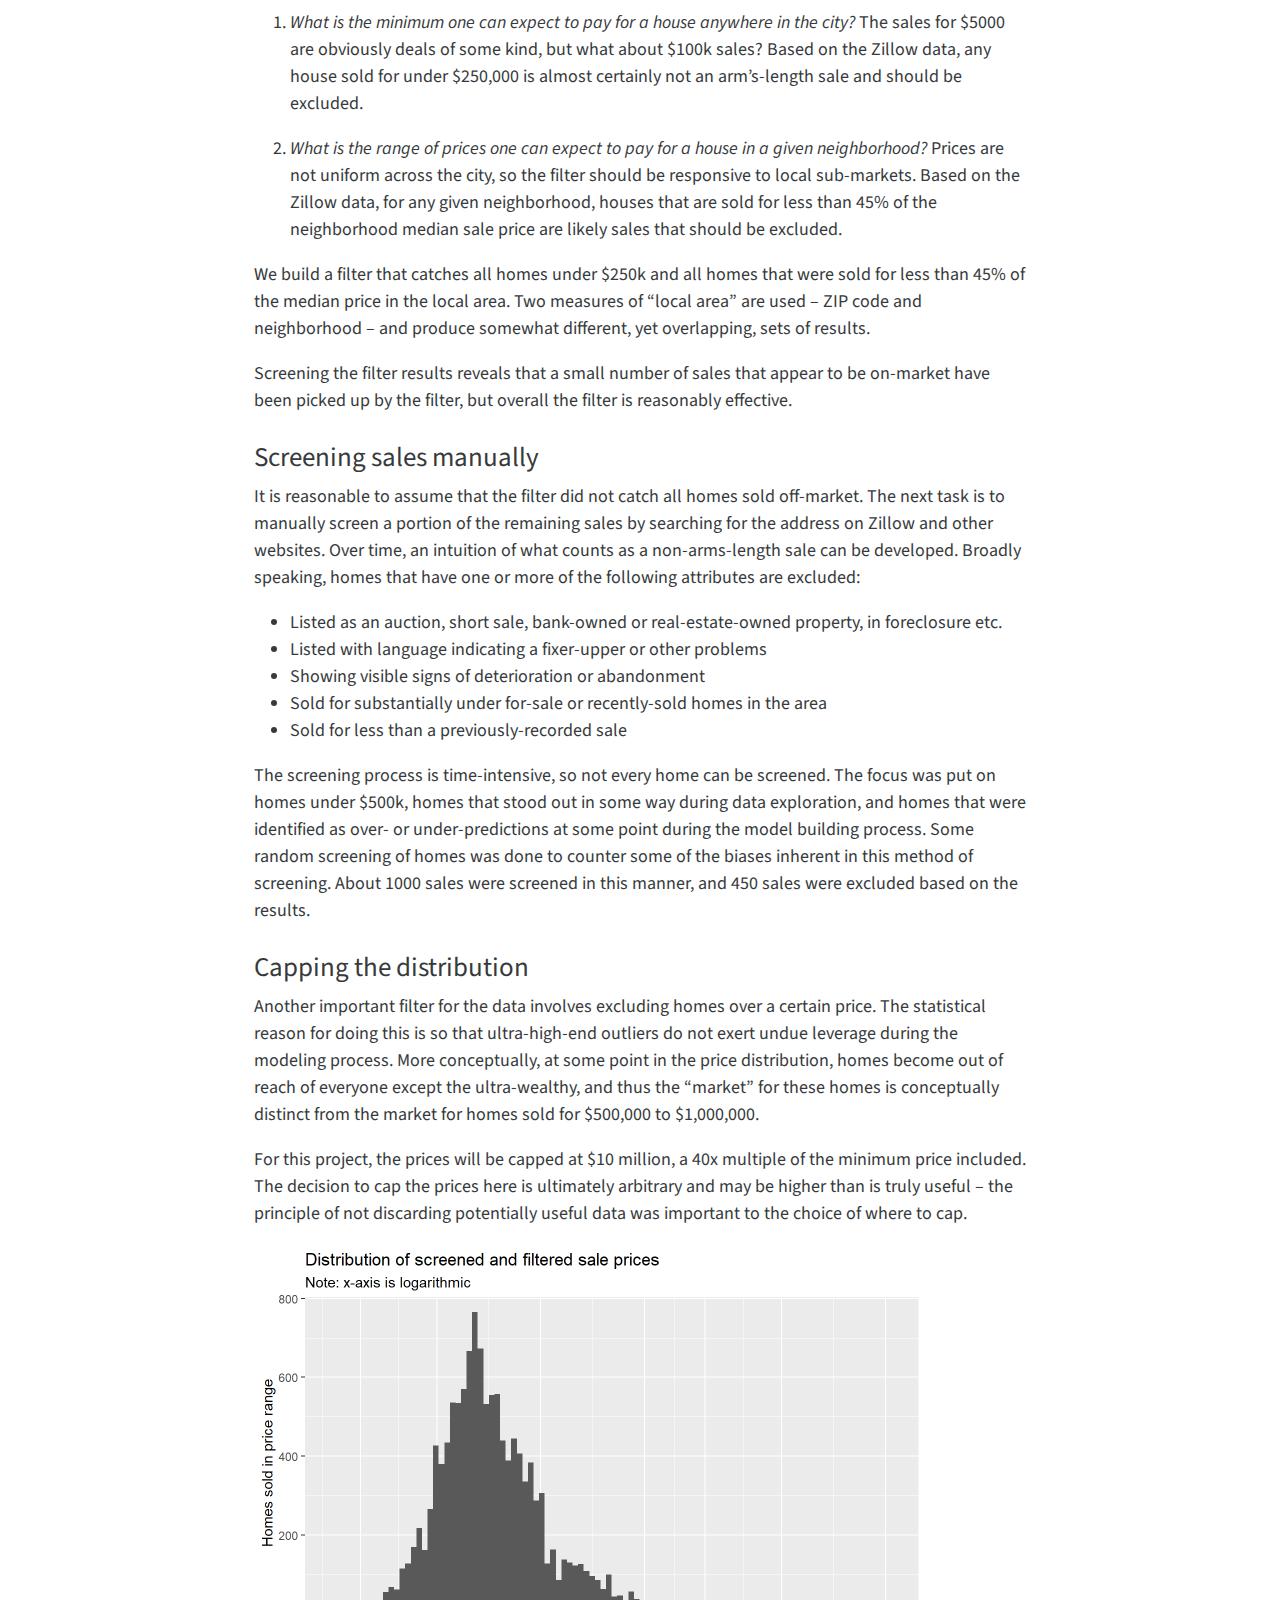
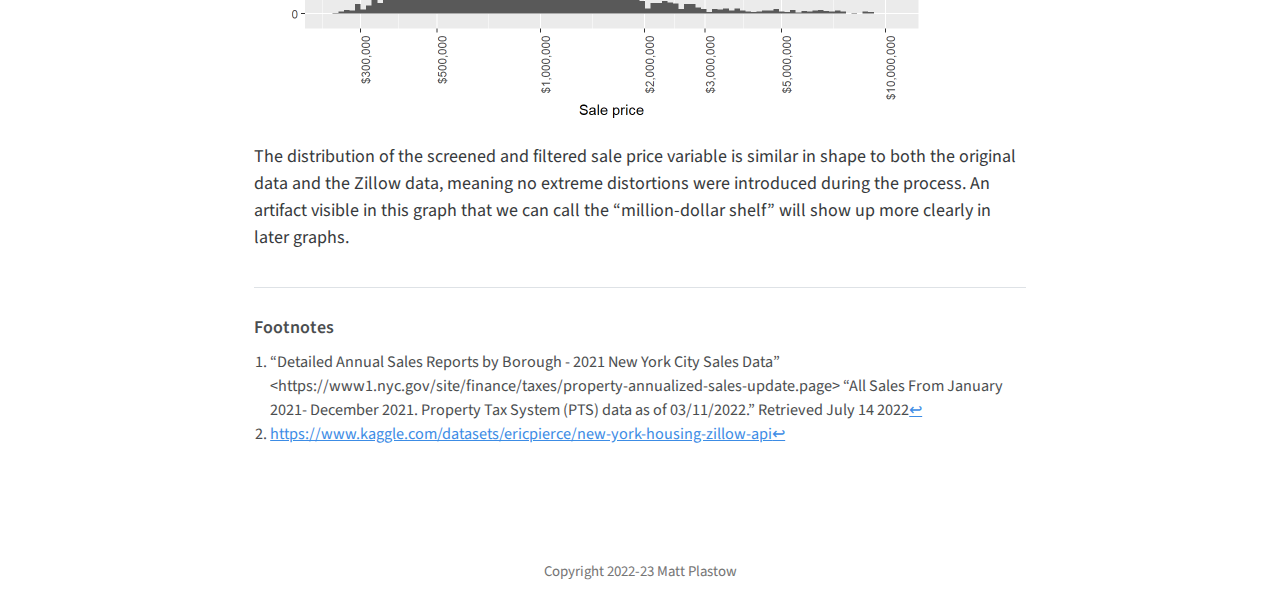
<file: docs/analysis_wrangling1.html>
<!DOCTYPE html>
<html xmlns="http://www.w3.org/1999/xhtml" lang="en" xml:lang="en"><head>

<meta charset="utf-8">
<meta name="generator" content="quarto-1.1.251">

<meta name="viewport" content="width=device-width, initial-scale=1.0, user-scalable=yes">

<meta name="author" content="Matt Plastow">

<title>Matt Plastow - Portfolio - Wrangling the sales data</title>
<style>
code{white-space: pre-wrap;}
span.smallcaps{font-variant: small-caps;}
div.columns{display: flex; gap: min(4vw, 1.5em);}
div.column{flex: auto; overflow-x: auto;}
div.hanging-indent{margin-left: 1.5em; text-indent: -1.5em;}
ul.task-list{list-style: none;}
ul.task-list li input[type="checkbox"] {
  width: 0.8em;
  margin: 0 0.8em 0.2em -1.6em;
  vertical-align: middle;
}
pre > code.sourceCode { white-space: pre; position: relative; }
pre > code.sourceCode > span { display: inline-block; line-height: 1.25; }
pre > code.sourceCode > span:empty { height: 1.2em; }
.sourceCode { overflow: visible; }
code.sourceCode > span { color: inherit; text-decoration: inherit; }
div.sourceCode { margin: 1em 0; }
pre.sourceCode { margin: 0; }
@media screen {
div.sourceCode { overflow: auto; }
}
@media print {
pre > code.sourceCode { white-space: pre-wrap; }
pre > code.sourceCode > span { text-indent: -5em; padding-left: 5em; }
}
pre.numberSource code
  { counter-reset: source-line 0; }
pre.numberSource code > span
  { position: relative; left: -4em; counter-increment: source-line; }
pre.numberSource code > span > a:first-child::before
  { content: counter(source-line);
    position: relative; left: -1em; text-align: right; vertical-align: baseline;
    border: none; display: inline-block;
    -webkit-touch-callout: none; -webkit-user-select: none;
    -khtml-user-select: none; -moz-user-select: none;
    -ms-user-select: none; user-select: none;
    padding: 0 4px; width: 4em;
    color: #aaaaaa;
  }
pre.numberSource { margin-left: 3em; border-left: 1px solid #aaaaaa;  padding-left: 4px; }
div.sourceCode
  {   }
@media screen {
pre > code.sourceCode > span > a:first-child::before { text-decoration: underline; }
}
code span.al { color: #ff0000; font-weight: bold; } /* Alert */
code span.an { color: #60a0b0; font-weight: bold; font-style: italic; } /* Annotation */
code span.at { color: #7d9029; } /* Attribute */
code span.bn { color: #40a070; } /* BaseN */
code span.bu { color: #008000; } /* BuiltIn */
code span.cf { color: #007020; font-weight: bold; } /* ControlFlow */
code span.ch { color: #4070a0; } /* Char */
code span.cn { color: #880000; } /* Constant */
code span.co { color: #60a0b0; font-style: italic; } /* Comment */
code span.cv { color: #60a0b0; font-weight: bold; font-style: italic; } /* CommentVar */
code span.do { color: #ba2121; font-style: italic; } /* Documentation */
code span.dt { color: #902000; } /* DataType */
code span.dv { color: #40a070; } /* DecVal */
code span.er { color: #ff0000; font-weight: bold; } /* Error */
code span.ex { } /* Extension */
code span.fl { color: #40a070; } /* Float */
code span.fu { color: #06287e; } /* Function */
code span.im { color: #008000; font-weight: bold; } /* Import */
code span.in { color: #60a0b0; font-weight: bold; font-style: italic; } /* Information */
code span.kw { color: #007020; font-weight: bold; } /* Keyword */
code span.op { color: #666666; } /* Operator */
code span.ot { color: #007020; } /* Other */
code span.pp { color: #bc7a00; } /* Preprocessor */
code span.sc { color: #4070a0; } /* SpecialChar */
code span.ss { color: #bb6688; } /* SpecialString */
code span.st { color: #4070a0; } /* String */
code span.va { color: #19177c; } /* Variable */
code span.vs { color: #4070a0; } /* VerbatimString */
code span.wa { color: #60a0b0; font-weight: bold; font-style: italic; } /* Warning */
</style>


<script src="site_libs/quarto-nav/quarto-nav.js"></script>
<script src="site_libs/quarto-nav/headroom.min.js"></script>
<script src="site_libs/clipboard/clipboard.min.js"></script>
<script src="site_libs/quarto-search/autocomplete.umd.js"></script>
<script src="site_libs/quarto-search/fuse.min.js"></script>
<script src="site_libs/quarto-search/quarto-search.js"></script>
<meta name="quarto:offset" content="./">
<script src="site_libs/quarto-html/quarto.js"></script>
<script src="site_libs/quarto-html/popper.min.js"></script>
<script src="site_libs/quarto-html/tippy.umd.min.js"></script>
<script src="site_libs/quarto-html/anchor.min.js"></script>
<link href="site_libs/quarto-html/tippy.css" rel="stylesheet">
<link href="site_libs/quarto-html/quarto-syntax-highlighting.css" rel="stylesheet" id="quarto-text-highlighting-styles">
<script src="site_libs/bootstrap/bootstrap.min.js"></script>
<link href="site_libs/bootstrap/bootstrap-icons.css" rel="stylesheet">
<link href="site_libs/bootstrap/bootstrap.min.css" rel="stylesheet" id="quarto-bootstrap" data-mode="light">
<script id="quarto-search-options" type="application/json">{
  "location": "navbar",
  "copy-button": false,
  "collapse-after": 3,
  "panel-placement": "end",
  "type": "overlay",
  "limit": 20,
  "language": {
    "search-no-results-text": "No results",
    "search-matching-documents-text": "matching documents",
    "search-copy-link-title": "Copy link to search",
    "search-hide-matches-text": "Hide additional matches",
    "search-more-match-text": "more match in this document",
    "search-more-matches-text": "more matches in this document",
    "search-clear-button-title": "Clear",
    "search-detached-cancel-button-title": "Cancel",
    "search-submit-button-title": "Submit"
  }
}</script>


<link rel="stylesheet" href="styles.css">
</head>

<body class="nav-sidebar docked nav-fixed">

<div id="quarto-search-results"></div>
  <header id="quarto-header" class="headroom fixed-top">
    <nav class="navbar navbar-expand-lg navbar-dark ">
      <div class="navbar-container container-fluid">
      <div class="navbar-brand-container">
    <a class="navbar-brand" href="./index.html">
    <span class="navbar-title">Matt Plastow - Portfolio</span>
    </a>
  </div>
          <button class="navbar-toggler" type="button" data-bs-toggle="collapse" data-bs-target="#navbarCollapse" aria-controls="navbarCollapse" aria-expanded="false" aria-label="Toggle navigation" onclick="if (window.quartoToggleHeadroom) { window.quartoToggleHeadroom(); }">
  <span class="navbar-toggler-icon"></span>
</button>
          <div class="collapse navbar-collapse" id="navbarCollapse">
            <ul class="navbar-nav navbar-nav-scroll me-auto">
  <li class="nav-item">
    <a class="nav-link active" href="./analysis_summary.html" aria-current="page">Predicting NYC Home Prices</a>
  </li>  
  <li class="nav-item">
    <a class="nav-link" href="./leaflet_maps_sfh_2021.html">Mapping NYC Home Prices</a>
  </li>  
</ul>
              <div id="quarto-search" class="" title="Search"></div>
          </div> <!-- /navcollapse -->
      </div> <!-- /container-fluid -->
    </nav>
  <nav class="quarto-secondary-nav" data-bs-toggle="collapse" data-bs-target="#quarto-sidebar" aria-controls="quarto-sidebar" aria-expanded="false" aria-label="Toggle sidebar navigation" onclick="if (window.quartoToggleHeadroom) { window.quartoToggleHeadroom(); }">
    <div class="container-fluid d-flex justify-content-between">
      <h1 class="quarto-secondary-nav-title">Wrangling the sales data</h1>
      <button type="button" class="quarto-btn-toggle btn" aria-label="Show secondary navigation">
        <i class="bi bi-chevron-right"></i>
      </button>
    </div>
  </nav>
</header>
<!-- content -->
<div id="quarto-content" class="quarto-container page-columns page-rows-contents page-layout-article page-navbar">
<!-- sidebar -->
  <nav id="quarto-sidebar" class="sidebar collapse sidebar-navigation docked overflow-auto">
    <div class="sidebar-menu-container"> 
    <ul class="list-unstyled mt-1">
        <li class="sidebar-item">
  <div class="sidebar-item-container"> 
  <a href="./analysis_summary.html" class="sidebar-item-text sidebar-link">Summary</a>
  </div>
</li>
        <li class="sidebar-item">
  <div class="sidebar-item-container"> 
  <a href="./analysis_intro.html" class="sidebar-item-text sidebar-link">Introduction</a>
  </div>
</li>
        <li class="sidebar-item">
  <div class="sidebar-item-container"> 
  <a href="./analysis_wrangling1.html" class="sidebar-item-text sidebar-link active">Wrangling the sales data</a>
  </div>
</li>
        <li class="sidebar-item">
  <div class="sidebar-item-container"> 
  <a href="./analysis_wrangling2.html" class="sidebar-item-text sidebar-link">Wrangling the other data</a>
  </div>
</li>
        <li class="sidebar-item">
  <div class="sidebar-item-container"> 
  <a href="./analysis_eda.html" class="sidebar-item-text sidebar-link">Exploratory data analysis</a>
  </div>
</li>
        <li class="sidebar-item">
  <div class="sidebar-item-container"> 
  <a href="./analysis_model.html" class="sidebar-item-text sidebar-link">Building the predictive model</a>
  </div>
</li>
        <li class="sidebar-item">
  <div class="sidebar-item-container"> 
  <a href="./analysis_outro.html" class="sidebar-item-text sidebar-link">Discussion and next steps</a>
  </div>
</li>
    </ul>
    </div>
</nav>
<!-- margin-sidebar -->
    <div id="quarto-margin-sidebar" class="sidebar margin-sidebar">
        <nav id="TOC" role="doc-toc" class="toc-active">
    <h2 id="toc-title">On this page</h2>
   
  <ul>
  <li><a href="#importing-the-home-sales-data" id="toc-importing-the-home-sales-data" class="nav-link active" data-scroll-target="#importing-the-home-sales-data">Importing the home sales data</a>
  <ul class="collapse">
  <li><a href="#errors-in-the-data" id="toc-errors-in-the-data" class="nav-link" data-scroll-target="#errors-in-the-data">Errors in the data</a></li>
  </ul></li>
  <li><a href="#filtering-the-sales-data" id="toc-filtering-the-sales-data" class="nav-link" data-scroll-target="#filtering-the-sales-data">Filtering the sales data</a>
  <ul class="collapse">
  <li><a href="#sweetheart-deals-and-transfers" id="toc-sweetheart-deals-and-transfers" class="nav-link" data-scroll-target="#sweetheart-deals-and-transfers">Sweetheart deals and transfers</a></li>
  <li><a href="#filtering-out-non-arms-length-sales" id="toc-filtering-out-non-arms-length-sales" class="nav-link" data-scroll-target="#filtering-out-non-arms-length-sales">Filtering out non-arms-length sales</a></li>
  <li><a href="#screening-sales-manually" id="toc-screening-sales-manually" class="nav-link" data-scroll-target="#screening-sales-manually">Screening sales manually</a></li>
  <li><a href="#capping-the-distribution" id="toc-capping-the-distribution" class="nav-link" data-scroll-target="#capping-the-distribution">Capping the distribution</a></li>
  </ul></li>
  </ul>
</nav>
    </div>
<!-- main -->
<main class="content" id="quarto-document-content">

<header id="title-block-header" class="quarto-title-block default">
<div class="quarto-title">
<h1 class="title d-none d-lg-block">Wrangling the sales data</h1>
</div>



<div class="quarto-title-meta">

    <div>
    <div class="quarto-title-meta-heading">Author</div>
    <div class="quarto-title-meta-contents">
             <p>Matt Plastow </p>
          </div>
  </div>
    
    
  </div>
  

</header>

<div class="quarto-figure quarto-figure-center">
<figure class="figure">
<p><a href="https://unsplash.com/photos/4yCXNMLP9g8"><img src="images/rachel-martin-4yCXNMLP9g8-unsplash_1000x200.jpg" class="img-fluid figure-img"></a></p>
</figure>
</div>
<section id="importing-the-home-sales-data" class="level2">
<h2 class="anchored" data-anchor-id="importing-the-home-sales-data">Importing the home sales data</h2>
<p>The first major data component is the NYC Department of Finance data on all property sales for 2021. This data is composed of five Excel spreadsheets, one for each borough.<a href="#fn1" class="footnote-ref" id="fnref1" role="doc-noteref"><sup>1</sup></a> The spreadsheets have a common structure, so writing a function to import and select columns from them cuts down on redundant code.</p>
<div class="cell" data-hash="analysis_wrangling1_cache/html/unnamed-chunk-2_2d13be8655df5b54ef4e533df6142f67">
<details>
<summary>Code</summary>
<div class="sourceCode cell-code" id="cb1"><pre class="sourceCode r code-with-copy"><code class="sourceCode r"><span id="cb1-1"><a href="#cb1-1" aria-hidden="true" tabindex="-1"></a>read_sales_data <span class="ot">&lt;-</span> <span class="cf">function</span>(path) {</span>
<span id="cb1-2"><a href="#cb1-2" aria-hidden="true" tabindex="-1"></a>  readxl<span class="sc">::</span><span class="fu">read_xlsx</span>(</span>
<span id="cb1-3"><a href="#cb1-3" aria-hidden="true" tabindex="-1"></a>    <span class="co"># Specify path</span></span>
<span id="cb1-4"><a href="#cb1-4" aria-hidden="true" tabindex="-1"></a>    <span class="at">path =</span> path,</span>
<span id="cb1-5"><a href="#cb1-5" aria-hidden="true" tabindex="-1"></a>    <span class="co"># Specify tidy column names</span></span>
<span id="cb1-6"><a href="#cb1-6" aria-hidden="true" tabindex="-1"></a>    <span class="at">col_names =</span> <span class="fu">c</span>(</span>
<span id="cb1-7"><a href="#cb1-7" aria-hidden="true" tabindex="-1"></a>      <span class="st">"borough_num"</span>,</span>
<span id="cb1-8"><a href="#cb1-8" aria-hidden="true" tabindex="-1"></a>      <span class="st">"neighborhood"</span>,</span>
<span id="cb1-9"><a href="#cb1-9" aria-hidden="true" tabindex="-1"></a>      <span class="st">"bldg_class_cat"</span>,</span>
<span id="cb1-10"><a href="#cb1-10" aria-hidden="true" tabindex="-1"></a>      <span class="st">"tax_class_now"</span>,</span>
<span id="cb1-11"><a href="#cb1-11" aria-hidden="true" tabindex="-1"></a>      <span class="st">"block"</span>,</span>
<span id="cb1-12"><a href="#cb1-12" aria-hidden="true" tabindex="-1"></a>      <span class="st">"lot"</span>,</span>
<span id="cb1-13"><a href="#cb1-13" aria-hidden="true" tabindex="-1"></a>      <span class="st">"easement"</span>,</span>
<span id="cb1-14"><a href="#cb1-14" aria-hidden="true" tabindex="-1"></a>      <span class="st">"bldg_class_now"</span>,</span>
<span id="cb1-15"><a href="#cb1-15" aria-hidden="true" tabindex="-1"></a>      <span class="st">"address"</span>,</span>
<span id="cb1-16"><a href="#cb1-16" aria-hidden="true" tabindex="-1"></a>      <span class="st">"apt"</span>,</span>
<span id="cb1-17"><a href="#cb1-17" aria-hidden="true" tabindex="-1"></a>      <span class="st">"zip"</span>,</span>
<span id="cb1-18"><a href="#cb1-18" aria-hidden="true" tabindex="-1"></a>      <span class="st">"res_unit_sale"</span>,</span>
<span id="cb1-19"><a href="#cb1-19" aria-hidden="true" tabindex="-1"></a>      <span class="st">"comm_unit_sale"</span>,</span>
<span id="cb1-20"><a href="#cb1-20" aria-hidden="true" tabindex="-1"></a>      <span class="st">"total_unit_sale"</span>,</span>
<span id="cb1-21"><a href="#cb1-21" aria-hidden="true" tabindex="-1"></a>      <span class="st">"land_sq_ft"</span>,</span>
<span id="cb1-22"><a href="#cb1-22" aria-hidden="true" tabindex="-1"></a>      <span class="st">"gross_sq_ft"</span>,</span>
<span id="cb1-23"><a href="#cb1-23" aria-hidden="true" tabindex="-1"></a>      <span class="st">"year_built_sale"</span>,</span>
<span id="cb1-24"><a href="#cb1-24" aria-hidden="true" tabindex="-1"></a>      <span class="st">"tax_class_sale"</span>,</span>
<span id="cb1-25"><a href="#cb1-25" aria-hidden="true" tabindex="-1"></a>      <span class="st">"bldg_class_sale"</span>,</span>
<span id="cb1-26"><a href="#cb1-26" aria-hidden="true" tabindex="-1"></a>      <span class="st">"sale_price"</span>,</span>
<span id="cb1-27"><a href="#cb1-27" aria-hidden="true" tabindex="-1"></a>      <span class="st">"sale_date"</span></span>
<span id="cb1-28"><a href="#cb1-28" aria-hidden="true" tabindex="-1"></a>    ),</span>
<span id="cb1-29"><a href="#cb1-29" aria-hidden="true" tabindex="-1"></a>    <span class="co"># Skip header</span></span>
<span id="cb1-30"><a href="#cb1-30" aria-hidden="true" tabindex="-1"></a>    <span class="at">skip =</span> <span class="dv">8</span></span>
<span id="cb1-31"><a href="#cb1-31" aria-hidden="true" tabindex="-1"></a>  ) <span class="sc">|&gt;</span></span>
<span id="cb1-32"><a href="#cb1-32" aria-hidden="true" tabindex="-1"></a>    dplyr<span class="sc">::</span><span class="fu">filter</span>(</span>
<span id="cb1-33"><a href="#cb1-33" aria-hidden="true" tabindex="-1"></a>      <span class="co"># Filter for single-family home sales...</span></span>
<span id="cb1-34"><a href="#cb1-34" aria-hidden="true" tabindex="-1"></a>      bldg_class_cat <span class="sc">==</span> <span class="st">"01 ONE FAMILY DWELLINGS"</span> <span class="sc">&amp;</span></span>
<span id="cb1-35"><a href="#cb1-35" aria-hidden="true" tabindex="-1"></a>      <span class="co"># ...with a single unit sold...</span></span>
<span id="cb1-36"><a href="#cb1-36" aria-hidden="true" tabindex="-1"></a>      total_unit_sale <span class="sc">==</span> <span class="dv">1</span></span>
<span id="cb1-37"><a href="#cb1-37" aria-hidden="true" tabindex="-1"></a>    )</span>
<span id="cb1-38"><a href="#cb1-38" aria-hidden="true" tabindex="-1"></a>}</span></code><button title="Copy to Clipboard" class="code-copy-button"><i class="bi"></i></button></pre></div>
</details>
</div>
<p>After importing all five spreadsheets, we compile the data from all five boroughs into a single table.</p>
<p>An important next step is to create a Borough-Block-Lot (BBL) identifier for each row by combining the separate elements in the sales data. The BBL system is the city government’s method of uniquely identifying each lot in the entire city. We will use the BBL IDs to compile the data from the various sources that are available.</p>
<p>Each unique sale is identified with a new column consisting of BBL plus date.</p>
<section id="errors-in-the-data" class="level3">
<h3 class="anchored" data-anchor-id="errors-in-the-data">Errors in the data</h3>
<p>The sales data has several problems. First, there are several types of errors that must be screened for:</p>
<ul>
<li>Misclassified lots (condos in multi-unit buildings marked as single-family homes, empty lots classified as homes etc.)</li>
<li>Missing information</li>
<li>Inaccurate information</li>
</ul>
<p>Sales with these types of errors are excluded.</p>
<p>Second, there are a small number of houses that do not appear to be in habitable condition, and are sold for far less than market price. These houses were all discovered during the screening process described below, and are also excluded.</p>
</section>
</section>
<section id="filtering-the-sales-data" class="level2">
<h2 class="anchored" data-anchor-id="filtering-the-sales-data">Filtering the sales data</h2>
<section id="sweetheart-deals-and-transfers" class="level3">
<h3 class="anchored" data-anchor-id="sweetheart-deals-and-transfers">Sweetheart deals and transfers</h3>
<p>The third type of problem with the data, and by far the largest, is that there are a large number of sales that are clearly not sold in arms-length sales on the open market. Including these sales in the dataset degrades the predictive power of any model attempting to predict market prices, so they should be excluded.</p>
<div class="cell" data-hash="analysis_wrangling1_cache/html/unnamed-chunk-8_b1dc742f523dffda1ee8eaafac594e3e">

</div>
<p>Note the huge number of 0-dollar sales on a histogram of all single-family home prices (below).</p>
<div class="cell" data-hash="analysis_wrangling1_cache/html/unnamed-chunk-9_eff3a9bc3de057e2634e6be658735b62">
<div class="cell-output-display">
<p><img src="analysis_wrangling1_files/figure-html/unnamed-chunk-9-1.png" class="img-fluid" width="672"></p>
</div>
</div>
<p>The data clearly contains no-cost transfers and sweetheart deals (homes sold for $5000 or even $10) between family, friends, business entities, and so on.</p>
</section>
<section id="filtering-out-non-arms-length-sales" class="level3">
<h3 class="anchored" data-anchor-id="filtering-out-non-arms-length-sales">Filtering out non-arms-length sales</h3>
<p>The market-rate prices we are predicting more specifically described as arm’s-length sales – sales where both parties are trying to maximize their advantage in the sale. In real estate, there are a number of different kinds of non-arms-length sales:</p>
<ul>
<li><p>Auctions</p></li>
<li><p>Bank-owned properties</p></li>
<li><p>Short sales</p></li>
<li><p>Cash-for-homes services</p></li>
</ul>
<p>These sales and others should be excluded from the dataset.</p>
<p>While it is impossible to positively identify every sale in this category, we can create a filter to identify candidates. To do this, we use data scraped from live listings on Zillow<a href="#fn2" class="footnote-ref" id="fnref2" role="doc-noteref"><sup>2</sup></a> to develop an understanding of what actual market sales look like.</p>
<div class="cell" data-hash="analysis_wrangling1_cache/html/unnamed-chunk-14_dca6274aeb8c8bcac620644ce2ebcaf5">
<div class="cell-output-display">
<p><img src="analysis_wrangling1_files/figure-html/unnamed-chunk-14-1.png" class="img-fluid" width="672"></p>
</div>
</div>
<p>The distribution of single-family homes listed for sale on Zillow looks similar to that of our sales data, though with a “thicker” upper tail.</p>
<p>The Zillow data allows us to answer two important questions:</p>
<ol type="1">
<li><p><em>What is the minimum one can expect to pay for a house anywhere in the city?</em> The sales for $5000 are obviously deals of some kind, but what about $100k sales? Based on the Zillow data, any house sold for under $250,000 is almost certainly not an arm’s-length sale and should be excluded.</p></li>
<li><p><em>What is the range of prices one can expect to pay for a house in a given neighborhood?</em> Prices are not uniform across the city, so the filter should be responsive to local sub-markets. Based on the Zillow data, for any given neighborhood, houses that are sold for less than 45% of the neighborhood median sale price are likely sales that should be excluded.</p></li>
</ol>
<p>We build a filter that catches all homes under $250k and all homes that were sold for less than 45% of the median price in the local area. Two measures of “local area” are used – ZIP code and neighborhood – and produce somewhat different, yet overlapping, sets of results.</p>
<p>Screening the filter results reveals that a small number of sales that appear to be on-market have been picked up by the filter, but overall the filter is reasonably effective.</p>
</section>
<section id="screening-sales-manually" class="level3">
<h3 class="anchored" data-anchor-id="screening-sales-manually">Screening sales manually</h3>
<p>It is reasonable to assume that the filter did not catch all homes sold off-market. The next task is to manually screen a portion of the remaining sales by searching for the address on Zillow and other websites. Over time, an intuition of what counts as a non-arms-length sale can be developed. Broadly speaking, homes that have one or more of the following attributes are excluded:</p>
<ul>
<li>Listed as an auction, short sale, bank-owned or real-estate-owned property, in foreclosure etc.</li>
<li>Listed with language indicating a fixer-upper or other problems</li>
<li>Showing visible signs of deterioration or abandonment</li>
<li>Sold for substantially under for-sale or recently-sold homes in the area</li>
<li>Sold for less than a previously-recorded sale</li>
</ul>
<p>The screening process is time-intensive, so not every home can be screened. The focus was put on homes under $500k, homes that stood out in some way during data exploration, and homes that were identified as over- or under-predictions at some point during the model building process. Some random screening of homes was done to counter some of the biases inherent in this method of screening. About 1000 sales were screened in this manner, and 450 sales were excluded based on the results.</p>
</section>
<section id="capping-the-distribution" class="level3">
<h3 class="anchored" data-anchor-id="capping-the-distribution">Capping the distribution</h3>
<p>Another important filter for the data involves excluding homes over a certain price. The statistical reason for doing this is so that ultra-high-end outliers do not exert undue leverage during the modeling process. More conceptually, at some point in the price distribution, homes become out of reach of everyone except the ultra-wealthy, and thus the “market” for these homes is conceptually distinct from the market for homes sold for $500,000 to $1,000,000.</p>
<p>For this project, the prices will be capped at $10 million, a 40x multiple of the minimum price included. The decision to cap the prices here is ultimately arbitrary and may be higher than is truly useful – the principle of not discarding potentially useful data was important to the choice of where to cap.</p>
<div class="cell" data-hash="analysis_wrangling1_cache/html/unnamed-chunk-24_093e766e53ed2b2f44c77d5cf1904c13">
<div class="cell-output-display">
<p><img src="analysis_wrangling1_files/figure-html/unnamed-chunk-24-1.png" class="img-fluid" width="672"></p>
</div>
</div>
<p>The distribution of the screened and filtered sale price variable is similar in shape to both the original data and the Zillow data, meaning no extreme distortions were introduced during the process. An artifact visible in this graph that we can call the “million-dollar shelf” will show up more clearly in later graphs.</p>


</section>
</section>


<div id="quarto-appendix" class="default"><section id="footnotes" class="footnotes footnotes-end-of-document" role="doc-endnotes"><h2 class="anchored quarto-appendix-heading">Footnotes</h2>

<ol>
<li id="fn1"><p>“Detailed Annual Sales Reports by Borough - 2021 New York City Sales Data” &lt;https://www1.nyc.gov/site/finance/taxes/property-annualized-sales-update.page&gt; “All Sales From January 2021- December 2021. Property Tax System (PTS) data as of 03/11/2022.” Retrieved July 14 2022<a href="#fnref1" class="footnote-back" role="doc-backlink">↩︎</a></p></li>
<li id="fn2"><p><a href="https://www.kaggle.com/datasets/ericpierce/new-york-housing-zillow-api" class="uri">https://www.kaggle.com/datasets/ericpierce/new-york-housing-zillow-api</a><a href="#fnref2" class="footnote-back" role="doc-backlink">↩︎</a></p></li>
</ol>
</section></div></main> <!-- /main -->
<script id="quarto-html-after-body" type="application/javascript">
window.document.addEventListener("DOMContentLoaded", function (event) {
  const toggleBodyColorMode = (bsSheetEl) => {
    const mode = bsSheetEl.getAttribute("data-mode");
    const bodyEl = window.document.querySelector("body");
    if (mode === "dark") {
      bodyEl.classList.add("quarto-dark");
      bodyEl.classList.remove("quarto-light");
    } else {
      bodyEl.classList.add("quarto-light");
      bodyEl.classList.remove("quarto-dark");
    }
  }
  const toggleBodyColorPrimary = () => {
    const bsSheetEl = window.document.querySelector("link#quarto-bootstrap");
    if (bsSheetEl) {
      toggleBodyColorMode(bsSheetEl);
    }
  }
  toggleBodyColorPrimary();  
  const icon = "";
  const anchorJS = new window.AnchorJS();
  anchorJS.options = {
    placement: 'right',
    icon: icon
  };
  anchorJS.add('.anchored');
  const clipboard = new window.ClipboardJS('.code-copy-button', {
    target: function(trigger) {
      return trigger.previousElementSibling;
    }
  });
  clipboard.on('success', function(e) {
    // button target
    const button = e.trigger;
    // don't keep focus
    button.blur();
    // flash "checked"
    button.classList.add('code-copy-button-checked');
    var currentTitle = button.getAttribute("title");
    button.setAttribute("title", "Copied!");
    setTimeout(function() {
      button.setAttribute("title", currentTitle);
      button.classList.remove('code-copy-button-checked');
    }, 1000);
    // clear code selection
    e.clearSelection();
  });
  function tippyHover(el, contentFn) {
    const config = {
      allowHTML: true,
      content: contentFn,
      maxWidth: 500,
      delay: 100,
      arrow: false,
      appendTo: function(el) {
          return el.parentElement;
      },
      interactive: true,
      interactiveBorder: 10,
      theme: 'quarto',
      placement: 'bottom-start'
    };
    window.tippy(el, config); 
  }
  const noterefs = window.document.querySelectorAll('a[role="doc-noteref"]');
  for (var i=0; i<noterefs.length; i++) {
    const ref = noterefs[i];
    tippyHover(ref, function() {
      // use id or data attribute instead here
      let href = ref.getAttribute('data-footnote-href') || ref.getAttribute('href');
      try { href = new URL(href).hash; } catch {}
      const id = href.replace(/^#\/?/, "");
      const note = window.document.getElementById(id);
      return note.innerHTML;
    });
  }
  var bibliorefs = window.document.querySelectorAll('a[role="doc-biblioref"]');
  for (var i=0; i<bibliorefs.length; i++) {
    const ref = bibliorefs[i];
    const cites = ref.parentNode.getAttribute('data-cites').split(' ');
    tippyHover(ref, function() {
      var popup = window.document.createElement('div');
      cites.forEach(function(cite) {
        var citeDiv = window.document.createElement('div');
        citeDiv.classList.add('hanging-indent');
        citeDiv.classList.add('csl-entry');
        var biblioDiv = window.document.getElementById('ref-' + cite);
        if (biblioDiv) {
          citeDiv.innerHTML = biblioDiv.innerHTML;
        }
        popup.appendChild(citeDiv);
      });
      return popup.innerHTML;
    });
  }
});
</script>
</div> <!-- /content -->
<footer class="footer">
  <div class="nav-footer">
      <div class="nav-footer-center">Copyright 2022-23 Matt Plastow</div>
  </div>
</footer>



</body></html>
</file>
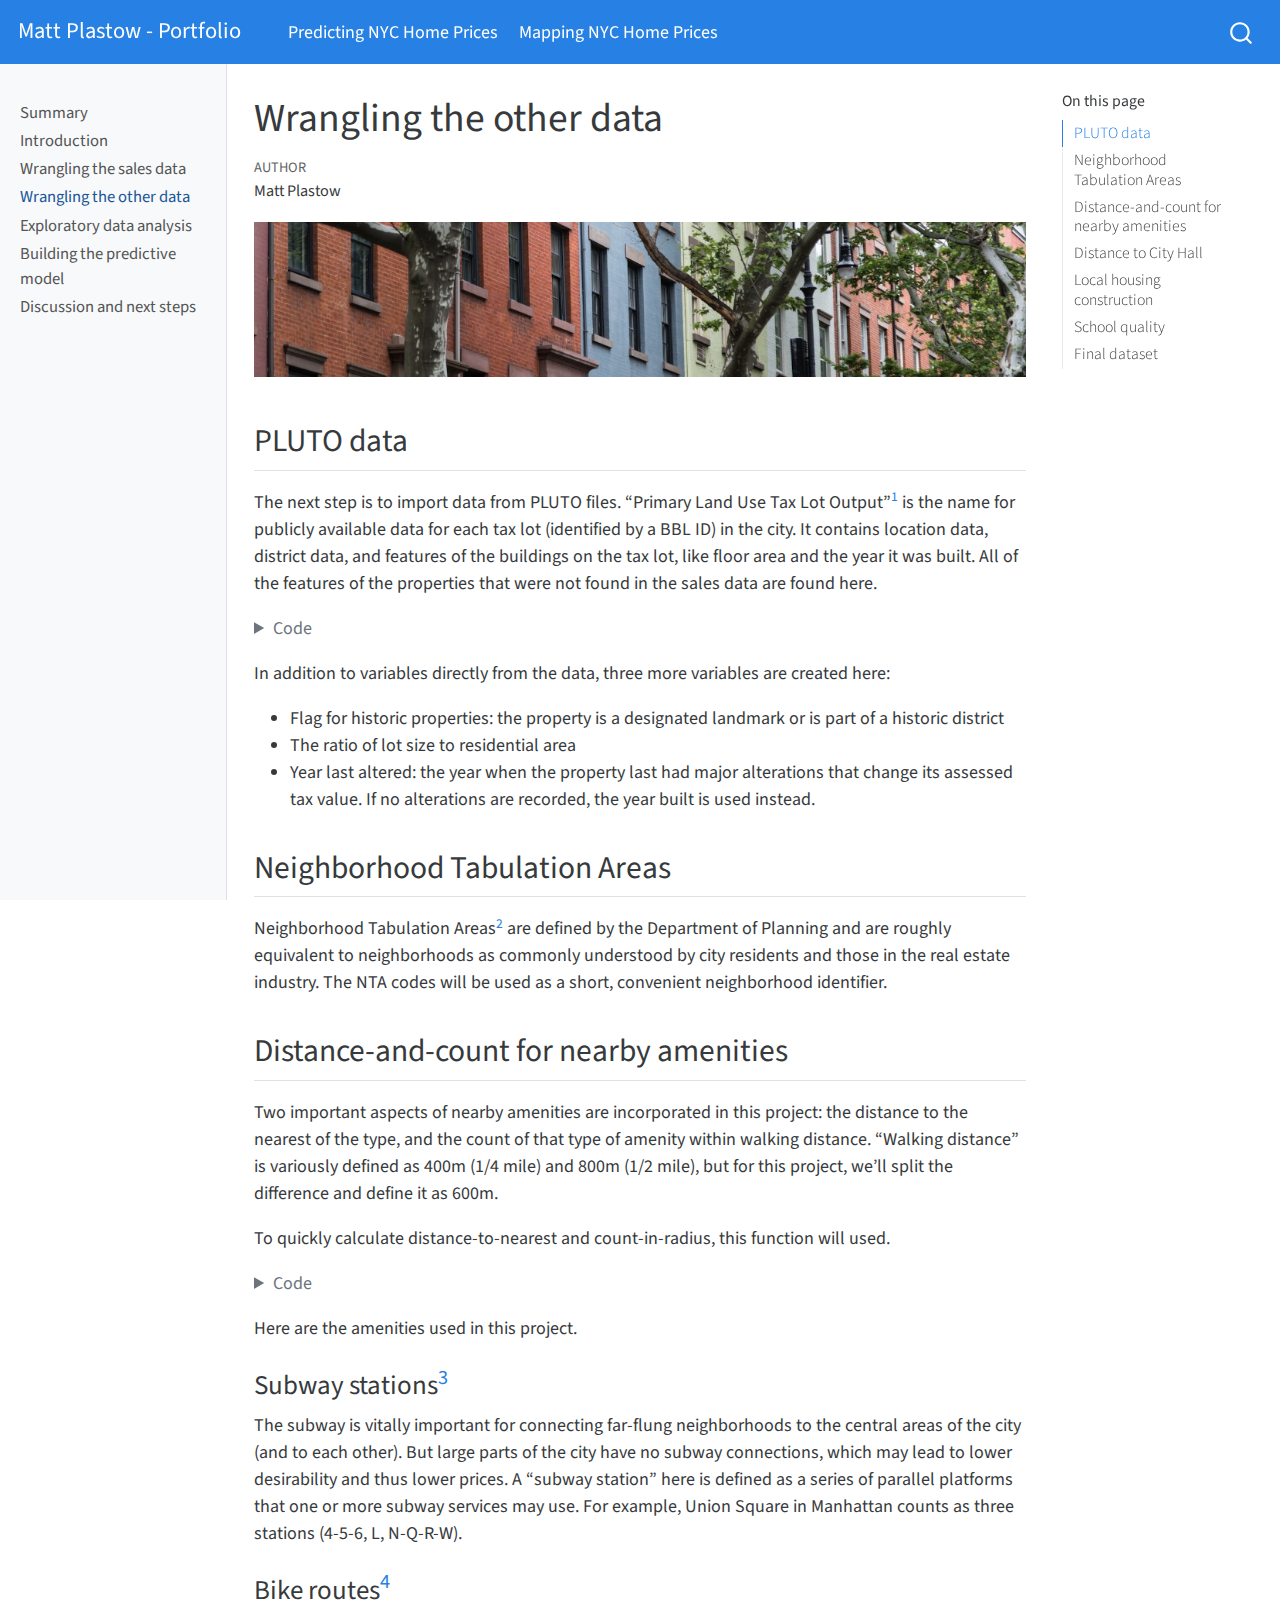
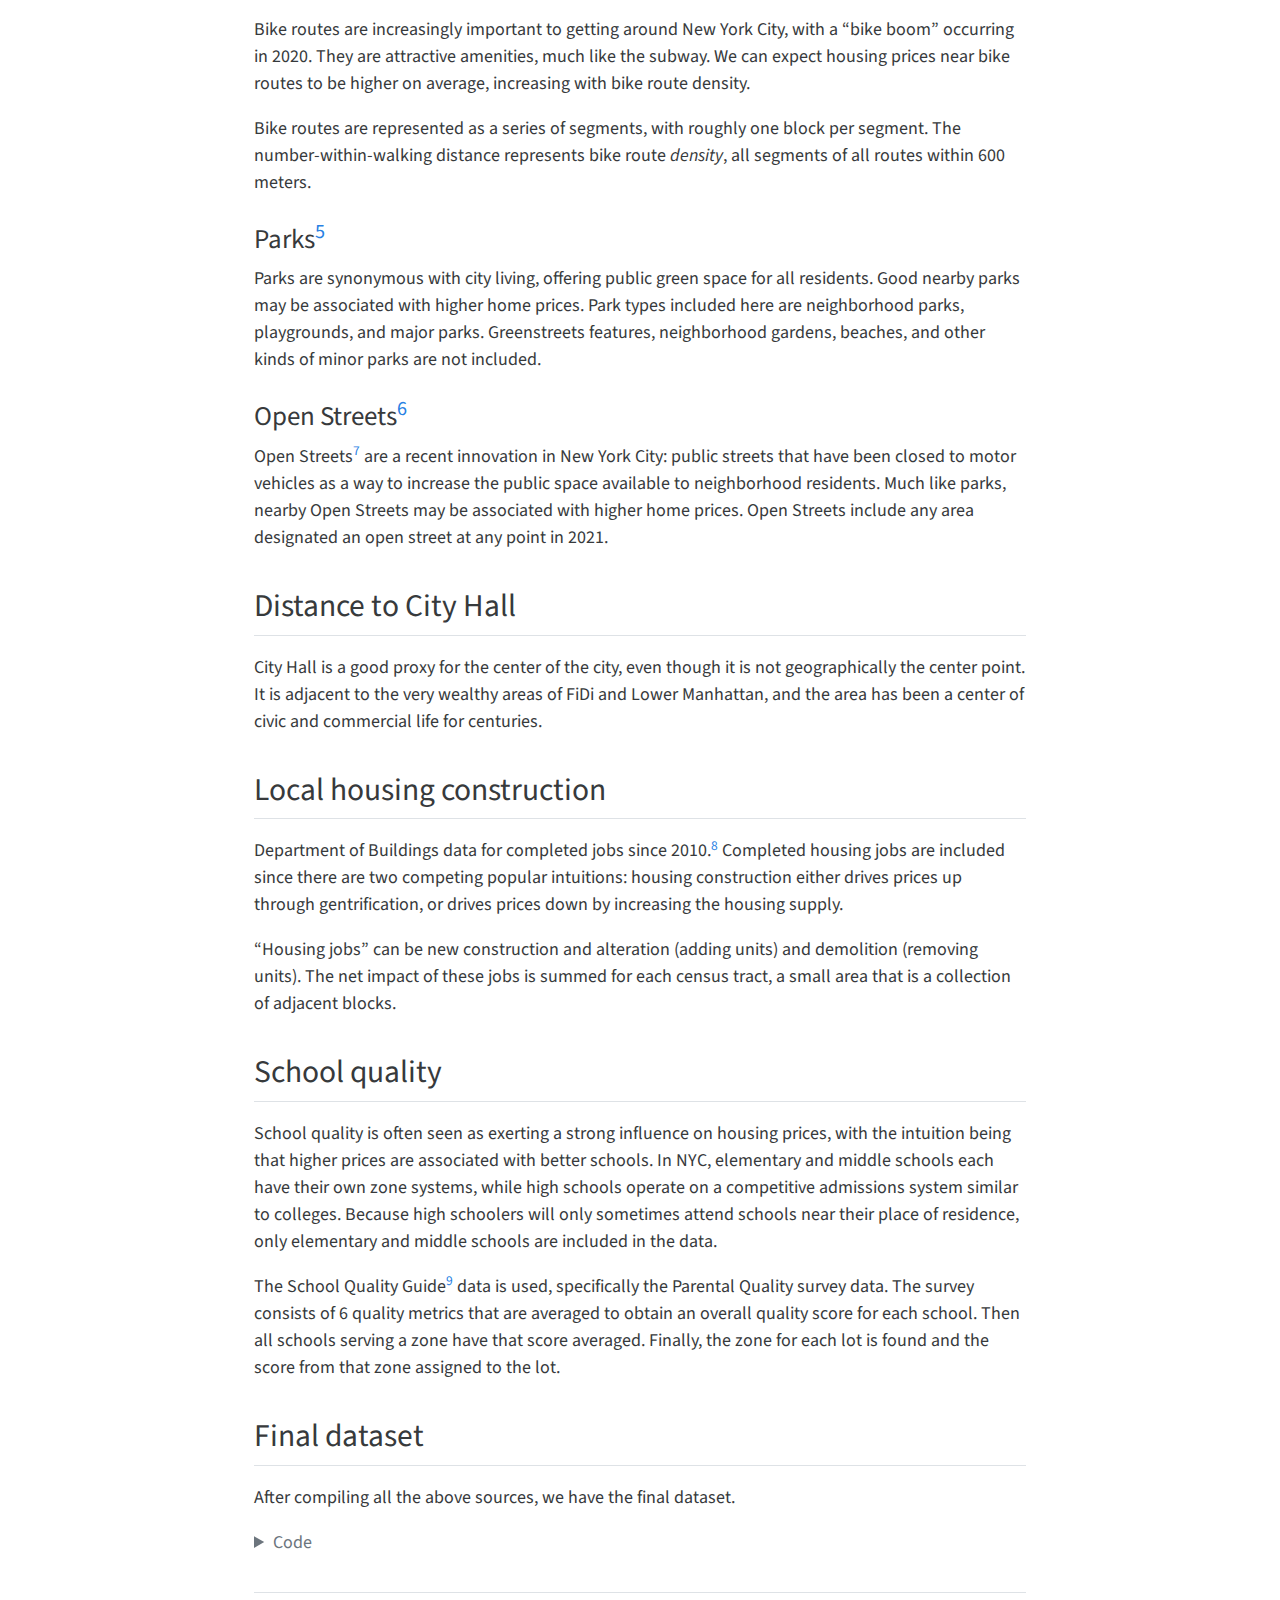
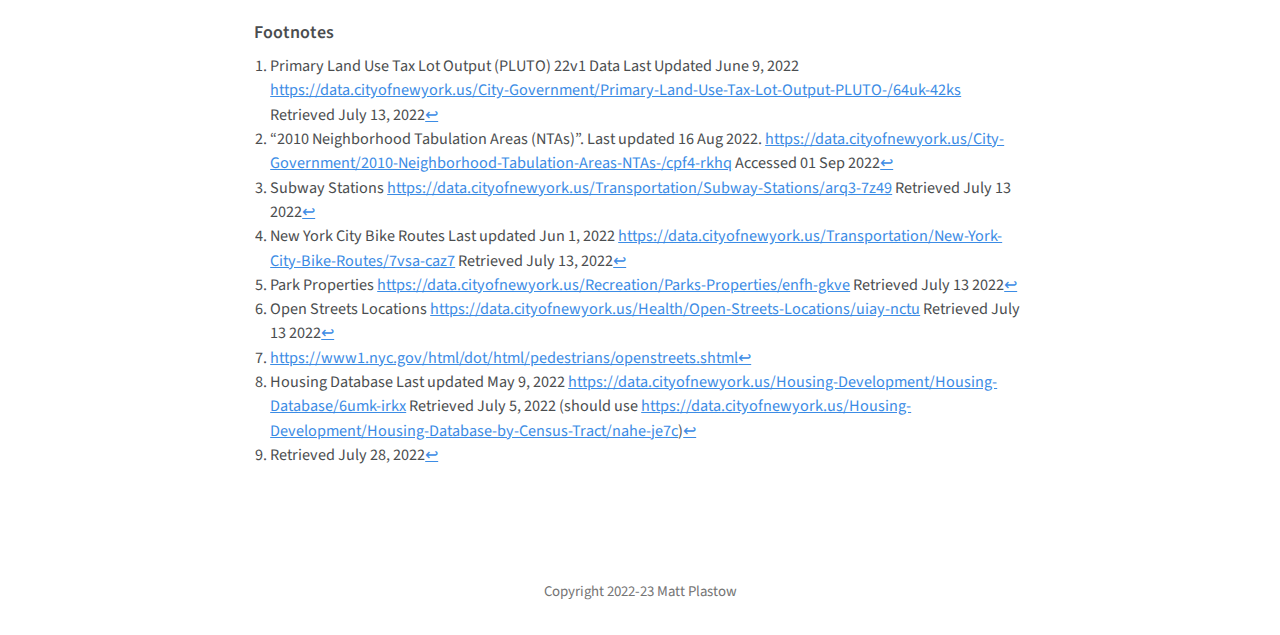
<file: docs/analysis_wrangling2.html>
<!DOCTYPE html>
<html xmlns="http://www.w3.org/1999/xhtml" lang="en" xml:lang="en"><head>

<meta charset="utf-8">
<meta name="generator" content="quarto-1.1.251">

<meta name="viewport" content="width=device-width, initial-scale=1.0, user-scalable=yes">

<meta name="author" content="Matt Plastow">

<title>Matt Plastow - Portfolio - Wrangling the other data</title>
<style>
code{white-space: pre-wrap;}
span.smallcaps{font-variant: small-caps;}
div.columns{display: flex; gap: min(4vw, 1.5em);}
div.column{flex: auto; overflow-x: auto;}
div.hanging-indent{margin-left: 1.5em; text-indent: -1.5em;}
ul.task-list{list-style: none;}
ul.task-list li input[type="checkbox"] {
  width: 0.8em;
  margin: 0 0.8em 0.2em -1.6em;
  vertical-align: middle;
}
pre > code.sourceCode { white-space: pre; position: relative; }
pre > code.sourceCode > span { display: inline-block; line-height: 1.25; }
pre > code.sourceCode > span:empty { height: 1.2em; }
.sourceCode { overflow: visible; }
code.sourceCode > span { color: inherit; text-decoration: inherit; }
div.sourceCode { margin: 1em 0; }
pre.sourceCode { margin: 0; }
@media screen {
div.sourceCode { overflow: auto; }
}
@media print {
pre > code.sourceCode { white-space: pre-wrap; }
pre > code.sourceCode > span { text-indent: -5em; padding-left: 5em; }
}
pre.numberSource code
  { counter-reset: source-line 0; }
pre.numberSource code > span
  { position: relative; left: -4em; counter-increment: source-line; }
pre.numberSource code > span > a:first-child::before
  { content: counter(source-line);
    position: relative; left: -1em; text-align: right; vertical-align: baseline;
    border: none; display: inline-block;
    -webkit-touch-callout: none; -webkit-user-select: none;
    -khtml-user-select: none; -moz-user-select: none;
    -ms-user-select: none; user-select: none;
    padding: 0 4px; width: 4em;
    color: #aaaaaa;
  }
pre.numberSource { margin-left: 3em; border-left: 1px solid #aaaaaa;  padding-left: 4px; }
div.sourceCode
  {   }
@media screen {
pre > code.sourceCode > span > a:first-child::before { text-decoration: underline; }
}
code span.al { color: #ff0000; font-weight: bold; } /* Alert */
code span.an { color: #60a0b0; font-weight: bold; font-style: italic; } /* Annotation */
code span.at { color: #7d9029; } /* Attribute */
code span.bn { color: #40a070; } /* BaseN */
code span.bu { color: #008000; } /* BuiltIn */
code span.cf { color: #007020; font-weight: bold; } /* ControlFlow */
code span.ch { color: #4070a0; } /* Char */
code span.cn { color: #880000; } /* Constant */
code span.co { color: #60a0b0; font-style: italic; } /* Comment */
code span.cv { color: #60a0b0; font-weight: bold; font-style: italic; } /* CommentVar */
code span.do { color: #ba2121; font-style: italic; } /* Documentation */
code span.dt { color: #902000; } /* DataType */
code span.dv { color: #40a070; } /* DecVal */
code span.er { color: #ff0000; font-weight: bold; } /* Error */
code span.ex { } /* Extension */
code span.fl { color: #40a070; } /* Float */
code span.fu { color: #06287e; } /* Function */
code span.im { color: #008000; font-weight: bold; } /* Import */
code span.in { color: #60a0b0; font-weight: bold; font-style: italic; } /* Information */
code span.kw { color: #007020; font-weight: bold; } /* Keyword */
code span.op { color: #666666; } /* Operator */
code span.ot { color: #007020; } /* Other */
code span.pp { color: #bc7a00; } /* Preprocessor */
code span.sc { color: #4070a0; } /* SpecialChar */
code span.ss { color: #bb6688; } /* SpecialString */
code span.st { color: #4070a0; } /* String */
code span.va { color: #19177c; } /* Variable */
code span.vs { color: #4070a0; } /* VerbatimString */
code span.wa { color: #60a0b0; font-weight: bold; font-style: italic; } /* Warning */
</style>


<script src="site_libs/quarto-nav/quarto-nav.js"></script>
<script src="site_libs/quarto-nav/headroom.min.js"></script>
<script src="site_libs/clipboard/clipboard.min.js"></script>
<script src="site_libs/quarto-search/autocomplete.umd.js"></script>
<script src="site_libs/quarto-search/fuse.min.js"></script>
<script src="site_libs/quarto-search/quarto-search.js"></script>
<meta name="quarto:offset" content="./">
<script src="site_libs/quarto-html/quarto.js"></script>
<script src="site_libs/quarto-html/popper.min.js"></script>
<script src="site_libs/quarto-html/tippy.umd.min.js"></script>
<script src="site_libs/quarto-html/anchor.min.js"></script>
<link href="site_libs/quarto-html/tippy.css" rel="stylesheet">
<link href="site_libs/quarto-html/quarto-syntax-highlighting.css" rel="stylesheet" id="quarto-text-highlighting-styles">
<script src="site_libs/bootstrap/bootstrap.min.js"></script>
<link href="site_libs/bootstrap/bootstrap-icons.css" rel="stylesheet">
<link href="site_libs/bootstrap/bootstrap.min.css" rel="stylesheet" id="quarto-bootstrap" data-mode="light">
<script id="quarto-search-options" type="application/json">{
  "location": "navbar",
  "copy-button": false,
  "collapse-after": 3,
  "panel-placement": "end",
  "type": "overlay",
  "limit": 20,
  "language": {
    "search-no-results-text": "No results",
    "search-matching-documents-text": "matching documents",
    "search-copy-link-title": "Copy link to search",
    "search-hide-matches-text": "Hide additional matches",
    "search-more-match-text": "more match in this document",
    "search-more-matches-text": "more matches in this document",
    "search-clear-button-title": "Clear",
    "search-detached-cancel-button-title": "Cancel",
    "search-submit-button-title": "Submit"
  }
}</script>


<link rel="stylesheet" href="styles.css">
</head>

<body class="nav-sidebar docked nav-fixed">

<div id="quarto-search-results"></div>
  <header id="quarto-header" class="headroom fixed-top">
    <nav class="navbar navbar-expand-lg navbar-dark ">
      <div class="navbar-container container-fluid">
      <div class="navbar-brand-container">
    <a class="navbar-brand" href="./index.html">
    <span class="navbar-title">Matt Plastow - Portfolio</span>
    </a>
  </div>
          <button class="navbar-toggler" type="button" data-bs-toggle="collapse" data-bs-target="#navbarCollapse" aria-controls="navbarCollapse" aria-expanded="false" aria-label="Toggle navigation" onclick="if (window.quartoToggleHeadroom) { window.quartoToggleHeadroom(); }">
  <span class="navbar-toggler-icon"></span>
</button>
          <div class="collapse navbar-collapse" id="navbarCollapse">
            <ul class="navbar-nav navbar-nav-scroll me-auto">
  <li class="nav-item">
    <a class="nav-link active" href="./analysis_summary.html" aria-current="page">Predicting NYC Home Prices</a>
  </li>  
  <li class="nav-item">
    <a class="nav-link" href="./leaflet_maps_sfh_2021.html">Mapping NYC Home Prices</a>
  </li>  
</ul>
              <div id="quarto-search" class="" title="Search"></div>
          </div> <!-- /navcollapse -->
      </div> <!-- /container-fluid -->
    </nav>
  <nav class="quarto-secondary-nav" data-bs-toggle="collapse" data-bs-target="#quarto-sidebar" aria-controls="quarto-sidebar" aria-expanded="false" aria-label="Toggle sidebar navigation" onclick="if (window.quartoToggleHeadroom) { window.quartoToggleHeadroom(); }">
    <div class="container-fluid d-flex justify-content-between">
      <h1 class="quarto-secondary-nav-title">Wrangling the other data</h1>
      <button type="button" class="quarto-btn-toggle btn" aria-label="Show secondary navigation">
        <i class="bi bi-chevron-right"></i>
      </button>
    </div>
  </nav>
</header>
<!-- content -->
<div id="quarto-content" class="quarto-container page-columns page-rows-contents page-layout-article page-navbar">
<!-- sidebar -->
  <nav id="quarto-sidebar" class="sidebar collapse sidebar-navigation docked overflow-auto">
    <div class="sidebar-menu-container"> 
    <ul class="list-unstyled mt-1">
        <li class="sidebar-item">
  <div class="sidebar-item-container"> 
  <a href="./analysis_summary.html" class="sidebar-item-text sidebar-link">Summary</a>
  </div>
</li>
        <li class="sidebar-item">
  <div class="sidebar-item-container"> 
  <a href="./analysis_intro.html" class="sidebar-item-text sidebar-link">Introduction</a>
  </div>
</li>
        <li class="sidebar-item">
  <div class="sidebar-item-container"> 
  <a href="./analysis_wrangling1.html" class="sidebar-item-text sidebar-link">Wrangling the sales data</a>
  </div>
</li>
        <li class="sidebar-item">
  <div class="sidebar-item-container"> 
  <a href="./analysis_wrangling2.html" class="sidebar-item-text sidebar-link active">Wrangling the other data</a>
  </div>
</li>
        <li class="sidebar-item">
  <div class="sidebar-item-container"> 
  <a href="./analysis_eda.html" class="sidebar-item-text sidebar-link">Exploratory data analysis</a>
  </div>
</li>
        <li class="sidebar-item">
  <div class="sidebar-item-container"> 
  <a href="./analysis_model.html" class="sidebar-item-text sidebar-link">Building the predictive model</a>
  </div>
</li>
        <li class="sidebar-item">
  <div class="sidebar-item-container"> 
  <a href="./analysis_outro.html" class="sidebar-item-text sidebar-link">Discussion and next steps</a>
  </div>
</li>
    </ul>
    </div>
</nav>
<!-- margin-sidebar -->
    <div id="quarto-margin-sidebar" class="sidebar margin-sidebar">
        <nav id="TOC" role="doc-toc" class="toc-active">
    <h2 id="toc-title">On this page</h2>
   
  <ul>
  <li><a href="#pluto-data" id="toc-pluto-data" class="nav-link active" data-scroll-target="#pluto-data">PLUTO data</a></li>
  <li><a href="#neighborhood-tabulation-areas" id="toc-neighborhood-tabulation-areas" class="nav-link" data-scroll-target="#neighborhood-tabulation-areas">Neighborhood Tabulation Areas</a></li>
  <li><a href="#distance-and-count-for-nearby-amenities" id="toc-distance-and-count-for-nearby-amenities" class="nav-link" data-scroll-target="#distance-and-count-for-nearby-amenities">Distance-and-count for nearby amenities</a>
  <ul class="collapse">
  <li><a href="#subway-stations3" id="toc-subway-stations3" class="nav-link" data-scroll-target="#subway-stations3">Subway stations</a></li>
  <li><a href="#bike-routes4" id="toc-bike-routes4" class="nav-link" data-scroll-target="#bike-routes4">Bike routes</a></li>
  <li><a href="#parks5" id="toc-parks5" class="nav-link" data-scroll-target="#parks5">Parks</a></li>
  <li><a href="#open-streets6" id="toc-open-streets6" class="nav-link" data-scroll-target="#open-streets6">Open Streets</a></li>
  </ul></li>
  <li><a href="#distance-to-city-hall" id="toc-distance-to-city-hall" class="nav-link" data-scroll-target="#distance-to-city-hall">Distance to City Hall</a></li>
  <li><a href="#local-housing-construction" id="toc-local-housing-construction" class="nav-link" data-scroll-target="#local-housing-construction">Local housing construction</a></li>
  <li><a href="#school-quality" id="toc-school-quality" class="nav-link" data-scroll-target="#school-quality">School quality</a></li>
  <li><a href="#final-dataset" id="toc-final-dataset" class="nav-link" data-scroll-target="#final-dataset">Final dataset</a></li>
  </ul>
</nav>
    </div>
<!-- main -->
<main class="content" id="quarto-document-content">

<header id="title-block-header" class="quarto-title-block default">
<div class="quarto-title">
<h1 class="title d-none d-lg-block">Wrangling the other data</h1>
</div>



<div class="quarto-title-meta">

    <div>
    <div class="quarto-title-meta-heading">Author</div>
    <div class="quarto-title-meta-contents">
             <p>Matt Plastow </p>
          </div>
  </div>
    
    
  </div>
  

</header>

<div class="quarto-figure quarto-figure-center">
<figure class="figure">
<p><a href="https://unsplash.com/photos/pfjbYclbweY"><img src="images/bernd-dittrich-pfjbYclbweY-unsplash_1000x200.jpg" class="img-fluid figure-img"></a></p>
</figure>
</div>
<section id="pluto-data" class="level2">
<h2 class="anchored" data-anchor-id="pluto-data">PLUTO data</h2>
<p>The next step is to import data from PLUTO files. “Primary Land Use Tax Lot Output”<a href="#fn1" class="footnote-ref" id="fnref1" role="doc-noteref"><sup>1</sup></a> is the name for publicly available data for each tax lot (identified by a BBL ID) in the city. It contains location data, district data, and features of the buildings on the tax lot, like floor area and the year it was built. All of the features of the properties that were not found in the sales data are found here.</p>
<div class="cell" data-hash="analysis_wrangling2_cache/html/unnamed-chunk-3_e6877d60f281bb019f2379c0d28f0934">
<details>
<summary>Code</summary>
<div class="sourceCode cell-code" id="cb1"><pre class="sourceCode r code-with-copy"><code class="sourceCode r"><span id="cb1-1"><a href="#cb1-1" aria-hidden="true" tabindex="-1"></a>pluto_data <span class="ot">&lt;-</span></span>
<span id="cb1-2"><a href="#cb1-2" aria-hidden="true" tabindex="-1"></a>  <span class="fu">read_csv</span>(</span>
<span id="cb1-3"><a href="#cb1-3" aria-hidden="true" tabindex="-1"></a>    <span class="at">file =</span> <span class="st">"../data/pluto/Primary_Land_Use_Tax_Lot_Output__PLUTO_.csv"</span>,</span>
<span id="cb1-4"><a href="#cb1-4" aria-hidden="true" tabindex="-1"></a>    <span class="co"># Guess column type based on more rows than default</span></span>
<span id="cb1-5"><a href="#cb1-5" aria-hidden="true" tabindex="-1"></a>    <span class="at">guess_max =</span> <span class="dv">120000</span></span>
<span id="cb1-6"><a href="#cb1-6" aria-hidden="true" tabindex="-1"></a>  ) <span class="sc">|&gt;</span></span>
<span id="cb1-7"><a href="#cb1-7" aria-hidden="true" tabindex="-1"></a>  <span class="fu">filter</span>(bbl <span class="sc">%in%</span> sales_all_boroughs_filter_cap<span class="sc">$</span>bbl) <span class="sc">|&gt;</span></span>
<span id="cb1-8"><a href="#cb1-8" aria-hidden="true" tabindex="-1"></a>  <span class="co"># Select columns and create tidy column names</span></span>
<span id="cb1-9"><a href="#cb1-9" aria-hidden="true" tabindex="-1"></a>  <span class="fu">select</span>(</span>
<span id="cb1-10"><a href="#cb1-10" aria-hidden="true" tabindex="-1"></a>    borough,</span>
<span id="cb1-11"><a href="#cb1-11" aria-hidden="true" tabindex="-1"></a>    bbl,</span>
<span id="cb1-12"><a href="#cb1-12" aria-hidden="true" tabindex="-1"></a>    <span class="at">address_pluto =</span> address,</span>
<span id="cb1-13"><a href="#cb1-13" aria-hidden="true" tabindex="-1"></a>    <span class="at">ct2010 =</span> <span class="st">`</span><span class="at">census tract 2010</span><span class="st">`</span>,</span>
<span id="cb1-14"><a href="#cb1-14" aria-hidden="true" tabindex="-1"></a>    cb2010,</span>
<span id="cb1-15"><a href="#cb1-15" aria-hidden="true" tabindex="-1"></a>    <span class="at">community_dist =</span> <span class="st">`</span><span class="at">community board</span><span class="st">`</span>,</span>
<span id="cb1-16"><a href="#cb1-16" aria-hidden="true" tabindex="-1"></a>    <span class="at">council_dist =</span> <span class="st">`</span><span class="at">council district</span><span class="st">`</span>,</span>
<span id="cb1-17"><a href="#cb1-17" aria-hidden="true" tabindex="-1"></a>    <span class="at">res_area =</span> resarea,</span>
<span id="cb1-18"><a href="#cb1-18" aria-hidden="true" tabindex="-1"></a>    <span class="at">num_floors =</span> numfloors,</span>
<span id="cb1-19"><a href="#cb1-19" aria-hidden="true" tabindex="-1"></a>    <span class="at">year_built_pluto =</span> yearbuilt,</span>
<span id="cb1-20"><a href="#cb1-20" aria-hidden="true" tabindex="-1"></a>    <span class="at">year_altered_1 =</span> yearalter1,</span>
<span id="cb1-21"><a href="#cb1-21" aria-hidden="true" tabindex="-1"></a>    <span class="at">year_altered_2 =</span> yearalter2,</span>
<span id="cb1-22"><a href="#cb1-22" aria-hidden="true" tabindex="-1"></a>    <span class="at">historic_dist =</span> histdist,</span>
<span id="cb1-23"><a href="#cb1-23" aria-hidden="true" tabindex="-1"></a>    landmark,</span>
<span id="cb1-24"><a href="#cb1-24" aria-hidden="true" tabindex="-1"></a>    latitude,</span>
<span id="cb1-25"><a href="#cb1-25" aria-hidden="true" tabindex="-1"></a>    longitude</span>
<span id="cb1-26"><a href="#cb1-26" aria-hidden="true" tabindex="-1"></a>  )</span></code><button title="Copy to Clipboard" class="code-copy-button"><i class="bi"></i></button></pre></div>
</details>
</div>
<p>In addition to variables directly from the data, three more variables are created here:</p>
<ul>
<li>Flag for historic properties: the property is a designated landmark or is part of a historic district</li>
<li>The ratio of lot size to residential area</li>
<li>Year last altered: the year when the property last had major alterations that change its assessed tax value. If no alterations are recorded, the year built is used instead.</li>
</ul>
</section>
<section id="neighborhood-tabulation-areas" class="level2">
<h2 class="anchored" data-anchor-id="neighborhood-tabulation-areas">Neighborhood Tabulation Areas</h2>
<p>Neighborhood Tabulation Areas<a href="#fn2" class="footnote-ref" id="fnref2" role="doc-noteref"><sup>2</sup></a> are defined by the Department of Planning and are roughly equivalent to neighborhoods as commonly understood by city residents and those in the real estate industry. The NTA codes will be used as a short, convenient neighborhood identifier.</p>
</section>
<section id="distance-and-count-for-nearby-amenities" class="level2">
<h2 class="anchored" data-anchor-id="distance-and-count-for-nearby-amenities">Distance-and-count for nearby amenities</h2>
<p>Two important aspects of nearby amenities are incorporated in this project: the distance to the nearest of the type, and the count of that type of amenity within walking distance. “Walking distance” is variously defined as 400m (1/4 mile) and 800m (1/2 mile), but for this project, we’ll split the difference and define it as 600m.</p>
<p>To quickly calculate distance-to-nearest and count-in-radius, this function will used.</p>
<div class="cell" data-hash="analysis_wrangling2_cache/html/unnamed-chunk-12_d1ccca1ece4df52898b2bfcc3fdffa38">
<details>
<summary>Code</summary>
<div class="sourceCode cell-code" id="cb2"><pre class="sourceCode r code-with-copy"><code class="sourceCode r"><span id="cb2-1"><a href="#cb2-1" aria-hidden="true" tabindex="-1"></a>dist_and_count <span class="ot">&lt;-</span> <span class="cf">function</span>(to_location, count_within_dist_m) {</span>
<span id="cb2-2"><a href="#cb2-2" aria-hidden="true" tabindex="-1"></a>  <span class="co"># Returns row number of nearest feature to each BBL from nearest_to table</span></span>
<span id="cb2-3"><a href="#cb2-3" aria-hidden="true" tabindex="-1"></a>  nearest_feature <span class="ot">=</span></span>
<span id="cb2-4"><a href="#cb2-4" aria-hidden="true" tabindex="-1"></a>    <span class="co"># Use bbl_sf every time</span></span>
<span id="cb2-5"><a href="#cb2-5" aria-hidden="true" tabindex="-1"></a>    bbl_sf <span class="sc">|&gt;</span></span>
<span id="cb2-6"><a href="#cb2-6" aria-hidden="true" tabindex="-1"></a>    <span class="fu">st_nearest_feature</span>(</span>
<span id="cb2-7"><a href="#cb2-7" aria-hidden="true" tabindex="-1"></a>      <span class="at">y =</span> to_location</span>
<span id="cb2-8"><a href="#cb2-8" aria-hidden="true" tabindex="-1"></a>    )</span>
<span id="cb2-9"><a href="#cb2-9" aria-hidden="true" tabindex="-1"></a>  </span>
<span id="cb2-10"><a href="#cb2-10" aria-hidden="true" tabindex="-1"></a>  dist_to_loc_tbl <span class="ot">=</span> </span>
<span id="cb2-11"><a href="#cb2-11" aria-hidden="true" tabindex="-1"></a>    <span class="co"># Use bbl_sf every time</span></span>
<span id="cb2-12"><a href="#cb2-12" aria-hidden="true" tabindex="-1"></a>    bbl_sf <span class="sc">|&gt;</span></span>
<span id="cb2-13"><a href="#cb2-13" aria-hidden="true" tabindex="-1"></a>    <span class="co"># Find distance to location and round</span></span>
<span id="cb2-14"><a href="#cb2-14" aria-hidden="true" tabindex="-1"></a>    <span class="fu">mutate</span>(</span>
<span id="cb2-15"><a href="#cb2-15" aria-hidden="true" tabindex="-1"></a>      <span class="at">dist_to_loc =</span> </span>
<span id="cb2-16"><a href="#cb2-16" aria-hidden="true" tabindex="-1"></a>        <span class="fu">st_distance</span>(</span>
<span id="cb2-17"><a href="#cb2-17" aria-hidden="true" tabindex="-1"></a>          <span class="at">x =</span> bbl_sf,</span>
<span id="cb2-18"><a href="#cb2-18" aria-hidden="true" tabindex="-1"></a>          <span class="at">y =</span> to_location[nearest_feature, ],</span>
<span id="cb2-19"><a href="#cb2-19" aria-hidden="true" tabindex="-1"></a>          <span class="at">by_element =</span> <span class="cn">TRUE</span></span>
<span id="cb2-20"><a href="#cb2-20" aria-hidden="true" tabindex="-1"></a>        ) <span class="sc">|&gt;</span></span>
<span id="cb2-21"><a href="#cb2-21" aria-hidden="true" tabindex="-1"></a>        <span class="fu">as.numeric</span>() <span class="sc">|&gt;</span></span>
<span id="cb2-22"><a href="#cb2-22" aria-hidden="true" tabindex="-1"></a>        <span class="fu">round</span>()</span>
<span id="cb2-23"><a href="#cb2-23" aria-hidden="true" tabindex="-1"></a>    ) <span class="sc">|&gt;</span></span>
<span id="cb2-24"><a href="#cb2-24" aria-hidden="true" tabindex="-1"></a>    <span class="co"># Create a tibble with BBL and corresponding distance</span></span>
<span id="cb2-25"><a href="#cb2-25" aria-hidden="true" tabindex="-1"></a>    <span class="fu">as_tibble</span>() <span class="sc">|&gt;</span></span>
<span id="cb2-26"><a href="#cb2-26" aria-hidden="true" tabindex="-1"></a>    <span class="fu">select</span>(</span>
<span id="cb2-27"><a href="#cb2-27" aria-hidden="true" tabindex="-1"></a>      bbl,</span>
<span id="cb2-28"><a href="#cb2-28" aria-hidden="true" tabindex="-1"></a>      dist_to_loc</span>
<span id="cb2-29"><a href="#cb2-29" aria-hidden="true" tabindex="-1"></a>    )</span>
<span id="cb2-30"><a href="#cb2-30" aria-hidden="true" tabindex="-1"></a>  </span>
<span id="cb2-31"><a href="#cb2-31" aria-hidden="true" tabindex="-1"></a>  count_within_dist <span class="ot">&lt;-</span></span>
<span id="cb2-32"><a href="#cb2-32" aria-hidden="true" tabindex="-1"></a>    <span class="co"># Use bbl_sf</span></span>
<span id="cb2-33"><a href="#cb2-33" aria-hidden="true" tabindex="-1"></a>    bbl_sf <span class="sc">|&gt;</span></span>
<span id="cb2-34"><a href="#cb2-34" aria-hidden="true" tabindex="-1"></a>    <span class="co"># Find whether each BBL is within dist_m meters of each object</span></span>
<span id="cb2-35"><a href="#cb2-35" aria-hidden="true" tabindex="-1"></a>    <span class="fu">st_is_within_distance</span>(</span>
<span id="cb2-36"><a href="#cb2-36" aria-hidden="true" tabindex="-1"></a>      <span class="at">y =</span> to_location,</span>
<span id="cb2-37"><a href="#cb2-37" aria-hidden="true" tabindex="-1"></a>      <span class="at">dist =</span> count_within_dist_m,</span>
<span id="cb2-38"><a href="#cb2-38" aria-hidden="true" tabindex="-1"></a>      <span class="at">sparse =</span> <span class="cn">FALSE</span></span>
<span id="cb2-39"><a href="#cb2-39" aria-hidden="true" tabindex="-1"></a>    ) <span class="sc">|&gt;</span></span>
<span id="cb2-40"><a href="#cb2-40" aria-hidden="true" tabindex="-1"></a>    <span class="co"># Sum across each row to find number TRUE for each BBL</span></span>
<span id="cb2-41"><a href="#cb2-41" aria-hidden="true" tabindex="-1"></a>    <span class="fu">rowSums</span>() <span class="sc">|&gt;</span></span>
<span id="cb2-42"><a href="#cb2-42" aria-hidden="true" tabindex="-1"></a>    <span class="co"># Convert to tibble</span></span>
<span id="cb2-43"><a href="#cb2-43" aria-hidden="true" tabindex="-1"></a>    <span class="fu">as_tibble_col</span>(<span class="at">column_name =</span> <span class="st">"num_within_dist"</span>)</span>
<span id="cb2-44"><a href="#cb2-44" aria-hidden="true" tabindex="-1"></a>  </span>
<span id="cb2-45"><a href="#cb2-45" aria-hidden="true" tabindex="-1"></a>  dist_and_count <span class="ot">&lt;-</span></span>
<span id="cb2-46"><a href="#cb2-46" aria-hidden="true" tabindex="-1"></a>    count_within_dist <span class="sc">|&gt;</span></span>
<span id="cb2-47"><a href="#cb2-47" aria-hidden="true" tabindex="-1"></a>    <span class="fu">mutate</span>(</span>
<span id="cb2-48"><a href="#cb2-48" aria-hidden="true" tabindex="-1"></a>      <span class="co"># Add BBL IDs</span></span>
<span id="cb2-49"><a href="#cb2-49" aria-hidden="true" tabindex="-1"></a>      <span class="at">bbl =</span> dist_to_loc_tbl<span class="sc">$</span>bbl,</span>
<span id="cb2-50"><a href="#cb2-50" aria-hidden="true" tabindex="-1"></a>      <span class="co"># Add distance to nearest</span></span>
<span id="cb2-51"><a href="#cb2-51" aria-hidden="true" tabindex="-1"></a>      <span class="at">dist_to_nearest =</span> dist_to_loc_tbl<span class="sc">$</span>dist_to_loc,</span>
<span id="cb2-52"><a href="#cb2-52" aria-hidden="true" tabindex="-1"></a>      <span class="at">.before =</span> num_within_dist</span>
<span id="cb2-53"><a href="#cb2-53" aria-hidden="true" tabindex="-1"></a>    )</span>
<span id="cb2-54"><a href="#cb2-54" aria-hidden="true" tabindex="-1"></a>  </span>
<span id="cb2-55"><a href="#cb2-55" aria-hidden="true" tabindex="-1"></a>  <span class="fu">return</span>(</span>
<span id="cb2-56"><a href="#cb2-56" aria-hidden="true" tabindex="-1"></a>    dist_and_count <span class="sc">|&gt;</span></span>
<span id="cb2-57"><a href="#cb2-57" aria-hidden="true" tabindex="-1"></a>      <span class="fu">distinct</span>()</span>
<span id="cb2-58"><a href="#cb2-58" aria-hidden="true" tabindex="-1"></a>  )</span>
<span id="cb2-59"><a href="#cb2-59" aria-hidden="true" tabindex="-1"></a>}</span></code><button title="Copy to Clipboard" class="code-copy-button"><i class="bi"></i></button></pre></div>
</details>
</div>
<p>Here are the amenities used in this project.</p>
<section id="subway-stations3" class="level3">
<h3 class="anchored" data-anchor-id="subway-stations3">Subway stations<a href="#fn3" class="footnote-ref" id="fnref3" role="doc-noteref"><sup>3</sup></a></h3>
<p>The subway is vitally important for connecting far-flung neighborhoods to the central areas of the city (and to each other). But large parts of the city have no subway connections, which may lead to lower desirability and thus lower prices. A “subway station” here is defined as a series of parallel platforms that one or more subway services may use. For example, Union Square in Manhattan counts as three stations (4-5-6, L, N-Q-R-W).</p>
</section>
<section id="bike-routes4" class="level3">
<h3 class="anchored" data-anchor-id="bike-routes4">Bike routes<a href="#fn4" class="footnote-ref" id="fnref4" role="doc-noteref"><sup>4</sup></a></h3>
<p>Bike routes are increasingly important to getting around New York City, with a “bike boom” occurring in 2020. They are attractive amenities, much like the subway. We can expect housing prices near bike routes to be higher on average, increasing with bike route density.</p>
<p>Bike routes are represented as a series of segments, with roughly one block per segment. The number-within-walking distance represents bike route <em>density</em>, all segments of all routes within 600 meters.</p>
</section>
<section id="parks5" class="level3">
<h3 class="anchored" data-anchor-id="parks5">Parks<a href="#fn5" class="footnote-ref" id="fnref5" role="doc-noteref"><sup>5</sup></a></h3>
<p>Parks are synonymous with city living, offering public green space for all residents. Good nearby parks may be associated with higher home prices. Park types included here are neighborhood parks, playgrounds, and major parks. Greenstreets features, neighborhood gardens, beaches, and other kinds of minor parks are not included.</p>
</section>
<section id="open-streets6" class="level3">
<h3 class="anchored" data-anchor-id="open-streets6">Open Streets<a href="#fn6" class="footnote-ref" id="fnref6" role="doc-noteref"><sup>6</sup></a></h3>
<p>Open Streets<a href="#fn7" class="footnote-ref" id="fnref7" role="doc-noteref"><sup>7</sup></a> are a recent innovation in New York City: public streets that have been closed to motor vehicles as a way to increase the public space available to neighborhood residents. Much like parks, nearby Open Streets may be associated with higher home prices. Open Streets include any area designated an open street at any point in 2021.</p>
</section>
</section>
<section id="distance-to-city-hall" class="level2">
<h2 class="anchored" data-anchor-id="distance-to-city-hall">Distance to City Hall</h2>
<p>City Hall is a good proxy for the center of the city, even though it is not geographically the center point. It is adjacent to the very wealthy areas of FiDi and Lower Manhattan, and the area has been a center of civic and commercial life for centuries.</p>
</section>
<section id="local-housing-construction" class="level2">
<h2 class="anchored" data-anchor-id="local-housing-construction">Local housing construction</h2>
<p>Department of Buildings data for completed jobs since 2010.<a href="#fn8" class="footnote-ref" id="fnref8" role="doc-noteref"><sup>8</sup></a> Completed housing jobs are included since there are two competing popular intuitions: housing construction either drives prices up through gentrification, or drives prices down by increasing the housing supply.</p>
<p>“Housing jobs” can be new construction and alteration (adding units) and demolition (removing units). The net impact of these jobs is summed for each census tract, a small area that is a collection of adjacent blocks.</p>
</section>
<section id="school-quality" class="level2">
<h2 class="anchored" data-anchor-id="school-quality">School quality</h2>
<p>School quality is often seen as exerting a strong influence on housing prices, with the intuition being that higher prices are associated with better schools. In NYC, elementary and middle schools each have their own zone systems, while high schools operate on a competitive admissions system similar to colleges. Because high schoolers will only sometimes attend schools near their place of residence, only elementary and middle schools are included in the data.</p>
<p>The School Quality Guide<a href="#fn9" class="footnote-ref" id="fnref9" role="doc-noteref"><sup>9</sup></a> data is used, specifically the Parental Quality survey data. The survey consists of 6 quality metrics that are averaged to obtain an overall quality score for each school. Then all schools serving a zone have that score averaged. Finally, the zone for each lot is found and the score from that zone assigned to the lot.</p>
</section>
<section id="final-dataset" class="level2">
<h2 class="anchored" data-anchor-id="final-dataset">Final dataset</h2>
<p>After compiling all the above sources, we have the final dataset.</p>
<div class="cell" data-hash="analysis_wrangling2_cache/html/unnamed-chunk-34_61aa6a550940184cc5f666bd2581cad2">
<details>
<summary>Code</summary>
<div class="sourceCode cell-code" id="cb3"><pre class="sourceCode r code-with-copy"><code class="sourceCode r"><span id="cb3-1"><a href="#cb3-1" aria-hidden="true" tabindex="-1"></a>sfh_prices <span class="ot">&lt;-</span></span>
<span id="cb3-2"><a href="#cb3-2" aria-hidden="true" tabindex="-1"></a>  all_data <span class="sc">|&gt;</span></span>
<span id="cb3-3"><a href="#cb3-3" aria-hidden="true" tabindex="-1"></a>  <span class="fu">select</span>(</span>
<span id="cb3-4"><a href="#cb3-4" aria-hidden="true" tabindex="-1"></a>    <span class="co"># Identifiers</span></span>
<span id="cb3-5"><a href="#cb3-5" aria-hidden="true" tabindex="-1"></a>    sale_id,</span>
<span id="cb3-6"><a href="#cb3-6" aria-hidden="true" tabindex="-1"></a>    address,</span>
<span id="cb3-7"><a href="#cb3-7" aria-hidden="true" tabindex="-1"></a>    bbl,</span>
<span id="cb3-8"><a href="#cb3-8" aria-hidden="true" tabindex="-1"></a>    borough,</span>
<span id="cb3-9"><a href="#cb3-9" aria-hidden="true" tabindex="-1"></a>    neighborhood,</span>
<span id="cb3-10"><a href="#cb3-10" aria-hidden="true" tabindex="-1"></a>    nta_code,</span>
<span id="cb3-11"><a href="#cb3-11" aria-hidden="true" tabindex="-1"></a>    <span class="co"># Outcome variable</span></span>
<span id="cb3-12"><a href="#cb3-12" aria-hidden="true" tabindex="-1"></a>    sale_price,</span>
<span id="cb3-13"><a href="#cb3-13" aria-hidden="true" tabindex="-1"></a>    <span class="co"># Predictor variables</span></span>
<span id="cb3-14"><a href="#cb3-14" aria-hidden="true" tabindex="-1"></a>    sale_date,</span>
<span id="cb3-15"><a href="#cb3-15" aria-hidden="true" tabindex="-1"></a>    land_sq_ft,</span>
<span id="cb3-16"><a href="#cb3-16" aria-hidden="true" tabindex="-1"></a>    gross_sq_ft,</span>
<span id="cb3-17"><a href="#cb3-17" aria-hidden="true" tabindex="-1"></a>    lot_to_res_ratio,</span>
<span id="cb3-18"><a href="#cb3-18" aria-hidden="true" tabindex="-1"></a>    num_floors,</span>
<span id="cb3-19"><a href="#cb3-19" aria-hidden="true" tabindex="-1"></a>    <span class="at">year_built =</span> year_built_sale,</span>
<span id="cb3-20"><a href="#cb3-20" aria-hidden="true" tabindex="-1"></a>    year_last_altered,</span>
<span id="cb3-21"><a href="#cb3-21" aria-hidden="true" tabindex="-1"></a>    historic,</span>
<span id="cb3-22"><a href="#cb3-22" aria-hidden="true" tabindex="-1"></a>    latitude,</span>
<span id="cb3-23"><a href="#cb3-23" aria-hidden="true" tabindex="-1"></a>    longitude,</span>
<span id="cb3-24"><a href="#cb3-24" aria-hidden="true" tabindex="-1"></a>    dist_to_city_hall,</span>
<span id="cb3-25"><a href="#cb3-25" aria-hidden="true" tabindex="-1"></a>    dist_to_subway,</span>
<span id="cb3-26"><a href="#cb3-26" aria-hidden="true" tabindex="-1"></a>    num_subway_600m,</span>
<span id="cb3-27"><a href="#cb3-27" aria-hidden="true" tabindex="-1"></a>    dist_to_bike_route,</span>
<span id="cb3-28"><a href="#cb3-28" aria-hidden="true" tabindex="-1"></a>    num_bike_route_600m,</span>
<span id="cb3-29"><a href="#cb3-29" aria-hidden="true" tabindex="-1"></a>    dist_to_park,</span>
<span id="cb3-30"><a href="#cb3-30" aria-hidden="true" tabindex="-1"></a>    num_parks_600m,</span>
<span id="cb3-31"><a href="#cb3-31" aria-hidden="true" tabindex="-1"></a>    dist_to_open_street,</span>
<span id="cb3-32"><a href="#cb3-32" aria-hidden="true" tabindex="-1"></a>    num_open_streets_600m,</span>
<span id="cb3-33"><a href="#cb3-33" aria-hidden="true" tabindex="-1"></a>    net_units_tract,</span>
<span id="cb3-34"><a href="#cb3-34" aria-hidden="true" tabindex="-1"></a>    schools_quality_elem,</span>
<span id="cb3-35"><a href="#cb3-35" aria-hidden="true" tabindex="-1"></a>    schools_quality_middle</span>
<span id="cb3-36"><a href="#cb3-36" aria-hidden="true" tabindex="-1"></a>  )</span></code><button title="Copy to Clipboard" class="code-copy-button"><i class="bi"></i></button></pre></div>
</details>
</div>


</section>


<div id="quarto-appendix" class="default"><section id="footnotes" class="footnotes footnotes-end-of-document" role="doc-endnotes"><h2 class="anchored quarto-appendix-heading">Footnotes</h2>

<ol>
<li id="fn1"><p>Primary Land Use Tax Lot Output (PLUTO) 22v1 Data Last Updated June 9, 2022 <a href="https://data.cityofnewyork.us/City-Government/Primary-Land-Use-Tax-Lot-Output-PLUTO-/64uk-42ks" class="uri">https://data.cityofnewyork.us/City-Government/Primary-Land-Use-Tax-Lot-Output-PLUTO-/64uk-42ks</a> Retrieved July 13, 2022<a href="#fnref1" class="footnote-back" role="doc-backlink">↩︎</a></p></li>
<li id="fn2"><p>“2010 Neighborhood Tabulation Areas (NTAs)”. Last updated 16 Aug 2022. <a href="https://data.cityofnewyork.us/City-Government/2010-Neighborhood-Tabulation-Areas-NTAs-/cpf4-rkhq" class="uri">https://data.cityofnewyork.us/City-Government/2010-Neighborhood-Tabulation-Areas-NTAs-/cpf4-rkhq</a> Accessed 01 Sep 2022<a href="#fnref2" class="footnote-back" role="doc-backlink">↩︎</a></p></li>
<li id="fn3"><p>Subway Stations <a href="https://data.cityofnewyork.us/Transportation/Subway-Stations/arq3-7z49" class="uri">https://data.cityofnewyork.us/Transportation/Subway-Stations/arq3-7z49</a> Retrieved July 13 2022<a href="#fnref3" class="footnote-back" role="doc-backlink">↩︎</a></p></li>
<li id="fn4"><p>New York City Bike Routes Last updated Jun 1, 2022 <a href="https://data.cityofnewyork.us/Transportation/New-York-City-Bike-Routes/7vsa-caz7" class="uri">https://data.cityofnewyork.us/Transportation/New-York-City-Bike-Routes/7vsa-caz7</a> Retrieved July 13, 2022<a href="#fnref4" class="footnote-back" role="doc-backlink">↩︎</a></p></li>
<li id="fn5"><p>Park Properties <a href="https://data.cityofnewyork.us/Recreation/Parks-Properties/enfh-gkve" class="uri">https://data.cityofnewyork.us/Recreation/Parks-Properties/enfh-gkve</a> Retrieved July 13 2022<a href="#fnref5" class="footnote-back" role="doc-backlink">↩︎</a></p></li>
<li id="fn6"><p>Open Streets Locations <a href="https://data.cityofnewyork.us/Health/Open-Streets-Locations/uiay-nctu" class="uri">https://data.cityofnewyork.us/Health/Open-Streets-Locations/uiay-nctu</a> Retrieved July 13 2022<a href="#fnref6" class="footnote-back" role="doc-backlink">↩︎</a></p></li>
<li id="fn7"><p><a href="https://www1.nyc.gov/html/dot/html/pedestrians/openstreets.shtml" class="uri">https://www1.nyc.gov/html/dot/html/pedestrians/openstreets.shtml</a><a href="#fnref7" class="footnote-back" role="doc-backlink">↩︎</a></p></li>
<li id="fn8"><p>Housing Database Last updated May 9, 2022 <a href="https://data.cityofnewyork.us/Housing-Development/Housing-Database/6umk-irkx" class="uri">https://data.cityofnewyork.us/Housing-Development/Housing-Database/6umk-irkx</a> Retrieved July 5, 2022 (should use <a href="https://data.cityofnewyork.us/Housing-Development/Housing-Database-by-Census-Tract/nahe-je7c" class="uri">https://data.cityofnewyork.us/Housing-Development/Housing-Database-by-Census-Tract/nahe-je7c</a>)<a href="#fnref8" class="footnote-back" role="doc-backlink">↩︎</a></p></li>
<li id="fn9"><p>Retrieved July 28, 2022<a href="#fnref9" class="footnote-back" role="doc-backlink">↩︎</a></p></li>
</ol>
</section></div></main> <!-- /main -->
<script id="quarto-html-after-body" type="application/javascript">
window.document.addEventListener("DOMContentLoaded", function (event) {
  const toggleBodyColorMode = (bsSheetEl) => {
    const mode = bsSheetEl.getAttribute("data-mode");
    const bodyEl = window.document.querySelector("body");
    if (mode === "dark") {
      bodyEl.classList.add("quarto-dark");
      bodyEl.classList.remove("quarto-light");
    } else {
      bodyEl.classList.add("quarto-light");
      bodyEl.classList.remove("quarto-dark");
    }
  }
  const toggleBodyColorPrimary = () => {
    const bsSheetEl = window.document.querySelector("link#quarto-bootstrap");
    if (bsSheetEl) {
      toggleBodyColorMode(bsSheetEl);
    }
  }
  toggleBodyColorPrimary();  
  const icon = "";
  const anchorJS = new window.AnchorJS();
  anchorJS.options = {
    placement: 'right',
    icon: icon
  };
  anchorJS.add('.anchored');
  const clipboard = new window.ClipboardJS('.code-copy-button', {
    target: function(trigger) {
      return trigger.previousElementSibling;
    }
  });
  clipboard.on('success', function(e) {
    // button target
    const button = e.trigger;
    // don't keep focus
    button.blur();
    // flash "checked"
    button.classList.add('code-copy-button-checked');
    var currentTitle = button.getAttribute("title");
    button.setAttribute("title", "Copied!");
    setTimeout(function() {
      button.setAttribute("title", currentTitle);
      button.classList.remove('code-copy-button-checked');
    }, 1000);
    // clear code selection
    e.clearSelection();
  });
  function tippyHover(el, contentFn) {
    const config = {
      allowHTML: true,
      content: contentFn,
      maxWidth: 500,
      delay: 100,
      arrow: false,
      appendTo: function(el) {
          return el.parentElement;
      },
      interactive: true,
      interactiveBorder: 10,
      theme: 'quarto',
      placement: 'bottom-start'
    };
    window.tippy(el, config); 
  }
  const noterefs = window.document.querySelectorAll('a[role="doc-noteref"]');
  for (var i=0; i<noterefs.length; i++) {
    const ref = noterefs[i];
    tippyHover(ref, function() {
      // use id or data attribute instead here
      let href = ref.getAttribute('data-footnote-href') || ref.getAttribute('href');
      try { href = new URL(href).hash; } catch {}
      const id = href.replace(/^#\/?/, "");
      const note = window.document.getElementById(id);
      return note.innerHTML;
    });
  }
  var bibliorefs = window.document.querySelectorAll('a[role="doc-biblioref"]');
  for (var i=0; i<bibliorefs.length; i++) {
    const ref = bibliorefs[i];
    const cites = ref.parentNode.getAttribute('data-cites').split(' ');
    tippyHover(ref, function() {
      var popup = window.document.createElement('div');
      cites.forEach(function(cite) {
        var citeDiv = window.document.createElement('div');
        citeDiv.classList.add('hanging-indent');
        citeDiv.classList.add('csl-entry');
        var biblioDiv = window.document.getElementById('ref-' + cite);
        if (biblioDiv) {
          citeDiv.innerHTML = biblioDiv.innerHTML;
        }
        popup.appendChild(citeDiv);
      });
      return popup.innerHTML;
    });
  }
});
</script>
</div> <!-- /content -->
<footer class="footer">
  <div class="nav-footer">
      <div class="nav-footer-center">Copyright 2022-23 Matt Plastow</div>
  </div>
</footer>



</body></html>
</file>
<file: docs/site_libs/quarto-html/tippy.css>
.tippy-box[data-animation=fade][data-state=hidden]{opacity:0}[data-tippy-root]{max-width:calc(100vw - 10px)}.tippy-box{position:relative;background-color:#333;color:#fff;border-radius:4px;font-size:14px;line-height:1.4;white-space:normal;outline:0;transition-property:transform,visibility,opacity}.tippy-box[data-placement^=top]>.tippy-arrow{bottom:0}.tippy-box[data-placement^=top]>.tippy-arrow:before{bottom:-7px;left:0;border-width:8px 8px 0;border-top-color:initial;transform-origin:center top}.tippy-box[data-placement^=bottom]>.tippy-arrow{top:0}.tippy-box[data-placement^=bottom]>.tippy-arrow:before{top:-7px;left:0;border-width:0 8px 8px;border-bottom-color:initial;transform-origin:center bottom}.tippy-box[data-placement^=left]>.tippy-arrow{right:0}.tippy-box[data-placement^=left]>.tippy-arrow:before{border-width:8px 0 8px 8px;border-left-color:initial;right:-7px;transform-origin:center left}.tippy-box[data-placement^=right]>.tippy-arrow{left:0}.tippy-box[data-placement^=right]>.tippy-arrow:before{left:-7px;border-width:8px 8px 8px 0;border-right-color:initial;transform-origin:center right}.tippy-box[data-inertia][data-state=visible]{transition-timing-function:cubic-bezier(.54,1.5,.38,1.11)}.tippy-arrow{width:16px;height:16px;color:#333}.tippy-arrow:before{content:"";position:absolute;border-color:transparent;border-style:solid}.tippy-content{position:relative;padding:5px 9px;z-index:1}
</file>
<file: docs/site_libs/quarto-html/quarto-syntax-highlighting.css>
/* quarto syntax highlight colors */
:root {
  --quarto-hl-ot-color: #003B4F;
  --quarto-hl-at-color: #657422;
  --quarto-hl-ss-color: #20794D;
  --quarto-hl-an-color: #5E5E5E;
  --quarto-hl-fu-color: #4758AB;
  --quarto-hl-st-color: #20794D;
  --quarto-hl-cf-color: #003B4F;
  --quarto-hl-op-color: #5E5E5E;
  --quarto-hl-er-color: #AD0000;
  --quarto-hl-bn-color: #AD0000;
  --quarto-hl-al-color: #AD0000;
  --quarto-hl-va-color: #111111;
  --quarto-hl-bu-color: inherit;
  --quarto-hl-ex-color: inherit;
  --quarto-hl-pp-color: #AD0000;
  --quarto-hl-in-color: #5E5E5E;
  --quarto-hl-vs-color: #20794D;
  --quarto-hl-wa-color: #5E5E5E;
  --quarto-hl-do-color: #5E5E5E;
  --quarto-hl-im-color: #00769E;
  --quarto-hl-ch-color: #20794D;
  --quarto-hl-dt-color: #AD0000;
  --quarto-hl-fl-color: #AD0000;
  --quarto-hl-co-color: #5E5E5E;
  --quarto-hl-cv-color: #5E5E5E;
  --quarto-hl-cn-color: #8f5902;
  --quarto-hl-sc-color: #5E5E5E;
  --quarto-hl-dv-color: #AD0000;
  --quarto-hl-kw-color: #003B4F;
}

/* other quarto variables */
:root {
  --quarto-font-monospace: SFMono-Regular, Menlo, Monaco, Consolas, "Liberation Mono", "Courier New", monospace;
}

pre > code.sourceCode > span {
  color: #003B4F;
}

code span {
  color: #003B4F;
}

code.sourceCode > span {
  color: #003B4F;
}

div.sourceCode,
div.sourceCode pre.sourceCode {
  color: #003B4F;
}

code span.ot {
  color: #003B4F;
}

code span.at {
  color: #657422;
}

code span.ss {
  color: #20794D;
}

code span.an {
  color: #5E5E5E;
}

code span.fu {
  color: #4758AB;
}

code span.st {
  color: #20794D;
}

code span.cf {
  color: #003B4F;
}

code span.op {
  color: #5E5E5E;
}

code span.er {
  color: #AD0000;
}

code span.bn {
  color: #AD0000;
}

code span.al {
  color: #AD0000;
}

code span.va {
  color: #111111;
}

code span.pp {
  color: #AD0000;
}

code span.in {
  color: #5E5E5E;
}

code span.vs {
  color: #20794D;
}

code span.wa {
  color: #5E5E5E;
  font-style: italic;
}

code span.do {
  color: #5E5E5E;
  font-style: italic;
}

code span.im {
  color: #00769E;
}

code span.ch {
  color: #20794D;
}

code span.dt {
  color: #AD0000;
}

code span.fl {
  color: #AD0000;
}

code span.co {
  color: #5E5E5E;
}

code span.cv {
  color: #5E5E5E;
  font-style: italic;
}

code span.cn {
  color: #8f5902;
}

code span.sc {
  color: #5E5E5E;
}

code span.dv {
  color: #AD0000;
}

code span.kw {
  color: #003B4F;
}

.prevent-inlining {
  content: "</";
}

/*# sourceMappingURL=debc5d5d77c3f9108843748ff7464032.css.map */
</file>
<file: docs/styles.css>
/* css styles */
</file>
